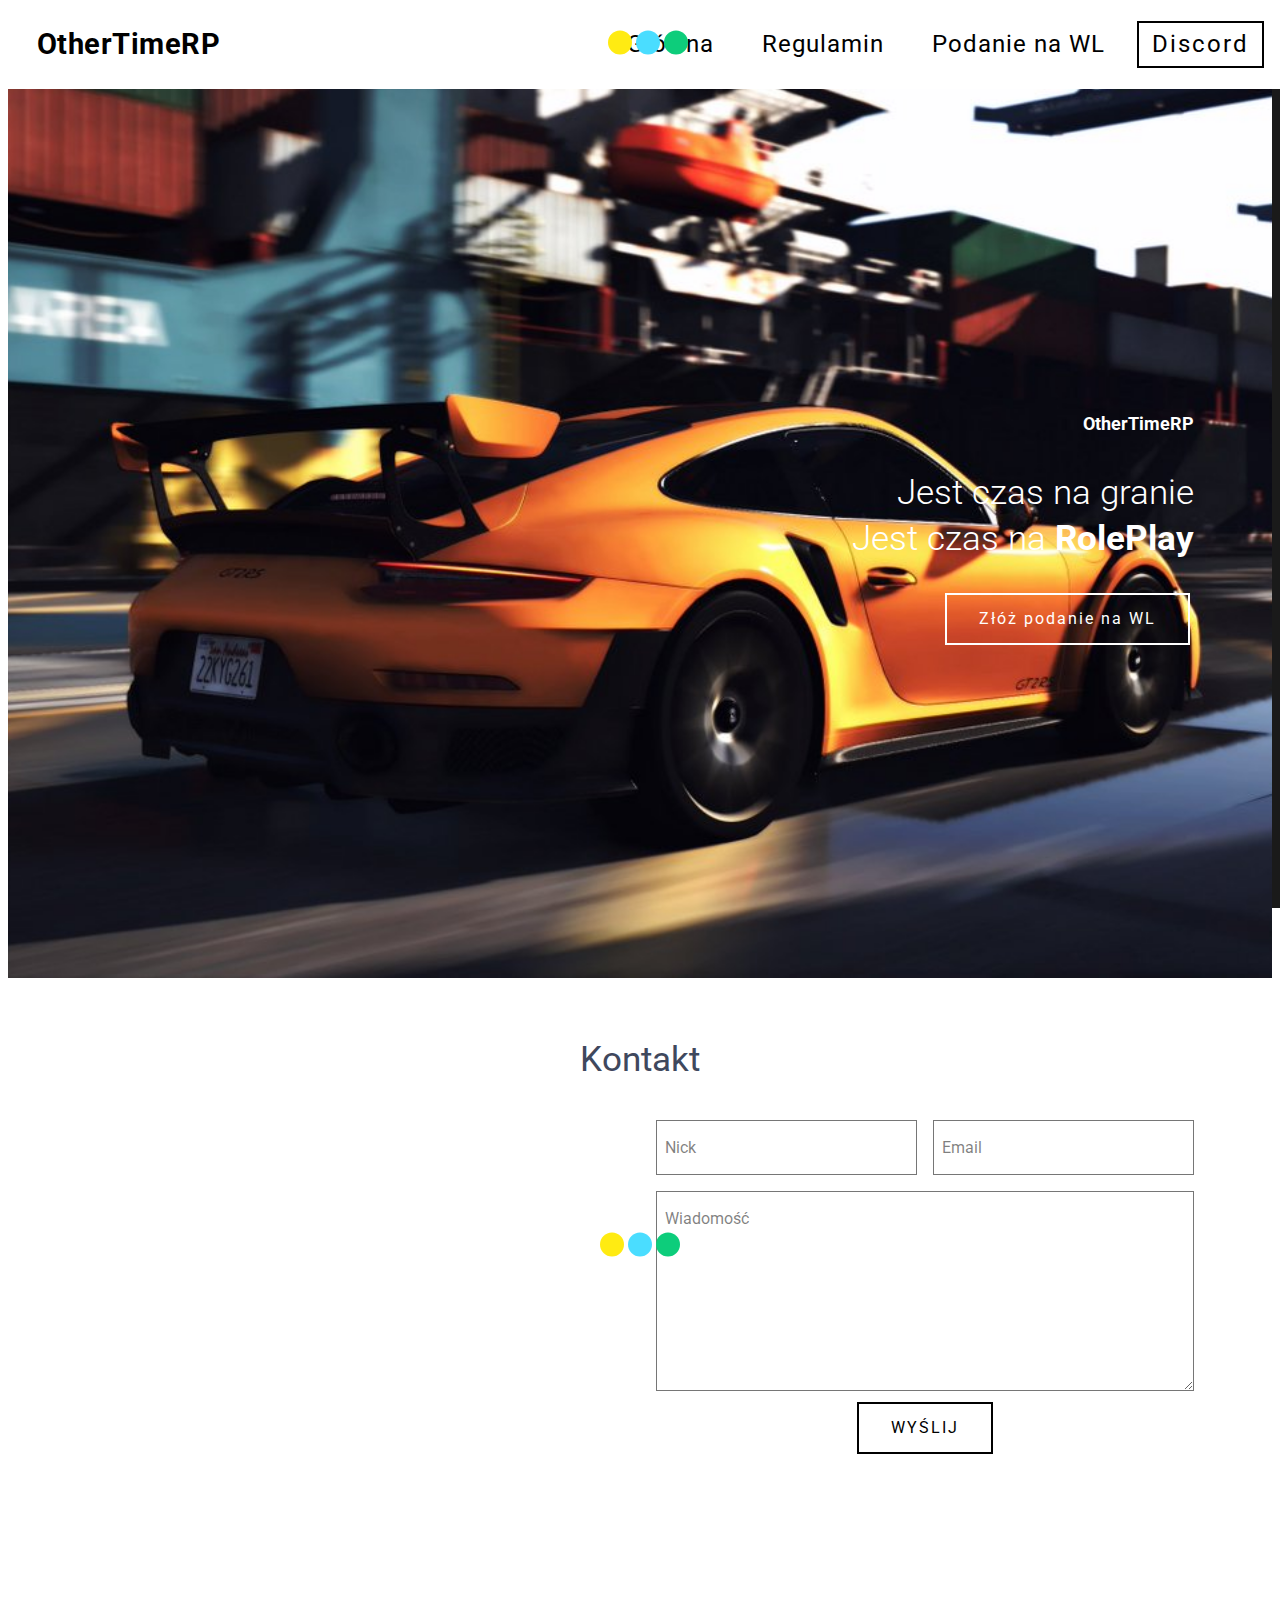
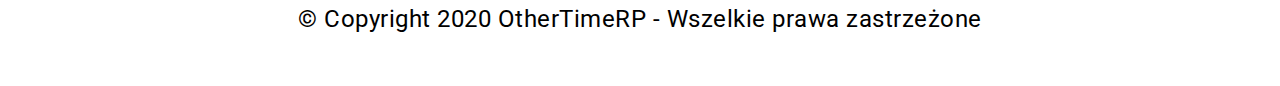
<file: index.html>
<!DOCTYPE html>
<html amp >
<head>
	<!-- Special -->
	<meta name="viewport" content="width=device-width, initial-scale=1.0">
	<link rel="stylesheet" href="style.css">
    <script src="https://cdnjs.cloudflare.com/ajax/libs/jquery/3.5.0/jquery.min.js"></script>
	<!-- End of Special -->
	
	

  <!-- Site made with Mobirise Website Builder v5.0.16, https://mobirise.com -->
  <meta charset="UTF-8">
  <meta http-equiv="X-UA-Compatible" content="IE=edge">
  <meta name="generator" content="Mobirise v5.0.16, mobirise.com">
  <meta name="viewport" content="width=device-width, initial-scale=1, minimum-scale=1">
  <link rel="shortcut icon" href="assets/images/ot-4-90x90.png" type="image/x-icon">
  <meta name="description" content="">
  <meta name="amp-script-src" content="">
  
  <title>Home</title>
  
<link rel="canonical" href="./">
 <style amp-boilerplate>body{-webkit-animation:-amp-start 8s steps(1,end) 0s 1 normal both;-moz-animation:-amp-start 8s steps(1,end) 0s 1 normal both;-ms-animation:-amp-start 8s steps(1,end) 0s 1 normal both;animation:-amp-start 8s steps(1,end) 0s 1 normal both}@-webkit-keyframes -amp-start{from{visibility:hidden}to{visibility:visible}}@-moz-keyframes -amp-start{from{visibility:hidden}to{visibility:visible}}@-ms-keyframes -amp-start{from{visibility:hidden}to{visibility:visible}}@-o-keyframes -amp-start{from{visibility:hidden}to{visibility:visible}}@keyframes -amp-start{from{visibility:hidden}to{visibility:visible}}</style>
<noscript><style amp-boilerplate>body{-webkit-animation:none;-moz-animation:none;-ms-animation:none;animation:none}</style></noscript>
<link href="https://fonts.googleapis.com/css?family=Roboto:100,100i,300,300i,400,400i,500,500i,700,700i,900,900i&display=swap" rel="stylesheet">
 
 <style amp-custom> 
div,span,h1,h2,h3,h4,h5,h6,p,blockquote,a,ol,ul,li,figcaption,textarea,input{font: inherit;}*{-webkit-box-sizing: border-box;box-sizing: border-box;outline: none;}*:focus{outline: none;}body{position: relative;font-style: normal;line-height: 1;color: #3f485d;}section{background-color: #eeeeee;background-position: 50% 50%;background-repeat: no-repeat;background-size: cover;overflow: hidden;padding: 30px 0;}h1,h2,h3,h4,h5,h6{margin: 0;padding: 0;}p,li,blockquote{letter-spacing: 0.5px;line-height: 1.7;}ul,ol,blockquote,p{margin-bottom: 0;margin-top: 0;}a{cursor: pointer;}a,a:hover{text-decoration: none;}a.mbr-iconfont:hover{text-decoration: none;}h1,h2,h3,h4,h5,h6,.display-1,.display-2,.display-4,.display-5,.display-7{word-break: break-word;word-wrap: break-word;}b,strong{font-weight: bold;}blockquote{padding: 10px 0 10px 20px;position: relative;border-left: 3px solid;}input:-webkit-autofill,input:-webkit-autofill:hover,input:-webkit-autofill:focus,input:-webkit-autofill:active{-webkit-transition-delay: 9999s;transition-delay: 9999s;-webkit-transition-property: background-color,color;-o-transition-property: background-color,color;transition-property: background-color,color;}html,body{height: auto;min-height: 100vh;}.mbr-section-title{margin: 0;padding: 0;font-style: normal;line-height: 1.2;width: 100%;}.mbr-section-subtitle{line-height: 1.3;width: 100%;}.mbr-text{font-style: normal;line-height: 1.6;width: 100%;}.mbr-white{color: #ffffff;}.mbr-black{color: #000000;}.align-left{text-align: left;}.align-left .list-item{justify-content: flex-start;}.align-center{text-align: center;}.align-center .list-item{justify-content: center;}.align-right{text-align: right;}.align-right .list-item{justify-content: flex-end;}@media (max-width: 767px){.align-left,.align-center,.align-right{text-align: center;}.align-left .list-item,.align-center .list-item,.align-right .list-item{justify-content: center;}}.mbr-light{font-weight: 300;}.mbr-regular{font-weight: 400;}.mbr-semibold{font-weight: 500;}.mbr-bold{font-weight: 700;}.icons-list a{margin: 0 1rem 0 0;}.icons-list a:last-child{margin: 0;}.mbr-figure{align-self: center;}.hidden{visibility: hidden;}.super-hide{display: none;}.inactive{-webkit-user-select: none;-moz-user-select: none;-ms-user-select: none;user-select: none;pointer-events: none;-webkit-user-drag: none;user-drag: none;}.mbr-overlay{position: absolute;bottom: 0;left: 0;right: 0;top: 0;z-index: 0;}.map-placeholder{display: none;}.google-map,.google-map iframe{position: relative;width: 100%;height: 400px;}amp-img{width: 100%;}amp-img img{max-height: 100%;max-width: 100%;}img.mbr-temp{width: 100%;}.rounded{border-radius: 50%;}.is-builder .nodisplay + img[async],.is-builder .nodisplay + img[decoding="async"],.is-builder amp-img > a + img[async],.is-builder amp-img > a + img[decoding="async"]{display: none;}html:not(.is-builder) amp-img > a{position: absolute;top: 0;bottom: 0;left: 0;right: 0;z-index: 1;}.is-builder .temp-amp-sizer{position: absolute;}.is-builder amp-youtube .temp-amp-sizer,.is-builder amp-vimeo .temp-amp-sizer{position: static;}.mobirise-spinner{position: absolute;top: 50%;left: 40%;margin-left: 10%;-webkit-transform: translate3d(-50%,-50%,0);z-index: 4;}.mobirise-spinner em{width: 24px;height: 24px;background: #3ac;border-radius: 100%;display: inline-block;-webkit-animation: slide 1s infinite;}.mobirise-spinner em:nth-child(1){-webkit-animation-delay: 0.1s;}.mobirise-spinner em:nth-child(2){-webkit-animation-delay: 0.2s;}.mobirise-spinner em:nth-child(3){-webkit-animation-delay: 0.3s;}@-moz-keyframes slide{0%{-webkit-transform: scale(1);}50%{opacity: 0.3;-webkit-transform: scale(2);}100%{-webkit-transform: scale(1);}}@-webkit-keyframes slide{0%{-webkit-transform: scale(1);}50%{opacity: 0.3;-webkit-transform: scale(2);}100%{-webkit-transform: scale(1);}}@-o-keyframes slide{0%{-webkit-transform: scale(1);}50%{opacity: 0.3;-webkit-transform: scale(2);}100%{-webkit-transform: scale(1);}}@keyframes slide{0%{-webkit-transform: scale(1);}50%{opacity: 0.3;-webkit-transform: scale(2);}100%{-webkit-transform: scale(1);}}.mobirise-loader .amp-active > div{display: none;}.iconfont-wrapper{display: inline-block;}.mbr-flex{display: flex;}.flex-wrap{flex-wrap: wrap;}.mbr-jc-s{justify-content: flex-start;}.mbr-jc-c{justify-content: center;}.mbr-jc-e{justify-content: flex-end;}.mbr-row-reverse{flex-direction: row-reverse;}.mbr-column{flex-direction: column;}amp-img,img{height: 100%;width: 100%;}.hidden-slide{display: none;}.visible-slide{display: flex;}section,.container,.container-fluid{position: relative;word-wrap: break-word;}.mbr-fullscreen .mbr-overlay{min-height: 100vh;}.mbr-fullscreen{display: flex;align-items: center;height: 100vh;min-height: 100vh;padding: 3rem 0;}.container{padding: 0 1rem;width: 100%;margin-right: auto;margin-left: auto;}@media (max-width: 767px){.container{max-width: 540px;}} @media (min-width: 768px){.container{max-width: 720px;}} @media (min-width: 992px){.container{max-width: 960px;}} @media (min-width: 1200px){.container{max-width: 1140px;}}.container-fluid{width: 100%;padding: 0 1rem;}.btn{position: relative;font-weight: 400;margin: 0.4rem 0.5rem;border: 2px solid;font-style: normal;white-space: normal;transition: all 0.3s ease-in-out,box-shadow 2s ease-in-out,-webkit-box-shadow 2s ease-in-out;display: inline-flex;align-items: center;justify-content: center;word-break: break-word;line-height: 1;letter-spacing: 2px;}.btn-form{padding: 1rem 2rem;}.btn-form:hover{cursor: pointer;}.btn{padding: 1rem 2rem;border-radius: 0px;}.btn-sm{padding: 0.6rem 0.8rem;border-radius: 0px;}.btn-md{padding: 1rem 2rem;border-radius: 0px;}.btn-lg{padding: 1.2rem 3.2rem;border-radius: 0px;}form .btn,form .mbr-section-btn{margin: 0;}.note-popover .btn:after{display: none;}.mbr-section-btn{margin: 0 -0.25rem;font-size: 0;}nav .mbr-section-btn{margin-left: 0rem;margin-right: 0rem;}.btn .mbr-iconfont,.btn.btn-md .mbr-iconfont{cursor: pointer;margin: 0 0.8rem 0 0;}.btn-sm .mbr-iconfont{margin: 0 0.5rem 0 0;}[type="submit"]{-webkit-appearance: none;}section.menu{min-height: 70px;overflow: visible;padding: 0;}.menu-container{display: flex;-webkit-box-pack: justify;-ms-flex-pack: justify;justify-content: space-between;align-items: center;min-height: 70px;}@media (max-width: 991px){.menu-container{max-width: 100%;padding: 0.5rem 1rem;}} @media (max-width: 767px){.menu-container{padding: 0.5rem 1rem;}}.navbar{z-index: 100;width: 100%;position: absolute;}.navbar-fixed-top{position: fixed;top: 0;}.navbar-brand{display: flex;align-items: center;word-break: break-word;z-index: 1;}.navbar-logo{margin: 0 0.8rem 0 0;}@media (max-width: 767px){.navbar-logo amp-img{max-height: 35px;max-width: 35px;}}.navbar-caption-wrap{display: flex;}.navbar .navbar-collapse{display: flex;-ms-flex-preferred-size: auto;flex-basis: auto;align-items: center;justify-content: flex-end;}@media (max-width: 991px){.navbar .navbar-collapse{display: none;position: absolute;top: 0;right: 0;height: 100vh;overflow-y: auto;padding: 70px 2rem 1rem;z-index: 1;}}@media (max-width: 991px){.navbar.opened .navbar-collapse.show,.navbar.opened .navbar-collapse.collapsing{display: block;}.is-builder .navbar-collapse{position: fixed;}}.navbar-nav{list-style-type: none;display: flex;flex-wrap: wrap;padding-left: 0;min-width: 10rem;}@media (max-width: 991px){.navbar-nav{flex-direction: column;}} .navbar-nav .mbr-iconfont{margin: 0 0.2rem 0 0;}.nav-item{word-break: break-all;}.nav-link{display: flex;align-items: center;justify-content: center;}.nav-link,.navbar-caption{transition: all 0.2s;letter-spacing: 1px;}.nav-dropdown .dropdown-menu{min-width: 10rem;position: absolute;left: 0;padding: 1.25rem 0;}.nav-dropdown .dropdown-menu .dropdown-item{line-height: 2;display: flex;justify-content: center;align-items: center;padding: 0.25rem 1.5rem;white-space: nowrap;}.nav-dropdown .dropdown-menu .dropdown{position: relative;}.dropdown-menu .dropdown:hover > .dropdown-menu{opacity: 1;pointer-events: all;}.nav-dropdown .dropdown-submenu{top: 0;left: 100%;margin: 0;}.nav-item.dropdown{position: relative;}.nav-item.dropdown .dropdown-menu{opacity: 0;pointer-events: none;}.nav-item.dropdown:hover > .dropdown-menu{opacity: 1;pointer-events: all;}.link.dropdown-toggle:after{content: "";margin-left: 0.25rem;border-top: 0.35em solid;border-right: 0.35em solid transparent;border-left: 0.35em solid transparent;border-bottom: 0;}.navbar .dropdown.open > .dropdown-menu{display: block;}@media (max-width: 991px){.is-builder .nav-dropdown .dropdown-menu{position: relative;}.nav-dropdown .dropdown-submenu{left: 0;}.nav-dropdown .dropdown-menu .dropdown-item{padding: 0.25rem 1.5rem;margin: 0;justify-content: center;}.nav-dropdown .dropdown-menu .dropdown-item:after{right: auto;}.navbar.opened .dropdown-menu{top: 0;}.dropdown-toggle[data-toggle="dropdown-submenu"]:after{content: "";margin-left: 0.25rem;border-top: 0.35em solid;border-right: 0.35em solid transparent;border-left: 0.35em solid transparent;border-bottom: 0;top: 55%;}}.navbar-buttons{display: flex;flex-wrap: wrap;align-items: center;justify-content: center;}@media (max-width: 991px){.navbar-buttons{flex-direction: column;}}.menu-social-list{display: flex;align-items: center;justify-content: center;flex-wrap: wrap;}.menu-social-list a{margin: 0 0.5rem;}.menu-social-list a span{font-size: 1.5rem;}button.navbar-toggler{position: absolute;right: 20px;top: 25px;width: 31px;height: 20px;cursor: pointer;transition: all .2s;-ms-flex-item-align: center;-ms-grid-row-align: center;align-self: center;}.hamburger span{position: absolute;right: 0;width: 30px;height: 2px;border-right: 5px;}.hamburger span:nth-child(1){top: 0;transition: all .2s;}.hamburger span:nth-child(2){top: 8px;transition: all .15s;}.hamburger span:nth-child(3){top: 8px;transition: all .15s;}.hamburger span:nth-child(4){top: 16px;transition: all .2s;}nav.opened .navbar-toggler:not(.hide) .hamburger span:nth-child(4),nav.opened .navbar-toggler:not(.hide) .hamburger span:nth-child(1){top: 8px;width: 0;opacity: 0;right: 50%;transition: all .2s;}nav.opened .navbar-toggler:not(.hide) .hamburger span:nth-child(2){transform: rotate(-45deg);transition: all .25s;}nav.opened .navbar-toggler:not(.hide) .hamburger span:nth-child(3){transform: rotate(45deg);transition: all .25s;}.ampstart-btn.hamburger{position: absolute;top: 25px;right: 20px;margin-left: auto;height: 20px;width: 30px;background: none;border: none;cursor: pointer;z-index: 1000;}@media (min-width: 992px){.ampstart-btn,amp-sidebar{display: none;}.dropdown-menu .dropdown-toggle:after{content: "";border-bottom: 0.35em solid transparent;border-left: 0.35em solid;border-right: 0;border-top: 0.35em solid transparent;margin-left: 0.3rem;margin-top: -0.3077em;position: absolute;right: 1.1538em;top: 50%;}}.close-sidebar{width: 30px;height: 30px;position: relative;cursor: pointer;background-color: transparent;border: none;}.close-sidebar span{position: absolute;left: 0;width: 30px;height: 2px;border-right: 5px;top: 14px;}.close-sidebar span:nth-child(1){transform: rotate(-45deg);}.close-sidebar span:nth-child(2){transform: rotate(45deg);}.builder-sidebar{position: relative;height: 100vh;overflow-y: auto;min-width: 10rem;z-index: 1030;padding: 1rem 2rem;max-width: 20rem;}.builder-sidebar .dropdown:hover > .dropdown-menu{position: relative;text-align: center;}section.sidebar-open:before{content: '';position: fixed;top: 0;bottom: 0;right: 0;left: 0;background-color: rgba(0,0,0,0.2);z-index: 1040;}.is-builder section.horizontal-menu .ampstart-btn{display: none;}.is-builder section.horizontal-menu .dropdown-menu{z-index: auto;opacity: 1;pointer-events: auto;}.is-builder .menu{overflow: visible;}#sidebar{background-color: transparent;}.card-title{margin: 0;}.card{position: relative;background-color: transparent;border: none;border-radius: 0;width: 100%;padding: 0 1rem;}@media (max-width: 767px){.card:not(.last-child){padding-bottom: 30px;}} .card .card-img{width: auto;border-radius: 0;}.card .card-wrapper{height: 100%;}@media (max-width: 767px){.card .card-wrapper{flex-direction: column;}} .card img{height: 100%;-o-object-fit: cover;object-fit: cover;-o-object-position: center;object-position: center;}.card-inner,.items-list{display: flex;flex-direction: column;}.items-list{list-style-type: none;padding: 0;}.items-list .list-item{padding: 1rem 2rem;}.card-head{padding: 1.5rem 2rem;}.card-price-wrap{padding: 1rem 2rem;}.card-button{padding: 1rem;margin: 0;}.timeline-wrap{position: relative;}.timeline-wrap .iconBackground{position: absolute;left: 50%;width: 20px;height: 20px;line-height: 30px;text-align: center;border-radius: 50%;font-size: 30px;display: inline-block;background-color: #000000;top: 20px;margin: 0 0 0 -10px;}@media (max-width: 767px){.timeline-wrap .iconBackground{left: 0;}}.separline{position: relative;}@media (max-width: 767px){.separline:not(.last-child){padding-bottom: 2rem;}} .separline:before{position: absolute;content: "";width: 2px;background-color: #000000;left: calc(50% - 1px);height: calc(100% - 20px);top: 40px;}@media (max-width: 767px){.separline:before{left: 0;}}.gallery-img-wrap{position: relative;height: 100%;}.gallery-img-wrap:hover{cursor: pointer;}.gallery-img-wrap:hover .icon-wrap,.gallery-img-wrap:hover .caption-on-hover{opacity: 1;}.gallery-img-wrap:hover:after{opacity: .5;}.gallery-img-wrap amp-img{height: 100%;}.gallery-img-wrap:after{content: "";position: absolute;top: 0;bottom: 0;left: 0;right: 0;background: #000;opacity: 0;transition: opacity 0.2s;pointer-events: none;}.gallery-img-wrap .icon-wrap,.gallery-img-wrap .img-caption{z-index: 3;pointer-events: none;position: absolute;}.gallery-img-wrap .icon-wrap,.gallery-img-wrap .caption-on-hover{opacity: 0;transition: opacity 0.2s;}.gallery-img-wrap .icon-wrap{left: 50%;top: 50%;transform: translate(-50%,-50%);background-color: #fff;padding: .5rem;border-radius: 50%;}.gallery-img-wrap .amp-iconfont{color: #000;font-size: 1rem;width: 1rem;display: block;}.gallery-img-wrap .img-caption{left: 0;right: 0;}.gallery-img-wrap .img-caption.caption-top{top: 0;}.gallery-img-wrap .img-caption.caption-bottom{bottom: 0;}.gallery-img-wrap .img-caption:not(.caption-on-hover):after{content: "";position: absolute;top: 0;left: 0;right: 0;height: 100%;transition: opacity 0.2s;z-index: -1;pointer-events: none;}@media (max-width: 767px){.gallery-img-wrap:after,.gallery-img-wrap:hover:after,.gallery-img-wrap .icon-wrap{display: none;}.gallery-img-wrap .caption-on-hover{opacity: 1;}}.is-builder .gallery-img-wrap .icon-wrap,.is-builder .gallery-img-wrap .img-caption > *{pointer-events: all;}.amp-carousel-button,.dots-wrapper .dots span{transition: all 0.4s;cursor: pointer;outline: none;}.amp-carousel-button{width: 50px;height: 50px;border-radius: 50%;}.dots-wrapper .dots{display: inline-block;margin: 4px 8px;}.dots-wrapper .dots span{display: block;border-radius: 12px;height: 24px;width: 24px;background-color: #ffffff;border: 10px solid #cccccc;opacity: 0.5;}.dots-wrapper .dots span.current{width: 40px;}.dots-wrapper .dots span:hover,.dots-wrapper .dots span.current{opacity: 1;}.amp-carousel-button-next:after{right: 1rem;}.amp-carousel-button-prev:after{left: 1rem;}button.btn-img{cursor: pointer;}.is-builder .preview button.btn-img{opacity: 0.5;position: relative;pointer-events: none;}amp-image-lightbox,.lightbox{background: rgba(0,0,0,0.8);display: flex;flex-wrap: wrap;align-items: center;justify-content: center;width: 100%;height: 100%;overflow: auto;}amp-image-lightbox a.control,.lightbox a.control{position: absolute;cursor: default;top: 0;right: 0;}amp-image-lightbox .close,.lightbox .close{background: none;border: none;position: absolute;top: 16px;right: 16px;height: 32px;width: 32px;cursor: pointer;z-index: 1000;}amp-image-lightbox .close:before,amp-image-lightbox .close:after,.lightbox .close:before,.lightbox .close:after{position: absolute;top: 0;right: 16px;content: ' ';height: 32px;width: 2px;background-color: #fff;}amp-image-lightbox .close:before,.lightbox .close:before{transform: rotate(45deg);}amp-image-lightbox .close:after,.lightbox .close:after{transform: rotate(-45deg);}amp-image-lightbox .video-block,.lightbox .video-block{width: 100%;}div[submit-success] > *,div[submit-error] > *{padding: 15px;margin-bottom: 1rem;}.form-block{z-index: 1;background-color: transparent;padding: 30px;position: relative;overflow: hidden;}.form-block .mbr-overlay{z-index: -1;}@media (max-width: 991px){.form-block{padding: 15px;}}form input,form textarea,form select{padding: 15px 0.5rem;line-height: 1.45;width: 100%;background: #ffffff;border-width: 1px;border-style: solid;border-color: #767676;border-radius: 0;color: #000000;}form input[type="checkbox"],form input[type="radio"]{border: none;background: none;width: auto;}form .field{padding-bottom: 0.5rem;padding-top: 0.5rem;}form textarea.field-input{height: 200px;}form .fieldset{display: flex;justify-content: center;flex-wrap: wrap;align-items: center;}textarea[type="hidden"]{display: none;}.form-check{margin-bottom: 0;}.form-check-label{padding-left: 0;}.form-check-input{position: relative;margin: 4px;}.form-check-inline{display: inline-flex;align-items: center;padding-left: 0;margin-right: .75rem;}.mbr-row,.mbr-form-row{display: -webkit-box;display: -ms-flexbox;display: flex;-ms-flex-wrap: wrap;flex-wrap: wrap;margin-left: -1rem;margin-right: -1rem;}.mbr-form-row{margin-left: -0.5rem;margin-right: -0.5rem;}.mbr-form-row > [class*="mbr-col"]{padding-left: 0.5rem;padding-right: 0.5rem;}@media (max-width: 767px){.mbr-col,.mbr-col-auto{padding-right: 1rem;padding-left: 1rem;}.mbr-col-sm-12{-ms-flex: 0 0 100%;-webkit-box-flex: 0;flex: 0 0 100%;max-width: 100%;padding-right: 1rem;padding-left: 1rem;}}@media (min-width: 768px){.mbr-col,.mbr-col-auto{padding-right: 1rem;padding-left: 1rem;}.mbr-col-md-2{-ms-flex: 0 0 16.6666666667%;-webkit-box-flex: 0;flex: 0 0 16.6666666667%;max-width: 16.6666666667%;padding-right: 1rem;padding-left: 1rem;}.mbr-col-md-3{-ms-flex: 0 0 25%;-webkit-box-flex: 0;flex: 0 0 25%;max-width: 25%;padding-right: 1rem;padding-left: 1rem;}.mbr-col-md-4{-ms-flex: 0 0 33.3333333333%;-webkit-box-flex: 0;flex: 0 0 33.3333333333%;max-width: 33.3333333333%;padding-right: 1rem;padding-left: 1rem;}.mbr-col-md-5{-ms-flex: 0 0 41.6666666667%;-webkit-box-flex: 0;flex: 0 0 41.6666666667%;max-width: 41.6666666667%;padding-right: 1rem;padding-left: 1rem;}.mbr-col-md-6{-ms-flex: 0 0 50%;-webkit-box-flex: 0;flex: 0 0 50%;max-width: 50%;padding-right: 1rem;padding-left: 1rem;}.mbr-col-md-7{-ms-flex: 0 0 58.3333333333%;-webkit-box-flex: 0;flex: 0 0 58.3333333333%;max-width: 58.3333333333%;padding-right: 1rem;padding-left: 1rem;}.mbr-col-md-8{-ms-flex: 0 0 66.6666666667%;-webkit-box-flex: 0;flex: 0 0 66.6666666667%;max-width: 66.6666666667%;padding-right: 1rem;padding-left: 1rem;}.mbr-col-md-10{-ms-flex: 0 0 83.3333333333%;-webkit-box-flex: 0;flex: 0 0 83.3333333333%;max-width: 83.3333333333%;padding-right: 1rem;padding-left: 1rem;}.mbr-col-md-12{-ms-flex: 0 0 100%;-webkit-box-flex: 0;flex: 0 0 100%;max-width: 100%;padding-right: 1rem;padding-left: 1rem;}}.mbr-col{-ms-flex: 1 1 auto;-webkit-box-flex: 1;flex: 1 1 auto;max-width: 100%;}.mbr-col-auto{-ms-flex: 0 0 auto;flex: 0 0 auto;width: auto;}@media (min-width: 992px){.mbr-col,.mbr-col-auto{padding-right: 1rem;padding-left: 1rem;}.mbr-col-lg-2{-ms-flex: 0 0 16.6666666667%;-webkit-box-flex: 0;flex: 0 0 16.6666666667%;max-width: 16.6666666667%;padding-right: 1rem;padding-left: 1rem;}.mbr-col-lg-3{-ms-flex: 0 0 25%;-webkit-box-flex: 0;flex: 0 0 25%;max-width: 25%;padding-right: 1rem;padding-left: 1rem;}.mbr-col-lg-4{-ms-flex: 0 0 33.3333333333%;-webkit-box-flex: 0;flex: 0 0 33.3333333333%;max-width: 33.3333333333%;padding-right: 1rem;padding-left: 1rem;}.mbr-col-lg-5{-ms-flex: 0 0 41.6666666667%;-webkit-box-flex: 0;flex: 0 0 41.6666666667%;max-width: 41.6666666667%;padding-right: 1rem;padding-left: 1rem;}.mbr-col-lg-6{-ms-flex: 0 0 50%;-webkit-box-flex: 0;flex: 0 0 50%;max-width: 50%;padding-right: 1rem;padding-left: 1rem;}.mbr-col-lg-7{-ms-flex: 0 0 58.3333333333%;-webkit-box-flex: 0;flex: 0 0 58.3333333333%;max-width: 58.3333333333%;padding-right: 1rem;padding-left: 1rem;}.mbr-col-lg-8{-ms-flex: 0 0 66.6666666667%;-webkit-box-flex: 0;flex: 0 0 66.6666666667%;max-width: 66.6666666667%;padding-right: 1rem;padding-left: 1rem;}.mbr-col-lg-9{-ms-flex: 0 0 75%;-webkit-box-flex: 0;flex: 0 0 75%;max-width: 75%;padding-right: 1rem;padding-left: 1rem;}.mbr-col-lg-10{-ms-flex: 0 0 83.3333333333%;-webkit-box-flex: 0;flex: 0 0 83.3333333333%;max-width: 83.3333333333%;padding-right: 1rem;padding-left: 1rem;}.mbr-col-lg-12{-ms-flex: 0 0 100%;-webkit-box-flex: 0;flex: 0 0 100%;max-width: 100%;padding-right: 1rem;padding-left: 1rem;}}@media (min-width: 992px){.lg-pb{padding-bottom: 3rem;}}@media (max-width: 991px){.md-pb{padding-bottom: 3rem;}}.mbr-pt-1,.mbr-py-1{padding-top: 10px;}.mbr-pb-1,.mbr-py-1{padding-bottom: 10px;}.mbr-px-1{padding-left: 10px;padding-right: 10px;}.mbr-p-1{padding: 10px;}.mbr-pt-2,.mbr-py-2{padding-top: 1rem;}.mbr-pb-2,.mbr-py-2{padding-bottom: 1rem;}.mbr-px-2{padding-left: 1rem;padding-right: 1rem;}.mbr-p-2{padding: 1rem;}.mbr-pt-3,.mbr-py-3{padding-top: 25px;}.mbr-pb-3,.mbr-py-3{padding-bottom: 25px;}.mbr-px-3{padding-left: 25px;padding-right: 25px;}.mbr-p-3{padding: 25px;}.mbr-pt-4,.mbr-py-4{padding-top: 2rem;}.mbr-pb-4,.mbr-py-4{padding-bottom: 2rem;}.mbr-px-4{padding-left: 2rem;padding-right: 2rem;}.mbr-p-4{padding: 2rem;}.mbr-pt-5,.mbr-py-5{padding-top: 3rem;}.mbr-pb-5,.mbr-py-5{padding-bottom: 3rem;}.mbr-px-5{padding-left: 3rem;padding-right: 3rem;}.mbr-p-5{padding: 3rem;}@media (max-width: 991px){.mbr-py-4,.mbr-py-5{padding-top: 1rem;padding-bottom: 1rem;}.mbr-px-4,.mbr-px-5{padding-left: 1rem;padding-right: 1rem;}.mbr-p-3,.mbr-p-4,.mbr-p-5{padding: 1rem;}}.mbr-ml-auto{margin-left: auto;}.mbr-mr-auto{margin-right: auto;}.mbr-m-auto{margin: auto;}#scrollToTopMarker{position: absolute;width: 0px;height: 0px;top: 300px;}#scrollToTopButton{position: fixed;bottom: 25px;right: 25px;opacity: .4;z-index: 5000;font-size: 32px;height: 60px;width: 60px;border: none;border-radius: 3px;cursor: pointer;}#scrollToTopButton:focus{outline: none;}#scrollToTopButton a:before{content: '';position: absolute;height: 40%;top: 36%;width: 2px;left: calc(50% - 1px);}#scrollToTopButton a:after{content: '';position: absolute;border-top: 2px solid;border-right: 2px solid;width: 40%;height: 40%;left: calc(30% - 1px);bottom: 30%;transform: rotate(-45deg);}.is-builder #scrollToTopButton a:after{left: 30%;}a{font-style: normal;font-weight: 400;}@media (max-width: 767px){.mbr-section-btn,.mbr-section-title{text-align: center;}}
body{font-family: Roboto;}blockquote{border-color: #ffeb12;}div[submit-success] > *{background: #0dcd7b;color: #000000;}div[submit-error] > *{background: #a0a0a0;color: #ffffff;}.display-1{font-family: 'Roboto',sans-serif;font-size: 1.1rem;}.display-2{font-family: 'Roboto',sans-serif;font-size: 2.2rem;}.display-4{font-family: 'Roboto',sans-serif;font-size: 1rem;}.display-5{font-family: 'Roboto',sans-serif;font-size: 1.8rem;}.display-7{font-family: 'Roboto',sans-serif;font-size: 1.5rem;}.display-1 .mbr-iconfont-btn{font-size: 1.1rem;width: 1.1rem;}.display-2 .mbr-iconfont-btn{font-size: 2.2rem;width: 2.2rem;}.display-4 .mbr-iconfont-btn{font-size: 1rem;width: 1rem;}.display-5 .mbr-iconfont-btn{font-size: 1.8rem;width: 1.8rem;}.display-7 .mbr-iconfont-btn{font-size: 1.5rem;width: 1.5rem;}@media (max-width: 768px){.display-1{font-size: 0.88rem;font-size: calc( 1.0350000000000001rem + (1.1 - 1.0350000000000001) * ((100vw - 20rem) / (48 - 20)));line-height: calc( 1.4 * (1.0350000000000001rem + (1.1 - 1.0350000000000001) * ((100vw - 20rem) / (48 - 20))));}.display-2{font-size: 1.76rem;font-size: calc( 1.42rem + (2.2 - 1.42) * ((100vw - 20rem) / (48 - 20)));line-height: calc( 1.4 * (1.42rem + (2.2 - 1.42) * ((100vw - 20rem) / (48 - 20))));}.display-4{font-size: 0.8rem;font-size: calc( 1rem + (1 - 1) * ((100vw - 20rem) / (48 - 20)));line-height: calc( 1.4 * (1rem + (1 - 1) * ((100vw - 20rem) / (48 - 20))));}.display-5{font-size: 1.44rem;font-size: calc( 1.28rem + (1.8 - 1.28) * ((100vw - 20rem) / (48 - 20)));line-height: calc( 1.4 * (1.28rem + (1.8 - 1.28) * ((100vw - 20rem) / (48 - 20))));}}.bg-primary{background-color: #ffeb12;}.bg-success{background-color: #0dcd7b;}.bg-info{background-color: #8282e7;}.bg-warning{background-color: #767676;}.bg-danger{background-color: #a0a0a0;}.btn-primary,.btn-primary:active,.btn-primary.active{background-color: #ffeb12;border-color: #ffeb12;color: #121000;}.btn-primary:hover,.btn-primary:focus,.btn-primary.focus{color: #121000;background-color: #c4b400;border-color: #c4b400;}.btn-primary.disabled,.btn-primary:disabled{color: #121000;background-color: #c4b400;border-color: #c4b400;}.btn-secondary,.btn-secondary:active,.btn-secondary.active{background-color: #4addff;border-color: #4addff;color: #003c4a;}.btn-secondary:hover,.btn-secondary:focus,.btn-secondary.focus{color: #003c4a;background-color: #00cdfd;border-color: #00cdfd;}.btn-secondary.disabled,.btn-secondary:disabled{color: #003c4a;background-color: #00cdfd;border-color: #00cdfd;}.btn-info,.btn-info:active,.btn-info.active{background-color: #8282e7;border-color: #8282e7;color: #ffffff;}.btn-info:hover,.btn-info:focus,.btn-info.focus{color: #ffffff;background-color: #4242db;border-color: #4242db;}.btn-info.disabled,.btn-info:disabled{color: #ffffff;background-color: #4242db;border-color: #4242db;}.btn-success,.btn-success:active,.btn-success.active{background-color: #0dcd7b;border-color: #0dcd7b;color: #ffffff;}.btn-success:hover,.btn-success:focus,.btn-success.focus{color: #ffffff;background-color: #088550;border-color: #088550;}.btn-success.disabled,.btn-success:disabled{color: #ffffff;background-color: #088550;border-color: #088550;}.btn-warning,.btn-warning:active,.btn-warning.active{background-color: #767676;border-color: #767676;color: #ffffff;}.btn-warning:hover,.btn-warning:focus,.btn-warning.focus{color: #ffffff;background-color: #505050;border-color: #505050;}.btn-warning.disabled,.btn-warning:disabled{color: #ffffff;background-color: #505050;border-color: #505050;}.btn-danger,.btn-danger:active,.btn-danger.active{background-color: #a0a0a0;border-color: #a0a0a0;color: #ffffff;}.btn-danger:hover,.btn-danger:focus,.btn-danger.focus{color: #ffffff;background-color: #7a7a7a;border-color: #7a7a7a;}.btn-danger.disabled,.btn-danger:disabled{color: #ffffff;background-color: #7a7a7a;border-color: #7a7a7a;}.btn-black,.btn-black:active,.btn-black.active{background-color: #333333;border-color: #333333;color: #ffffff;}.btn-black:hover,.btn-black:focus,.btn-black.focus{color: #ffffff;background-color: #0d0d0d;border-color: #0d0d0d;}.btn-black.disabled,.btn-black:disabled{color: #ffffff;background-color: #0d0d0d;border-color: #0d0d0d;}.btn-white,.btn-white:active,.btn-white.active{background-color: #ffffff;border-color: #ffffff;color: #808080;}.btn-white:hover,.btn-white:focus,.btn-white.focus{color: #808080;background-color: #d9d9d9;border-color: #d9d9d9;}.btn-white.disabled,.btn-white:disabled{color: #808080;background-color: #d9d9d9;border-color: #d9d9d9;}.btn-white,.btn-white:active,.btn-white.active{color: #333333;}.btn-white:hover,.btn-white:focus,.btn-white.focus{color: #333333;}.btn-white.disabled,.btn-white:disabled{color: #333333;}.btn-primary-outline,.btn-primary-outline:active,.btn-primary-outline.active{background: none;border-color: #ab9d00;color: #ab9d00;}.btn-primary-outline:hover,.btn-primary-outline:focus,.btn-primary-outline.focus{color: #121000;background-color: #ffeb12;border-color: #ffeb12;}.btn-primary-outline.disabled,.btn-primary-outline:disabled{color: #121000;background-color: #ffeb12;border-color: #ffeb12;}.btn-secondary-outline,.btn-secondary-outline:active,.btn-secondary-outline.active{background: none;border-color: #00b8e3;color: #00b8e3;}.btn-secondary-outline:hover,.btn-secondary-outline:focus,.btn-secondary-outline.focus{color: #003c4a;background-color: #4addff;border-color: #4addff;}.btn-secondary-outline.disabled,.btn-secondary-outline:disabled{color: #003c4a;background-color: #4addff;border-color: #4addff;}.btn-info-outline,.btn-info-outline:active,.btn-info-outline.active{background: none;border-color: #2c2cd7;color: #2c2cd7;}.btn-info-outline:hover,.btn-info-outline:focus,.btn-info-outline.focus{color: #ffffff;background-color: #8282e7;border-color: #8282e7;}.btn-info-outline.disabled,.btn-info-outline:disabled{color: #ffffff;background-color: #8282e7;border-color: #8282e7;}.btn-success-outline,.btn-success-outline:active,.btn-success-outline.active{background: none;border-color: #076d41;color: #076d41;}.btn-success-outline:hover,.btn-success-outline:focus,.btn-success-outline.focus{color: #ffffff;background-color: #0dcd7b;border-color: #0dcd7b;}.btn-success-outline.disabled,.btn-success-outline:disabled{color: #ffffff;background-color: #0dcd7b;border-color: #0dcd7b;}.btn-warning-outline,.btn-warning-outline:active,.btn-warning-outline.active{background: none;border-color: #434343;color: #434343;}.btn-warning-outline:hover,.btn-warning-outline:focus,.btn-warning-outline.focus{color: #ffffff;background-color: #767676;border-color: #767676;}.btn-warning-outline.disabled,.btn-warning-outline:disabled{color: #ffffff;background-color: #767676;border-color: #767676;}.btn-danger-outline,.btn-danger-outline:active,.btn-danger-outline.active{background: none;border-color: #6d6d6d;color: #6d6d6d;}.btn-danger-outline:hover,.btn-danger-outline:focus,.btn-danger-outline.focus{color: #ffffff;background-color: #a0a0a0;border-color: #a0a0a0;}.btn-danger-outline.disabled,.btn-danger-outline:disabled{color: #ffffff;background-color: #a0a0a0;border-color: #a0a0a0;}.btn-black-outline,.btn-black-outline:active,.btn-black-outline.active{background: none;border-color: #000000;color: #000000;}.btn-black-outline:hover,.btn-black-outline:focus,.btn-black-outline.focus{color: #ffffff;background-color: #333333;border-color: #333333;}.btn-black-outline.disabled,.btn-black-outline:disabled{color: #ffffff;background-color: #333333;border-color: #333333;}.btn-white-outline,.btn-white-outline:active,.btn-white-outline.active{background: none;border-color: #ffffff;color: #ffffff;}.btn-white-outline:hover,.btn-white-outline:focus,.btn-white-outline.focus{color: #333333;background-color: #ffffff;border-color: #ffffff;}.text-primary{color: #ffeb12;}.text-secondary{color: #4addff;}.text-success{color: #0dcd7b;}.text-info{color: #8282e7;}.text-warning{color: #767676;}.text-danger{color: #a0a0a0;}.text-white{color: #ffffff;}.text-black{color: #000000;}a.text-primary:hover,a.text-primary:focus{color: #ab9d00;}a.text-secondary:hover,a.text-secondary:focus{color: #00b8e3;}a.text-success:hover,a.text-success:focus{color: #076d41;}a.text-info:hover,a.text-info:focus{color: #2c2cd7;}a.text-warning:hover,a.text-warning:focus{color: #434343;}a.text-danger:hover,a.text-danger:focus{color: #6d6d6d;}a.text-white:hover,a.text-white:focus{color: #b3b3b3;}a.text-black:hover,a.text-black:focus{color: #4d4d4d;}.alert-success{background-color: #0dcd7b;}.alert-info{background-color: #8282e7;}.alert-warning{background-color: #767676;}.alert-danger{background-color: #a0a0a0;}a,a:hover{color: #ffeb12;}.mbr-plan-header.bg-primary .mbr-plan-subtitle,.mbr-plan-header.bg-primary .mbr-plan-price-desc{color: #fffcde;}.mbr-plan-header.bg-success .mbr-plan-subtitle,.mbr-plan-header.bg-success .mbr-plan-price-desc{color: #acfad9;}.mbr-plan-header.bg-info .mbr-plan-subtitle,.mbr-plan-header.bg-info .mbr-plan-price-desc{color: #ffffff;}.mbr-plan-header.bg-warning .mbr-plan-subtitle,.mbr-plan-header.bg-warning .mbr-plan-price-desc{color: #b6b6b6;}.mbr-plan-header.bg-danger .mbr-plan-subtitle,.mbr-plan-header.bg-danger .mbr-plan-price-desc{color: #e0e0e0;}.mobirise-spinner em:nth-child(1){background: #ffeb12;}.mobirise-spinner em:nth-child(2){background: #4addff;}.mobirise-spinner em:nth-child(3){background: #0dcd7b;}#scrollToTopMarker{display: none;}#scrollToTopButton{background-color: #4ea2e3;}#scrollToTopButton a:before{background: #ffffff;}#scrollToTopButton a:after{border-top-color: #ffffff;border-right-color: #ffffff;}.cid-s7lEGZhoEI{min-height: 80px;}.cid-s7lEGZhoEI .brand-name{color: #000000;margin: 0;}.cid-s7lEGZhoEI .hamburger span,.cid-s7lEGZhoEI .close-sidebar span{background: #4ea2e3;}.cid-s7lEGZhoEI .nav-dropdown .dropdown-menu .dropdown-item{font-weight: 400;width: 100%;text-align: inherit;}.cid-s7lEGZhoEI .navbar{min-height: 80px;background: #ffffff;}@media (max-width: 991px){.cid-s7lEGZhoEI .navbar .navbar-brand{flex-shrink: initial;}}.cid-s7lEGZhoEI .navbar-brand{flex-shrink: 0;margin-right: 0;padding: 0;}@media (min-width: 992px){.cid-s7lEGZhoEI .navbar-expand-lg .navbar-nav .nav-link{padding: 0;}.cid-s7lEGZhoEI .navbar-nav .nav-link{margin: .667em 1em;}}.cid-s7lEGZhoEI .navbar-dropdown{padding: .5rem 0;}.cid-s7lEGZhoEI .builder-sidebar,.cid-s7lEGZhoEI .collapse,.cid-s7lEGZhoEI .navbar.navbar-expand-lg .dropdown .dropdown-menu{background-color: #ffffff;}@media (max-width: 991px){.cid-s7lEGZhoEI .navbar-nav a{padding: 0.5rem 0;margin: 0 0 10px;}}.cid-s7lEGZhoEI .close-sidebar:focus{outline: 2px auto #ffeb12;}.cid-s7lEGZhoEI amp-img{height: 45px;width: 45px;}.cid-s7lEGZhoEI amp-img img{object-fit: contain;}.cid-s7lEQ4jhpL{background-image: url("assets/images/daljwsvwkaec-t7.jpg");}.cid-s7m0G2lowX{padding-top: 60px;padding-bottom: 60px;background-color: #ffffff;}.cid-s7m0G2lowX img{object-fit: cover;}.cid-s7m0G2lowX input,.cid-s7m0G2lowX textarea,.cid-s7m0G2lowX select{color: #000000;border-color: #767676;background: #ffffff;}.cid-s7m0G2lowX input:hover,.cid-s7m0G2lowX textarea:hover,.cid-s7m0G2lowX select:hover,.cid-s7m0G2lowX input:focus,.cid-s7m0G2lowX textarea:focus,.cid-s7m0G2lowX select:focus{border-color: #ffeb12;}.cid-s7m0G2lowX input::-webkit-input-placeholder{color: rgba(0,0,0,0.5);}.cid-s7m0G2lowX input::-moz-placeholder{color: rgba(0,0,0,0.5);}.cid-s7m0G2lowX textarea::-webkit-input-placeholder{color: rgba(0,0,0,0.5);}.cid-s7m0G2lowX textarea::-moz-placeholder{color: rgba(0,0,0,0.5);}.cid-s9bhviNedy{padding-top: 0px;padding-bottom: 0px;background-color: #ffffff;}.cid-s9bhviNedy .mbr-text{color: #ffffff;}.cid-s7m0IT89oG{padding-top: 30px;padding-bottom: 30px;background-color: #ffffff;}.cid-s7m0IT89oG .mbr-text{color: #000000;}
.engine{position: absolute;text-indent: -2400px;text-align: center;padding: 0;top: 0;left: -2400px;}[class*="-iconfont"]{display: inline-flex;}</style>
 
  <script async  src="https://cdn.ampproject.org/v0.js"></script>
  <script async custom-element="amp-analytics" src="https://cdn.ampproject.org/v0/amp-analytics-0.1.js"></script>
  <script async custom-element="amp-sidebar" src="https://cdn.ampproject.org/v0/amp-sidebar-0.1.js"></script>
  <script async custom-element="amp-form" src="https://cdn.ampproject.org/v0/amp-form-0.1.js"></script>
  <script async custom-template="amp-mustache" src="https://cdn.ampproject.org/v0/amp-mustache-0.2.js"></script>
  <script async custom-element="amp-bind" src="https://cdn.ampproject.org/v0/amp-bind-0.1.js"></script>
  
  
  
</head>
<body>
	<div class="loader-container">
        <div class="loader"></div>
    </div>
	
	<script>
        $(window).on("load",function(){
            $(".loader-container").fadeOut(6000);
        });
    </script>
	
		<amp-sidebar id="sidebar" class="cid-s7lEGZhoEI" layout="nodisplay" side="right">
        <div class="builder-sidebar" id="builder-sidebar">
            <button on="tap:sidebar.close" class="close-sidebar">
                <span></span>
                <span></span>
            </button>
        
            
            <ul class="navbar-nav nav-dropdown" data-app-modern-menu="true"><li class="nav-item"><a class="nav-link link text-black display-7" href="index.html">Główna</a></li><li class="nav-item"><a class="nav-link link text-black display-7" href="regulamin.html">Regulamin</a></li><li class="nav-item"><a class="nav-link link text-black display-7" href="podania_wl.html">Podanie na WL</a></li></ul>
            
            <div class="navbar-buttons mbr-section-btn align-center"><a class="btn btn-sm btn-black-outline display-7" href="https://discord.gg/5ZhrSXu" target="_blank">Discord</a></div>
      </div>
    </amp-sidebar>
  
  <section class="menu horizontal-menu cid-s7lEGZhoEI" id="menu2-1">

    
    

    <nav class="navbar navbar-dropdown navbar-expand-lg navbar-fixed-top">
       <div class="menu-container container-fluid"> 
      <div class="navbar-brand">
          <span class="navbar-logo">
              <amp-img src="assets/images/ot-4-90x90.png" layout="responsive" width="45" height="45" alt="Mobirise" class="mobirise-loader">
                  <div placeholder="" class="placeholder">
                                <div class="mobirise-spinner">
                                    <em></em>
                                    <em></em>
                                    <em></em>
                                </div></div>
                  
              </amp-img>
          </span>
          <p class="brand-name mbr-fonts-style mbr-bold display-5">OtherTimeRP</p>
      </div>
      <div class="collapse navbar-collapse" id="navbarSupportedContent">
            
            <ul class="navbar-nav nav-dropdown" data-app-modern-menu="true"><li class="nav-item"><a class="nav-link link text-black display-7" href="index.html">Główna</a></li><li class="nav-item"><a class="nav-link link text-black display-7" href="regulamin.html">Regulamin</a></li><li class="nav-item"><a class="nav-link link text-black display-7" href="podania_wl.html">Podanie na WL</a></li></ul>
            
            <div class="navbar-buttons mbr-section-btn align-center"><a class="btn btn-sm btn-black-outline display-7" href="https://discord.gg/5ZhrSXu" target="_blank">Discord</a></div>
      </div>
      
      <button on="tap:sidebar.toggle" class="ampstart-btn hamburger sticky-but">
        <span></span>
        <span></span>
        <span></span>
        <span></span>
    </button>
        </div>
    </nav>

  <!-- AMP plug -->
    

</section>

<section class="engine"><a href="https://mobirise.info/y">html site templates</a></section><section class="header1 cid-s7lEQ4jhpL mbr-fullscreen" id="header1-2">

    

    <div class="container">
        <h1 class="mbr-section-title mbr-fonts-style align-right mbr-bold mbr-white mbr-pt-1 mbr-pb-3 display-1">OtherTimeRP</h1>
        <h3 class="mbr-section-subtitle mbr-fonts-style align-right mbr-white mbr-light mbr-pt-1 mbr-pb-3 display-2">Jest czas na granie<br>Jest czas na <strong>RolePlay</strong></h3>
        
        <div class="mbr-section-btn align-right"><a class="btn btn-md btn-white-outline display-4" href="https://mobiri.se">Złóż podanie na WL</a></div>
    </div>

</section>

<section class="contacts6 cid-s7m0G2lowX" id="contacts6-i">

    

    <div class="container">
        <h2 class="align-center mbr-fonts-style mbr-section-title display-2">
            Kontakt</h2>
        

        <div class="mbr-row mbr-jc-c main-row mbr-pt-4">
            <div class="mbr-col-md-12 mbr-col-sm-12 mbr-col-lg-6 img-content md-pb">
                <amp-img src="assets/images/maxresdefault-1.jpeg" alt="Mobirise" width="756.6222222222223" height="425.6" layout="responsive" class="mobirise-loader">
                    <div placeholder="" class="placeholder">
                                <div class="mobirise-spinner">
                                    <em></em>
                                    <em></em>
                                    <em></em>
                                </div></div>
                    
                </amp-img>
            </div>


            <div class="mbr-col-md-12 mbr-col-sm-12 form-content mbr-col-lg-6">
                <div class="form-wrap" data-form-type="formoid">
                  <form class="mbr-form" method="post" target="_top" action-xhr="https://formoid.net/api/amp-form/push" data-form-title="Mobirise Form" id="myFormcontacts6i" on="submit:myFormcontacts6i.clear;submit-success:AMP.setState({myStatecontacts6i:{formdata11contacts6i:{stateformdata11contacts6i: '', valueformdata11contacts6i: ''}, formdata01contacts6i:{stateformdata01contacts6i: '', valueformdata01contacts6i: ''}, formdata31contacts6i:{stateformdata31contacts6i: '', valueformdata31contacts6i: ''}}});submit-error:AMP.setState({myStatecontacts6i:{formdata11contacts6i:{stateformdata11contacts6i: myStatecontacts6i.formdata11contacts6i.valueformdata11contacts6i}, formdata01contacts6i:{stateformdata01contacts6i: myStatecontacts6i.formdata01contacts6i.valueformdata01contacts6i}, formdata31contacts6i:{stateformdata31contacts6i: myStatecontacts6i.formdata31contacts6i.valueformdata31contacts6i}}})"><amp-state id="myStatecontacts6i"><script type="application/json"> {"formdata11contacts6i":{ "stateformdata11contacts6i": "", "valueformdata11contacts6i": ""},"formdata01contacts6i":{ "stateformdata01contacts6i": "", "valueformdata01contacts6i": ""},"formdata31contacts6i":{ "stateformdata31contacts6i": "", "valueformdata31contacts6i": ""}}</script></amp-state><input type="hidden" name="email" data-form-email="true" value="sux5RcNi9s3q+DmAPeXKMAfovMRf8tt1pswp+ecvQh71w3xaUHmkyNAshmjWC9a4ZRuSnHyE27u+zrSs2bymmRu99rBvFZ6hyd9qrblbhn8SHwL8x9SV+yJHmUILLLuL">
                      <div class="mbr-form-row">
                        <div submit-success="" class="mbr-col-sm-12 mbr-col-md-12">
                            <template data-form-alert="" type="amp-mustache">Wysłano!</template>
                        </div>
                        <div submit-error="" class="mbr-col-sm-12 mbr-col-md-12">
                            <template data-form-alert="" type="amp-mustache">Failed! {{error}}</template>
                        </div>
                      </div>
                      <div class="mbr-form-row" data-for="form[data][1][1]">
                          <div class="field mbr-col-sm-12 mbr-col" data-for="form[data][1][1]">
                              <input type="hidden" name="form[data][0][0]" value="Name" id="form[data][1][0]-contacts6-i" data-form-field="">
                              <input [value]="myStatecontacts6i.formdata11contacts6i.stateformdata11contacts6i" on="change:AMP.setState({myStatecontacts6i:{formdata11contacts6i:{valueformdata11contacts6i: event.value}}})" class="field-input display-4" type="text" name="form[data][0][1]" data-form-field="Name" placeholder="Nick" required="" id="form[data][1][1]-contacts6-i">
                          </div>
                          
                          <div class="field mbr-col-sm-12 mbr-col" data-for="form[data][0][1]">
                              <input type="hidden" name="form[data][1][0]" value="Email" id="form[data][0][0]-contacts6-i" data-form-field="">
                              <input [value]="myStatecontacts6i.formdata01contacts6i.stateformdata01contacts6i" on="change:AMP.setState({myStatecontacts6i:{formdata01contacts6i:{valueformdata01contacts6i: event.value}}})" class="field-input display-4" type="email" name="form[data][1][1]" data-form-field="Email" placeholder="Email" required="" id="form[data][0][1]-contacts6-i">
                          </div>
                          <div class="area field mbr-col-sm-12 mbr-col-md-12 mbr-col-lg-12" data-for="form[data][3][1]">
                              <input type="hidden" name="form[data][2][0]" value="Message" id="form[data][3][0]-contacts6-i" data-form-field="">
                              <textarea on="change:AMP.setState({myStatecontacts6i:{formdata31contacts6i:{valueformdata31contacts6i: event.value}}})" [defaulttext]="myStatecontacts6i.formdata31contacts6i.stateformdata31contacts6i" class="field-input display-4" name="form[data][2][1]" rows="7" data-form-field="Message" placeholder="Wiadomość" id="form[data][3][1]-contacts6-i"></textarea>
                          </div>
                          <div class="mbr-section-btn mbr-col-sm-12 mbr-col-md-12 mbr-col-lg-12 align-center"><button type="submit" class="btn btn-form btn-black-outline display-4">WYŚLIJ</button></div>
                      </div>
                  </form>
            </div>
            </div>
        </div>
    </div>
</section>

<section class="content2 mbr-section article cid-s9bhviNedy" id="content2-10">
    
     

    <div class="container">
        <div class="mbr-row mbr-jc-c">
            <div class="mbr-col-sm-12 mbr-col-md-10 mbr-col-lg-8">
                
                <p class="mbr-text mbr-fonts-style mbr-py-1 display-4">I tak tego nie przeczytam, ale fajnie wygląda</p>
            </div>
        </div>
    </div>
</section>

<section class="footer1 cid-s7m0IT89oG" id="footer1-k">

    

    <div class="container">
        <div class="align-center mbr-white mbr-p-1">
            <p class="mbr-text mbr-fonts-style display-7">
                © Copyright 2020 OtherTimeRP - Wszelkie prawa zastrzeżone</p>
        </div>
    </div>
</section>


  
  
  
</body>
</html>
</file>
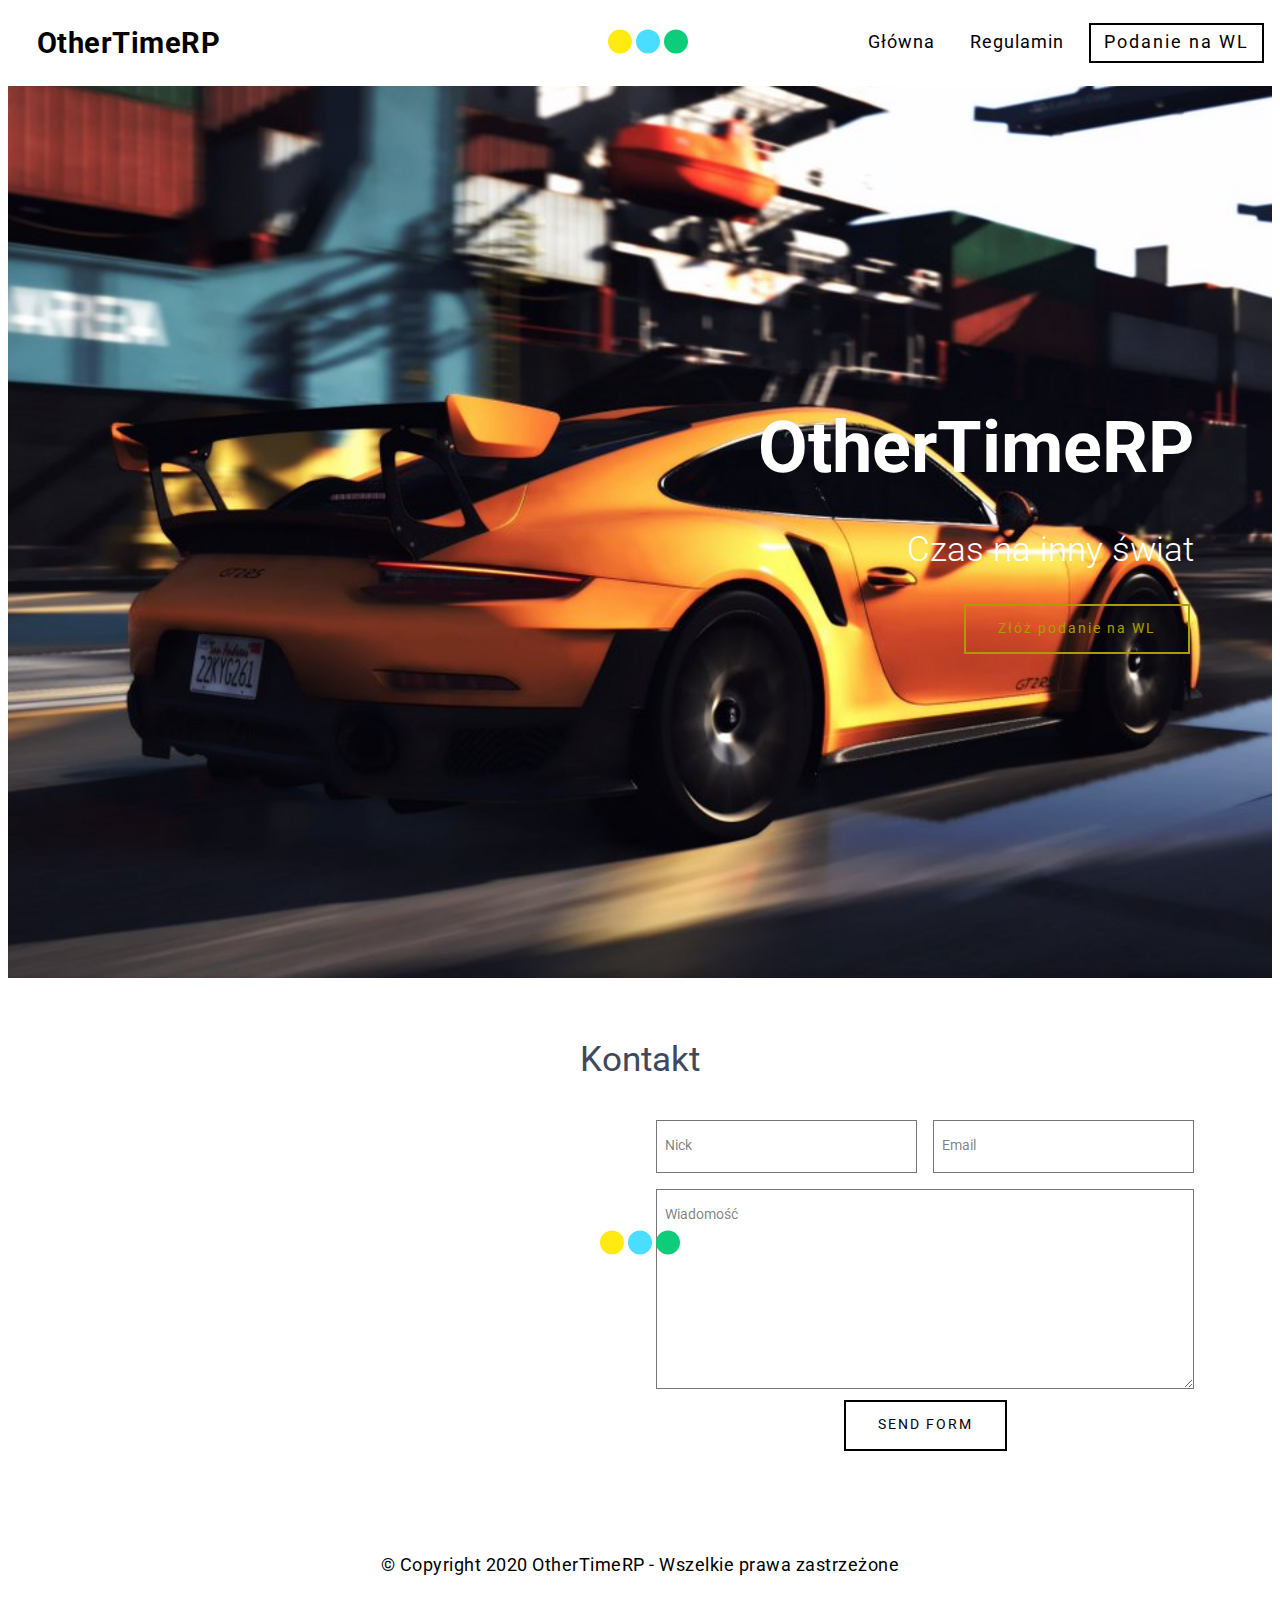
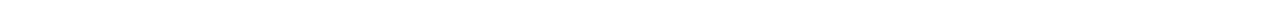
<file: html/index.html>
<!DOCTYPE html>
<html amp >
<head>
  <!-- Site made with Mobirise Website Builder v5.0.16, https://mobirise.com -->
  <meta charset="UTF-8">
  <meta http-equiv="X-UA-Compatible" content="IE=edge">
  <meta name="generator" content="Mobirise v5.0.16, mobirise.com">
  <meta name="viewport" content="width=device-width, initial-scale=1, minimum-scale=1">
  <link rel="shortcut icon" href="assets/images/othertimerp.png" type="image/x-icon">
  <meta name="description" content="">
  <meta name="amp-script-src" content="">
  
  <title>Home</title>
  
<link rel="canonical" href="./">
 <style amp-boilerplate>body{-webkit-animation:-amp-start 8s steps(1,end) 0s 1 normal both;-moz-animation:-amp-start 8s steps(1,end) 0s 1 normal both;-ms-animation:-amp-start 8s steps(1,end) 0s 1 normal both;animation:-amp-start 8s steps(1,end) 0s 1 normal both}@-webkit-keyframes -amp-start{from{visibility:hidden}to{visibility:visible}}@-moz-keyframes -amp-start{from{visibility:hidden}to{visibility:visible}}@-ms-keyframes -amp-start{from{visibility:hidden}to{visibility:visible}}@-o-keyframes -amp-start{from{visibility:hidden}to{visibility:visible}}@keyframes -amp-start{from{visibility:hidden}to{visibility:visible}}</style>
<noscript><style amp-boilerplate>body{-webkit-animation:none;-moz-animation:none;-ms-animation:none;animation:none}</style></noscript>
<link href="https://fonts.googleapis.com/css?family=Roboto:100,100i,300,300i,400,400i,500,500i,700,700i,900,900i&subset=cyrillic&display=swap" rel="stylesheet">
 
 <style amp-custom> 
div,span,h1,h2,h3,h4,h5,h6,p,blockquote,a,ol,ul,li,figcaption,textarea,input{font: inherit;}*{-webkit-box-sizing: border-box;box-sizing: border-box;outline: none;}*:focus{outline: none;}body{position: relative;font-style: normal;line-height: 1;color: #3f485d;}section{background-color: #eeeeee;background-position: 50% 50%;background-repeat: no-repeat;background-size: cover;overflow: hidden;padding: 30px 0;}h1,h2,h3,h4,h5,h6{margin: 0;padding: 0;}p,li,blockquote{letter-spacing: 0.5px;line-height: 1.7;}ul,ol,blockquote,p{margin-bottom: 0;margin-top: 0;}a{cursor: pointer;}a,a:hover{text-decoration: none;}a.mbr-iconfont:hover{text-decoration: none;}h1,h2,h3,h4,h5,h6,.display-1,.display-2,.display-4,.display-5,.display-7{word-break: break-word;word-wrap: break-word;}b,strong{font-weight: bold;}blockquote{padding: 10px 0 10px 20px;position: relative;border-left: 3px solid;}input:-webkit-autofill,input:-webkit-autofill:hover,input:-webkit-autofill:focus,input:-webkit-autofill:active{-webkit-transition-delay: 9999s;transition-delay: 9999s;-webkit-transition-property: background-color,color;-o-transition-property: background-color,color;transition-property: background-color,color;}html,body{height: auto;min-height: 100vh;}.mbr-section-title{margin: 0;padding: 0;font-style: normal;line-height: 1.2;width: 100%;}.mbr-section-subtitle{line-height: 1.3;width: 100%;}.mbr-text{font-style: normal;line-height: 1.6;width: 100%;}.mbr-white{color: #ffffff;}.mbr-black{color: #000000;}.align-left{text-align: left;}.align-left .list-item{justify-content: flex-start;}.align-center{text-align: center;}.align-center .list-item{justify-content: center;}.align-right{text-align: right;}.align-right .list-item{justify-content: flex-end;}@media (max-width: 767px){.align-left,.align-center,.align-right{text-align: center;}.align-left .list-item,.align-center .list-item,.align-right .list-item{justify-content: center;}}.mbr-light{font-weight: 300;}.mbr-regular{font-weight: 400;}.mbr-semibold{font-weight: 500;}.mbr-bold{font-weight: 700;}.icons-list a{margin: 0 1rem 0 0;}.icons-list a:last-child{margin: 0;}.mbr-figure{align-self: center;}.hidden{visibility: hidden;}.super-hide{display: none;}.inactive{-webkit-user-select: none;-moz-user-select: none;-ms-user-select: none;user-select: none;pointer-events: none;-webkit-user-drag: none;user-drag: none;}.mbr-overlay{position: absolute;bottom: 0;left: 0;right: 0;top: 0;z-index: 0;}.map-placeholder{display: none;}.google-map,.google-map iframe{position: relative;width: 100%;height: 400px;}amp-img{width: 100%;}amp-img img{max-height: 100%;max-width: 100%;}img.mbr-temp{width: 100%;}.rounded{border-radius: 50%;}.is-builder .nodisplay + img[async],.is-builder .nodisplay + img[decoding="async"],.is-builder amp-img > a + img[async],.is-builder amp-img > a + img[decoding="async"]{display: none;}html:not(.is-builder) amp-img > a{position: absolute;top: 0;bottom: 0;left: 0;right: 0;z-index: 1;}.is-builder .temp-amp-sizer{position: absolute;}.is-builder amp-youtube .temp-amp-sizer,.is-builder amp-vimeo .temp-amp-sizer{position: static;}.mobirise-spinner{position: absolute;top: 50%;left: 40%;margin-left: 10%;-webkit-transform: translate3d(-50%,-50%,0);z-index: 4;}.mobirise-spinner em{width: 24px;height: 24px;background: #3ac;border-radius: 100%;display: inline-block;-webkit-animation: slide 1s infinite;}.mobirise-spinner em:nth-child(1){-webkit-animation-delay: 0.1s;}.mobirise-spinner em:nth-child(2){-webkit-animation-delay: 0.2s;}.mobirise-spinner em:nth-child(3){-webkit-animation-delay: 0.3s;}@-moz-keyframes slide{0%{-webkit-transform: scale(1);}50%{opacity: 0.3;-webkit-transform: scale(2);}100%{-webkit-transform: scale(1);}}@-webkit-keyframes slide{0%{-webkit-transform: scale(1);}50%{opacity: 0.3;-webkit-transform: scale(2);}100%{-webkit-transform: scale(1);}}@-o-keyframes slide{0%{-webkit-transform: scale(1);}50%{opacity: 0.3;-webkit-transform: scale(2);}100%{-webkit-transform: scale(1);}}@keyframes slide{0%{-webkit-transform: scale(1);}50%{opacity: 0.3;-webkit-transform: scale(2);}100%{-webkit-transform: scale(1);}}.mobirise-loader .amp-active > div{display: none;}.iconfont-wrapper{display: inline-block;}.mbr-flex{display: flex;}.flex-wrap{flex-wrap: wrap;}.mbr-jc-s{justify-content: flex-start;}.mbr-jc-c{justify-content: center;}.mbr-jc-e{justify-content: flex-end;}.mbr-row-reverse{flex-direction: row-reverse;}.mbr-column{flex-direction: column;}amp-img,img{height: 100%;width: 100%;}.hidden-slide{display: none;}.visible-slide{display: flex;}section,.container,.container-fluid{position: relative;word-wrap: break-word;}.mbr-fullscreen .mbr-overlay{min-height: 100vh;}.mbr-fullscreen{display: flex;align-items: center;height: 100vh;min-height: 100vh;padding: 3rem 0;}.container{padding: 0 1rem;width: 100%;margin-right: auto;margin-left: auto;}@media (max-width: 767px){.container{max-width: 540px;}} @media (min-width: 768px){.container{max-width: 720px;}} @media (min-width: 992px){.container{max-width: 960px;}} @media (min-width: 1200px){.container{max-width: 1140px;}}.container-fluid{width: 100%;padding: 0 1rem;}.btn{position: relative;font-weight: 400;margin: 0.4rem 0.5rem;border: 2px solid;font-style: normal;white-space: normal;transition: all 0.3s ease-in-out,box-shadow 2s ease-in-out,-webkit-box-shadow 2s ease-in-out;display: inline-flex;align-items: center;justify-content: center;word-break: break-word;line-height: 1;letter-spacing: 2px;}.btn-form{padding: 1rem 2rem;}.btn-form:hover{cursor: pointer;}.btn{padding: 1rem 2rem;border-radius: 0px;}.btn-sm{padding: 0.6rem 0.8rem;border-radius: 0px;}.btn-md{padding: 1rem 2rem;border-radius: 0px;}.btn-lg{padding: 1.2rem 3.2rem;border-radius: 0px;}form .btn,form .mbr-section-btn{margin: 0;}.note-popover .btn:after{display: none;}.mbr-section-btn{margin: 0 -0.25rem;font-size: 0;}nav .mbr-section-btn{margin-left: 0rem;margin-right: 0rem;}.btn .mbr-iconfont,.btn.btn-md .mbr-iconfont{cursor: pointer;margin: 0 0.8rem 0 0;}.btn-sm .mbr-iconfont{margin: 0 0.5rem 0 0;}[type="submit"]{-webkit-appearance: none;}section.menu{min-height: 70px;overflow: visible;padding: 0;}.menu-container{display: flex;-webkit-box-pack: justify;-ms-flex-pack: justify;justify-content: space-between;align-items: center;min-height: 70px;}@media (max-width: 991px){.menu-container{max-width: 100%;padding: 0.5rem 1rem;}} @media (max-width: 767px){.menu-container{padding: 0.5rem 1rem;}}.navbar{z-index: 100;width: 100%;position: absolute;}.navbar-fixed-top{position: fixed;top: 0;}.navbar-brand{display: flex;align-items: center;word-break: break-word;z-index: 1;}.navbar-logo{margin: 0 0.8rem 0 0;}@media (max-width: 767px){.navbar-logo amp-img{max-height: 35px;max-width: 35px;}}.navbar-caption-wrap{display: flex;}.navbar .navbar-collapse{display: flex;-ms-flex-preferred-size: auto;flex-basis: auto;align-items: center;justify-content: flex-end;}@media (max-width: 991px){.navbar .navbar-collapse{display: none;position: absolute;top: 0;right: 0;height: 100vh;overflow-y: auto;padding: 70px 2rem 1rem;z-index: 1;}}@media (max-width: 991px){.navbar.opened .navbar-collapse.show,.navbar.opened .navbar-collapse.collapsing{display: block;}.is-builder .navbar-collapse{position: fixed;}}.navbar-nav{list-style-type: none;display: flex;flex-wrap: wrap;padding-left: 0;min-width: 10rem;}@media (max-width: 991px){.navbar-nav{flex-direction: column;}} .navbar-nav .mbr-iconfont{margin: 0 0.2rem 0 0;}.nav-item{word-break: break-all;}.nav-link{display: flex;align-items: center;justify-content: center;}.nav-link,.navbar-caption{transition: all 0.2s;letter-spacing: 1px;}.nav-dropdown .dropdown-menu{min-width: 10rem;position: absolute;left: 0;padding: 1.25rem 0;}.nav-dropdown .dropdown-menu .dropdown-item{line-height: 2;display: flex;justify-content: center;align-items: center;padding: 0.25rem 1.5rem;white-space: nowrap;}.nav-dropdown .dropdown-menu .dropdown{position: relative;}.dropdown-menu .dropdown:hover > .dropdown-menu{opacity: 1;pointer-events: all;}.nav-dropdown .dropdown-submenu{top: 0;left: 100%;margin: 0;}.nav-item.dropdown{position: relative;}.nav-item.dropdown .dropdown-menu{opacity: 0;pointer-events: none;}.nav-item.dropdown:hover > .dropdown-menu{opacity: 1;pointer-events: all;}.link.dropdown-toggle:after{content: "";margin-left: 0.25rem;border-top: 0.35em solid;border-right: 0.35em solid transparent;border-left: 0.35em solid transparent;border-bottom: 0;}.navbar .dropdown.open > .dropdown-menu{display: block;}@media (max-width: 991px){.is-builder .nav-dropdown .dropdown-menu{position: relative;}.nav-dropdown .dropdown-submenu{left: 0;}.nav-dropdown .dropdown-menu .dropdown-item{padding: 0.25rem 1.5rem;margin: 0;justify-content: center;}.nav-dropdown .dropdown-menu .dropdown-item:after{right: auto;}.navbar.opened .dropdown-menu{top: 0;}.dropdown-toggle[data-toggle="dropdown-submenu"]:after{content: "";margin-left: 0.25rem;border-top: 0.35em solid;border-right: 0.35em solid transparent;border-left: 0.35em solid transparent;border-bottom: 0;top: 55%;}}.navbar-buttons{display: flex;flex-wrap: wrap;align-items: center;justify-content: center;}@media (max-width: 991px){.navbar-buttons{flex-direction: column;}}.menu-social-list{display: flex;align-items: center;justify-content: center;flex-wrap: wrap;}.menu-social-list a{margin: 0 0.5rem;}.menu-social-list a span{font-size: 1.5rem;}button.navbar-toggler{position: absolute;right: 20px;top: 25px;width: 31px;height: 20px;cursor: pointer;transition: all .2s;-ms-flex-item-align: center;-ms-grid-row-align: center;align-self: center;}.hamburger span{position: absolute;right: 0;width: 30px;height: 2px;border-right: 5px;}.hamburger span:nth-child(1){top: 0;transition: all .2s;}.hamburger span:nth-child(2){top: 8px;transition: all .15s;}.hamburger span:nth-child(3){top: 8px;transition: all .15s;}.hamburger span:nth-child(4){top: 16px;transition: all .2s;}nav.opened .navbar-toggler:not(.hide) .hamburger span:nth-child(4),nav.opened .navbar-toggler:not(.hide) .hamburger span:nth-child(1){top: 8px;width: 0;opacity: 0;right: 50%;transition: all .2s;}nav.opened .navbar-toggler:not(.hide) .hamburger span:nth-child(2){transform: rotate(-45deg);transition: all .25s;}nav.opened .navbar-toggler:not(.hide) .hamburger span:nth-child(3){transform: rotate(45deg);transition: all .25s;}.ampstart-btn.hamburger{position: absolute;top: 25px;right: 20px;margin-left: auto;height: 20px;width: 30px;background: none;border: none;cursor: pointer;z-index: 1000;}@media (min-width: 992px){.ampstart-btn,amp-sidebar{display: none;}.dropdown-menu .dropdown-toggle:after{content: "";border-bottom: 0.35em solid transparent;border-left: 0.35em solid;border-right: 0;border-top: 0.35em solid transparent;margin-left: 0.3rem;margin-top: -0.3077em;position: absolute;right: 1.1538em;top: 50%;}}.close-sidebar{width: 30px;height: 30px;position: relative;cursor: pointer;background-color: transparent;border: none;}.close-sidebar span{position: absolute;left: 0;width: 30px;height: 2px;border-right: 5px;top: 14px;}.close-sidebar span:nth-child(1){transform: rotate(-45deg);}.close-sidebar span:nth-child(2){transform: rotate(45deg);}.builder-sidebar{position: relative;height: 100vh;overflow-y: auto;min-width: 10rem;z-index: 1030;padding: 1rem 2rem;max-width: 20rem;}.builder-sidebar .dropdown:hover > .dropdown-menu{position: relative;text-align: center;}section.sidebar-open:before{content: '';position: fixed;top: 0;bottom: 0;right: 0;left: 0;background-color: rgba(0,0,0,0.2);z-index: 1040;}.is-builder section.horizontal-menu .ampstart-btn{display: none;}.is-builder section.horizontal-menu .dropdown-menu{z-index: auto;opacity: 1;pointer-events: auto;}.is-builder .menu{overflow: visible;}#sidebar{background-color: transparent;}.card-title{margin: 0;}.card{position: relative;background-color: transparent;border: none;border-radius: 0;width: 100%;padding: 0 1rem;}@media (max-width: 767px){.card:not(.last-child){padding-bottom: 30px;}} .card .card-img{width: auto;border-radius: 0;}.card .card-wrapper{height: 100%;}@media (max-width: 767px){.card .card-wrapper{flex-direction: column;}} .card img{height: 100%;-o-object-fit: cover;object-fit: cover;-o-object-position: center;object-position: center;}.card-inner,.items-list{display: flex;flex-direction: column;}.items-list{list-style-type: none;padding: 0;}.items-list .list-item{padding: 1rem 2rem;}.card-head{padding: 1.5rem 2rem;}.card-price-wrap{padding: 1rem 2rem;}.card-button{padding: 1rem;margin: 0;}.timeline-wrap{position: relative;}.timeline-wrap .iconBackground{position: absolute;left: 50%;width: 20px;height: 20px;line-height: 30px;text-align: center;border-radius: 50%;font-size: 30px;display: inline-block;background-color: #000000;top: 20px;margin: 0 0 0 -10px;}@media (max-width: 767px){.timeline-wrap .iconBackground{left: 0;}}.separline{position: relative;}@media (max-width: 767px){.separline:not(.last-child){padding-bottom: 2rem;}} .separline:before{position: absolute;content: "";width: 2px;background-color: #000000;left: calc(50% - 1px);height: calc(100% - 20px);top: 40px;}@media (max-width: 767px){.separline:before{left: 0;}}.gallery-img-wrap{position: relative;height: 100%;}.gallery-img-wrap:hover{cursor: pointer;}.gallery-img-wrap:hover .icon-wrap,.gallery-img-wrap:hover .caption-on-hover{opacity: 1;}.gallery-img-wrap:hover:after{opacity: .5;}.gallery-img-wrap amp-img{height: 100%;}.gallery-img-wrap:after{content: "";position: absolute;top: 0;bottom: 0;left: 0;right: 0;background: #000;opacity: 0;transition: opacity 0.2s;pointer-events: none;}.gallery-img-wrap .icon-wrap,.gallery-img-wrap .img-caption{z-index: 3;pointer-events: none;position: absolute;}.gallery-img-wrap .icon-wrap,.gallery-img-wrap .caption-on-hover{opacity: 0;transition: opacity 0.2s;}.gallery-img-wrap .icon-wrap{left: 50%;top: 50%;transform: translate(-50%,-50%);background-color: #fff;padding: .5rem;border-radius: 50%;}.gallery-img-wrap .amp-iconfont{color: #000;font-size: 1rem;width: 1rem;display: block;}.gallery-img-wrap .img-caption{left: 0;right: 0;}.gallery-img-wrap .img-caption.caption-top{top: 0;}.gallery-img-wrap .img-caption.caption-bottom{bottom: 0;}.gallery-img-wrap .img-caption:not(.caption-on-hover):after{content: "";position: absolute;top: 0;left: 0;right: 0;height: 100%;transition: opacity 0.2s;z-index: -1;pointer-events: none;}@media (max-width: 767px){.gallery-img-wrap:after,.gallery-img-wrap:hover:after,.gallery-img-wrap .icon-wrap{display: none;}.gallery-img-wrap .caption-on-hover{opacity: 1;}}.is-builder .gallery-img-wrap .icon-wrap,.is-builder .gallery-img-wrap .img-caption > *{pointer-events: all;}.amp-carousel-button,.dots-wrapper .dots span{transition: all 0.4s;cursor: pointer;outline: none;}.amp-carousel-button{width: 50px;height: 50px;border-radius: 50%;}.dots-wrapper .dots{display: inline-block;margin: 4px 8px;}.dots-wrapper .dots span{display: block;border-radius: 12px;height: 24px;width: 24px;background-color: #ffffff;border: 10px solid #cccccc;opacity: 0.5;}.dots-wrapper .dots span.current{width: 40px;}.dots-wrapper .dots span:hover,.dots-wrapper .dots span.current{opacity: 1;}.amp-carousel-button-next:after{right: 1rem;}.amp-carousel-button-prev:after{left: 1rem;}button.btn-img{cursor: pointer;}.is-builder .preview button.btn-img{opacity: 0.5;position: relative;pointer-events: none;}amp-image-lightbox,.lightbox{background: rgba(0,0,0,0.8);display: flex;flex-wrap: wrap;align-items: center;justify-content: center;width: 100%;height: 100%;overflow: auto;}amp-image-lightbox a.control,.lightbox a.control{position: absolute;cursor: default;top: 0;right: 0;}amp-image-lightbox .close,.lightbox .close{background: none;border: none;position: absolute;top: 16px;right: 16px;height: 32px;width: 32px;cursor: pointer;z-index: 1000;}amp-image-lightbox .close:before,amp-image-lightbox .close:after,.lightbox .close:before,.lightbox .close:after{position: absolute;top: 0;right: 16px;content: ' ';height: 32px;width: 2px;background-color: #fff;}amp-image-lightbox .close:before,.lightbox .close:before{transform: rotate(45deg);}amp-image-lightbox .close:after,.lightbox .close:after{transform: rotate(-45deg);}amp-image-lightbox .video-block,.lightbox .video-block{width: 100%;}div[submit-success] > *,div[submit-error] > *{padding: 15px;margin-bottom: 1rem;}.form-block{z-index: 1;background-color: transparent;padding: 30px;position: relative;overflow: hidden;}.form-block .mbr-overlay{z-index: -1;}@media (max-width: 991px){.form-block{padding: 15px;}}form input,form textarea,form select{padding: 15px 0.5rem;line-height: 1.45;width: 100%;background: #ffffff;border-width: 1px;border-style: solid;border-color: #767676;border-radius: 0;color: #000000;}form input[type="checkbox"],form input[type="radio"]{border: none;background: none;width: auto;}form .field{padding-bottom: 0.5rem;padding-top: 0.5rem;}form textarea.field-input{height: 200px;}form .fieldset{display: flex;justify-content: center;flex-wrap: wrap;align-items: center;}textarea[type="hidden"]{display: none;}.form-check{margin-bottom: 0;}.form-check-label{padding-left: 0;}.form-check-input{position: relative;margin: 4px;}.form-check-inline{display: inline-flex;align-items: center;padding-left: 0;margin-right: .75rem;}.mbr-row,.mbr-form-row{display: -webkit-box;display: -ms-flexbox;display: flex;-ms-flex-wrap: wrap;flex-wrap: wrap;margin-left: -1rem;margin-right: -1rem;}.mbr-form-row{margin-left: -0.5rem;margin-right: -0.5rem;}.mbr-form-row > [class*="mbr-col"]{padding-left: 0.5rem;padding-right: 0.5rem;}@media (max-width: 767px){.mbr-col,.mbr-col-auto{padding-right: 1rem;padding-left: 1rem;}.mbr-col-sm-12{-ms-flex: 0 0 100%;-webkit-box-flex: 0;flex: 0 0 100%;max-width: 100%;padding-right: 1rem;padding-left: 1rem;}}@media (min-width: 768px){.mbr-col,.mbr-col-auto{padding-right: 1rem;padding-left: 1rem;}.mbr-col-md-2{-ms-flex: 0 0 16.6666666667%;-webkit-box-flex: 0;flex: 0 0 16.6666666667%;max-width: 16.6666666667%;padding-right: 1rem;padding-left: 1rem;}.mbr-col-md-3{-ms-flex: 0 0 25%;-webkit-box-flex: 0;flex: 0 0 25%;max-width: 25%;padding-right: 1rem;padding-left: 1rem;}.mbr-col-md-4{-ms-flex: 0 0 33.3333333333%;-webkit-box-flex: 0;flex: 0 0 33.3333333333%;max-width: 33.3333333333%;padding-right: 1rem;padding-left: 1rem;}.mbr-col-md-5{-ms-flex: 0 0 41.6666666667%;-webkit-box-flex: 0;flex: 0 0 41.6666666667%;max-width: 41.6666666667%;padding-right: 1rem;padding-left: 1rem;}.mbr-col-md-6{-ms-flex: 0 0 50%;-webkit-box-flex: 0;flex: 0 0 50%;max-width: 50%;padding-right: 1rem;padding-left: 1rem;}.mbr-col-md-7{-ms-flex: 0 0 58.3333333333%;-webkit-box-flex: 0;flex: 0 0 58.3333333333%;max-width: 58.3333333333%;padding-right: 1rem;padding-left: 1rem;}.mbr-col-md-8{-ms-flex: 0 0 66.6666666667%;-webkit-box-flex: 0;flex: 0 0 66.6666666667%;max-width: 66.6666666667%;padding-right: 1rem;padding-left: 1rem;}.mbr-col-md-10{-ms-flex: 0 0 83.3333333333%;-webkit-box-flex: 0;flex: 0 0 83.3333333333%;max-width: 83.3333333333%;padding-right: 1rem;padding-left: 1rem;}.mbr-col-md-12{-ms-flex: 0 0 100%;-webkit-box-flex: 0;flex: 0 0 100%;max-width: 100%;padding-right: 1rem;padding-left: 1rem;}}.mbr-col{-ms-flex: 1 1 auto;-webkit-box-flex: 1;flex: 1 1 auto;max-width: 100%;}.mbr-col-auto{-ms-flex: 0 0 auto;flex: 0 0 auto;width: auto;}@media (min-width: 992px){.mbr-col,.mbr-col-auto{padding-right: 1rem;padding-left: 1rem;}.mbr-col-lg-2{-ms-flex: 0 0 16.6666666667%;-webkit-box-flex: 0;flex: 0 0 16.6666666667%;max-width: 16.6666666667%;padding-right: 1rem;padding-left: 1rem;}.mbr-col-lg-3{-ms-flex: 0 0 25%;-webkit-box-flex: 0;flex: 0 0 25%;max-width: 25%;padding-right: 1rem;padding-left: 1rem;}.mbr-col-lg-4{-ms-flex: 0 0 33.3333333333%;-webkit-box-flex: 0;flex: 0 0 33.3333333333%;max-width: 33.3333333333%;padding-right: 1rem;padding-left: 1rem;}.mbr-col-lg-5{-ms-flex: 0 0 41.6666666667%;-webkit-box-flex: 0;flex: 0 0 41.6666666667%;max-width: 41.6666666667%;padding-right: 1rem;padding-left: 1rem;}.mbr-col-lg-6{-ms-flex: 0 0 50%;-webkit-box-flex: 0;flex: 0 0 50%;max-width: 50%;padding-right: 1rem;padding-left: 1rem;}.mbr-col-lg-7{-ms-flex: 0 0 58.3333333333%;-webkit-box-flex: 0;flex: 0 0 58.3333333333%;max-width: 58.3333333333%;padding-right: 1rem;padding-left: 1rem;}.mbr-col-lg-8{-ms-flex: 0 0 66.6666666667%;-webkit-box-flex: 0;flex: 0 0 66.6666666667%;max-width: 66.6666666667%;padding-right: 1rem;padding-left: 1rem;}.mbr-col-lg-9{-ms-flex: 0 0 75%;-webkit-box-flex: 0;flex: 0 0 75%;max-width: 75%;padding-right: 1rem;padding-left: 1rem;}.mbr-col-lg-10{-ms-flex: 0 0 83.3333333333%;-webkit-box-flex: 0;flex: 0 0 83.3333333333%;max-width: 83.3333333333%;padding-right: 1rem;padding-left: 1rem;}.mbr-col-lg-12{-ms-flex: 0 0 100%;-webkit-box-flex: 0;flex: 0 0 100%;max-width: 100%;padding-right: 1rem;padding-left: 1rem;}}@media (min-width: 992px){.lg-pb{padding-bottom: 3rem;}}@media (max-width: 991px){.md-pb{padding-bottom: 3rem;}}.mbr-pt-1,.mbr-py-1{padding-top: 10px;}.mbr-pb-1,.mbr-py-1{padding-bottom: 10px;}.mbr-px-1{padding-left: 10px;padding-right: 10px;}.mbr-p-1{padding: 10px;}.mbr-pt-2,.mbr-py-2{padding-top: 1rem;}.mbr-pb-2,.mbr-py-2{padding-bottom: 1rem;}.mbr-px-2{padding-left: 1rem;padding-right: 1rem;}.mbr-p-2{padding: 1rem;}.mbr-pt-3,.mbr-py-3{padding-top: 25px;}.mbr-pb-3,.mbr-py-3{padding-bottom: 25px;}.mbr-px-3{padding-left: 25px;padding-right: 25px;}.mbr-p-3{padding: 25px;}.mbr-pt-4,.mbr-py-4{padding-top: 2rem;}.mbr-pb-4,.mbr-py-4{padding-bottom: 2rem;}.mbr-px-4{padding-left: 2rem;padding-right: 2rem;}.mbr-p-4{padding: 2rem;}.mbr-pt-5,.mbr-py-5{padding-top: 3rem;}.mbr-pb-5,.mbr-py-5{padding-bottom: 3rem;}.mbr-px-5{padding-left: 3rem;padding-right: 3rem;}.mbr-p-5{padding: 3rem;}@media (max-width: 991px){.mbr-py-4,.mbr-py-5{padding-top: 1rem;padding-bottom: 1rem;}.mbr-px-4,.mbr-px-5{padding-left: 1rem;padding-right: 1rem;}.mbr-p-3,.mbr-p-4,.mbr-p-5{padding: 1rem;}}.mbr-ml-auto{margin-left: auto;}.mbr-mr-auto{margin-right: auto;}.mbr-m-auto{margin: auto;}#scrollToTopMarker{position: absolute;width: 0px;height: 0px;top: 300px;}#scrollToTopButton{position: fixed;bottom: 25px;right: 25px;opacity: .4;z-index: 5000;font-size: 32px;height: 60px;width: 60px;border: none;border-radius: 3px;cursor: pointer;}#scrollToTopButton:focus{outline: none;}#scrollToTopButton a:before{content: '';position: absolute;height: 40%;top: 36%;width: 2px;left: calc(50% - 1px);}#scrollToTopButton a:after{content: '';position: absolute;border-top: 2px solid;border-right: 2px solid;width: 40%;height: 40%;left: calc(30% - 1px);bottom: 30%;transform: rotate(-45deg);}.is-builder #scrollToTopButton a:after{left: 30%;}a{font-style: normal;font-weight: 400;}@media (max-width: 767px){.mbr-section-btn,.mbr-section-title{text-align: center;}}
body{font-family: Roboto;}blockquote{border-color: #ffeb12;}div[submit-success] > *{background: #0dcd7b;color: #000000;}div[submit-error] > *{background: #a0a0a0;color: #ffffff;}.display-1{font-family: 'Roboto',sans-serif;font-size: 4.5rem;}.display-2{font-family: 'Roboto',sans-serif;font-size: 2.2rem;}.display-4{font-family: 'Roboto',sans-serif;font-size: 0.9rem;}.display-5{font-family: 'Roboto',sans-serif;font-size: 1.8rem;}.display-7{font-family: 'Roboto',sans-serif;font-size: 1.1rem;}.display-1 .mbr-iconfont-btn{font-size: 4.5rem;width: 4.5rem;}.display-2 .mbr-iconfont-btn{font-size: 2.2rem;width: 2.2rem;}.display-4 .mbr-iconfont-btn{font-size: 0.9rem;width: 0.9rem;}.display-5 .mbr-iconfont-btn{font-size: 1.8rem;width: 1.8rem;}.display-7 .mbr-iconfont-btn{font-size: 1.1rem;width: 1.1rem;}@media (max-width: 768px){.display-1{font-size: 3.6rem;font-size: calc( 2.225rem + (4.5 - 2.225) * ((100vw - 20rem) / (48 - 20)));line-height: calc( 1.4 * (2.225rem + (4.5 - 2.225) * ((100vw - 20rem) / (48 - 20))));}.display-2{font-size: 1.76rem;font-size: calc( 1.42rem + (2.2 - 1.42) * ((100vw - 20rem) / (48 - 20)));line-height: calc( 1.4 * (1.42rem + (2.2 - 1.42) * ((100vw - 20rem) / (48 - 20))));}.display-4{font-size: 0.72rem;font-size: calc( 0.965rem + (0.9 - 0.965) * ((100vw - 20rem) / (48 - 20)));line-height: calc( 1.4 * (0.965rem + (0.9 - 0.965) * ((100vw - 20rem) / (48 - 20))));}.display-5{font-size: 1.44rem;font-size: calc( 1.28rem + (1.8 - 1.28) * ((100vw - 20rem) / (48 - 20)));line-height: calc( 1.4 * (1.28rem + (1.8 - 1.28) * ((100vw - 20rem) / (48 - 20))));}}.bg-primary{background-color: #ffeb12;}.bg-success{background-color: #0dcd7b;}.bg-info{background-color: #8282e7;}.bg-warning{background-color: #767676;}.bg-danger{background-color: #a0a0a0;}.btn-primary,.btn-primary:active,.btn-primary.active{background-color: #ffeb12;border-color: #ffeb12;color: #121000;}.btn-primary:hover,.btn-primary:focus,.btn-primary.focus{color: #121000;background-color: #c4b400;border-color: #c4b400;}.btn-primary.disabled,.btn-primary:disabled{color: #121000;background-color: #c4b400;border-color: #c4b400;}.btn-secondary,.btn-secondary:active,.btn-secondary.active{background-color: #4addff;border-color: #4addff;color: #003c4a;}.btn-secondary:hover,.btn-secondary:focus,.btn-secondary.focus{color: #003c4a;background-color: #00cdfd;border-color: #00cdfd;}.btn-secondary.disabled,.btn-secondary:disabled{color: #003c4a;background-color: #00cdfd;border-color: #00cdfd;}.btn-info,.btn-info:active,.btn-info.active{background-color: #8282e7;border-color: #8282e7;color: #ffffff;}.btn-info:hover,.btn-info:focus,.btn-info.focus{color: #ffffff;background-color: #4242db;border-color: #4242db;}.btn-info.disabled,.btn-info:disabled{color: #ffffff;background-color: #4242db;border-color: #4242db;}.btn-success,.btn-success:active,.btn-success.active{background-color: #0dcd7b;border-color: #0dcd7b;color: #ffffff;}.btn-success:hover,.btn-success:focus,.btn-success.focus{color: #ffffff;background-color: #088550;border-color: #088550;}.btn-success.disabled,.btn-success:disabled{color: #ffffff;background-color: #088550;border-color: #088550;}.btn-warning,.btn-warning:active,.btn-warning.active{background-color: #767676;border-color: #767676;color: #ffffff;}.btn-warning:hover,.btn-warning:focus,.btn-warning.focus{color: #ffffff;background-color: #505050;border-color: #505050;}.btn-warning.disabled,.btn-warning:disabled{color: #ffffff;background-color: #505050;border-color: #505050;}.btn-danger,.btn-danger:active,.btn-danger.active{background-color: #a0a0a0;border-color: #a0a0a0;color: #ffffff;}.btn-danger:hover,.btn-danger:focus,.btn-danger.focus{color: #ffffff;background-color: #7a7a7a;border-color: #7a7a7a;}.btn-danger.disabled,.btn-danger:disabled{color: #ffffff;background-color: #7a7a7a;border-color: #7a7a7a;}.btn-black,.btn-black:active,.btn-black.active{background-color: #333333;border-color: #333333;color: #ffffff;}.btn-black:hover,.btn-black:focus,.btn-black.focus{color: #ffffff;background-color: #0d0d0d;border-color: #0d0d0d;}.btn-black.disabled,.btn-black:disabled{color: #ffffff;background-color: #0d0d0d;border-color: #0d0d0d;}.btn-white,.btn-white:active,.btn-white.active{background-color: #ffffff;border-color: #ffffff;color: #808080;}.btn-white:hover,.btn-white:focus,.btn-white.focus{color: #808080;background-color: #d9d9d9;border-color: #d9d9d9;}.btn-white.disabled,.btn-white:disabled{color: #808080;background-color: #d9d9d9;border-color: #d9d9d9;}.btn-white,.btn-white:active,.btn-white.active{color: #333333;}.btn-white:hover,.btn-white:focus,.btn-white.focus{color: #333333;}.btn-white.disabled,.btn-white:disabled{color: #333333;}.btn-primary-outline,.btn-primary-outline:active,.btn-primary-outline.active{background: none;border-color: #ab9d00;color: #ab9d00;}.btn-primary-outline:hover,.btn-primary-outline:focus,.btn-primary-outline.focus{color: #121000;background-color: #ffeb12;border-color: #ffeb12;}.btn-primary-outline.disabled,.btn-primary-outline:disabled{color: #121000;background-color: #ffeb12;border-color: #ffeb12;}.btn-secondary-outline,.btn-secondary-outline:active,.btn-secondary-outline.active{background: none;border-color: #00b8e3;color: #00b8e3;}.btn-secondary-outline:hover,.btn-secondary-outline:focus,.btn-secondary-outline.focus{color: #003c4a;background-color: #4addff;border-color: #4addff;}.btn-secondary-outline.disabled,.btn-secondary-outline:disabled{color: #003c4a;background-color: #4addff;border-color: #4addff;}.btn-info-outline,.btn-info-outline:active,.btn-info-outline.active{background: none;border-color: #2c2cd7;color: #2c2cd7;}.btn-info-outline:hover,.btn-info-outline:focus,.btn-info-outline.focus{color: #ffffff;background-color: #8282e7;border-color: #8282e7;}.btn-info-outline.disabled,.btn-info-outline:disabled{color: #ffffff;background-color: #8282e7;border-color: #8282e7;}.btn-success-outline,.btn-success-outline:active,.btn-success-outline.active{background: none;border-color: #076d41;color: #076d41;}.btn-success-outline:hover,.btn-success-outline:focus,.btn-success-outline.focus{color: #ffffff;background-color: #0dcd7b;border-color: #0dcd7b;}.btn-success-outline.disabled,.btn-success-outline:disabled{color: #ffffff;background-color: #0dcd7b;border-color: #0dcd7b;}.btn-warning-outline,.btn-warning-outline:active,.btn-warning-outline.active{background: none;border-color: #434343;color: #434343;}.btn-warning-outline:hover,.btn-warning-outline:focus,.btn-warning-outline.focus{color: #ffffff;background-color: #767676;border-color: #767676;}.btn-warning-outline.disabled,.btn-warning-outline:disabled{color: #ffffff;background-color: #767676;border-color: #767676;}.btn-danger-outline,.btn-danger-outline:active,.btn-danger-outline.active{background: none;border-color: #6d6d6d;color: #6d6d6d;}.btn-danger-outline:hover,.btn-danger-outline:focus,.btn-danger-outline.focus{color: #ffffff;background-color: #a0a0a0;border-color: #a0a0a0;}.btn-danger-outline.disabled,.btn-danger-outline:disabled{color: #ffffff;background-color: #a0a0a0;border-color: #a0a0a0;}.btn-black-outline,.btn-black-outline:active,.btn-black-outline.active{background: none;border-color: #000000;color: #000000;}.btn-black-outline:hover,.btn-black-outline:focus,.btn-black-outline.focus{color: #ffffff;background-color: #333333;border-color: #333333;}.btn-black-outline.disabled,.btn-black-outline:disabled{color: #ffffff;background-color: #333333;border-color: #333333;}.btn-white-outline,.btn-white-outline:active,.btn-white-outline.active{background: none;border-color: #ffffff;color: #ffffff;}.btn-white-outline:hover,.btn-white-outline:focus,.btn-white-outline.focus{color: #333333;background-color: #ffffff;border-color: #ffffff;}.text-primary{color: #ffeb12;}.text-secondary{color: #4addff;}.text-success{color: #0dcd7b;}.text-info{color: #8282e7;}.text-warning{color: #767676;}.text-danger{color: #a0a0a0;}.text-white{color: #ffffff;}.text-black{color: #000000;}a.text-primary:hover,a.text-primary:focus{color: #ab9d00;}a.text-secondary:hover,a.text-secondary:focus{color: #00b8e3;}a.text-success:hover,a.text-success:focus{color: #076d41;}a.text-info:hover,a.text-info:focus{color: #2c2cd7;}a.text-warning:hover,a.text-warning:focus{color: #434343;}a.text-danger:hover,a.text-danger:focus{color: #6d6d6d;}a.text-white:hover,a.text-white:focus{color: #b3b3b3;}a.text-black:hover,a.text-black:focus{color: #4d4d4d;}.alert-success{background-color: #0dcd7b;}.alert-info{background-color: #8282e7;}.alert-warning{background-color: #767676;}.alert-danger{background-color: #a0a0a0;}a,a:hover{color: #ffeb12;}.mbr-plan-header.bg-primary .mbr-plan-subtitle,.mbr-plan-header.bg-primary .mbr-plan-price-desc{color: #fffcde;}.mbr-plan-header.bg-success .mbr-plan-subtitle,.mbr-plan-header.bg-success .mbr-plan-price-desc{color: #acfad9;}.mbr-plan-header.bg-info .mbr-plan-subtitle,.mbr-plan-header.bg-info .mbr-plan-price-desc{color: #ffffff;}.mbr-plan-header.bg-warning .mbr-plan-subtitle,.mbr-plan-header.bg-warning .mbr-plan-price-desc{color: #b6b6b6;}.mbr-plan-header.bg-danger .mbr-plan-subtitle,.mbr-plan-header.bg-danger .mbr-plan-price-desc{color: #e0e0e0;}.mobirise-spinner em:nth-child(1){background: #ffeb12;}.mobirise-spinner em:nth-child(2){background: #4addff;}.mobirise-spinner em:nth-child(3){background: #0dcd7b;}#scrollToTopMarker{display: none;}#scrollToTopButton{background-color: #4ea2e3;}#scrollToTopButton a:before{background: #ffffff;}#scrollToTopButton a:after{border-top-color: #ffffff;border-right-color: #ffffff;}.cid-s7lEGZhoEI{min-height: 80px;}.cid-s7lEGZhoEI .brand-name{color: #000000;margin: 0;}.cid-s7lEGZhoEI .hamburger span,.cid-s7lEGZhoEI .close-sidebar span{background: #4ea2e3;}.cid-s7lEGZhoEI .nav-dropdown .dropdown-menu .dropdown-item{font-weight: 400;width: 100%;text-align: inherit;}.cid-s7lEGZhoEI .navbar{min-height: 80px;background: #ffffff;}@media (max-width: 991px){.cid-s7lEGZhoEI .navbar .navbar-brand{flex-shrink: initial;}}.cid-s7lEGZhoEI .navbar-brand{flex-shrink: 0;margin-right: 0;padding: 0;}@media (min-width: 992px){.cid-s7lEGZhoEI .navbar-expand-lg .navbar-nav .nav-link{padding: 0;}.cid-s7lEGZhoEI .navbar-nav .nav-link{margin: .667em 1em;}}.cid-s7lEGZhoEI .navbar-dropdown{padding: .5rem 0;}.cid-s7lEGZhoEI .builder-sidebar,.cid-s7lEGZhoEI .collapse,.cid-s7lEGZhoEI .navbar.navbar-expand-lg .dropdown .dropdown-menu{background-color: #ffffff;}@media (max-width: 991px){.cid-s7lEGZhoEI .navbar-nav a{padding: 0.5rem 0;margin: 0 0 10px;}}.cid-s7lEGZhoEI .close-sidebar:focus{outline: 2px auto #ffeb12;}.cid-s7lEGZhoEI amp-img{height: 45px;width: 45px;}.cid-s7lEGZhoEI amp-img img{object-fit: contain;}.cid-s7lEQ4jhpL{background-image: url("assets/images/daljwsvwkaec-t7.jpg");}.cid-s7m0G2lowX{padding-top: 60px;padding-bottom: 60px;background-color: #ffffff;}.cid-s7m0G2lowX img{object-fit: cover;}.cid-s7m0G2lowX input,.cid-s7m0G2lowX textarea,.cid-s7m0G2lowX select{color: #000000;border-color: #767676;background: #ffffff;}.cid-s7m0G2lowX input:hover,.cid-s7m0G2lowX textarea:hover,.cid-s7m0G2lowX select:hover,.cid-s7m0G2lowX input:focus,.cid-s7m0G2lowX textarea:focus,.cid-s7m0G2lowX select:focus{border-color: #ffeb12;}.cid-s7m0G2lowX input::-webkit-input-placeholder{color: rgba(0,0,0,0.5);}.cid-s7m0G2lowX input::-moz-placeholder{color: rgba(0,0,0,0.5);}.cid-s7m0G2lowX textarea::-webkit-input-placeholder{color: rgba(0,0,0,0.5);}.cid-s7m0G2lowX textarea::-moz-placeholder{color: rgba(0,0,0,0.5);}.cid-s7m0IT89oG{padding-top: 30px;padding-bottom: 30px;background-color: #ffffff;}.cid-s7m0IT89oG .mbr-text{color: #000000;}
.engine{position: absolute;text-indent: -2400px;text-align: center;padding: 0;top: 0;left: -2400px;}[class*="-iconfont"]{display: inline-flex;}</style>
 
  <script async  src="https://cdn.ampproject.org/v0.js"></script>
  <script async custom-element="amp-analytics" src="https://cdn.ampproject.org/v0/amp-analytics-0.1.js"></script>
  <script async custom-element="amp-sidebar" src="https://cdn.ampproject.org/v0/amp-sidebar-0.1.js"></script>
  <script async custom-element="amp-form" src="https://cdn.ampproject.org/v0/amp-form-0.1.js"></script>
  <script async custom-template="amp-mustache" src="https://cdn.ampproject.org/v0/amp-mustache-0.2.js"></script>
  <script async custom-element="amp-bind" src="https://cdn.ampproject.org/v0/amp-bind-0.1.js"></script>
  
  
  
</head>
<body><amp-sidebar id="sidebar" class="cid-s7lEGZhoEI" layout="nodisplay" side="right">
        <div class="builder-sidebar" id="builder-sidebar">
            <button on="tap:sidebar.close" class="close-sidebar">
                <span></span>
                <span></span>
            </button>
        
            
            <ul class="navbar-nav nav-dropdown" data-app-modern-menu="true"><li class="nav-item"><a class="nav-link link text-black display-7" href="index.html">Główna</a></li><li class="nav-item"><a class="nav-link link text-black display-7" href="regulamin.html">Regulamin</a></li></ul>
            
            <div class="navbar-buttons mbr-section-btn align-center"><a class="btn btn-sm btn-black-outline display-7" href="podania_wl.html">Podanie na WL</a></div>
      </div>
    </amp-sidebar>
  
  <section class="menu horizontal-menu cid-s7lEGZhoEI" id="menu2-1">

    
    

    <nav class="navbar navbar-dropdown navbar-expand-lg navbar-fixed-top">
       <div class="menu-container container-fluid"> 
      <div class="navbar-brand">
          <span class="navbar-logo">
              <amp-img src="assets/images/othertimerp.png" layout="responsive" width="44.92320819112628" height="45" alt="Mobirise" class="mobirise-loader">
                  <div placeholder="" class="placeholder">
                                <div class="mobirise-spinner">
                                    <em></em>
                                    <em></em>
                                    <em></em>
                                </div></div>
                  
              </amp-img>
          </span>
          <p class="brand-name mbr-fonts-style mbr-bold display-5">OtherTimeRP</p>
      </div>
      <div class="collapse navbar-collapse" id="navbarSupportedContent">
            
            <ul class="navbar-nav nav-dropdown" data-app-modern-menu="true"><li class="nav-item"><a class="nav-link link text-black display-7" href="index.html">Główna</a></li><li class="nav-item"><a class="nav-link link text-black display-7" href="regulamin.html">Regulamin</a></li></ul>
            
            <div class="navbar-buttons mbr-section-btn align-center"><a class="btn btn-sm btn-black-outline display-7" href="podania_wl.html">Podanie na WL</a></div>
      </div>
      
      <button on="tap:sidebar.toggle" class="ampstart-btn hamburger sticky-but">
        <span></span>
        <span></span>
        <span></span>
        <span></span>
    </button>
        </div>
    </nav>

  <!-- AMP plug -->
    

</section>

<section class="engine"><a href="https://mobirise.info/j">website templates</a></section><section class="header1 cid-s7lEQ4jhpL mbr-fullscreen" id="header1-2">

    

    <div class="container">
        <h1 class="mbr-section-title mbr-fonts-style align-right mbr-bold mbr-white mbr-pt-1 mbr-pb-3 display-1">OtherTimeRP</h1>
        <h3 class="mbr-section-subtitle mbr-fonts-style align-right mbr-white mbr-light mbr-pt-1 mbr-pb-3 display-2">
            Czas na inny świat</h3>
        
        <div class="mbr-section-btn align-right"><a class="btn btn-md btn-primary-outline display-4" href="https://mobiri.se">Złóż podanie na WL</a></div>
    </div>

</section>

<section class="contacts6 cid-s7m0G2lowX" id="contacts6-i">

    

    <div class="container">
        <h2 class="align-center mbr-fonts-style mbr-section-title display-2">
            Kontakt</h2>
        

        <div class="mbr-row mbr-jc-c main-row mbr-pt-4">
            <div class="mbr-col-md-12 mbr-col-sm-12 mbr-col-lg-6 img-content md-pb">
                <amp-img src="assets/images/maxresdefault-1.jpeg" alt="Mobirise" width="593.0666666666667" height="333.6" layout="responsive" class="mobirise-loader">
                    <div placeholder="" class="placeholder">
                                <div class="mobirise-spinner">
                                    <em></em>
                                    <em></em>
                                    <em></em>
                                </div></div>
                    
                </amp-img>
            </div>


            <div class="mbr-col-md-12 mbr-col-sm-12 form-content mbr-col-lg-6">
                <div class="form-wrap" data-form-type="formoid">
                  <form class="mbr-form" method="post" target="_top" action-xhr="https://formoid.net/api/amp-form/push" data-form-title="Mobirise Form" id="myFormcontacts6i" on="submit:myFormcontacts6i.clear;submit-success:AMP.setState({myStatecontacts6i:{formdata11contacts6i:{stateformdata11contacts6i: '', valueformdata11contacts6i: ''}, formdata01contacts6i:{stateformdata01contacts6i: '', valueformdata01contacts6i: ''}, formdata31contacts6i:{stateformdata31contacts6i: '', valueformdata31contacts6i: ''}}});submit-error:AMP.setState({myStatecontacts6i:{formdata11contacts6i:{stateformdata11contacts6i: myStatecontacts6i.formdata11contacts6i.valueformdata11contacts6i}, formdata01contacts6i:{stateformdata01contacts6i: myStatecontacts6i.formdata01contacts6i.valueformdata01contacts6i}, formdata31contacts6i:{stateformdata31contacts6i: myStatecontacts6i.formdata31contacts6i.valueformdata31contacts6i}}})"><amp-state id="myStatecontacts6i"><script type="application/json"> {"formdata11contacts6i":{ "stateformdata11contacts6i": "", "valueformdata11contacts6i": ""},"formdata01contacts6i":{ "stateformdata01contacts6i": "", "valueformdata01contacts6i": ""},"formdata31contacts6i":{ "stateformdata31contacts6i": "", "valueformdata31contacts6i": ""}}</script></amp-state><input type="hidden" name="email" data-form-email="true" value="ulWe8uTOnBUramzNDnasHsTa5cxUqhRzFOtOWwOo2ZHnFKBgGM+QXCRgWGfLsYR60ppSbpL7PM3YwSCN+HR0q17exwazeazgvDQfE2ndTt1PXrUL+65znIAkkkKoN0Mj">
                      <div class="mbr-form-row">
                        <div submit-success="" class="mbr-col-sm-12 mbr-col-md-12">
                            <template data-form-alert="" type="amp-mustache">Wysłano!</template>
                        </div>
                        <div submit-error="" class="mbr-col-sm-12 mbr-col-md-12">
                            <template data-form-alert="" type="amp-mustache">Failed! {{error}}</template>
                        </div>
                      </div>
                      <div class="mbr-form-row" data-for="form[data][1][1]">
                          <div class="field mbr-col-sm-12 mbr-col" data-for="form[data][1][1]">
                              <input type="hidden" name="form[data][0][0]" value="Name" id="form[data][1][0]-contacts6-i" data-form-field="">
                              <input [value]="myStatecontacts6i.formdata11contacts6i.stateformdata11contacts6i" on="change:AMP.setState({myStatecontacts6i:{formdata11contacts6i:{valueformdata11contacts6i: event.value}}})" class="field-input display-4" type="text" name="form[data][0][1]" data-form-field="Name" placeholder="Nick" required="" id="form[data][1][1]-contacts6-i">
                          </div>
                          
                          <div class="field mbr-col-sm-12 mbr-col" data-for="form[data][0][1]">
                              <input type="hidden" name="form[data][1][0]" value="Email" id="form[data][0][0]-contacts6-i" data-form-field="">
                              <input [value]="myStatecontacts6i.formdata01contacts6i.stateformdata01contacts6i" on="change:AMP.setState({myStatecontacts6i:{formdata01contacts6i:{valueformdata01contacts6i: event.value}}})" class="field-input display-4" type="email" name="form[data][1][1]" data-form-field="Email" placeholder="Email" required="" id="form[data][0][1]-contacts6-i">
                          </div>
                          <div class="area field mbr-col-sm-12 mbr-col-md-12 mbr-col-lg-12" data-for="form[data][3][1]">
                              <input type="hidden" name="form[data][2][0]" value="Message" id="form[data][3][0]-contacts6-i" data-form-field="">
                              <textarea on="change:AMP.setState({myStatecontacts6i:{formdata31contacts6i:{valueformdata31contacts6i: event.value}}})" [defaulttext]="myStatecontacts6i.formdata31contacts6i.stateformdata31contacts6i" class="field-input display-4" name="form[data][2][1]" rows="7" data-form-field="Message" placeholder="Wiadomość" id="form[data][3][1]-contacts6-i"></textarea>
                          </div>
                          <div class="mbr-section-btn mbr-col-sm-12 mbr-col-md-12 mbr-col-lg-12 align-center"><button type="submit" class="btn btn-form btn-black-outline display-4">SEND FORM</button></div>
                      </div>
                  </form>
            </div>
            </div>
        </div>
    </div>
</section>

<section class="footer1 cid-s7m0IT89oG" id="footer1-k">

    

    <div class="container">
        <div class="align-center mbr-white mbr-p-1">
            <p class="mbr-text mbr-fonts-style display-7">
                © Copyright 2020 OtherTimeRP - Wszelkie prawa zastrzeżone</p>
        </div>
    </div>
</section>


  
  
  
</body>
</html>
</file>
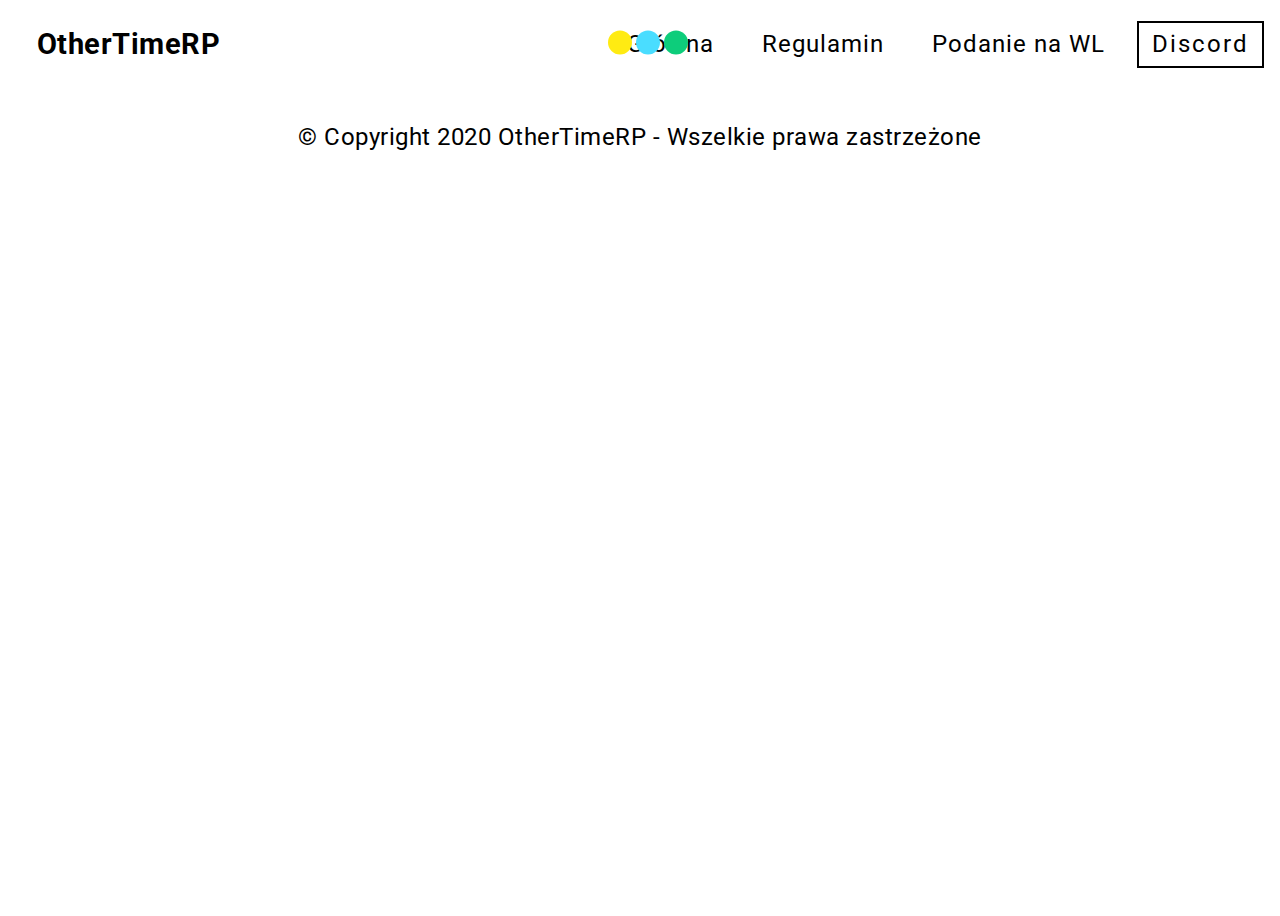
<file: event.html>
<!DOCTYPE html>
<html amp >
<head>
  <!-- Site made with Mobirise Website Builder v5.0.16, https://mobirise.com -->
  <meta charset="UTF-8">
  <meta http-equiv="X-UA-Compatible" content="IE=edge">
  <meta name="generator" content="Mobirise v5.0.16, mobirise.com">
  <meta name="viewport" content="width=device-width, initial-scale=1, minimum-scale=1">
  <link rel="shortcut icon" href="assets/images/ot-4-90x90.png" type="image/x-icon">
  <meta name="description" content="">
  <meta name="amp-script-src" content="">
  
  <title>Eventy</title>
  
<link rel="canonical" href="event.html">
 <style amp-boilerplate>body{-webkit-animation:-amp-start 8s steps(1,end) 0s 1 normal both;-moz-animation:-amp-start 8s steps(1,end) 0s 1 normal both;-ms-animation:-amp-start 8s steps(1,end) 0s 1 normal both;animation:-amp-start 8s steps(1,end) 0s 1 normal both}@-webkit-keyframes -amp-start{from{visibility:hidden}to{visibility:visible}}@-moz-keyframes -amp-start{from{visibility:hidden}to{visibility:visible}}@-ms-keyframes -amp-start{from{visibility:hidden}to{visibility:visible}}@-o-keyframes -amp-start{from{visibility:hidden}to{visibility:visible}}@keyframes -amp-start{from{visibility:hidden}to{visibility:visible}}</style>
<noscript><style amp-boilerplate>body{-webkit-animation:none;-moz-animation:none;-ms-animation:none;animation:none}</style></noscript>
<link href="https://fonts.googleapis.com/css?family=Roboto:100,100i,300,300i,400,400i,500,500i,700,700i,900,900i&display=swap" rel="stylesheet">
 
 <style amp-custom> 
div,span,h1,h2,h3,h4,h5,h6,p,blockquote,a,ol,ul,li,figcaption,textarea,input{font: inherit;}*{-webkit-box-sizing: border-box;box-sizing: border-box;outline: none;}*:focus{outline: none;}body{position: relative;font-style: normal;line-height: 1;color: #3f485d;}section{background-color: #eeeeee;background-position: 50% 50%;background-repeat: no-repeat;background-size: cover;overflow: hidden;padding: 30px 0;}h1,h2,h3,h4,h5,h6{margin: 0;padding: 0;}p,li,blockquote{letter-spacing: 0.5px;line-height: 1.7;}ul,ol,blockquote,p{margin-bottom: 0;margin-top: 0;}a{cursor: pointer;}a,a:hover{text-decoration: none;}a.mbr-iconfont:hover{text-decoration: none;}h1,h2,h3,h4,h5,h6,.display-1,.display-2,.display-4,.display-5,.display-7{word-break: break-word;word-wrap: break-word;}b,strong{font-weight: bold;}blockquote{padding: 10px 0 10px 20px;position: relative;border-left: 3px solid;}input:-webkit-autofill,input:-webkit-autofill:hover,input:-webkit-autofill:focus,input:-webkit-autofill:active{-webkit-transition-delay: 9999s;transition-delay: 9999s;-webkit-transition-property: background-color,color;-o-transition-property: background-color,color;transition-property: background-color,color;}html,body{height: auto;min-height: 100vh;}.mbr-section-title{margin: 0;padding: 0;font-style: normal;line-height: 1.2;width: 100%;}.mbr-section-subtitle{line-height: 1.3;width: 100%;}.mbr-text{font-style: normal;line-height: 1.6;width: 100%;}.mbr-white{color: #ffffff;}.mbr-black{color: #000000;}.align-left{text-align: left;}.align-left .list-item{justify-content: flex-start;}.align-center{text-align: center;}.align-center .list-item{justify-content: center;}.align-right{text-align: right;}.align-right .list-item{justify-content: flex-end;}@media (max-width: 767px){.align-left,.align-center,.align-right{text-align: center;}.align-left .list-item,.align-center .list-item,.align-right .list-item{justify-content: center;}}.mbr-light{font-weight: 300;}.mbr-regular{font-weight: 400;}.mbr-semibold{font-weight: 500;}.mbr-bold{font-weight: 700;}.icons-list a{margin: 0 1rem 0 0;}.icons-list a:last-child{margin: 0;}.mbr-figure{align-self: center;}.hidden{visibility: hidden;}.super-hide{display: none;}.inactive{-webkit-user-select: none;-moz-user-select: none;-ms-user-select: none;user-select: none;pointer-events: none;-webkit-user-drag: none;user-drag: none;}.mbr-overlay{position: absolute;bottom: 0;left: 0;right: 0;top: 0;z-index: 0;}.map-placeholder{display: none;}.google-map,.google-map iframe{position: relative;width: 100%;height: 400px;}amp-img{width: 100%;}amp-img img{max-height: 100%;max-width: 100%;}img.mbr-temp{width: 100%;}.rounded{border-radius: 50%;}.is-builder .nodisplay + img[async],.is-builder .nodisplay + img[decoding="async"],.is-builder amp-img > a + img[async],.is-builder amp-img > a + img[decoding="async"]{display: none;}html:not(.is-builder) amp-img > a{position: absolute;top: 0;bottom: 0;left: 0;right: 0;z-index: 1;}.is-builder .temp-amp-sizer{position: absolute;}.is-builder amp-youtube .temp-amp-sizer,.is-builder amp-vimeo .temp-amp-sizer{position: static;}.mobirise-spinner{position: absolute;top: 50%;left: 40%;margin-left: 10%;-webkit-transform: translate3d(-50%,-50%,0);z-index: 4;}.mobirise-spinner em{width: 24px;height: 24px;background: #3ac;border-radius: 100%;display: inline-block;-webkit-animation: slide 1s infinite;}.mobirise-spinner em:nth-child(1){-webkit-animation-delay: 0.1s;}.mobirise-spinner em:nth-child(2){-webkit-animation-delay: 0.2s;}.mobirise-spinner em:nth-child(3){-webkit-animation-delay: 0.3s;}@-moz-keyframes slide{0%{-webkit-transform: scale(1);}50%{opacity: 0.3;-webkit-transform: scale(2);}100%{-webkit-transform: scale(1);}}@-webkit-keyframes slide{0%{-webkit-transform: scale(1);}50%{opacity: 0.3;-webkit-transform: scale(2);}100%{-webkit-transform: scale(1);}}@-o-keyframes slide{0%{-webkit-transform: scale(1);}50%{opacity: 0.3;-webkit-transform: scale(2);}100%{-webkit-transform: scale(1);}}@keyframes slide{0%{-webkit-transform: scale(1);}50%{opacity: 0.3;-webkit-transform: scale(2);}100%{-webkit-transform: scale(1);}}.mobirise-loader .amp-active > div{display: none;}.iconfont-wrapper{display: inline-block;}.mbr-flex{display: flex;}.flex-wrap{flex-wrap: wrap;}.mbr-jc-s{justify-content: flex-start;}.mbr-jc-c{justify-content: center;}.mbr-jc-e{justify-content: flex-end;}.mbr-row-reverse{flex-direction: row-reverse;}.mbr-column{flex-direction: column;}amp-img,img{height: 100%;width: 100%;}.hidden-slide{display: none;}.visible-slide{display: flex;}section,.container,.container-fluid{position: relative;word-wrap: break-word;}.mbr-fullscreen .mbr-overlay{min-height: 100vh;}.mbr-fullscreen{display: flex;align-items: center;height: 100vh;min-height: 100vh;padding: 3rem 0;}.container{padding: 0 1rem;width: 100%;margin-right: auto;margin-left: auto;}@media (max-width: 767px){.container{max-width: 540px;}} @media (min-width: 768px){.container{max-width: 720px;}} @media (min-width: 992px){.container{max-width: 960px;}} @media (min-width: 1200px){.container{max-width: 1140px;}}.container-fluid{width: 100%;padding: 0 1rem;}.btn{position: relative;font-weight: 400;margin: 0.4rem 0.5rem;border: 2px solid;font-style: normal;white-space: normal;transition: all 0.3s ease-in-out,box-shadow 2s ease-in-out,-webkit-box-shadow 2s ease-in-out;display: inline-flex;align-items: center;justify-content: center;word-break: break-word;line-height: 1;letter-spacing: 2px;}.btn-form{padding: 1rem 2rem;}.btn-form:hover{cursor: pointer;}.btn{padding: 1rem 2rem;border-radius: 0px;}.btn-sm{padding: 0.6rem 0.8rem;border-radius: 0px;}.btn-md{padding: 1rem 2rem;border-radius: 0px;}.btn-lg{padding: 1.2rem 3.2rem;border-radius: 0px;}form .btn,form .mbr-section-btn{margin: 0;}.note-popover .btn:after{display: none;}.mbr-section-btn{margin: 0 -0.25rem;font-size: 0;}nav .mbr-section-btn{margin-left: 0rem;margin-right: 0rem;}.btn .mbr-iconfont,.btn.btn-md .mbr-iconfont{cursor: pointer;margin: 0 0.8rem 0 0;}.btn-sm .mbr-iconfont{margin: 0 0.5rem 0 0;}[type="submit"]{-webkit-appearance: none;}section.menu{min-height: 70px;overflow: visible;padding: 0;}.menu-container{display: flex;-webkit-box-pack: justify;-ms-flex-pack: justify;justify-content: space-between;align-items: center;min-height: 70px;}@media (max-width: 991px){.menu-container{max-width: 100%;padding: 0.5rem 1rem;}} @media (max-width: 767px){.menu-container{padding: 0.5rem 1rem;}}.navbar{z-index: 100;width: 100%;position: absolute;}.navbar-fixed-top{position: fixed;top: 0;}.navbar-brand{display: flex;align-items: center;word-break: break-word;z-index: 1;}.navbar-logo{margin: 0 0.8rem 0 0;}@media (max-width: 767px){.navbar-logo amp-img{max-height: 35px;max-width: 35px;}}.navbar-caption-wrap{display: flex;}.navbar .navbar-collapse{display: flex;-ms-flex-preferred-size: auto;flex-basis: auto;align-items: center;justify-content: flex-end;}@media (max-width: 991px){.navbar .navbar-collapse{display: none;position: absolute;top: 0;right: 0;height: 100vh;overflow-y: auto;padding: 70px 2rem 1rem;z-index: 1;}}@media (max-width: 991px){.navbar.opened .navbar-collapse.show,.navbar.opened .navbar-collapse.collapsing{display: block;}.is-builder .navbar-collapse{position: fixed;}}.navbar-nav{list-style-type: none;display: flex;flex-wrap: wrap;padding-left: 0;min-width: 10rem;}@media (max-width: 991px){.navbar-nav{flex-direction: column;}} .navbar-nav .mbr-iconfont{margin: 0 0.2rem 0 0;}.nav-item{word-break: break-all;}.nav-link{display: flex;align-items: center;justify-content: center;}.nav-link,.navbar-caption{transition: all 0.2s;letter-spacing: 1px;}.nav-dropdown .dropdown-menu{min-width: 10rem;position: absolute;left: 0;padding: 1.25rem 0;}.nav-dropdown .dropdown-menu .dropdown-item{line-height: 2;display: flex;justify-content: center;align-items: center;padding: 0.25rem 1.5rem;white-space: nowrap;}.nav-dropdown .dropdown-menu .dropdown{position: relative;}.dropdown-menu .dropdown:hover > .dropdown-menu{opacity: 1;pointer-events: all;}.nav-dropdown .dropdown-submenu{top: 0;left: 100%;margin: 0;}.nav-item.dropdown{position: relative;}.nav-item.dropdown .dropdown-menu{opacity: 0;pointer-events: none;}.nav-item.dropdown:hover > .dropdown-menu{opacity: 1;pointer-events: all;}.link.dropdown-toggle:after{content: "";margin-left: 0.25rem;border-top: 0.35em solid;border-right: 0.35em solid transparent;border-left: 0.35em solid transparent;border-bottom: 0;}.navbar .dropdown.open > .dropdown-menu{display: block;}@media (max-width: 991px){.is-builder .nav-dropdown .dropdown-menu{position: relative;}.nav-dropdown .dropdown-submenu{left: 0;}.nav-dropdown .dropdown-menu .dropdown-item{padding: 0.25rem 1.5rem;margin: 0;justify-content: center;}.nav-dropdown .dropdown-menu .dropdown-item:after{right: auto;}.navbar.opened .dropdown-menu{top: 0;}.dropdown-toggle[data-toggle="dropdown-submenu"]:after{content: "";margin-left: 0.25rem;border-top: 0.35em solid;border-right: 0.35em solid transparent;border-left: 0.35em solid transparent;border-bottom: 0;top: 55%;}}.navbar-buttons{display: flex;flex-wrap: wrap;align-items: center;justify-content: center;}@media (max-width: 991px){.navbar-buttons{flex-direction: column;}}.menu-social-list{display: flex;align-items: center;justify-content: center;flex-wrap: wrap;}.menu-social-list a{margin: 0 0.5rem;}.menu-social-list a span{font-size: 1.5rem;}button.navbar-toggler{position: absolute;right: 20px;top: 25px;width: 31px;height: 20px;cursor: pointer;transition: all .2s;-ms-flex-item-align: center;-ms-grid-row-align: center;align-self: center;}.hamburger span{position: absolute;right: 0;width: 30px;height: 2px;border-right: 5px;}.hamburger span:nth-child(1){top: 0;transition: all .2s;}.hamburger span:nth-child(2){top: 8px;transition: all .15s;}.hamburger span:nth-child(3){top: 8px;transition: all .15s;}.hamburger span:nth-child(4){top: 16px;transition: all .2s;}nav.opened .navbar-toggler:not(.hide) .hamburger span:nth-child(4),nav.opened .navbar-toggler:not(.hide) .hamburger span:nth-child(1){top: 8px;width: 0;opacity: 0;right: 50%;transition: all .2s;}nav.opened .navbar-toggler:not(.hide) .hamburger span:nth-child(2){transform: rotate(-45deg);transition: all .25s;}nav.opened .navbar-toggler:not(.hide) .hamburger span:nth-child(3){transform: rotate(45deg);transition: all .25s;}.ampstart-btn.hamburger{position: absolute;top: 25px;right: 20px;margin-left: auto;height: 20px;width: 30px;background: none;border: none;cursor: pointer;z-index: 1000;}@media (min-width: 992px){.ampstart-btn,amp-sidebar{display: none;}.dropdown-menu .dropdown-toggle:after{content: "";border-bottom: 0.35em solid transparent;border-left: 0.35em solid;border-right: 0;border-top: 0.35em solid transparent;margin-left: 0.3rem;margin-top: -0.3077em;position: absolute;right: 1.1538em;top: 50%;}}.close-sidebar{width: 30px;height: 30px;position: relative;cursor: pointer;background-color: transparent;border: none;}.close-sidebar span{position: absolute;left: 0;width: 30px;height: 2px;border-right: 5px;top: 14px;}.close-sidebar span:nth-child(1){transform: rotate(-45deg);}.close-sidebar span:nth-child(2){transform: rotate(45deg);}.builder-sidebar{position: relative;height: 100vh;overflow-y: auto;min-width: 10rem;z-index: 1030;padding: 1rem 2rem;max-width: 20rem;}.builder-sidebar .dropdown:hover > .dropdown-menu{position: relative;text-align: center;}section.sidebar-open:before{content: '';position: fixed;top: 0;bottom: 0;right: 0;left: 0;background-color: rgba(0,0,0,0.2);z-index: 1040;}.is-builder section.horizontal-menu .ampstart-btn{display: none;}.is-builder section.horizontal-menu .dropdown-menu{z-index: auto;opacity: 1;pointer-events: auto;}.is-builder .menu{overflow: visible;}#sidebar{background-color: transparent;}.card-title{margin: 0;}.card{position: relative;background-color: transparent;border: none;border-radius: 0;width: 100%;padding: 0 1rem;}@media (max-width: 767px){.card:not(.last-child){padding-bottom: 30px;}} .card .card-img{width: auto;border-radius: 0;}.card .card-wrapper{height: 100%;}@media (max-width: 767px){.card .card-wrapper{flex-direction: column;}} .card img{height: 100%;-o-object-fit: cover;object-fit: cover;-o-object-position: center;object-position: center;}.card-inner,.items-list{display: flex;flex-direction: column;}.items-list{list-style-type: none;padding: 0;}.items-list .list-item{padding: 1rem 2rem;}.card-head{padding: 1.5rem 2rem;}.card-price-wrap{padding: 1rem 2rem;}.card-button{padding: 1rem;margin: 0;}.timeline-wrap{position: relative;}.timeline-wrap .iconBackground{position: absolute;left: 50%;width: 20px;height: 20px;line-height: 30px;text-align: center;border-radius: 50%;font-size: 30px;display: inline-block;background-color: #000000;top: 20px;margin: 0 0 0 -10px;}@media (max-width: 767px){.timeline-wrap .iconBackground{left: 0;}}.separline{position: relative;}@media (max-width: 767px){.separline:not(.last-child){padding-bottom: 2rem;}} .separline:before{position: absolute;content: "";width: 2px;background-color: #000000;left: calc(50% - 1px);height: calc(100% - 20px);top: 40px;}@media (max-width: 767px){.separline:before{left: 0;}}.gallery-img-wrap{position: relative;height: 100%;}.gallery-img-wrap:hover{cursor: pointer;}.gallery-img-wrap:hover .icon-wrap,.gallery-img-wrap:hover .caption-on-hover{opacity: 1;}.gallery-img-wrap:hover:after{opacity: .5;}.gallery-img-wrap amp-img{height: 100%;}.gallery-img-wrap:after{content: "";position: absolute;top: 0;bottom: 0;left: 0;right: 0;background: #000;opacity: 0;transition: opacity 0.2s;pointer-events: none;}.gallery-img-wrap .icon-wrap,.gallery-img-wrap .img-caption{z-index: 3;pointer-events: none;position: absolute;}.gallery-img-wrap .icon-wrap,.gallery-img-wrap .caption-on-hover{opacity: 0;transition: opacity 0.2s;}.gallery-img-wrap .icon-wrap{left: 50%;top: 50%;transform: translate(-50%,-50%);background-color: #fff;padding: .5rem;border-radius: 50%;}.gallery-img-wrap .amp-iconfont{color: #000;font-size: 1rem;width: 1rem;display: block;}.gallery-img-wrap .img-caption{left: 0;right: 0;}.gallery-img-wrap .img-caption.caption-top{top: 0;}.gallery-img-wrap .img-caption.caption-bottom{bottom: 0;}.gallery-img-wrap .img-caption:not(.caption-on-hover):after{content: "";position: absolute;top: 0;left: 0;right: 0;height: 100%;transition: opacity 0.2s;z-index: -1;pointer-events: none;}@media (max-width: 767px){.gallery-img-wrap:after,.gallery-img-wrap:hover:after,.gallery-img-wrap .icon-wrap{display: none;}.gallery-img-wrap .caption-on-hover{opacity: 1;}}.is-builder .gallery-img-wrap .icon-wrap,.is-builder .gallery-img-wrap .img-caption > *{pointer-events: all;}.amp-carousel-button,.dots-wrapper .dots span{transition: all 0.4s;cursor: pointer;outline: none;}.amp-carousel-button{width: 50px;height: 50px;border-radius: 50%;}.dots-wrapper .dots{display: inline-block;margin: 4px 8px;}.dots-wrapper .dots span{display: block;border-radius: 12px;height: 24px;width: 24px;background-color: #ffffff;border: 10px solid #cccccc;opacity: 0.5;}.dots-wrapper .dots span.current{width: 40px;}.dots-wrapper .dots span:hover,.dots-wrapper .dots span.current{opacity: 1;}.amp-carousel-button-next:after{right: 1rem;}.amp-carousel-button-prev:after{left: 1rem;}button.btn-img{cursor: pointer;}.is-builder .preview button.btn-img{opacity: 0.5;position: relative;pointer-events: none;}amp-image-lightbox,.lightbox{background: rgba(0,0,0,0.8);display: flex;flex-wrap: wrap;align-items: center;justify-content: center;width: 100%;height: 100%;overflow: auto;}amp-image-lightbox a.control,.lightbox a.control{position: absolute;cursor: default;top: 0;right: 0;}amp-image-lightbox .close,.lightbox .close{background: none;border: none;position: absolute;top: 16px;right: 16px;height: 32px;width: 32px;cursor: pointer;z-index: 1000;}amp-image-lightbox .close:before,amp-image-lightbox .close:after,.lightbox .close:before,.lightbox .close:after{position: absolute;top: 0;right: 16px;content: ' ';height: 32px;width: 2px;background-color: #fff;}amp-image-lightbox .close:before,.lightbox .close:before{transform: rotate(45deg);}amp-image-lightbox .close:after,.lightbox .close:after{transform: rotate(-45deg);}amp-image-lightbox .video-block,.lightbox .video-block{width: 100%;}div[submit-success] > *,div[submit-error] > *{padding: 15px;margin-bottom: 1rem;}.form-block{z-index: 1;background-color: transparent;padding: 30px;position: relative;overflow: hidden;}.form-block .mbr-overlay{z-index: -1;}@media (max-width: 991px){.form-block{padding: 15px;}}form input,form textarea,form select{padding: 15px 0.5rem;line-height: 1.45;width: 100%;background: #ffffff;border-width: 1px;border-style: solid;border-color: #767676;border-radius: 0;color: #000000;}form input[type="checkbox"],form input[type="radio"]{border: none;background: none;width: auto;}form .field{padding-bottom: 0.5rem;padding-top: 0.5rem;}form textarea.field-input{height: 200px;}form .fieldset{display: flex;justify-content: center;flex-wrap: wrap;align-items: center;}textarea[type="hidden"]{display: none;}.form-check{margin-bottom: 0;}.form-check-label{padding-left: 0;}.form-check-input{position: relative;margin: 4px;}.form-check-inline{display: inline-flex;align-items: center;padding-left: 0;margin-right: .75rem;}.mbr-row,.mbr-form-row{display: -webkit-box;display: -ms-flexbox;display: flex;-ms-flex-wrap: wrap;flex-wrap: wrap;margin-left: -1rem;margin-right: -1rem;}.mbr-form-row{margin-left: -0.5rem;margin-right: -0.5rem;}.mbr-form-row > [class*="mbr-col"]{padding-left: 0.5rem;padding-right: 0.5rem;}@media (max-width: 767px){.mbr-col,.mbr-col-auto{padding-right: 1rem;padding-left: 1rem;}.mbr-col-sm-12{-ms-flex: 0 0 100%;-webkit-box-flex: 0;flex: 0 0 100%;max-width: 100%;padding-right: 1rem;padding-left: 1rem;}}@media (min-width: 768px){.mbr-col,.mbr-col-auto{padding-right: 1rem;padding-left: 1rem;}.mbr-col-md-2{-ms-flex: 0 0 16.6666666667%;-webkit-box-flex: 0;flex: 0 0 16.6666666667%;max-width: 16.6666666667%;padding-right: 1rem;padding-left: 1rem;}.mbr-col-md-3{-ms-flex: 0 0 25%;-webkit-box-flex: 0;flex: 0 0 25%;max-width: 25%;padding-right: 1rem;padding-left: 1rem;}.mbr-col-md-4{-ms-flex: 0 0 33.3333333333%;-webkit-box-flex: 0;flex: 0 0 33.3333333333%;max-width: 33.3333333333%;padding-right: 1rem;padding-left: 1rem;}.mbr-col-md-5{-ms-flex: 0 0 41.6666666667%;-webkit-box-flex: 0;flex: 0 0 41.6666666667%;max-width: 41.6666666667%;padding-right: 1rem;padding-left: 1rem;}.mbr-col-md-6{-ms-flex: 0 0 50%;-webkit-box-flex: 0;flex: 0 0 50%;max-width: 50%;padding-right: 1rem;padding-left: 1rem;}.mbr-col-md-7{-ms-flex: 0 0 58.3333333333%;-webkit-box-flex: 0;flex: 0 0 58.3333333333%;max-width: 58.3333333333%;padding-right: 1rem;padding-left: 1rem;}.mbr-col-md-8{-ms-flex: 0 0 66.6666666667%;-webkit-box-flex: 0;flex: 0 0 66.6666666667%;max-width: 66.6666666667%;padding-right: 1rem;padding-left: 1rem;}.mbr-col-md-10{-ms-flex: 0 0 83.3333333333%;-webkit-box-flex: 0;flex: 0 0 83.3333333333%;max-width: 83.3333333333%;padding-right: 1rem;padding-left: 1rem;}.mbr-col-md-12{-ms-flex: 0 0 100%;-webkit-box-flex: 0;flex: 0 0 100%;max-width: 100%;padding-right: 1rem;padding-left: 1rem;}}.mbr-col{-ms-flex: 1 1 auto;-webkit-box-flex: 1;flex: 1 1 auto;max-width: 100%;}.mbr-col-auto{-ms-flex: 0 0 auto;flex: 0 0 auto;width: auto;}@media (min-width: 992px){.mbr-col,.mbr-col-auto{padding-right: 1rem;padding-left: 1rem;}.mbr-col-lg-2{-ms-flex: 0 0 16.6666666667%;-webkit-box-flex: 0;flex: 0 0 16.6666666667%;max-width: 16.6666666667%;padding-right: 1rem;padding-left: 1rem;}.mbr-col-lg-3{-ms-flex: 0 0 25%;-webkit-box-flex: 0;flex: 0 0 25%;max-width: 25%;padding-right: 1rem;padding-left: 1rem;}.mbr-col-lg-4{-ms-flex: 0 0 33.3333333333%;-webkit-box-flex: 0;flex: 0 0 33.3333333333%;max-width: 33.3333333333%;padding-right: 1rem;padding-left: 1rem;}.mbr-col-lg-5{-ms-flex: 0 0 41.6666666667%;-webkit-box-flex: 0;flex: 0 0 41.6666666667%;max-width: 41.6666666667%;padding-right: 1rem;padding-left: 1rem;}.mbr-col-lg-6{-ms-flex: 0 0 50%;-webkit-box-flex: 0;flex: 0 0 50%;max-width: 50%;padding-right: 1rem;padding-left: 1rem;}.mbr-col-lg-7{-ms-flex: 0 0 58.3333333333%;-webkit-box-flex: 0;flex: 0 0 58.3333333333%;max-width: 58.3333333333%;padding-right: 1rem;padding-left: 1rem;}.mbr-col-lg-8{-ms-flex: 0 0 66.6666666667%;-webkit-box-flex: 0;flex: 0 0 66.6666666667%;max-width: 66.6666666667%;padding-right: 1rem;padding-left: 1rem;}.mbr-col-lg-9{-ms-flex: 0 0 75%;-webkit-box-flex: 0;flex: 0 0 75%;max-width: 75%;padding-right: 1rem;padding-left: 1rem;}.mbr-col-lg-10{-ms-flex: 0 0 83.3333333333%;-webkit-box-flex: 0;flex: 0 0 83.3333333333%;max-width: 83.3333333333%;padding-right: 1rem;padding-left: 1rem;}.mbr-col-lg-12{-ms-flex: 0 0 100%;-webkit-box-flex: 0;flex: 0 0 100%;max-width: 100%;padding-right: 1rem;padding-left: 1rem;}}@media (min-width: 992px){.lg-pb{padding-bottom: 3rem;}}@media (max-width: 991px){.md-pb{padding-bottom: 3rem;}}.mbr-pt-1,.mbr-py-1{padding-top: 10px;}.mbr-pb-1,.mbr-py-1{padding-bottom: 10px;}.mbr-px-1{padding-left: 10px;padding-right: 10px;}.mbr-p-1{padding: 10px;}.mbr-pt-2,.mbr-py-2{padding-top: 1rem;}.mbr-pb-2,.mbr-py-2{padding-bottom: 1rem;}.mbr-px-2{padding-left: 1rem;padding-right: 1rem;}.mbr-p-2{padding: 1rem;}.mbr-pt-3,.mbr-py-3{padding-top: 25px;}.mbr-pb-3,.mbr-py-3{padding-bottom: 25px;}.mbr-px-3{padding-left: 25px;padding-right: 25px;}.mbr-p-3{padding: 25px;}.mbr-pt-4,.mbr-py-4{padding-top: 2rem;}.mbr-pb-4,.mbr-py-4{padding-bottom: 2rem;}.mbr-px-4{padding-left: 2rem;padding-right: 2rem;}.mbr-p-4{padding: 2rem;}.mbr-pt-5,.mbr-py-5{padding-top: 3rem;}.mbr-pb-5,.mbr-py-5{padding-bottom: 3rem;}.mbr-px-5{padding-left: 3rem;padding-right: 3rem;}.mbr-p-5{padding: 3rem;}@media (max-width: 991px){.mbr-py-4,.mbr-py-5{padding-top: 1rem;padding-bottom: 1rem;}.mbr-px-4,.mbr-px-5{padding-left: 1rem;padding-right: 1rem;}.mbr-p-3,.mbr-p-4,.mbr-p-5{padding: 1rem;}}.mbr-ml-auto{margin-left: auto;}.mbr-mr-auto{margin-right: auto;}.mbr-m-auto{margin: auto;}#scrollToTopMarker{position: absolute;width: 0px;height: 0px;top: 300px;}#scrollToTopButton{position: fixed;bottom: 25px;right: 25px;opacity: .4;z-index: 5000;font-size: 32px;height: 60px;width: 60px;border: none;border-radius: 3px;cursor: pointer;}#scrollToTopButton:focus{outline: none;}#scrollToTopButton a:before{content: '';position: absolute;height: 40%;top: 36%;width: 2px;left: calc(50% - 1px);}#scrollToTopButton a:after{content: '';position: absolute;border-top: 2px solid;border-right: 2px solid;width: 40%;height: 40%;left: calc(30% - 1px);bottom: 30%;transform: rotate(-45deg);}.is-builder #scrollToTopButton a:after{left: 30%;}a{font-style: normal;font-weight: 400;}@media (max-width: 767px){.mbr-section-btn,.mbr-section-title{text-align: center;}}
body{font-family: Roboto;}blockquote{border-color: #ffeb12;}div[submit-success] > *{background: #0dcd7b;color: #000000;}div[submit-error] > *{background: #a0a0a0;color: #ffffff;}.display-1{font-family: 'Roboto',sans-serif;font-size: 1.1rem;}.display-2{font-family: 'Roboto',sans-serif;font-size: 2.2rem;}.display-4{font-family: 'Roboto',sans-serif;font-size: 1rem;}.display-5{font-family: 'Roboto',sans-serif;font-size: 1.8rem;}.display-7{font-family: 'Roboto',sans-serif;font-size: 1.5rem;}.display-1 .mbr-iconfont-btn{font-size: 1.1rem;width: 1.1rem;}.display-2 .mbr-iconfont-btn{font-size: 2.2rem;width: 2.2rem;}.display-4 .mbr-iconfont-btn{font-size: 1rem;width: 1rem;}.display-5 .mbr-iconfont-btn{font-size: 1.8rem;width: 1.8rem;}.display-7 .mbr-iconfont-btn{font-size: 1.5rem;width: 1.5rem;}@media (max-width: 768px){.display-1{font-size: 0.88rem;font-size: calc( 1.0350000000000001rem + (1.1 - 1.0350000000000001) * ((100vw - 20rem) / (48 - 20)));line-height: calc( 1.4 * (1.0350000000000001rem + (1.1 - 1.0350000000000001) * ((100vw - 20rem) / (48 - 20))));}.display-2{font-size: 1.76rem;font-size: calc( 1.42rem + (2.2 - 1.42) * ((100vw - 20rem) / (48 - 20)));line-height: calc( 1.4 * (1.42rem + (2.2 - 1.42) * ((100vw - 20rem) / (48 - 20))));}.display-4{font-size: 0.8rem;font-size: calc( 1rem + (1 - 1) * ((100vw - 20rem) / (48 - 20)));line-height: calc( 1.4 * (1rem + (1 - 1) * ((100vw - 20rem) / (48 - 20))));}.display-5{font-size: 1.44rem;font-size: calc( 1.28rem + (1.8 - 1.28) * ((100vw - 20rem) / (48 - 20)));line-height: calc( 1.4 * (1.28rem + (1.8 - 1.28) * ((100vw - 20rem) / (48 - 20))));}}.bg-primary{background-color: #ffeb12;}.bg-success{background-color: #0dcd7b;}.bg-info{background-color: #8282e7;}.bg-warning{background-color: #767676;}.bg-danger{background-color: #a0a0a0;}.btn-primary,.btn-primary:active,.btn-primary.active{background-color: #ffeb12;border-color: #ffeb12;color: #121000;}.btn-primary:hover,.btn-primary:focus,.btn-primary.focus{color: #121000;background-color: #c4b400;border-color: #c4b400;}.btn-primary.disabled,.btn-primary:disabled{color: #121000;background-color: #c4b400;border-color: #c4b400;}.btn-secondary,.btn-secondary:active,.btn-secondary.active{background-color: #4addff;border-color: #4addff;color: #003c4a;}.btn-secondary:hover,.btn-secondary:focus,.btn-secondary.focus{color: #003c4a;background-color: #00cdfd;border-color: #00cdfd;}.btn-secondary.disabled,.btn-secondary:disabled{color: #003c4a;background-color: #00cdfd;border-color: #00cdfd;}.btn-info,.btn-info:active,.btn-info.active{background-color: #8282e7;border-color: #8282e7;color: #ffffff;}.btn-info:hover,.btn-info:focus,.btn-info.focus{color: #ffffff;background-color: #4242db;border-color: #4242db;}.btn-info.disabled,.btn-info:disabled{color: #ffffff;background-color: #4242db;border-color: #4242db;}.btn-success,.btn-success:active,.btn-success.active{background-color: #0dcd7b;border-color: #0dcd7b;color: #ffffff;}.btn-success:hover,.btn-success:focus,.btn-success.focus{color: #ffffff;background-color: #088550;border-color: #088550;}.btn-success.disabled,.btn-success:disabled{color: #ffffff;background-color: #088550;border-color: #088550;}.btn-warning,.btn-warning:active,.btn-warning.active{background-color: #767676;border-color: #767676;color: #ffffff;}.btn-warning:hover,.btn-warning:focus,.btn-warning.focus{color: #ffffff;background-color: #505050;border-color: #505050;}.btn-warning.disabled,.btn-warning:disabled{color: #ffffff;background-color: #505050;border-color: #505050;}.btn-danger,.btn-danger:active,.btn-danger.active{background-color: #a0a0a0;border-color: #a0a0a0;color: #ffffff;}.btn-danger:hover,.btn-danger:focus,.btn-danger.focus{color: #ffffff;background-color: #7a7a7a;border-color: #7a7a7a;}.btn-danger.disabled,.btn-danger:disabled{color: #ffffff;background-color: #7a7a7a;border-color: #7a7a7a;}.btn-black,.btn-black:active,.btn-black.active{background-color: #333333;border-color: #333333;color: #ffffff;}.btn-black:hover,.btn-black:focus,.btn-black.focus{color: #ffffff;background-color: #0d0d0d;border-color: #0d0d0d;}.btn-black.disabled,.btn-black:disabled{color: #ffffff;background-color: #0d0d0d;border-color: #0d0d0d;}.btn-white,.btn-white:active,.btn-white.active{background-color: #ffffff;border-color: #ffffff;color: #808080;}.btn-white:hover,.btn-white:focus,.btn-white.focus{color: #808080;background-color: #d9d9d9;border-color: #d9d9d9;}.btn-white.disabled,.btn-white:disabled{color: #808080;background-color: #d9d9d9;border-color: #d9d9d9;}.btn-white,.btn-white:active,.btn-white.active{color: #333333;}.btn-white:hover,.btn-white:focus,.btn-white.focus{color: #333333;}.btn-white.disabled,.btn-white:disabled{color: #333333;}.btn-primary-outline,.btn-primary-outline:active,.btn-primary-outline.active{background: none;border-color: #ab9d00;color: #ab9d00;}.btn-primary-outline:hover,.btn-primary-outline:focus,.btn-primary-outline.focus{color: #121000;background-color: #ffeb12;border-color: #ffeb12;}.btn-primary-outline.disabled,.btn-primary-outline:disabled{color: #121000;background-color: #ffeb12;border-color: #ffeb12;}.btn-secondary-outline,.btn-secondary-outline:active,.btn-secondary-outline.active{background: none;border-color: #00b8e3;color: #00b8e3;}.btn-secondary-outline:hover,.btn-secondary-outline:focus,.btn-secondary-outline.focus{color: #003c4a;background-color: #4addff;border-color: #4addff;}.btn-secondary-outline.disabled,.btn-secondary-outline:disabled{color: #003c4a;background-color: #4addff;border-color: #4addff;}.btn-info-outline,.btn-info-outline:active,.btn-info-outline.active{background: none;border-color: #2c2cd7;color: #2c2cd7;}.btn-info-outline:hover,.btn-info-outline:focus,.btn-info-outline.focus{color: #ffffff;background-color: #8282e7;border-color: #8282e7;}.btn-info-outline.disabled,.btn-info-outline:disabled{color: #ffffff;background-color: #8282e7;border-color: #8282e7;}.btn-success-outline,.btn-success-outline:active,.btn-success-outline.active{background: none;border-color: #076d41;color: #076d41;}.btn-success-outline:hover,.btn-success-outline:focus,.btn-success-outline.focus{color: #ffffff;background-color: #0dcd7b;border-color: #0dcd7b;}.btn-success-outline.disabled,.btn-success-outline:disabled{color: #ffffff;background-color: #0dcd7b;border-color: #0dcd7b;}.btn-warning-outline,.btn-warning-outline:active,.btn-warning-outline.active{background: none;border-color: #434343;color: #434343;}.btn-warning-outline:hover,.btn-warning-outline:focus,.btn-warning-outline.focus{color: #ffffff;background-color: #767676;border-color: #767676;}.btn-warning-outline.disabled,.btn-warning-outline:disabled{color: #ffffff;background-color: #767676;border-color: #767676;}.btn-danger-outline,.btn-danger-outline:active,.btn-danger-outline.active{background: none;border-color: #6d6d6d;color: #6d6d6d;}.btn-danger-outline:hover,.btn-danger-outline:focus,.btn-danger-outline.focus{color: #ffffff;background-color: #a0a0a0;border-color: #a0a0a0;}.btn-danger-outline.disabled,.btn-danger-outline:disabled{color: #ffffff;background-color: #a0a0a0;border-color: #a0a0a0;}.btn-black-outline,.btn-black-outline:active,.btn-black-outline.active{background: none;border-color: #000000;color: #000000;}.btn-black-outline:hover,.btn-black-outline:focus,.btn-black-outline.focus{color: #ffffff;background-color: #333333;border-color: #333333;}.btn-black-outline.disabled,.btn-black-outline:disabled{color: #ffffff;background-color: #333333;border-color: #333333;}.btn-white-outline,.btn-white-outline:active,.btn-white-outline.active{background: none;border-color: #ffffff;color: #ffffff;}.btn-white-outline:hover,.btn-white-outline:focus,.btn-white-outline.focus{color: #333333;background-color: #ffffff;border-color: #ffffff;}.text-primary{color: #ffeb12;}.text-secondary{color: #4addff;}.text-success{color: #0dcd7b;}.text-info{color: #8282e7;}.text-warning{color: #767676;}.text-danger{color: #a0a0a0;}.text-white{color: #ffffff;}.text-black{color: #000000;}a.text-primary:hover,a.text-primary:focus{color: #ab9d00;}a.text-secondary:hover,a.text-secondary:focus{color: #00b8e3;}a.text-success:hover,a.text-success:focus{color: #076d41;}a.text-info:hover,a.text-info:focus{color: #2c2cd7;}a.text-warning:hover,a.text-warning:focus{color: #434343;}a.text-danger:hover,a.text-danger:focus{color: #6d6d6d;}a.text-white:hover,a.text-white:focus{color: #b3b3b3;}a.text-black:hover,a.text-black:focus{color: #4d4d4d;}.alert-success{background-color: #0dcd7b;}.alert-info{background-color: #8282e7;}.alert-warning{background-color: #767676;}.alert-danger{background-color: #a0a0a0;}a,a:hover{color: #ffeb12;}.mbr-plan-header.bg-primary .mbr-plan-subtitle,.mbr-plan-header.bg-primary .mbr-plan-price-desc{color: #fffcde;}.mbr-plan-header.bg-success .mbr-plan-subtitle,.mbr-plan-header.bg-success .mbr-plan-price-desc{color: #acfad9;}.mbr-plan-header.bg-info .mbr-plan-subtitle,.mbr-plan-header.bg-info .mbr-plan-price-desc{color: #ffffff;}.mbr-plan-header.bg-warning .mbr-plan-subtitle,.mbr-plan-header.bg-warning .mbr-plan-price-desc{color: #b6b6b6;}.mbr-plan-header.bg-danger .mbr-plan-subtitle,.mbr-plan-header.bg-danger .mbr-plan-price-desc{color: #e0e0e0;}.mobirise-spinner em:nth-child(1){background: #ffeb12;}.mobirise-spinner em:nth-child(2){background: #4addff;}.mobirise-spinner em:nth-child(3){background: #0dcd7b;}#scrollToTopMarker{display: none;}#scrollToTopButton{background-color: #4ea2e3;}#scrollToTopButton a:before{background: #ffffff;}#scrollToTopButton a:after{border-top-color: #ffffff;border-right-color: #ffffff;}.cid-s7lEGZhoEI{min-height: 80px;}.cid-s7lEGZhoEI .brand-name{color: #000000;margin: 0;}.cid-s7lEGZhoEI .hamburger span,.cid-s7lEGZhoEI .close-sidebar span{background: #4ea2e3;}.cid-s7lEGZhoEI .nav-dropdown .dropdown-menu .dropdown-item{font-weight: 400;width: 100%;text-align: inherit;}.cid-s7lEGZhoEI .navbar{min-height: 80px;background: #ffffff;}@media (max-width: 991px){.cid-s7lEGZhoEI .navbar .navbar-brand{flex-shrink: initial;}}.cid-s7lEGZhoEI .navbar-brand{flex-shrink: 0;margin-right: 0;padding: 0;}@media (min-width: 992px){.cid-s7lEGZhoEI .navbar-expand-lg .navbar-nav .nav-link{padding: 0;}.cid-s7lEGZhoEI .navbar-nav .nav-link{margin: .667em 1em;}}.cid-s7lEGZhoEI .navbar-dropdown{padding: .5rem 0;}.cid-s7lEGZhoEI .builder-sidebar,.cid-s7lEGZhoEI .collapse,.cid-s7lEGZhoEI .navbar.navbar-expand-lg .dropdown .dropdown-menu{background-color: #ffffff;}@media (max-width: 991px){.cid-s7lEGZhoEI .navbar-nav a{padding: 0.5rem 0;margin: 0 0 10px;}}.cid-s7lEGZhoEI .close-sidebar:focus{outline: 2px auto #ffeb12;}.cid-s7lEGZhoEI amp-img{height: 45px;width: 45px;}.cid-s7lEGZhoEI amp-img img{object-fit: contain;}.cid-s7m0IT89oG{padding-top: 30px;padding-bottom: 30px;background-color: #ffffff;}.cid-s7m0IT89oG .mbr-text{color: #000000;}
.engine{position: absolute;text-indent: -2400px;text-align: center;padding: 0;top: 0;left: -2400px;}[class*="-iconfont"]{display: inline-flex;}</style>
 
  <script async  src="https://cdn.ampproject.org/v0.js"></script>
  <script async custom-element="amp-analytics" src="https://cdn.ampproject.org/v0/amp-analytics-0.1.js"></script>
  <script async custom-element="amp-sidebar" src="https://cdn.ampproject.org/v0/amp-sidebar-0.1.js"></script>
  
  
  
</head>
<body><amp-sidebar id="sidebar" class="cid-s7lEGZhoEI" layout="nodisplay" side="right">
        <div class="builder-sidebar" id="builder-sidebar">
            <button on="tap:sidebar.close" class="close-sidebar">
                <span></span>
                <span></span>
            </button>
        
            
            <ul class="navbar-nav nav-dropdown" data-app-modern-menu="true"><li class="nav-item"><a class="nav-link link text-black display-7" href="index.html">Główna</a></li><li class="nav-item"><a class="nav-link link text-black display-7" href="regulamin.html">Regulamin</a></li><li class="nav-item"><a class="nav-link link text-black display-7" href="podania_wl.html">Podanie na WL</a></li></ul>
            
            <div class="navbar-buttons mbr-section-btn align-center"><a class="btn btn-sm btn-black-outline display-7" href="https://discord.gg/5ZhrSXu" target="_blank">Discord</a></div>
      </div>
    </amp-sidebar>
  
  <section class="menu horizontal-menu cid-s7lEGZhoEI" id="menu2-g">

    
    

    <nav class="navbar navbar-dropdown navbar-expand-lg navbar-fixed-top">
       <div class="menu-container container-fluid"> 
      <div class="navbar-brand">
          <span class="navbar-logo">
              <amp-img src="assets/images/ot-4-90x90.png" layout="responsive" width="44.92320819112628" height="45" alt="Mobirise" class="mobirise-loader">
                  <div placeholder="" class="placeholder">
                                <div class="mobirise-spinner">
                                    <em></em>
                                    <em></em>
                                    <em></em>
                                </div></div>
                  
              </amp-img>
          </span>
          <p class="brand-name mbr-fonts-style mbr-bold display-5">OtherTimeRP</p>
      </div>
      <div class="collapse navbar-collapse" id="navbarSupportedContent">
            
            <ul class="navbar-nav nav-dropdown" data-app-modern-menu="true"><li class="nav-item"><a class="nav-link link text-black display-7" href="index.html">Główna</a></li><li class="nav-item"><a class="nav-link link text-black display-7" href="regulamin.html">Regulamin</a></li><li class="nav-item"><a class="nav-link link text-black display-7" href="podania_wl.html">Podanie na WL</a></li></ul>
            
            <div class="navbar-buttons mbr-section-btn align-center"><a class="btn btn-sm btn-black-outline display-7" href="https://discord.gg/5ZhrSXu" target="_blank">Discord</a></div>
      </div>
      
      <button on="tap:sidebar.toggle" class="ampstart-btn hamburger sticky-but">
        <span></span>
        <span></span>
        <span></span>
        <span></span>
    </button>
        </div>
    </nav>

  <!-- AMP plug -->
    

</section>

<section class="engine"><a href="https://mobirise.info/z">best free website templates</a></section><section class="footer1 cid-s7m0IT89oG" id="footer1-k">

    

    <div class="container">
        <div class="align-center mbr-white mbr-p-1">
            <p class="mbr-text mbr-fonts-style display-7">
                © Copyright 2020 OtherTimeRP - Wszelkie prawa zastrzeżone</p>
        </div>
    </div>
</section>


  
  
  
</body>
</html>
</file>
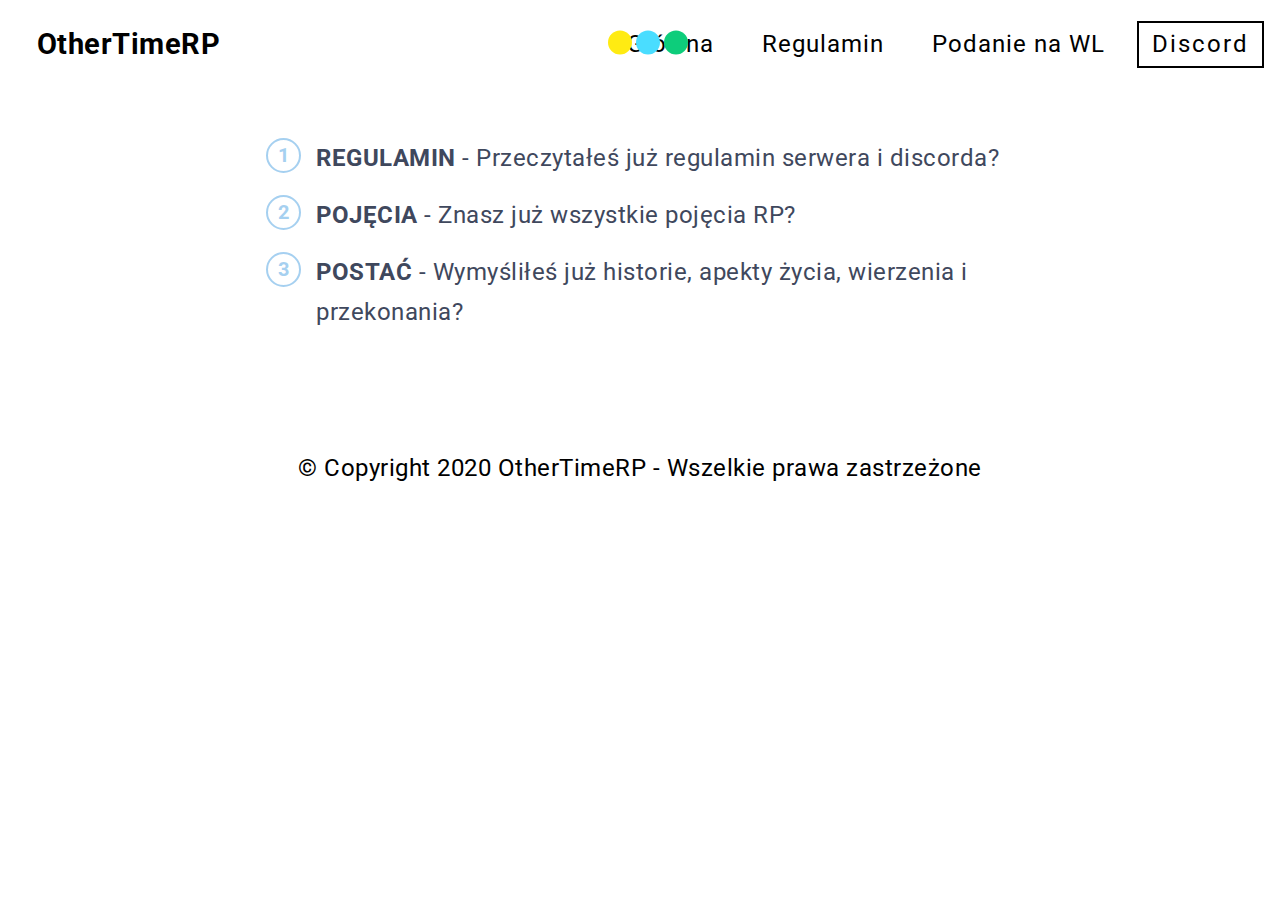
<file: podania_wl.html>
<!DOCTYPE html>
<html amp >
<head>
  <!-- Site made with Mobirise Website Builder v5.0.16, https://mobirise.com -->
  <meta charset="UTF-8">
  <meta http-equiv="X-UA-Compatible" content="IE=edge">
  <meta name="generator" content="Mobirise v5.0.16, mobirise.com">
  <meta name="viewport" content="width=device-width, initial-scale=1, minimum-scale=1">
  <link rel="shortcut icon" href="assets/images/ot-4-90x90.png" type="image/x-icon">
  <meta name="description" content="">
  <meta name="amp-script-src" content="">
  
  <title>Podania WL</title>
  
<link rel="canonical" href="podania_wl.html">
 <style amp-boilerplate>body{-webkit-animation:-amp-start 8s steps(1,end) 0s 1 normal both;-moz-animation:-amp-start 8s steps(1,end) 0s 1 normal both;-ms-animation:-amp-start 8s steps(1,end) 0s 1 normal both;animation:-amp-start 8s steps(1,end) 0s 1 normal both}@-webkit-keyframes -amp-start{from{visibility:hidden}to{visibility:visible}}@-moz-keyframes -amp-start{from{visibility:hidden}to{visibility:visible}}@-ms-keyframes -amp-start{from{visibility:hidden}to{visibility:visible}}@-o-keyframes -amp-start{from{visibility:hidden}to{visibility:visible}}@keyframes -amp-start{from{visibility:hidden}to{visibility:visible}}</style>
<noscript><style amp-boilerplate>body{-webkit-animation:none;-moz-animation:none;-ms-animation:none;animation:none}</style></noscript>
<link href="https://fonts.googleapis.com/css?family=Roboto:100,100i,300,300i,400,400i,500,500i,700,700i,900,900i&display=swap" rel="stylesheet">
 
 <style amp-custom> 
div,span,h1,h2,h3,h4,h5,h6,p,blockquote,a,ol,ul,li,figcaption,textarea,input{font: inherit;}*{-webkit-box-sizing: border-box;box-sizing: border-box;outline: none;}*:focus{outline: none;}body{position: relative;font-style: normal;line-height: 1;color: #3f485d;}section{background-color: #eeeeee;background-position: 50% 50%;background-repeat: no-repeat;background-size: cover;overflow: hidden;padding: 30px 0;}h1,h2,h3,h4,h5,h6{margin: 0;padding: 0;}p,li,blockquote{letter-spacing: 0.5px;line-height: 1.7;}ul,ol,blockquote,p{margin-bottom: 0;margin-top: 0;}a{cursor: pointer;}a,a:hover{text-decoration: none;}a.mbr-iconfont:hover{text-decoration: none;}h1,h2,h3,h4,h5,h6,.display-1,.display-2,.display-4,.display-5,.display-7{word-break: break-word;word-wrap: break-word;}b,strong{font-weight: bold;}blockquote{padding: 10px 0 10px 20px;position: relative;border-left: 3px solid;}input:-webkit-autofill,input:-webkit-autofill:hover,input:-webkit-autofill:focus,input:-webkit-autofill:active{-webkit-transition-delay: 9999s;transition-delay: 9999s;-webkit-transition-property: background-color,color;-o-transition-property: background-color,color;transition-property: background-color,color;}html,body{height: auto;min-height: 100vh;}.mbr-section-title{margin: 0;padding: 0;font-style: normal;line-height: 1.2;width: 100%;}.mbr-section-subtitle{line-height: 1.3;width: 100%;}.mbr-text{font-style: normal;line-height: 1.6;width: 100%;}.mbr-white{color: #ffffff;}.mbr-black{color: #000000;}.align-left{text-align: left;}.align-left .list-item{justify-content: flex-start;}.align-center{text-align: center;}.align-center .list-item{justify-content: center;}.align-right{text-align: right;}.align-right .list-item{justify-content: flex-end;}@media (max-width: 767px){.align-left,.align-center,.align-right{text-align: center;}.align-left .list-item,.align-center .list-item,.align-right .list-item{justify-content: center;}}.mbr-light{font-weight: 300;}.mbr-regular{font-weight: 400;}.mbr-semibold{font-weight: 500;}.mbr-bold{font-weight: 700;}.icons-list a{margin: 0 1rem 0 0;}.icons-list a:last-child{margin: 0;}.mbr-figure{align-self: center;}.hidden{visibility: hidden;}.super-hide{display: none;}.inactive{-webkit-user-select: none;-moz-user-select: none;-ms-user-select: none;user-select: none;pointer-events: none;-webkit-user-drag: none;user-drag: none;}.mbr-overlay{position: absolute;bottom: 0;left: 0;right: 0;top: 0;z-index: 0;}.map-placeholder{display: none;}.google-map,.google-map iframe{position: relative;width: 100%;height: 400px;}amp-img{width: 100%;}amp-img img{max-height: 100%;max-width: 100%;}img.mbr-temp{width: 100%;}.rounded{border-radius: 50%;}.is-builder .nodisplay + img[async],.is-builder .nodisplay + img[decoding="async"],.is-builder amp-img > a + img[async],.is-builder amp-img > a + img[decoding="async"]{display: none;}html:not(.is-builder) amp-img > a{position: absolute;top: 0;bottom: 0;left: 0;right: 0;z-index: 1;}.is-builder .temp-amp-sizer{position: absolute;}.is-builder amp-youtube .temp-amp-sizer,.is-builder amp-vimeo .temp-amp-sizer{position: static;}.mobirise-spinner{position: absolute;top: 50%;left: 40%;margin-left: 10%;-webkit-transform: translate3d(-50%,-50%,0);z-index: 4;}.mobirise-spinner em{width: 24px;height: 24px;background: #3ac;border-radius: 100%;display: inline-block;-webkit-animation: slide 1s infinite;}.mobirise-spinner em:nth-child(1){-webkit-animation-delay: 0.1s;}.mobirise-spinner em:nth-child(2){-webkit-animation-delay: 0.2s;}.mobirise-spinner em:nth-child(3){-webkit-animation-delay: 0.3s;}@-moz-keyframes slide{0%{-webkit-transform: scale(1);}50%{opacity: 0.3;-webkit-transform: scale(2);}100%{-webkit-transform: scale(1);}}@-webkit-keyframes slide{0%{-webkit-transform: scale(1);}50%{opacity: 0.3;-webkit-transform: scale(2);}100%{-webkit-transform: scale(1);}}@-o-keyframes slide{0%{-webkit-transform: scale(1);}50%{opacity: 0.3;-webkit-transform: scale(2);}100%{-webkit-transform: scale(1);}}@keyframes slide{0%{-webkit-transform: scale(1);}50%{opacity: 0.3;-webkit-transform: scale(2);}100%{-webkit-transform: scale(1);}}.mobirise-loader .amp-active > div{display: none;}.iconfont-wrapper{display: inline-block;}.mbr-flex{display: flex;}.flex-wrap{flex-wrap: wrap;}.mbr-jc-s{justify-content: flex-start;}.mbr-jc-c{justify-content: center;}.mbr-jc-e{justify-content: flex-end;}.mbr-row-reverse{flex-direction: row-reverse;}.mbr-column{flex-direction: column;}amp-img,img{height: 100%;width: 100%;}.hidden-slide{display: none;}.visible-slide{display: flex;}section,.container,.container-fluid{position: relative;word-wrap: break-word;}.mbr-fullscreen .mbr-overlay{min-height: 100vh;}.mbr-fullscreen{display: flex;align-items: center;height: 100vh;min-height: 100vh;padding: 3rem 0;}.container{padding: 0 1rem;width: 100%;margin-right: auto;margin-left: auto;}@media (max-width: 767px){.container{max-width: 540px;}} @media (min-width: 768px){.container{max-width: 720px;}} @media (min-width: 992px){.container{max-width: 960px;}} @media (min-width: 1200px){.container{max-width: 1140px;}}.container-fluid{width: 100%;padding: 0 1rem;}.btn{position: relative;font-weight: 400;margin: 0.4rem 0.5rem;border: 2px solid;font-style: normal;white-space: normal;transition: all 0.3s ease-in-out,box-shadow 2s ease-in-out,-webkit-box-shadow 2s ease-in-out;display: inline-flex;align-items: center;justify-content: center;word-break: break-word;line-height: 1;letter-spacing: 2px;}.btn-form{padding: 1rem 2rem;}.btn-form:hover{cursor: pointer;}.btn{padding: 1rem 2rem;border-radius: 0px;}.btn-sm{padding: 0.6rem 0.8rem;border-radius: 0px;}.btn-md{padding: 1rem 2rem;border-radius: 0px;}.btn-lg{padding: 1.2rem 3.2rem;border-radius: 0px;}form .btn,form .mbr-section-btn{margin: 0;}.note-popover .btn:after{display: none;}.mbr-section-btn{margin: 0 -0.25rem;font-size: 0;}nav .mbr-section-btn{margin-left: 0rem;margin-right: 0rem;}.btn .mbr-iconfont,.btn.btn-md .mbr-iconfont{cursor: pointer;margin: 0 0.8rem 0 0;}.btn-sm .mbr-iconfont{margin: 0 0.5rem 0 0;}[type="submit"]{-webkit-appearance: none;}section.menu{min-height: 70px;overflow: visible;padding: 0;}.menu-container{display: flex;-webkit-box-pack: justify;-ms-flex-pack: justify;justify-content: space-between;align-items: center;min-height: 70px;}@media (max-width: 991px){.menu-container{max-width: 100%;padding: 0.5rem 1rem;}} @media (max-width: 767px){.menu-container{padding: 0.5rem 1rem;}}.navbar{z-index: 100;width: 100%;position: absolute;}.navbar-fixed-top{position: fixed;top: 0;}.navbar-brand{display: flex;align-items: center;word-break: break-word;z-index: 1;}.navbar-logo{margin: 0 0.8rem 0 0;}@media (max-width: 767px){.navbar-logo amp-img{max-height: 35px;max-width: 35px;}}.navbar-caption-wrap{display: flex;}.navbar .navbar-collapse{display: flex;-ms-flex-preferred-size: auto;flex-basis: auto;align-items: center;justify-content: flex-end;}@media (max-width: 991px){.navbar .navbar-collapse{display: none;position: absolute;top: 0;right: 0;height: 100vh;overflow-y: auto;padding: 70px 2rem 1rem;z-index: 1;}}@media (max-width: 991px){.navbar.opened .navbar-collapse.show,.navbar.opened .navbar-collapse.collapsing{display: block;}.is-builder .navbar-collapse{position: fixed;}}.navbar-nav{list-style-type: none;display: flex;flex-wrap: wrap;padding-left: 0;min-width: 10rem;}@media (max-width: 991px){.navbar-nav{flex-direction: column;}} .navbar-nav .mbr-iconfont{margin: 0 0.2rem 0 0;}.nav-item{word-break: break-all;}.nav-link{display: flex;align-items: center;justify-content: center;}.nav-link,.navbar-caption{transition: all 0.2s;letter-spacing: 1px;}.nav-dropdown .dropdown-menu{min-width: 10rem;position: absolute;left: 0;padding: 1.25rem 0;}.nav-dropdown .dropdown-menu .dropdown-item{line-height: 2;display: flex;justify-content: center;align-items: center;padding: 0.25rem 1.5rem;white-space: nowrap;}.nav-dropdown .dropdown-menu .dropdown{position: relative;}.dropdown-menu .dropdown:hover > .dropdown-menu{opacity: 1;pointer-events: all;}.nav-dropdown .dropdown-submenu{top: 0;left: 100%;margin: 0;}.nav-item.dropdown{position: relative;}.nav-item.dropdown .dropdown-menu{opacity: 0;pointer-events: none;}.nav-item.dropdown:hover > .dropdown-menu{opacity: 1;pointer-events: all;}.link.dropdown-toggle:after{content: "";margin-left: 0.25rem;border-top: 0.35em solid;border-right: 0.35em solid transparent;border-left: 0.35em solid transparent;border-bottom: 0;}.navbar .dropdown.open > .dropdown-menu{display: block;}@media (max-width: 991px){.is-builder .nav-dropdown .dropdown-menu{position: relative;}.nav-dropdown .dropdown-submenu{left: 0;}.nav-dropdown .dropdown-menu .dropdown-item{padding: 0.25rem 1.5rem;margin: 0;justify-content: center;}.nav-dropdown .dropdown-menu .dropdown-item:after{right: auto;}.navbar.opened .dropdown-menu{top: 0;}.dropdown-toggle[data-toggle="dropdown-submenu"]:after{content: "";margin-left: 0.25rem;border-top: 0.35em solid;border-right: 0.35em solid transparent;border-left: 0.35em solid transparent;border-bottom: 0;top: 55%;}}.navbar-buttons{display: flex;flex-wrap: wrap;align-items: center;justify-content: center;}@media (max-width: 991px){.navbar-buttons{flex-direction: column;}}.menu-social-list{display: flex;align-items: center;justify-content: center;flex-wrap: wrap;}.menu-social-list a{margin: 0 0.5rem;}.menu-social-list a span{font-size: 1.5rem;}button.navbar-toggler{position: absolute;right: 20px;top: 25px;width: 31px;height: 20px;cursor: pointer;transition: all .2s;-ms-flex-item-align: center;-ms-grid-row-align: center;align-self: center;}.hamburger span{position: absolute;right: 0;width: 30px;height: 2px;border-right: 5px;}.hamburger span:nth-child(1){top: 0;transition: all .2s;}.hamburger span:nth-child(2){top: 8px;transition: all .15s;}.hamburger span:nth-child(3){top: 8px;transition: all .15s;}.hamburger span:nth-child(4){top: 16px;transition: all .2s;}nav.opened .navbar-toggler:not(.hide) .hamburger span:nth-child(4),nav.opened .navbar-toggler:not(.hide) .hamburger span:nth-child(1){top: 8px;width: 0;opacity: 0;right: 50%;transition: all .2s;}nav.opened .navbar-toggler:not(.hide) .hamburger span:nth-child(2){transform: rotate(-45deg);transition: all .25s;}nav.opened .navbar-toggler:not(.hide) .hamburger span:nth-child(3){transform: rotate(45deg);transition: all .25s;}.ampstart-btn.hamburger{position: absolute;top: 25px;right: 20px;margin-left: auto;height: 20px;width: 30px;background: none;border: none;cursor: pointer;z-index: 1000;}@media (min-width: 992px){.ampstart-btn,amp-sidebar{display: none;}.dropdown-menu .dropdown-toggle:after{content: "";border-bottom: 0.35em solid transparent;border-left: 0.35em solid;border-right: 0;border-top: 0.35em solid transparent;margin-left: 0.3rem;margin-top: -0.3077em;position: absolute;right: 1.1538em;top: 50%;}}.close-sidebar{width: 30px;height: 30px;position: relative;cursor: pointer;background-color: transparent;border: none;}.close-sidebar span{position: absolute;left: 0;width: 30px;height: 2px;border-right: 5px;top: 14px;}.close-sidebar span:nth-child(1){transform: rotate(-45deg);}.close-sidebar span:nth-child(2){transform: rotate(45deg);}.builder-sidebar{position: relative;height: 100vh;overflow-y: auto;min-width: 10rem;z-index: 1030;padding: 1rem 2rem;max-width: 20rem;}.builder-sidebar .dropdown:hover > .dropdown-menu{position: relative;text-align: center;}section.sidebar-open:before{content: '';position: fixed;top: 0;bottom: 0;right: 0;left: 0;background-color: rgba(0,0,0,0.2);z-index: 1040;}.is-builder section.horizontal-menu .ampstart-btn{display: none;}.is-builder section.horizontal-menu .dropdown-menu{z-index: auto;opacity: 1;pointer-events: auto;}.is-builder .menu{overflow: visible;}#sidebar{background-color: transparent;}.card-title{margin: 0;}.card{position: relative;background-color: transparent;border: none;border-radius: 0;width: 100%;padding: 0 1rem;}@media (max-width: 767px){.card:not(.last-child){padding-bottom: 30px;}} .card .card-img{width: auto;border-radius: 0;}.card .card-wrapper{height: 100%;}@media (max-width: 767px){.card .card-wrapper{flex-direction: column;}} .card img{height: 100%;-o-object-fit: cover;object-fit: cover;-o-object-position: center;object-position: center;}.card-inner,.items-list{display: flex;flex-direction: column;}.items-list{list-style-type: none;padding: 0;}.items-list .list-item{padding: 1rem 2rem;}.card-head{padding: 1.5rem 2rem;}.card-price-wrap{padding: 1rem 2rem;}.card-button{padding: 1rem;margin: 0;}.timeline-wrap{position: relative;}.timeline-wrap .iconBackground{position: absolute;left: 50%;width: 20px;height: 20px;line-height: 30px;text-align: center;border-radius: 50%;font-size: 30px;display: inline-block;background-color: #000000;top: 20px;margin: 0 0 0 -10px;}@media (max-width: 767px){.timeline-wrap .iconBackground{left: 0;}}.separline{position: relative;}@media (max-width: 767px){.separline:not(.last-child){padding-bottom: 2rem;}} .separline:before{position: absolute;content: "";width: 2px;background-color: #000000;left: calc(50% - 1px);height: calc(100% - 20px);top: 40px;}@media (max-width: 767px){.separline:before{left: 0;}}.gallery-img-wrap{position: relative;height: 100%;}.gallery-img-wrap:hover{cursor: pointer;}.gallery-img-wrap:hover .icon-wrap,.gallery-img-wrap:hover .caption-on-hover{opacity: 1;}.gallery-img-wrap:hover:after{opacity: .5;}.gallery-img-wrap amp-img{height: 100%;}.gallery-img-wrap:after{content: "";position: absolute;top: 0;bottom: 0;left: 0;right: 0;background: #000;opacity: 0;transition: opacity 0.2s;pointer-events: none;}.gallery-img-wrap .icon-wrap,.gallery-img-wrap .img-caption{z-index: 3;pointer-events: none;position: absolute;}.gallery-img-wrap .icon-wrap,.gallery-img-wrap .caption-on-hover{opacity: 0;transition: opacity 0.2s;}.gallery-img-wrap .icon-wrap{left: 50%;top: 50%;transform: translate(-50%,-50%);background-color: #fff;padding: .5rem;border-radius: 50%;}.gallery-img-wrap .amp-iconfont{color: #000;font-size: 1rem;width: 1rem;display: block;}.gallery-img-wrap .img-caption{left: 0;right: 0;}.gallery-img-wrap .img-caption.caption-top{top: 0;}.gallery-img-wrap .img-caption.caption-bottom{bottom: 0;}.gallery-img-wrap .img-caption:not(.caption-on-hover):after{content: "";position: absolute;top: 0;left: 0;right: 0;height: 100%;transition: opacity 0.2s;z-index: -1;pointer-events: none;}@media (max-width: 767px){.gallery-img-wrap:after,.gallery-img-wrap:hover:after,.gallery-img-wrap .icon-wrap{display: none;}.gallery-img-wrap .caption-on-hover{opacity: 1;}}.is-builder .gallery-img-wrap .icon-wrap,.is-builder .gallery-img-wrap .img-caption > *{pointer-events: all;}.amp-carousel-button,.dots-wrapper .dots span{transition: all 0.4s;cursor: pointer;outline: none;}.amp-carousel-button{width: 50px;height: 50px;border-radius: 50%;}.dots-wrapper .dots{display: inline-block;margin: 4px 8px;}.dots-wrapper .dots span{display: block;border-radius: 12px;height: 24px;width: 24px;background-color: #ffffff;border: 10px solid #cccccc;opacity: 0.5;}.dots-wrapper .dots span.current{width: 40px;}.dots-wrapper .dots span:hover,.dots-wrapper .dots span.current{opacity: 1;}.amp-carousel-button-next:after{right: 1rem;}.amp-carousel-button-prev:after{left: 1rem;}button.btn-img{cursor: pointer;}.is-builder .preview button.btn-img{opacity: 0.5;position: relative;pointer-events: none;}amp-image-lightbox,.lightbox{background: rgba(0,0,0,0.8);display: flex;flex-wrap: wrap;align-items: center;justify-content: center;width: 100%;height: 100%;overflow: auto;}amp-image-lightbox a.control,.lightbox a.control{position: absolute;cursor: default;top: 0;right: 0;}amp-image-lightbox .close,.lightbox .close{background: none;border: none;position: absolute;top: 16px;right: 16px;height: 32px;width: 32px;cursor: pointer;z-index: 1000;}amp-image-lightbox .close:before,amp-image-lightbox .close:after,.lightbox .close:before,.lightbox .close:after{position: absolute;top: 0;right: 16px;content: ' ';height: 32px;width: 2px;background-color: #fff;}amp-image-lightbox .close:before,.lightbox .close:before{transform: rotate(45deg);}amp-image-lightbox .close:after,.lightbox .close:after{transform: rotate(-45deg);}amp-image-lightbox .video-block,.lightbox .video-block{width: 100%;}div[submit-success] > *,div[submit-error] > *{padding: 15px;margin-bottom: 1rem;}.form-block{z-index: 1;background-color: transparent;padding: 30px;position: relative;overflow: hidden;}.form-block .mbr-overlay{z-index: -1;}@media (max-width: 991px){.form-block{padding: 15px;}}form input,form textarea,form select{padding: 15px 0.5rem;line-height: 1.45;width: 100%;background: #ffffff;border-width: 1px;border-style: solid;border-color: #767676;border-radius: 0;color: #000000;}form input[type="checkbox"],form input[type="radio"]{border: none;background: none;width: auto;}form .field{padding-bottom: 0.5rem;padding-top: 0.5rem;}form textarea.field-input{height: 200px;}form .fieldset{display: flex;justify-content: center;flex-wrap: wrap;align-items: center;}textarea[type="hidden"]{display: none;}.form-check{margin-bottom: 0;}.form-check-label{padding-left: 0;}.form-check-input{position: relative;margin: 4px;}.form-check-inline{display: inline-flex;align-items: center;padding-left: 0;margin-right: .75rem;}.mbr-row,.mbr-form-row{display: -webkit-box;display: -ms-flexbox;display: flex;-ms-flex-wrap: wrap;flex-wrap: wrap;margin-left: -1rem;margin-right: -1rem;}.mbr-form-row{margin-left: -0.5rem;margin-right: -0.5rem;}.mbr-form-row > [class*="mbr-col"]{padding-left: 0.5rem;padding-right: 0.5rem;}@media (max-width: 767px){.mbr-col,.mbr-col-auto{padding-right: 1rem;padding-left: 1rem;}.mbr-col-sm-12{-ms-flex: 0 0 100%;-webkit-box-flex: 0;flex: 0 0 100%;max-width: 100%;padding-right: 1rem;padding-left: 1rem;}}@media (min-width: 768px){.mbr-col,.mbr-col-auto{padding-right: 1rem;padding-left: 1rem;}.mbr-col-md-2{-ms-flex: 0 0 16.6666666667%;-webkit-box-flex: 0;flex: 0 0 16.6666666667%;max-width: 16.6666666667%;padding-right: 1rem;padding-left: 1rem;}.mbr-col-md-3{-ms-flex: 0 0 25%;-webkit-box-flex: 0;flex: 0 0 25%;max-width: 25%;padding-right: 1rem;padding-left: 1rem;}.mbr-col-md-4{-ms-flex: 0 0 33.3333333333%;-webkit-box-flex: 0;flex: 0 0 33.3333333333%;max-width: 33.3333333333%;padding-right: 1rem;padding-left: 1rem;}.mbr-col-md-5{-ms-flex: 0 0 41.6666666667%;-webkit-box-flex: 0;flex: 0 0 41.6666666667%;max-width: 41.6666666667%;padding-right: 1rem;padding-left: 1rem;}.mbr-col-md-6{-ms-flex: 0 0 50%;-webkit-box-flex: 0;flex: 0 0 50%;max-width: 50%;padding-right: 1rem;padding-left: 1rem;}.mbr-col-md-7{-ms-flex: 0 0 58.3333333333%;-webkit-box-flex: 0;flex: 0 0 58.3333333333%;max-width: 58.3333333333%;padding-right: 1rem;padding-left: 1rem;}.mbr-col-md-8{-ms-flex: 0 0 66.6666666667%;-webkit-box-flex: 0;flex: 0 0 66.6666666667%;max-width: 66.6666666667%;padding-right: 1rem;padding-left: 1rem;}.mbr-col-md-10{-ms-flex: 0 0 83.3333333333%;-webkit-box-flex: 0;flex: 0 0 83.3333333333%;max-width: 83.3333333333%;padding-right: 1rem;padding-left: 1rem;}.mbr-col-md-12{-ms-flex: 0 0 100%;-webkit-box-flex: 0;flex: 0 0 100%;max-width: 100%;padding-right: 1rem;padding-left: 1rem;}}.mbr-col{-ms-flex: 1 1 auto;-webkit-box-flex: 1;flex: 1 1 auto;max-width: 100%;}.mbr-col-auto{-ms-flex: 0 0 auto;flex: 0 0 auto;width: auto;}@media (min-width: 992px){.mbr-col,.mbr-col-auto{padding-right: 1rem;padding-left: 1rem;}.mbr-col-lg-2{-ms-flex: 0 0 16.6666666667%;-webkit-box-flex: 0;flex: 0 0 16.6666666667%;max-width: 16.6666666667%;padding-right: 1rem;padding-left: 1rem;}.mbr-col-lg-3{-ms-flex: 0 0 25%;-webkit-box-flex: 0;flex: 0 0 25%;max-width: 25%;padding-right: 1rem;padding-left: 1rem;}.mbr-col-lg-4{-ms-flex: 0 0 33.3333333333%;-webkit-box-flex: 0;flex: 0 0 33.3333333333%;max-width: 33.3333333333%;padding-right: 1rem;padding-left: 1rem;}.mbr-col-lg-5{-ms-flex: 0 0 41.6666666667%;-webkit-box-flex: 0;flex: 0 0 41.6666666667%;max-width: 41.6666666667%;padding-right: 1rem;padding-left: 1rem;}.mbr-col-lg-6{-ms-flex: 0 0 50%;-webkit-box-flex: 0;flex: 0 0 50%;max-width: 50%;padding-right: 1rem;padding-left: 1rem;}.mbr-col-lg-7{-ms-flex: 0 0 58.3333333333%;-webkit-box-flex: 0;flex: 0 0 58.3333333333%;max-width: 58.3333333333%;padding-right: 1rem;padding-left: 1rem;}.mbr-col-lg-8{-ms-flex: 0 0 66.6666666667%;-webkit-box-flex: 0;flex: 0 0 66.6666666667%;max-width: 66.6666666667%;padding-right: 1rem;padding-left: 1rem;}.mbr-col-lg-9{-ms-flex: 0 0 75%;-webkit-box-flex: 0;flex: 0 0 75%;max-width: 75%;padding-right: 1rem;padding-left: 1rem;}.mbr-col-lg-10{-ms-flex: 0 0 83.3333333333%;-webkit-box-flex: 0;flex: 0 0 83.3333333333%;max-width: 83.3333333333%;padding-right: 1rem;padding-left: 1rem;}.mbr-col-lg-12{-ms-flex: 0 0 100%;-webkit-box-flex: 0;flex: 0 0 100%;max-width: 100%;padding-right: 1rem;padding-left: 1rem;}}@media (min-width: 992px){.lg-pb{padding-bottom: 3rem;}}@media (max-width: 991px){.md-pb{padding-bottom: 3rem;}}.mbr-pt-1,.mbr-py-1{padding-top: 10px;}.mbr-pb-1,.mbr-py-1{padding-bottom: 10px;}.mbr-px-1{padding-left: 10px;padding-right: 10px;}.mbr-p-1{padding: 10px;}.mbr-pt-2,.mbr-py-2{padding-top: 1rem;}.mbr-pb-2,.mbr-py-2{padding-bottom: 1rem;}.mbr-px-2{padding-left: 1rem;padding-right: 1rem;}.mbr-p-2{padding: 1rem;}.mbr-pt-3,.mbr-py-3{padding-top: 25px;}.mbr-pb-3,.mbr-py-3{padding-bottom: 25px;}.mbr-px-3{padding-left: 25px;padding-right: 25px;}.mbr-p-3{padding: 25px;}.mbr-pt-4,.mbr-py-4{padding-top: 2rem;}.mbr-pb-4,.mbr-py-4{padding-bottom: 2rem;}.mbr-px-4{padding-left: 2rem;padding-right: 2rem;}.mbr-p-4{padding: 2rem;}.mbr-pt-5,.mbr-py-5{padding-top: 3rem;}.mbr-pb-5,.mbr-py-5{padding-bottom: 3rem;}.mbr-px-5{padding-left: 3rem;padding-right: 3rem;}.mbr-p-5{padding: 3rem;}@media (max-width: 991px){.mbr-py-4,.mbr-py-5{padding-top: 1rem;padding-bottom: 1rem;}.mbr-px-4,.mbr-px-5{padding-left: 1rem;padding-right: 1rem;}.mbr-p-3,.mbr-p-4,.mbr-p-5{padding: 1rem;}}.mbr-ml-auto{margin-left: auto;}.mbr-mr-auto{margin-right: auto;}.mbr-m-auto{margin: auto;}#scrollToTopMarker{position: absolute;width: 0px;height: 0px;top: 300px;}#scrollToTopButton{position: fixed;bottom: 25px;right: 25px;opacity: .4;z-index: 5000;font-size: 32px;height: 60px;width: 60px;border: none;border-radius: 3px;cursor: pointer;}#scrollToTopButton:focus{outline: none;}#scrollToTopButton a:before{content: '';position: absolute;height: 40%;top: 36%;width: 2px;left: calc(50% - 1px);}#scrollToTopButton a:after{content: '';position: absolute;border-top: 2px solid;border-right: 2px solid;width: 40%;height: 40%;left: calc(30% - 1px);bottom: 30%;transform: rotate(-45deg);}.is-builder #scrollToTopButton a:after{left: 30%;}a{font-style: normal;font-weight: 400;}@media (max-width: 767px){.mbr-section-btn,.mbr-section-title{text-align: center;}}
body{font-family: Roboto;}blockquote{border-color: #ffeb12;}div[submit-success] > *{background: #0dcd7b;color: #000000;}div[submit-error] > *{background: #a0a0a0;color: #ffffff;}.display-1{font-family: 'Roboto',sans-serif;font-size: 1.1rem;}.display-2{font-family: 'Roboto',sans-serif;font-size: 2.2rem;}.display-4{font-family: 'Roboto',sans-serif;font-size: 1rem;}.display-5{font-family: 'Roboto',sans-serif;font-size: 1.8rem;}.display-7{font-family: 'Roboto',sans-serif;font-size: 1.5rem;}.display-1 .mbr-iconfont-btn{font-size: 1.1rem;width: 1.1rem;}.display-2 .mbr-iconfont-btn{font-size: 2.2rem;width: 2.2rem;}.display-4 .mbr-iconfont-btn{font-size: 1rem;width: 1rem;}.display-5 .mbr-iconfont-btn{font-size: 1.8rem;width: 1.8rem;}.display-7 .mbr-iconfont-btn{font-size: 1.5rem;width: 1.5rem;}@media (max-width: 768px){.display-1{font-size: 0.88rem;font-size: calc( 1.0350000000000001rem + (1.1 - 1.0350000000000001) * ((100vw - 20rem) / (48 - 20)));line-height: calc( 1.4 * (1.0350000000000001rem + (1.1 - 1.0350000000000001) * ((100vw - 20rem) / (48 - 20))));}.display-2{font-size: 1.76rem;font-size: calc( 1.42rem + (2.2 - 1.42) * ((100vw - 20rem) / (48 - 20)));line-height: calc( 1.4 * (1.42rem + (2.2 - 1.42) * ((100vw - 20rem) / (48 - 20))));}.display-4{font-size: 0.8rem;font-size: calc( 1rem + (1 - 1) * ((100vw - 20rem) / (48 - 20)));line-height: calc( 1.4 * (1rem + (1 - 1) * ((100vw - 20rem) / (48 - 20))));}.display-5{font-size: 1.44rem;font-size: calc( 1.28rem + (1.8 - 1.28) * ((100vw - 20rem) / (48 - 20)));line-height: calc( 1.4 * (1.28rem + (1.8 - 1.28) * ((100vw - 20rem) / (48 - 20))));}}.bg-primary{background-color: #ffeb12;}.bg-success{background-color: #0dcd7b;}.bg-info{background-color: #8282e7;}.bg-warning{background-color: #767676;}.bg-danger{background-color: #a0a0a0;}.btn-primary,.btn-primary:active,.btn-primary.active{background-color: #ffeb12;border-color: #ffeb12;color: #121000;}.btn-primary:hover,.btn-primary:focus,.btn-primary.focus{color: #121000;background-color: #c4b400;border-color: #c4b400;}.btn-primary.disabled,.btn-primary:disabled{color: #121000;background-color: #c4b400;border-color: #c4b400;}.btn-secondary,.btn-secondary:active,.btn-secondary.active{background-color: #4addff;border-color: #4addff;color: #003c4a;}.btn-secondary:hover,.btn-secondary:focus,.btn-secondary.focus{color: #003c4a;background-color: #00cdfd;border-color: #00cdfd;}.btn-secondary.disabled,.btn-secondary:disabled{color: #003c4a;background-color: #00cdfd;border-color: #00cdfd;}.btn-info,.btn-info:active,.btn-info.active{background-color: #8282e7;border-color: #8282e7;color: #ffffff;}.btn-info:hover,.btn-info:focus,.btn-info.focus{color: #ffffff;background-color: #4242db;border-color: #4242db;}.btn-info.disabled,.btn-info:disabled{color: #ffffff;background-color: #4242db;border-color: #4242db;}.btn-success,.btn-success:active,.btn-success.active{background-color: #0dcd7b;border-color: #0dcd7b;color: #ffffff;}.btn-success:hover,.btn-success:focus,.btn-success.focus{color: #ffffff;background-color: #088550;border-color: #088550;}.btn-success.disabled,.btn-success:disabled{color: #ffffff;background-color: #088550;border-color: #088550;}.btn-warning,.btn-warning:active,.btn-warning.active{background-color: #767676;border-color: #767676;color: #ffffff;}.btn-warning:hover,.btn-warning:focus,.btn-warning.focus{color: #ffffff;background-color: #505050;border-color: #505050;}.btn-warning.disabled,.btn-warning:disabled{color: #ffffff;background-color: #505050;border-color: #505050;}.btn-danger,.btn-danger:active,.btn-danger.active{background-color: #a0a0a0;border-color: #a0a0a0;color: #ffffff;}.btn-danger:hover,.btn-danger:focus,.btn-danger.focus{color: #ffffff;background-color: #7a7a7a;border-color: #7a7a7a;}.btn-danger.disabled,.btn-danger:disabled{color: #ffffff;background-color: #7a7a7a;border-color: #7a7a7a;}.btn-black,.btn-black:active,.btn-black.active{background-color: #333333;border-color: #333333;color: #ffffff;}.btn-black:hover,.btn-black:focus,.btn-black.focus{color: #ffffff;background-color: #0d0d0d;border-color: #0d0d0d;}.btn-black.disabled,.btn-black:disabled{color: #ffffff;background-color: #0d0d0d;border-color: #0d0d0d;}.btn-white,.btn-white:active,.btn-white.active{background-color: #ffffff;border-color: #ffffff;color: #808080;}.btn-white:hover,.btn-white:focus,.btn-white.focus{color: #808080;background-color: #d9d9d9;border-color: #d9d9d9;}.btn-white.disabled,.btn-white:disabled{color: #808080;background-color: #d9d9d9;border-color: #d9d9d9;}.btn-white,.btn-white:active,.btn-white.active{color: #333333;}.btn-white:hover,.btn-white:focus,.btn-white.focus{color: #333333;}.btn-white.disabled,.btn-white:disabled{color: #333333;}.btn-primary-outline,.btn-primary-outline:active,.btn-primary-outline.active{background: none;border-color: #ab9d00;color: #ab9d00;}.btn-primary-outline:hover,.btn-primary-outline:focus,.btn-primary-outline.focus{color: #121000;background-color: #ffeb12;border-color: #ffeb12;}.btn-primary-outline.disabled,.btn-primary-outline:disabled{color: #121000;background-color: #ffeb12;border-color: #ffeb12;}.btn-secondary-outline,.btn-secondary-outline:active,.btn-secondary-outline.active{background: none;border-color: #00b8e3;color: #00b8e3;}.btn-secondary-outline:hover,.btn-secondary-outline:focus,.btn-secondary-outline.focus{color: #003c4a;background-color: #4addff;border-color: #4addff;}.btn-secondary-outline.disabled,.btn-secondary-outline:disabled{color: #003c4a;background-color: #4addff;border-color: #4addff;}.btn-info-outline,.btn-info-outline:active,.btn-info-outline.active{background: none;border-color: #2c2cd7;color: #2c2cd7;}.btn-info-outline:hover,.btn-info-outline:focus,.btn-info-outline.focus{color: #ffffff;background-color: #8282e7;border-color: #8282e7;}.btn-info-outline.disabled,.btn-info-outline:disabled{color: #ffffff;background-color: #8282e7;border-color: #8282e7;}.btn-success-outline,.btn-success-outline:active,.btn-success-outline.active{background: none;border-color: #076d41;color: #076d41;}.btn-success-outline:hover,.btn-success-outline:focus,.btn-success-outline.focus{color: #ffffff;background-color: #0dcd7b;border-color: #0dcd7b;}.btn-success-outline.disabled,.btn-success-outline:disabled{color: #ffffff;background-color: #0dcd7b;border-color: #0dcd7b;}.btn-warning-outline,.btn-warning-outline:active,.btn-warning-outline.active{background: none;border-color: #434343;color: #434343;}.btn-warning-outline:hover,.btn-warning-outline:focus,.btn-warning-outline.focus{color: #ffffff;background-color: #767676;border-color: #767676;}.btn-warning-outline.disabled,.btn-warning-outline:disabled{color: #ffffff;background-color: #767676;border-color: #767676;}.btn-danger-outline,.btn-danger-outline:active,.btn-danger-outline.active{background: none;border-color: #6d6d6d;color: #6d6d6d;}.btn-danger-outline:hover,.btn-danger-outline:focus,.btn-danger-outline.focus{color: #ffffff;background-color: #a0a0a0;border-color: #a0a0a0;}.btn-danger-outline.disabled,.btn-danger-outline:disabled{color: #ffffff;background-color: #a0a0a0;border-color: #a0a0a0;}.btn-black-outline,.btn-black-outline:active,.btn-black-outline.active{background: none;border-color: #000000;color: #000000;}.btn-black-outline:hover,.btn-black-outline:focus,.btn-black-outline.focus{color: #ffffff;background-color: #333333;border-color: #333333;}.btn-black-outline.disabled,.btn-black-outline:disabled{color: #ffffff;background-color: #333333;border-color: #333333;}.btn-white-outline,.btn-white-outline:active,.btn-white-outline.active{background: none;border-color: #ffffff;color: #ffffff;}.btn-white-outline:hover,.btn-white-outline:focus,.btn-white-outline.focus{color: #333333;background-color: #ffffff;border-color: #ffffff;}.text-primary{color: #ffeb12;}.text-secondary{color: #4addff;}.text-success{color: #0dcd7b;}.text-info{color: #8282e7;}.text-warning{color: #767676;}.text-danger{color: #a0a0a0;}.text-white{color: #ffffff;}.text-black{color: #000000;}a.text-primary:hover,a.text-primary:focus{color: #ab9d00;}a.text-secondary:hover,a.text-secondary:focus{color: #00b8e3;}a.text-success:hover,a.text-success:focus{color: #076d41;}a.text-info:hover,a.text-info:focus{color: #2c2cd7;}a.text-warning:hover,a.text-warning:focus{color: #434343;}a.text-danger:hover,a.text-danger:focus{color: #6d6d6d;}a.text-white:hover,a.text-white:focus{color: #b3b3b3;}a.text-black:hover,a.text-black:focus{color: #4d4d4d;}.alert-success{background-color: #0dcd7b;}.alert-info{background-color: #8282e7;}.alert-warning{background-color: #767676;}.alert-danger{background-color: #a0a0a0;}a,a:hover{color: #ffeb12;}.mbr-plan-header.bg-primary .mbr-plan-subtitle,.mbr-plan-header.bg-primary .mbr-plan-price-desc{color: #fffcde;}.mbr-plan-header.bg-success .mbr-plan-subtitle,.mbr-plan-header.bg-success .mbr-plan-price-desc{color: #acfad9;}.mbr-plan-header.bg-info .mbr-plan-subtitle,.mbr-plan-header.bg-info .mbr-plan-price-desc{color: #ffffff;}.mbr-plan-header.bg-warning .mbr-plan-subtitle,.mbr-plan-header.bg-warning .mbr-plan-price-desc{color: #b6b6b6;}.mbr-plan-header.bg-danger .mbr-plan-subtitle,.mbr-plan-header.bg-danger .mbr-plan-price-desc{color: #e0e0e0;}.mobirise-spinner em:nth-child(1){background: #ffeb12;}.mobirise-spinner em:nth-child(2){background: #4addff;}.mobirise-spinner em:nth-child(3){background: #0dcd7b;}#scrollToTopMarker{display: none;}#scrollToTopButton{background-color: #4ea2e3;}#scrollToTopButton a:before{background: #ffffff;}#scrollToTopButton a:after{border-top-color: #ffffff;border-right-color: #ffffff;}.cid-s7lEGZhoEI{min-height: 80px;}.cid-s7lEGZhoEI .brand-name{color: #000000;margin: 0;}.cid-s7lEGZhoEI .hamburger span,.cid-s7lEGZhoEI .close-sidebar span{background: #4ea2e3;}.cid-s7lEGZhoEI .nav-dropdown .dropdown-menu .dropdown-item{font-weight: 400;width: 100%;text-align: inherit;}.cid-s7lEGZhoEI .navbar{min-height: 80px;background: #ffffff;}@media (max-width: 991px){.cid-s7lEGZhoEI .navbar .navbar-brand{flex-shrink: initial;}}.cid-s7lEGZhoEI .navbar-brand{flex-shrink: 0;margin-right: 0;padding: 0;}@media (min-width: 992px){.cid-s7lEGZhoEI .navbar-expand-lg .navbar-nav .nav-link{padding: 0;}.cid-s7lEGZhoEI .navbar-nav .nav-link{margin: .667em 1em;}}.cid-s7lEGZhoEI .navbar-dropdown{padding: .5rem 0;}.cid-s7lEGZhoEI .builder-sidebar,.cid-s7lEGZhoEI .collapse,.cid-s7lEGZhoEI .navbar.navbar-expand-lg .dropdown .dropdown-menu{background-color: #ffffff;}@media (max-width: 991px){.cid-s7lEGZhoEI .navbar-nav a{padding: 0.5rem 0;margin: 0 0 10px;}}.cid-s7lEGZhoEI .close-sidebar:focus{outline: 2px auto #ffeb12;}.cid-s7lEGZhoEI amp-img{height: 45px;width: 45px;}.cid-s7lEGZhoEI amp-img img{object-fit: contain;}.cid-s7lGqOy46E{padding-top: 60px;padding-bottom: 60px;background-color: #ffffff;}.cid-s7lGqOy46E .counter-container ol{list-style: none;counter-reset: myCounter;}.cid-s7lGqOy46E .counter-container ol li{position: relative;}.cid-s7lGqOy46E .counter-container ol li:before{box-sizing: border-box;position: absolute;left: -60px;counter-increment: myCounter;content: counter(myCounter);text-align: center;margin: 0 10px;width: 35px;height: 35px;color: #4ea2e3;font: bold 20px / 30px 'Roboto',sans-serif;border-radius: 50%;border: 2px solid #4ea2e3;opacity: 0.5;}.cid-s7m0IT89oG{padding-top: 30px;padding-bottom: 30px;background-color: #ffffff;}.cid-s7m0IT89oG .mbr-text{color: #000000;}
.engine{position: absolute;text-indent: -2400px;text-align: center;padding: 0;top: 0;left: -2400px;}[class*="-iconfont"]{display: inline-flex;}</style>
 
  <script async  src="https://cdn.ampproject.org/v0.js"></script>
  <script async custom-element="amp-analytics" src="https://cdn.ampproject.org/v0/amp-analytics-0.1.js"></script>
  <script async custom-element="amp-sidebar" src="https://cdn.ampproject.org/v0/amp-sidebar-0.1.js"></script>
  
  
  
</head>
<body><amp-sidebar id="sidebar" class="cid-s7lEGZhoEI" layout="nodisplay" side="right">
        <div class="builder-sidebar" id="builder-sidebar">
            <button on="tap:sidebar.close" class="close-sidebar">
                <span></span>
                <span></span>
            </button>
        
            
            <ul class="navbar-nav nav-dropdown" data-app-modern-menu="true"><li class="nav-item"><a class="nav-link link text-black display-7" href="index.html">Główna</a></li><li class="nav-item"><a class="nav-link link text-black display-7" href="regulamin.html">Regulamin</a></li><li class="nav-item"><a class="nav-link link text-black display-7" href="podania_wl.html">Podanie na WL</a></li></ul>
            
            <div class="navbar-buttons mbr-section-btn align-center"><a class="btn btn-sm btn-black-outline display-7" href="https://discord.gg/5ZhrSXu" target="_blank">Discord</a></div>
      </div>
    </amp-sidebar>
  
  <section class="menu horizontal-menu cid-s7lEGZhoEI" id="menu2-4">

    
    

    <nav class="navbar navbar-dropdown navbar-expand-lg navbar-fixed-top">
       <div class="menu-container container-fluid"> 
      <div class="navbar-brand">
          <span class="navbar-logo">
              <amp-img src="assets/images/ot-4-90x90.png" layout="responsive" width="44.92320819112628" height="45" alt="Mobirise" class="mobirise-loader">
                  <div placeholder="" class="placeholder">
                                <div class="mobirise-spinner">
                                    <em></em>
                                    <em></em>
                                    <em></em>
                                </div></div>
                  
              </amp-img>
          </span>
          <p class="brand-name mbr-fonts-style mbr-bold display-5">OtherTimeRP</p>
      </div>
      <div class="collapse navbar-collapse" id="navbarSupportedContent">
            
            <ul class="navbar-nav nav-dropdown" data-app-modern-menu="true"><li class="nav-item"><a class="nav-link link text-black display-7" href="index.html">Główna</a></li><li class="nav-item"><a class="nav-link link text-black display-7" href="regulamin.html">Regulamin</a></li><li class="nav-item"><a class="nav-link link text-black display-7" href="podania_wl.html">Podanie na WL</a></li></ul>
            
            <div class="navbar-buttons mbr-section-btn align-center"><a class="btn btn-sm btn-black-outline display-7" href="https://discord.gg/5ZhrSXu" target="_blank">Discord</a></div>
      </div>
      
      <button on="tap:sidebar.toggle" class="ampstart-btn hamburger sticky-but">
        <span></span>
        <span></span>
        <span></span>
        <span></span>
    </button>
        </div>
    </nav>

  <!-- AMP plug -->
    

</section>

<section class="engine"><a href="https://mobirise.info/q">free responsive web templates</a></section><section class="mbr-section content9 cid-s7lGqOy46E" id="content9-5">
     

    <div class="container">
        <div class="mbr-row mbr-jc-c">
            <div class="mbr-text counter-container mbr-fonts-style mbr-col-lg-8 mbr-col-md-12 mbr-col-sm-12 display-7">
                <ol>
                    <li class="mbr-pb-2"><strong>REGULAMIN</strong> - Przeczytałeś już regulamin serwera i discorda?</li>
                    <li class="mbr-pb-2"><strong>POJĘCIA</strong> - Znasz już wszystkie pojęcia RP?</li>
                    <li class="mbr-pb-2"><strong>POSTAĆ</strong> - Wymyśliłeś już historie, apekty życia, wierzenia i przekonania?</li>
                </ol>
            </div>
        </div>
    </div>
</section>

<section class="footer1 cid-s7m0IT89oG" id="footer1-k">

    

    <div class="container">
        <div class="align-center mbr-white mbr-p-1">
            <p class="mbr-text mbr-fonts-style display-7">
                © Copyright 2020 OtherTimeRP - Wszelkie prawa zastrzeżone</p>
        </div>
    </div>
</section>


  
  
  
</body>
</html>
</file>
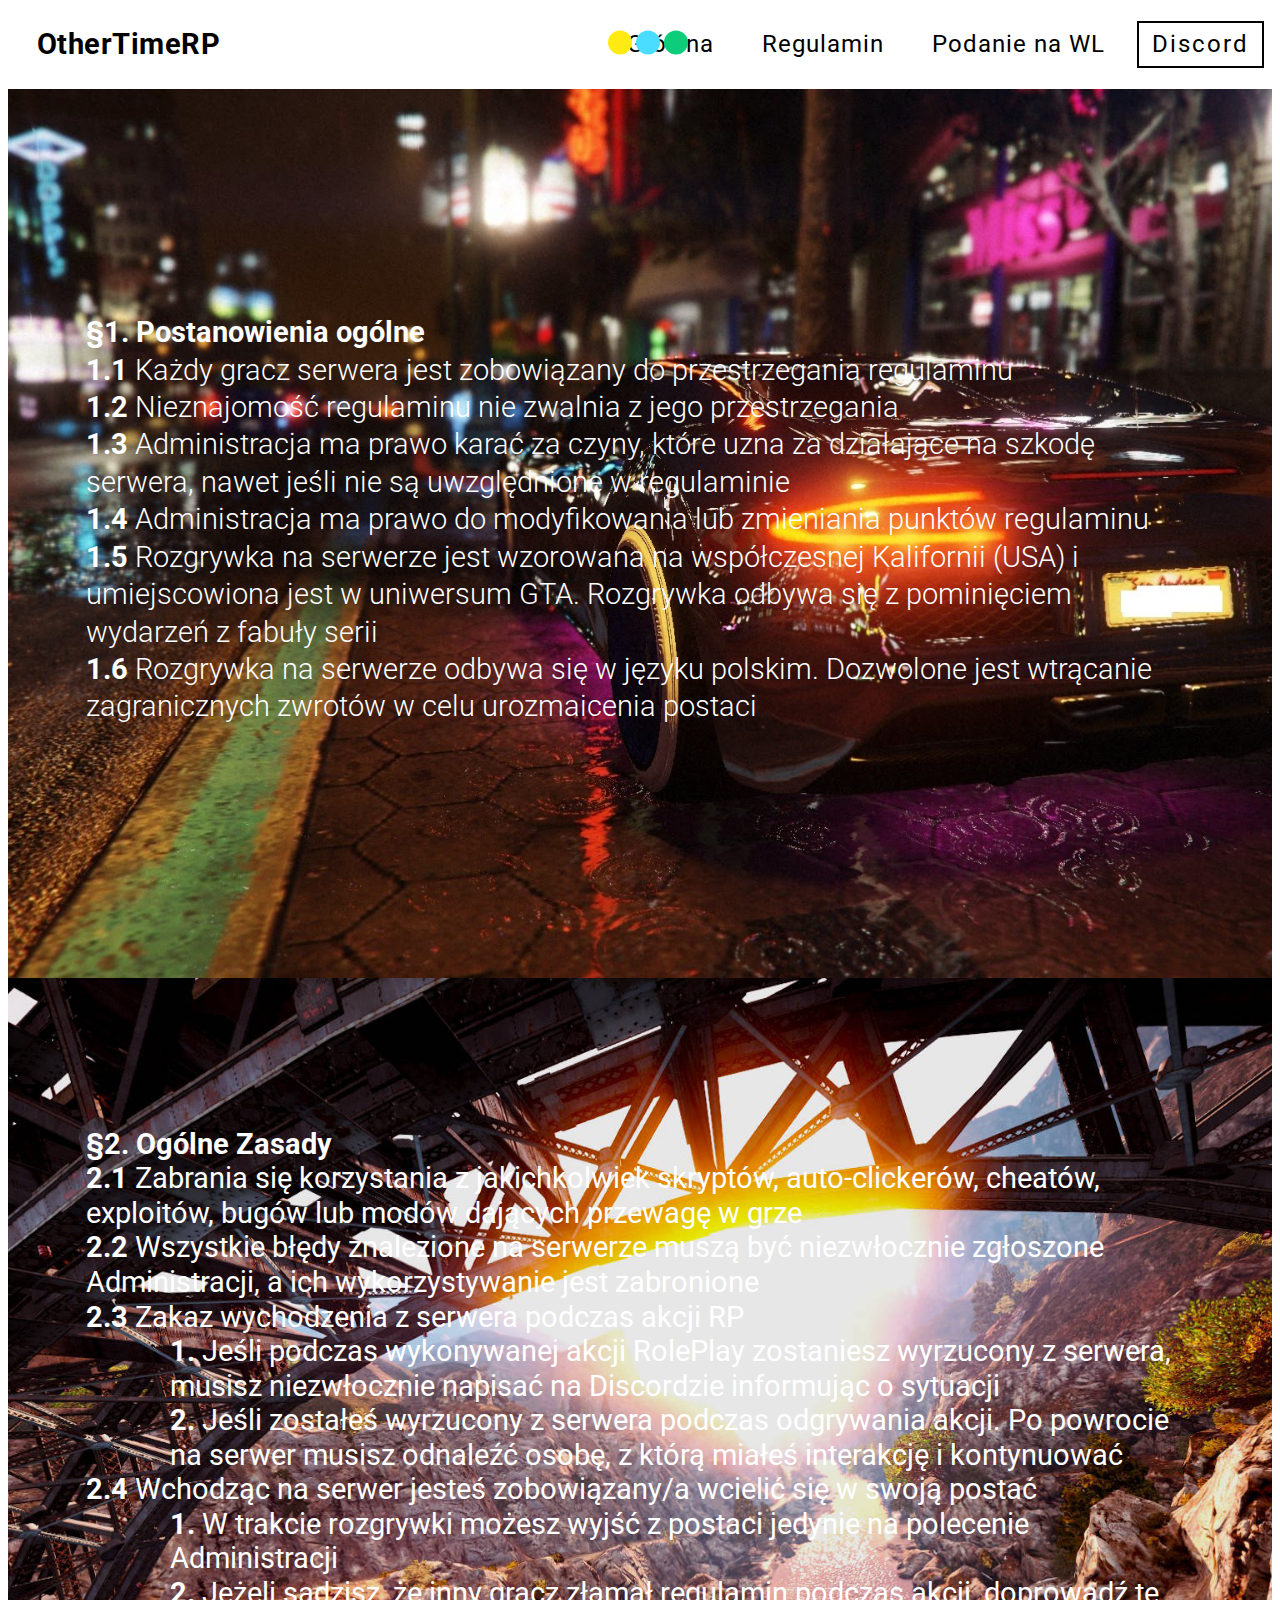
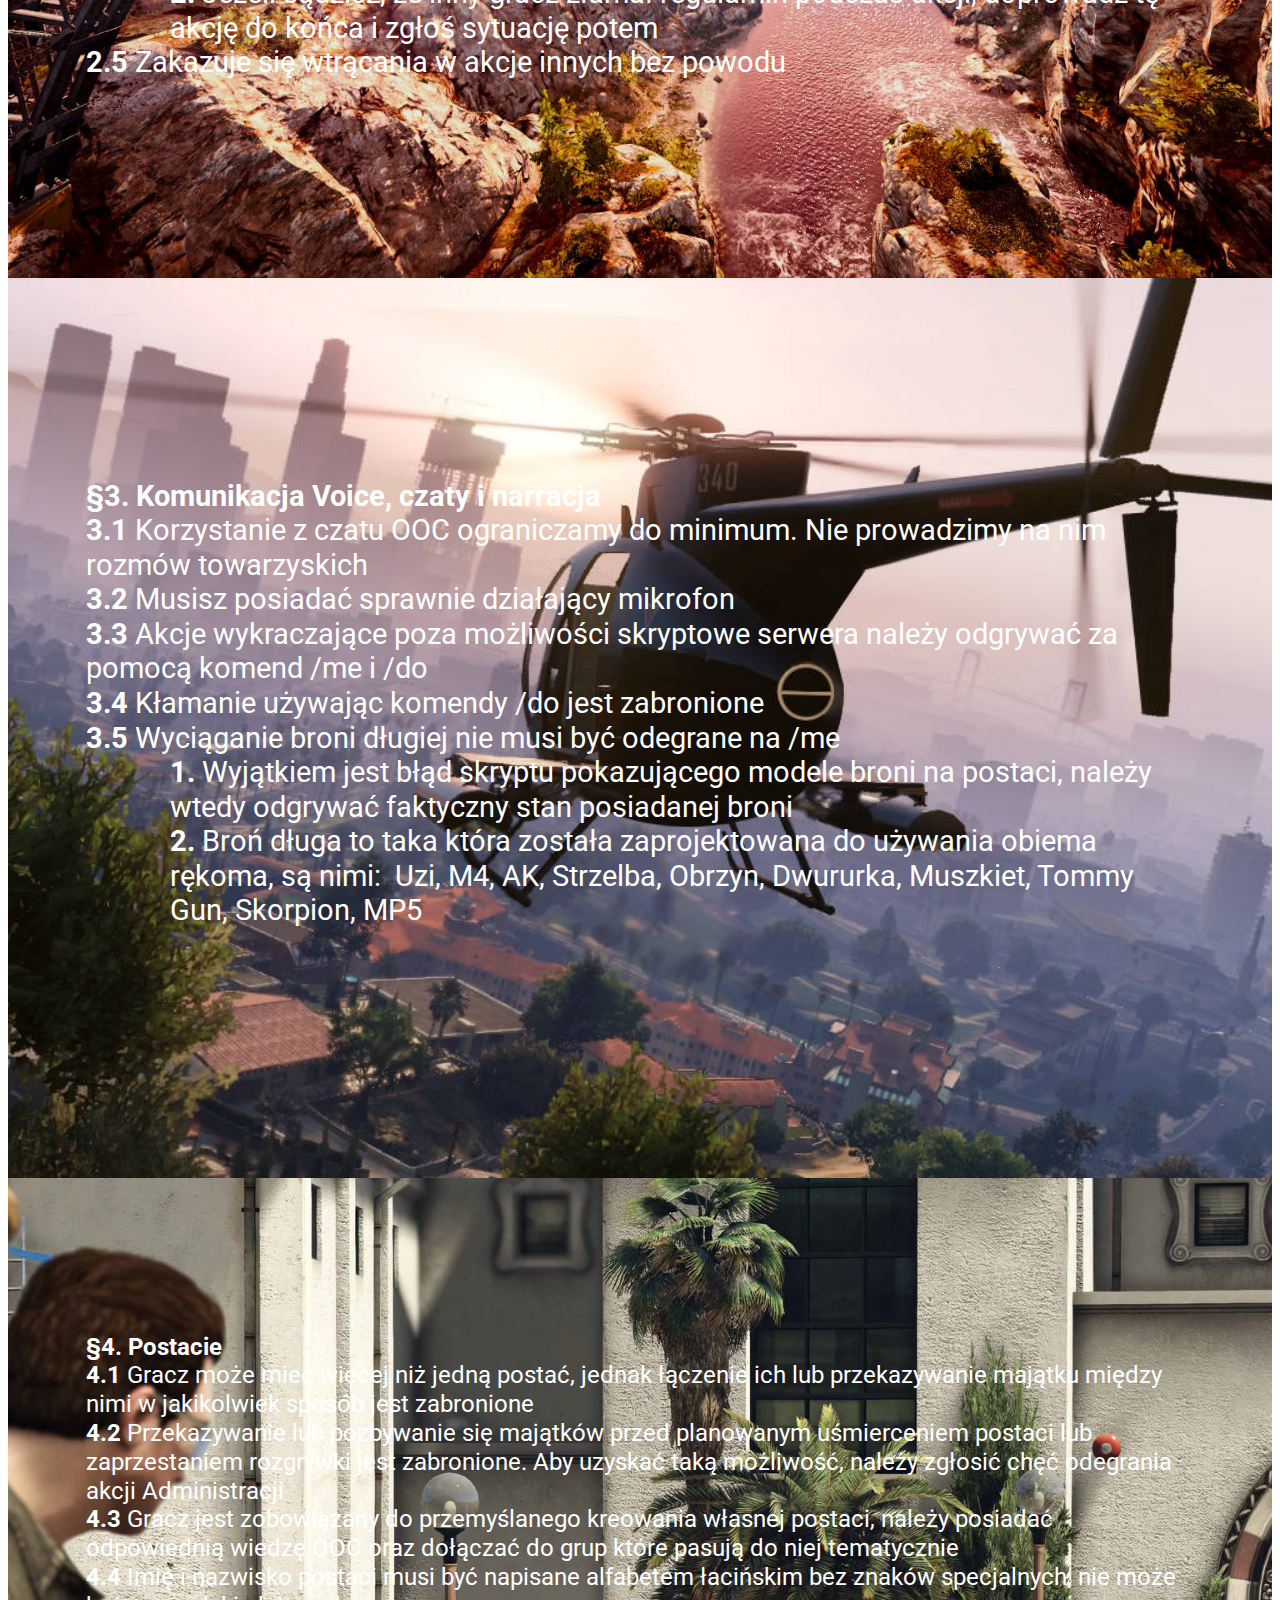
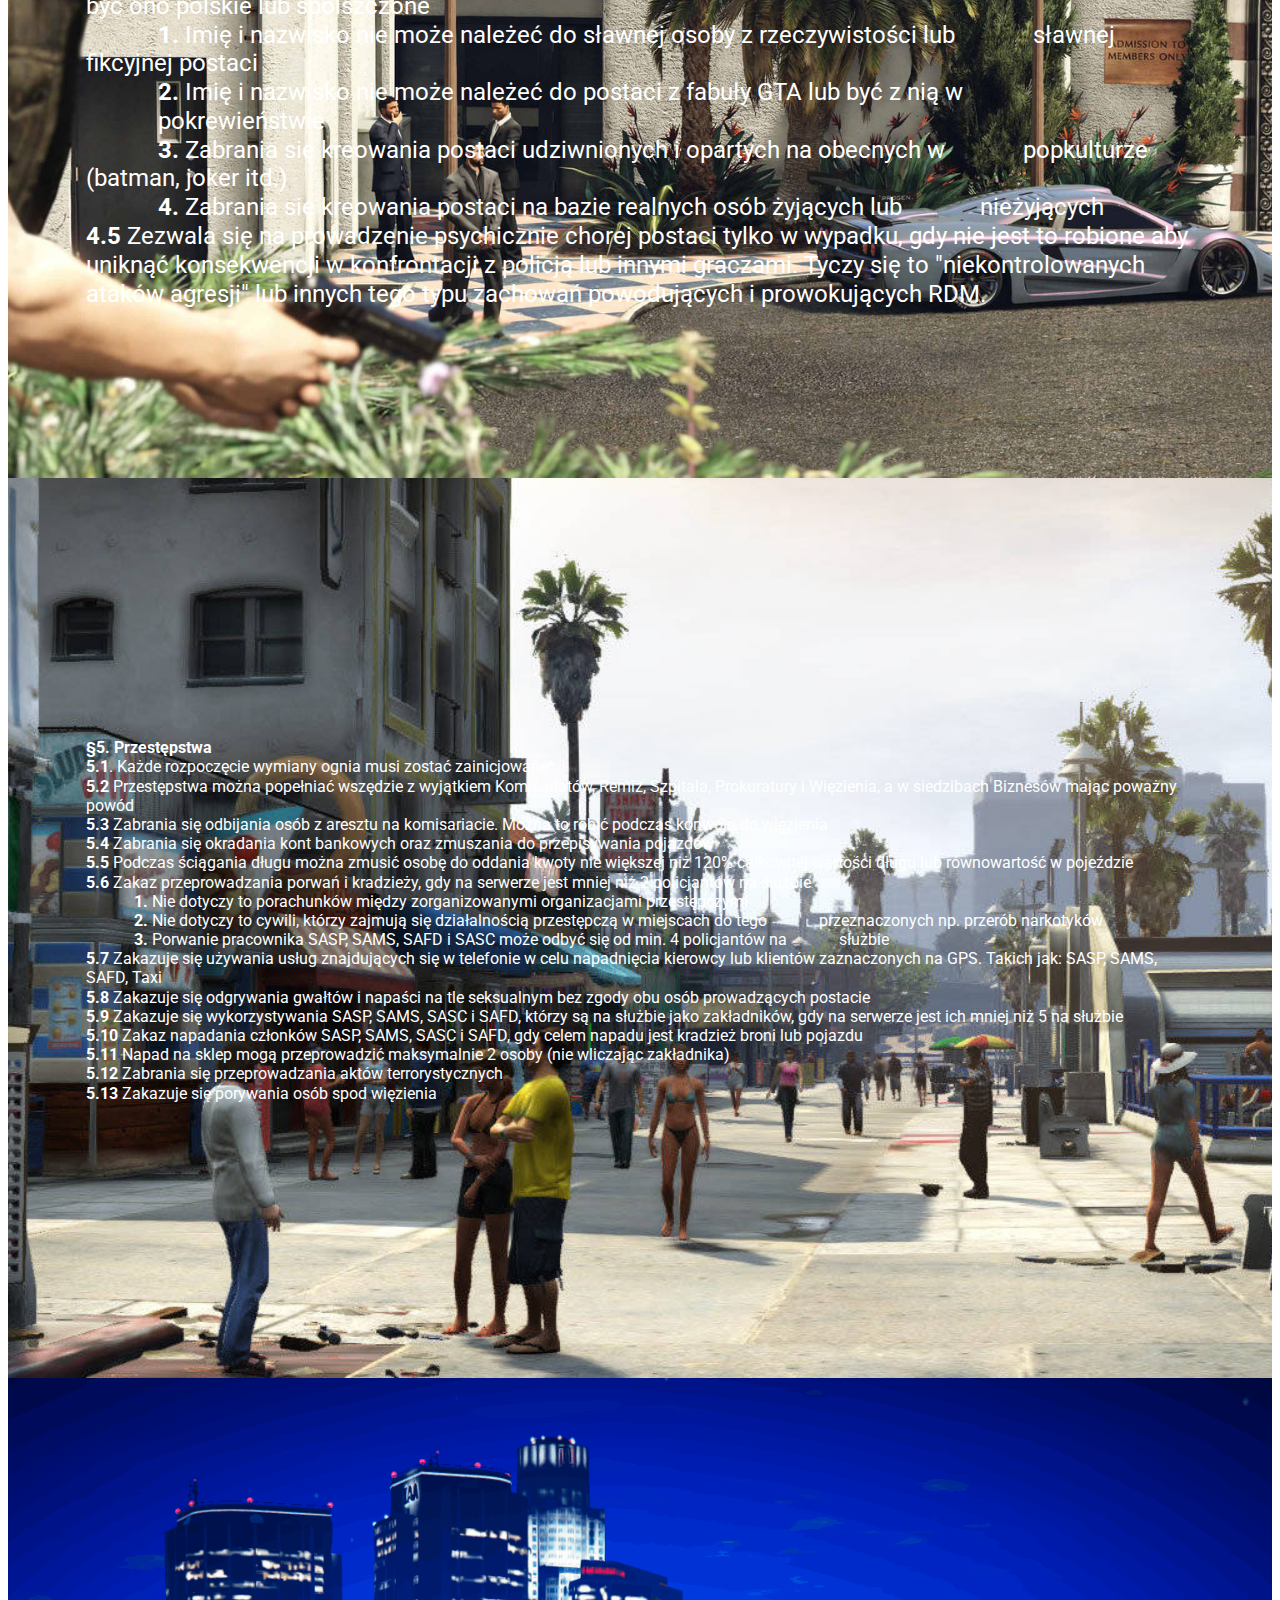
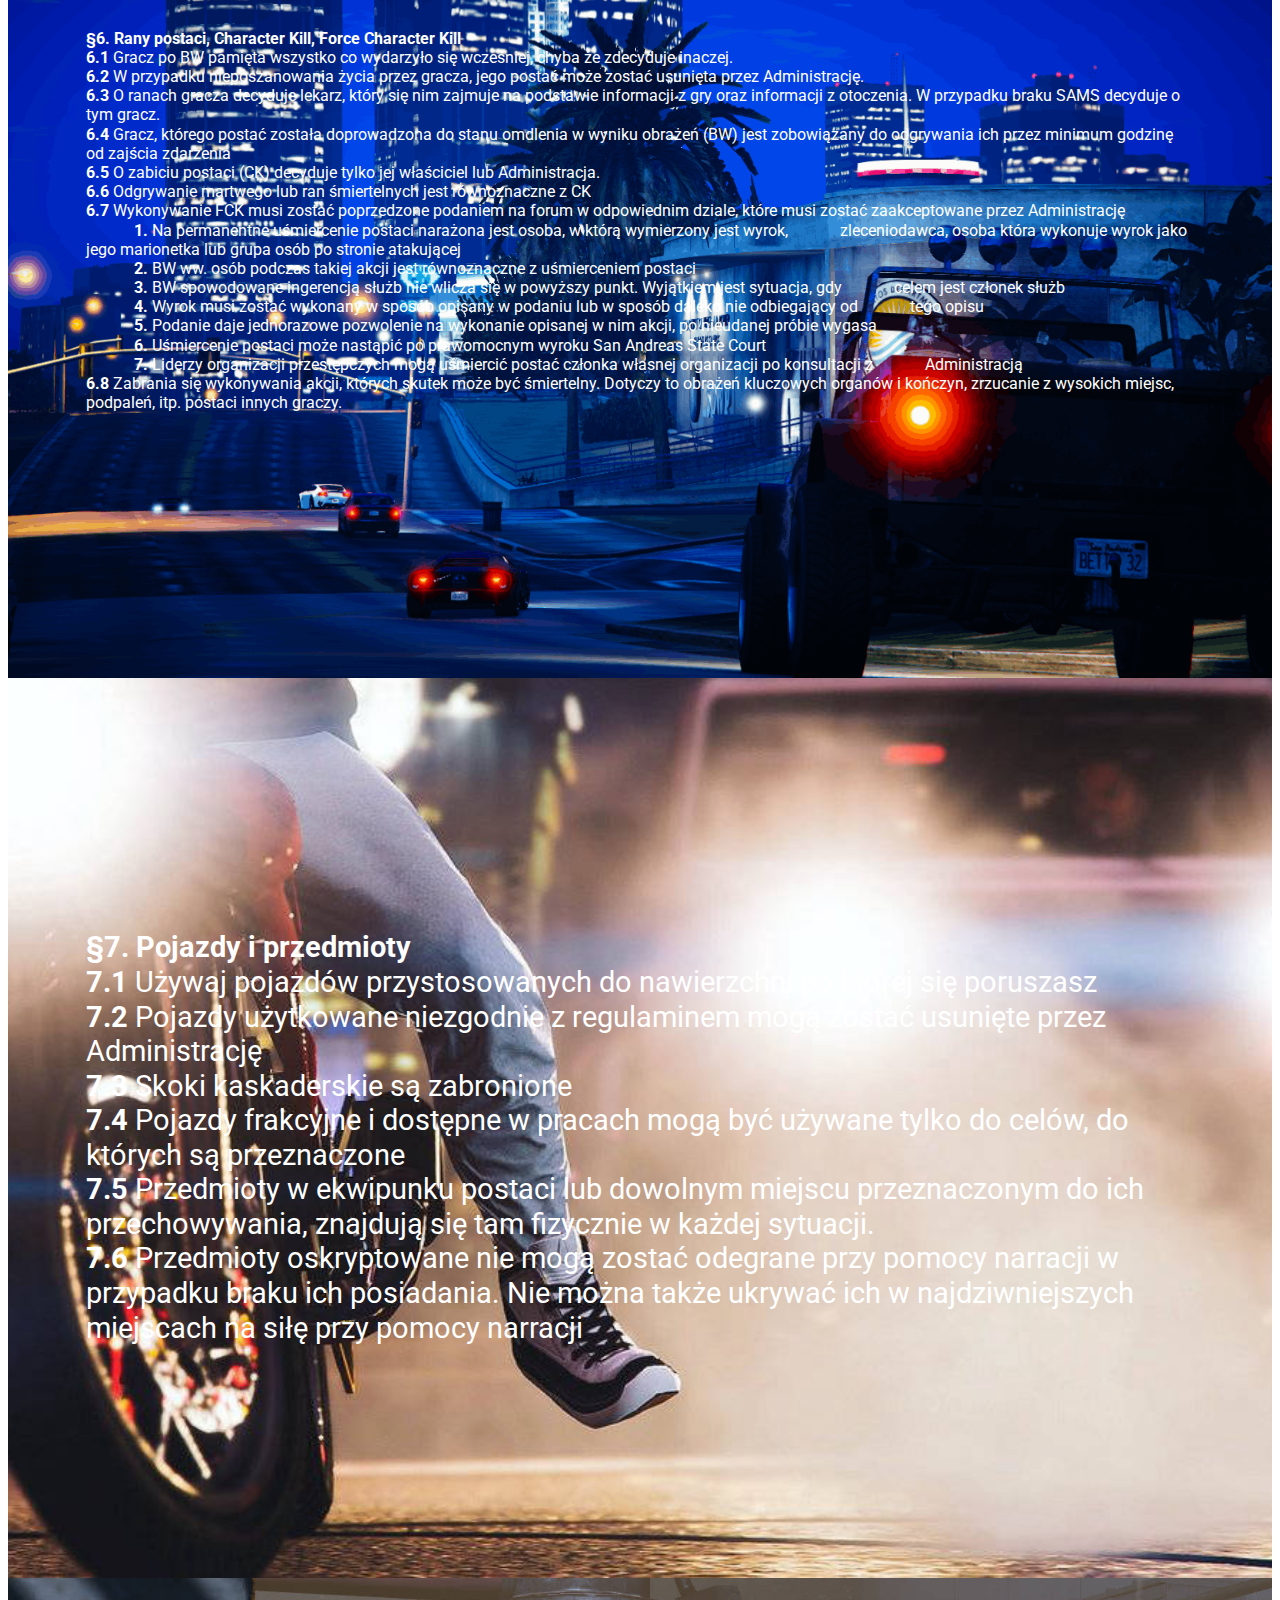
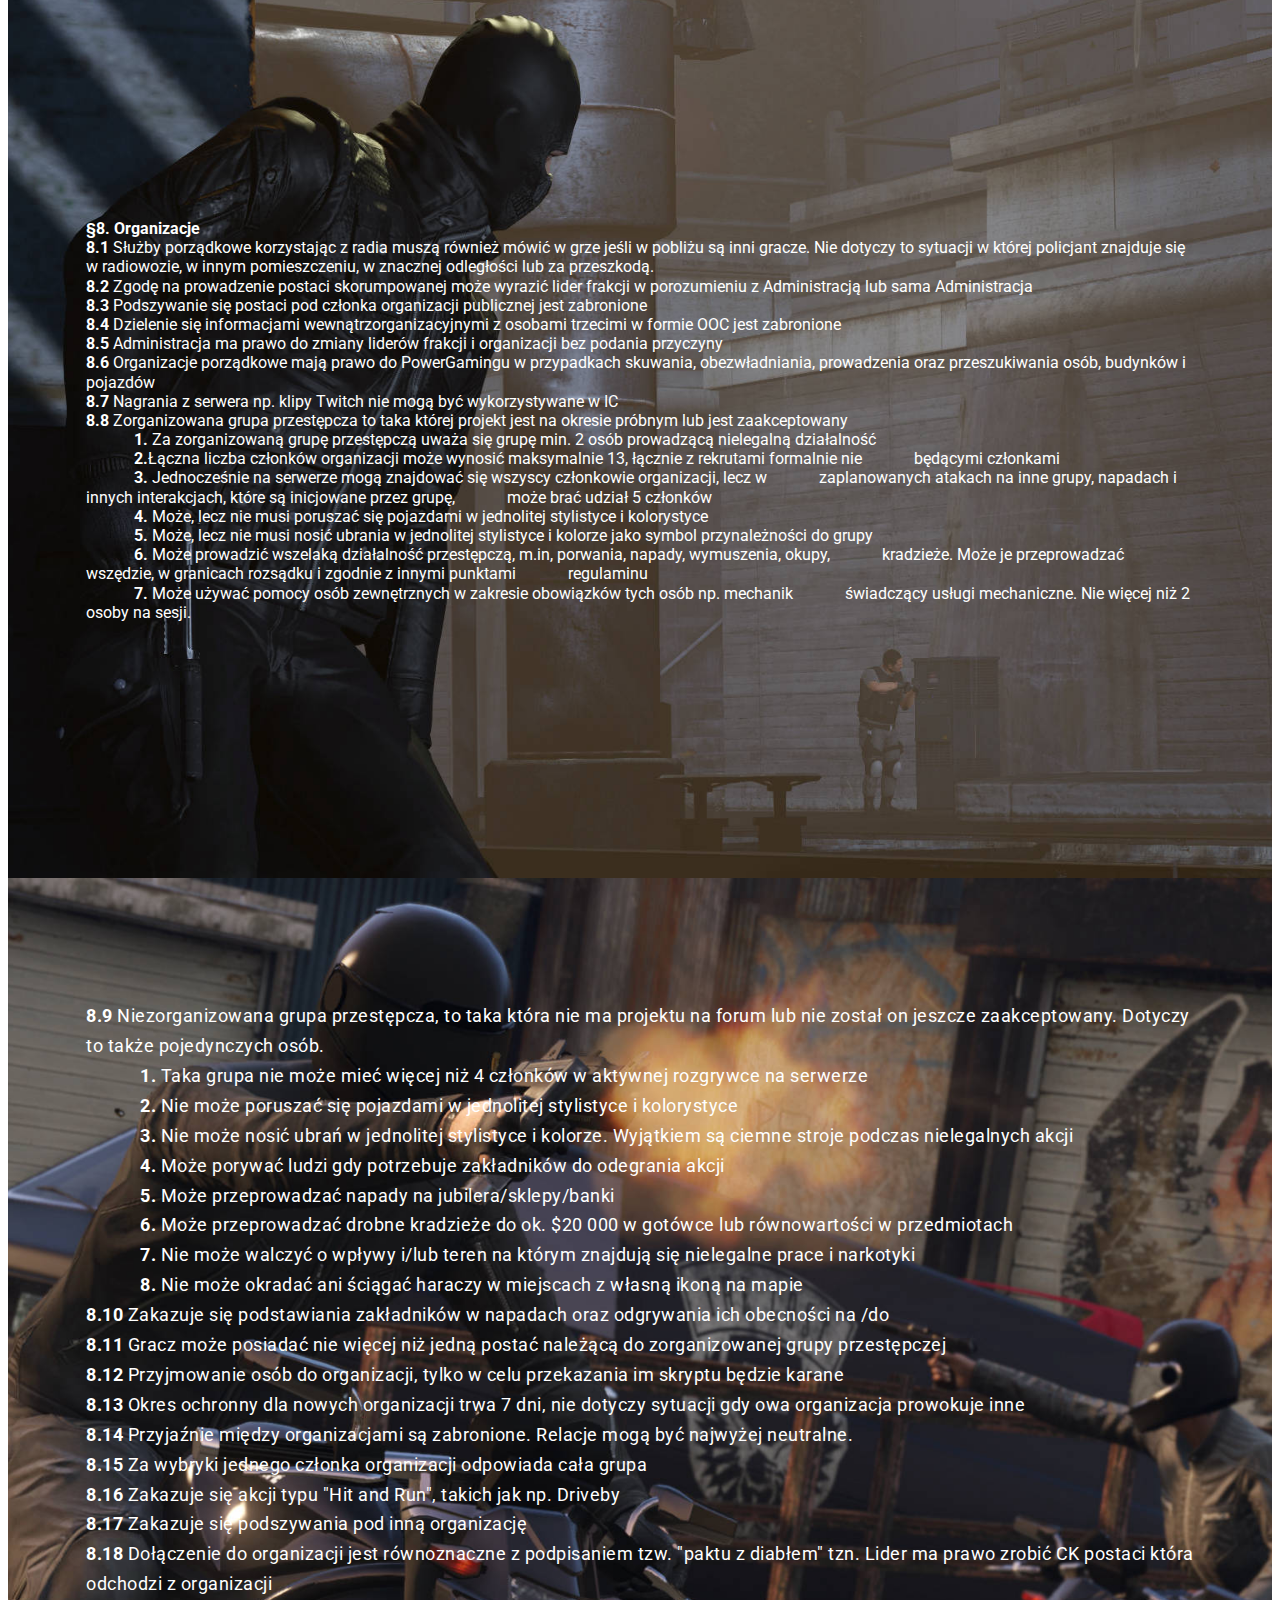
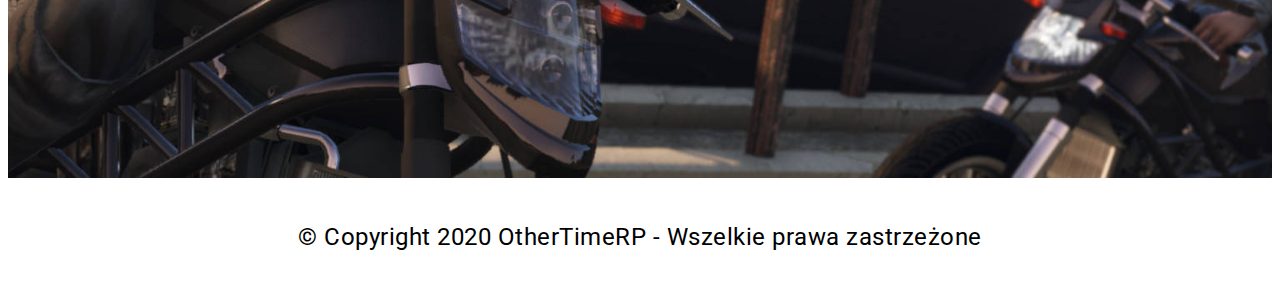
<file: regulamin.html>
<!DOCTYPE html>
<html amp >
<head>
  <!-- Site made with Mobirise Website Builder v5.0.16, https://mobirise.com -->
  <meta charset="UTF-8">
  <meta http-equiv="X-UA-Compatible" content="IE=edge">
  <meta name="generator" content="Mobirise v5.0.16, mobirise.com">
  <meta name="viewport" content="width=device-width, initial-scale=1, minimum-scale=1">
  <link rel="shortcut icon" href="assets/images/ot-4-90x90.png" type="image/x-icon">
  <meta name="description" content="">
  <meta name="amp-script-src" content="">
  
  <title>Regulamin</title>
  
<link rel="canonical" href="regulamin.html">
 <style amp-boilerplate>body{-webkit-animation:-amp-start 8s steps(1,end) 0s 1 normal both;-moz-animation:-amp-start 8s steps(1,end) 0s 1 normal both;-ms-animation:-amp-start 8s steps(1,end) 0s 1 normal both;animation:-amp-start 8s steps(1,end) 0s 1 normal both}@-webkit-keyframes -amp-start{from{visibility:hidden}to{visibility:visible}}@-moz-keyframes -amp-start{from{visibility:hidden}to{visibility:visible}}@-ms-keyframes -amp-start{from{visibility:hidden}to{visibility:visible}}@-o-keyframes -amp-start{from{visibility:hidden}to{visibility:visible}}@keyframes -amp-start{from{visibility:hidden}to{visibility:visible}}</style>
<noscript><style amp-boilerplate>body{-webkit-animation:none;-moz-animation:none;-ms-animation:none;animation:none}</style></noscript>
<link href="https://fonts.googleapis.com/css?family=Roboto:100,100i,300,300i,400,400i,500,500i,700,700i,900,900i&display=swap" rel="stylesheet">
 
 <style amp-custom> 
div,span,h1,h2,h3,h4,h5,h6,p,blockquote,a,ol,ul,li,figcaption,textarea,input{font: inherit;}*{-webkit-box-sizing: border-box;box-sizing: border-box;outline: none;}*:focus{outline: none;}body{position: relative;font-style: normal;line-height: 1;color: #3f485d;}section{background-color: #eeeeee;background-position: 50% 50%;background-repeat: no-repeat;background-size: cover;overflow: hidden;padding: 30px 0;}h1,h2,h3,h4,h5,h6{margin: 0;padding: 0;}p,li,blockquote{letter-spacing: 0.5px;line-height: 1.7;}ul,ol,blockquote,p{margin-bottom: 0;margin-top: 0;}a{cursor: pointer;}a,a:hover{text-decoration: none;}a.mbr-iconfont:hover{text-decoration: none;}h1,h2,h3,h4,h5,h6,.display-1,.display-2,.display-4,.display-5,.display-7{word-break: break-word;word-wrap: break-word;}b,strong{font-weight: bold;}blockquote{padding: 10px 0 10px 20px;position: relative;border-left: 3px solid;}input:-webkit-autofill,input:-webkit-autofill:hover,input:-webkit-autofill:focus,input:-webkit-autofill:active{-webkit-transition-delay: 9999s;transition-delay: 9999s;-webkit-transition-property: background-color,color;-o-transition-property: background-color,color;transition-property: background-color,color;}html,body{height: auto;min-height: 100vh;}.mbr-section-title{margin: 0;padding: 0;font-style: normal;line-height: 1.2;width: 100%;}.mbr-section-subtitle{line-height: 1.3;width: 100%;}.mbr-text{font-style: normal;line-height: 1.6;width: 100%;}.mbr-white{color: #ffffff;}.mbr-black{color: #000000;}.align-left{text-align: left;}.align-left .list-item{justify-content: flex-start;}.align-center{text-align: center;}.align-center .list-item{justify-content: center;}.align-right{text-align: right;}.align-right .list-item{justify-content: flex-end;}@media (max-width: 767px){.align-left,.align-center,.align-right{text-align: center;}.align-left .list-item,.align-center .list-item,.align-right .list-item{justify-content: center;}}.mbr-light{font-weight: 300;}.mbr-regular{font-weight: 400;}.mbr-semibold{font-weight: 500;}.mbr-bold{font-weight: 700;}.icons-list a{margin: 0 1rem 0 0;}.icons-list a:last-child{margin: 0;}.mbr-figure{align-self: center;}.hidden{visibility: hidden;}.super-hide{display: none;}.inactive{-webkit-user-select: none;-moz-user-select: none;-ms-user-select: none;user-select: none;pointer-events: none;-webkit-user-drag: none;user-drag: none;}.mbr-overlay{position: absolute;bottom: 0;left: 0;right: 0;top: 0;z-index: 0;}.map-placeholder{display: none;}.google-map,.google-map iframe{position: relative;width: 100%;height: 400px;}amp-img{width: 100%;}amp-img img{max-height: 100%;max-width: 100%;}img.mbr-temp{width: 100%;}.rounded{border-radius: 50%;}.is-builder .nodisplay + img[async],.is-builder .nodisplay + img[decoding="async"],.is-builder amp-img > a + img[async],.is-builder amp-img > a + img[decoding="async"]{display: none;}html:not(.is-builder) amp-img > a{position: absolute;top: 0;bottom: 0;left: 0;right: 0;z-index: 1;}.is-builder .temp-amp-sizer{position: absolute;}.is-builder amp-youtube .temp-amp-sizer,.is-builder amp-vimeo .temp-amp-sizer{position: static;}.mobirise-spinner{position: absolute;top: 50%;left: 40%;margin-left: 10%;-webkit-transform: translate3d(-50%,-50%,0);z-index: 4;}.mobirise-spinner em{width: 24px;height: 24px;background: #3ac;border-radius: 100%;display: inline-block;-webkit-animation: slide 1s infinite;}.mobirise-spinner em:nth-child(1){-webkit-animation-delay: 0.1s;}.mobirise-spinner em:nth-child(2){-webkit-animation-delay: 0.2s;}.mobirise-spinner em:nth-child(3){-webkit-animation-delay: 0.3s;}@-moz-keyframes slide{0%{-webkit-transform: scale(1);}50%{opacity: 0.3;-webkit-transform: scale(2);}100%{-webkit-transform: scale(1);}}@-webkit-keyframes slide{0%{-webkit-transform: scale(1);}50%{opacity: 0.3;-webkit-transform: scale(2);}100%{-webkit-transform: scale(1);}}@-o-keyframes slide{0%{-webkit-transform: scale(1);}50%{opacity: 0.3;-webkit-transform: scale(2);}100%{-webkit-transform: scale(1);}}@keyframes slide{0%{-webkit-transform: scale(1);}50%{opacity: 0.3;-webkit-transform: scale(2);}100%{-webkit-transform: scale(1);}}.mobirise-loader .amp-active > div{display: none;}.iconfont-wrapper{display: inline-block;}.mbr-flex{display: flex;}.flex-wrap{flex-wrap: wrap;}.mbr-jc-s{justify-content: flex-start;}.mbr-jc-c{justify-content: center;}.mbr-jc-e{justify-content: flex-end;}.mbr-row-reverse{flex-direction: row-reverse;}.mbr-column{flex-direction: column;}amp-img,img{height: 100%;width: 100%;}.hidden-slide{display: none;}.visible-slide{display: flex;}section,.container,.container-fluid{position: relative;word-wrap: break-word;}.mbr-fullscreen .mbr-overlay{min-height: 100vh;}.mbr-fullscreen{display: flex;align-items: center;height: 100vh;min-height: 100vh;padding: 3rem 0;}.container{padding: 0 1rem;width: 100%;margin-right: auto;margin-left: auto;}@media (max-width: 767px){.container{max-width: 540px;}} @media (min-width: 768px){.container{max-width: 720px;}} @media (min-width: 992px){.container{max-width: 960px;}} @media (min-width: 1200px){.container{max-width: 1140px;}}.container-fluid{width: 100%;padding: 0 1rem;}.btn{position: relative;font-weight: 400;margin: 0.4rem 0.5rem;border: 2px solid;font-style: normal;white-space: normal;transition: all 0.3s ease-in-out,box-shadow 2s ease-in-out,-webkit-box-shadow 2s ease-in-out;display: inline-flex;align-items: center;justify-content: center;word-break: break-word;line-height: 1;letter-spacing: 2px;}.btn-form{padding: 1rem 2rem;}.btn-form:hover{cursor: pointer;}.btn{padding: 1rem 2rem;border-radius: 0px;}.btn-sm{padding: 0.6rem 0.8rem;border-radius: 0px;}.btn-md{padding: 1rem 2rem;border-radius: 0px;}.btn-lg{padding: 1.2rem 3.2rem;border-radius: 0px;}form .btn,form .mbr-section-btn{margin: 0;}.note-popover .btn:after{display: none;}.mbr-section-btn{margin: 0 -0.25rem;font-size: 0;}nav .mbr-section-btn{margin-left: 0rem;margin-right: 0rem;}.btn .mbr-iconfont,.btn.btn-md .mbr-iconfont{cursor: pointer;margin: 0 0.8rem 0 0;}.btn-sm .mbr-iconfont{margin: 0 0.5rem 0 0;}[type="submit"]{-webkit-appearance: none;}section.menu{min-height: 70px;overflow: visible;padding: 0;}.menu-container{display: flex;-webkit-box-pack: justify;-ms-flex-pack: justify;justify-content: space-between;align-items: center;min-height: 70px;}@media (max-width: 991px){.menu-container{max-width: 100%;padding: 0.5rem 1rem;}} @media (max-width: 767px){.menu-container{padding: 0.5rem 1rem;}}.navbar{z-index: 100;width: 100%;position: absolute;}.navbar-fixed-top{position: fixed;top: 0;}.navbar-brand{display: flex;align-items: center;word-break: break-word;z-index: 1;}.navbar-logo{margin: 0 0.8rem 0 0;}@media (max-width: 767px){.navbar-logo amp-img{max-height: 35px;max-width: 35px;}}.navbar-caption-wrap{display: flex;}.navbar .navbar-collapse{display: flex;-ms-flex-preferred-size: auto;flex-basis: auto;align-items: center;justify-content: flex-end;}@media (max-width: 991px){.navbar .navbar-collapse{display: none;position: absolute;top: 0;right: 0;height: 100vh;overflow-y: auto;padding: 70px 2rem 1rem;z-index: 1;}}@media (max-width: 991px){.navbar.opened .navbar-collapse.show,.navbar.opened .navbar-collapse.collapsing{display: block;}.is-builder .navbar-collapse{position: fixed;}}.navbar-nav{list-style-type: none;display: flex;flex-wrap: wrap;padding-left: 0;min-width: 10rem;}@media (max-width: 991px){.navbar-nav{flex-direction: column;}} .navbar-nav .mbr-iconfont{margin: 0 0.2rem 0 0;}.nav-item{word-break: break-all;}.nav-link{display: flex;align-items: center;justify-content: center;}.nav-link,.navbar-caption{transition: all 0.2s;letter-spacing: 1px;}.nav-dropdown .dropdown-menu{min-width: 10rem;position: absolute;left: 0;padding: 1.25rem 0;}.nav-dropdown .dropdown-menu .dropdown-item{line-height: 2;display: flex;justify-content: center;align-items: center;padding: 0.25rem 1.5rem;white-space: nowrap;}.nav-dropdown .dropdown-menu .dropdown{position: relative;}.dropdown-menu .dropdown:hover > .dropdown-menu{opacity: 1;pointer-events: all;}.nav-dropdown .dropdown-submenu{top: 0;left: 100%;margin: 0;}.nav-item.dropdown{position: relative;}.nav-item.dropdown .dropdown-menu{opacity: 0;pointer-events: none;}.nav-item.dropdown:hover > .dropdown-menu{opacity: 1;pointer-events: all;}.link.dropdown-toggle:after{content: "";margin-left: 0.25rem;border-top: 0.35em solid;border-right: 0.35em solid transparent;border-left: 0.35em solid transparent;border-bottom: 0;}.navbar .dropdown.open > .dropdown-menu{display: block;}@media (max-width: 991px){.is-builder .nav-dropdown .dropdown-menu{position: relative;}.nav-dropdown .dropdown-submenu{left: 0;}.nav-dropdown .dropdown-menu .dropdown-item{padding: 0.25rem 1.5rem;margin: 0;justify-content: center;}.nav-dropdown .dropdown-menu .dropdown-item:after{right: auto;}.navbar.opened .dropdown-menu{top: 0;}.dropdown-toggle[data-toggle="dropdown-submenu"]:after{content: "";margin-left: 0.25rem;border-top: 0.35em solid;border-right: 0.35em solid transparent;border-left: 0.35em solid transparent;border-bottom: 0;top: 55%;}}.navbar-buttons{display: flex;flex-wrap: wrap;align-items: center;justify-content: center;}@media (max-width: 991px){.navbar-buttons{flex-direction: column;}}.menu-social-list{display: flex;align-items: center;justify-content: center;flex-wrap: wrap;}.menu-social-list a{margin: 0 0.5rem;}.menu-social-list a span{font-size: 1.5rem;}button.navbar-toggler{position: absolute;right: 20px;top: 25px;width: 31px;height: 20px;cursor: pointer;transition: all .2s;-ms-flex-item-align: center;-ms-grid-row-align: center;align-self: center;}.hamburger span{position: absolute;right: 0;width: 30px;height: 2px;border-right: 5px;}.hamburger span:nth-child(1){top: 0;transition: all .2s;}.hamburger span:nth-child(2){top: 8px;transition: all .15s;}.hamburger span:nth-child(3){top: 8px;transition: all .15s;}.hamburger span:nth-child(4){top: 16px;transition: all .2s;}nav.opened .navbar-toggler:not(.hide) .hamburger span:nth-child(4),nav.opened .navbar-toggler:not(.hide) .hamburger span:nth-child(1){top: 8px;width: 0;opacity: 0;right: 50%;transition: all .2s;}nav.opened .navbar-toggler:not(.hide) .hamburger span:nth-child(2){transform: rotate(-45deg);transition: all .25s;}nav.opened .navbar-toggler:not(.hide) .hamburger span:nth-child(3){transform: rotate(45deg);transition: all .25s;}.ampstart-btn.hamburger{position: absolute;top: 25px;right: 20px;margin-left: auto;height: 20px;width: 30px;background: none;border: none;cursor: pointer;z-index: 1000;}@media (min-width: 992px){.ampstart-btn,amp-sidebar{display: none;}.dropdown-menu .dropdown-toggle:after{content: "";border-bottom: 0.35em solid transparent;border-left: 0.35em solid;border-right: 0;border-top: 0.35em solid transparent;margin-left: 0.3rem;margin-top: -0.3077em;position: absolute;right: 1.1538em;top: 50%;}}.close-sidebar{width: 30px;height: 30px;position: relative;cursor: pointer;background-color: transparent;border: none;}.close-sidebar span{position: absolute;left: 0;width: 30px;height: 2px;border-right: 5px;top: 14px;}.close-sidebar span:nth-child(1){transform: rotate(-45deg);}.close-sidebar span:nth-child(2){transform: rotate(45deg);}.builder-sidebar{position: relative;height: 100vh;overflow-y: auto;min-width: 10rem;z-index: 1030;padding: 1rem 2rem;max-width: 20rem;}.builder-sidebar .dropdown:hover > .dropdown-menu{position: relative;text-align: center;}section.sidebar-open:before{content: '';position: fixed;top: 0;bottom: 0;right: 0;left: 0;background-color: rgba(0,0,0,0.2);z-index: 1040;}.is-builder section.horizontal-menu .ampstart-btn{display: none;}.is-builder section.horizontal-menu .dropdown-menu{z-index: auto;opacity: 1;pointer-events: auto;}.is-builder .menu{overflow: visible;}#sidebar{background-color: transparent;}.card-title{margin: 0;}.card{position: relative;background-color: transparent;border: none;border-radius: 0;width: 100%;padding: 0 1rem;}@media (max-width: 767px){.card:not(.last-child){padding-bottom: 30px;}} .card .card-img{width: auto;border-radius: 0;}.card .card-wrapper{height: 100%;}@media (max-width: 767px){.card .card-wrapper{flex-direction: column;}} .card img{height: 100%;-o-object-fit: cover;object-fit: cover;-o-object-position: center;object-position: center;}.card-inner,.items-list{display: flex;flex-direction: column;}.items-list{list-style-type: none;padding: 0;}.items-list .list-item{padding: 1rem 2rem;}.card-head{padding: 1.5rem 2rem;}.card-price-wrap{padding: 1rem 2rem;}.card-button{padding: 1rem;margin: 0;}.timeline-wrap{position: relative;}.timeline-wrap .iconBackground{position: absolute;left: 50%;width: 20px;height: 20px;line-height: 30px;text-align: center;border-radius: 50%;font-size: 30px;display: inline-block;background-color: #000000;top: 20px;margin: 0 0 0 -10px;}@media (max-width: 767px){.timeline-wrap .iconBackground{left: 0;}}.separline{position: relative;}@media (max-width: 767px){.separline:not(.last-child){padding-bottom: 2rem;}} .separline:before{position: absolute;content: "";width: 2px;background-color: #000000;left: calc(50% - 1px);height: calc(100% - 20px);top: 40px;}@media (max-width: 767px){.separline:before{left: 0;}}.gallery-img-wrap{position: relative;height: 100%;}.gallery-img-wrap:hover{cursor: pointer;}.gallery-img-wrap:hover .icon-wrap,.gallery-img-wrap:hover .caption-on-hover{opacity: 1;}.gallery-img-wrap:hover:after{opacity: .5;}.gallery-img-wrap amp-img{height: 100%;}.gallery-img-wrap:after{content: "";position: absolute;top: 0;bottom: 0;left: 0;right: 0;background: #000;opacity: 0;transition: opacity 0.2s;pointer-events: none;}.gallery-img-wrap .icon-wrap,.gallery-img-wrap .img-caption{z-index: 3;pointer-events: none;position: absolute;}.gallery-img-wrap .icon-wrap,.gallery-img-wrap .caption-on-hover{opacity: 0;transition: opacity 0.2s;}.gallery-img-wrap .icon-wrap{left: 50%;top: 50%;transform: translate(-50%,-50%);background-color: #fff;padding: .5rem;border-radius: 50%;}.gallery-img-wrap .amp-iconfont{color: #000;font-size: 1rem;width: 1rem;display: block;}.gallery-img-wrap .img-caption{left: 0;right: 0;}.gallery-img-wrap .img-caption.caption-top{top: 0;}.gallery-img-wrap .img-caption.caption-bottom{bottom: 0;}.gallery-img-wrap .img-caption:not(.caption-on-hover):after{content: "";position: absolute;top: 0;left: 0;right: 0;height: 100%;transition: opacity 0.2s;z-index: -1;pointer-events: none;}@media (max-width: 767px){.gallery-img-wrap:after,.gallery-img-wrap:hover:after,.gallery-img-wrap .icon-wrap{display: none;}.gallery-img-wrap .caption-on-hover{opacity: 1;}}.is-builder .gallery-img-wrap .icon-wrap,.is-builder .gallery-img-wrap .img-caption > *{pointer-events: all;}.amp-carousel-button,.dots-wrapper .dots span{transition: all 0.4s;cursor: pointer;outline: none;}.amp-carousel-button{width: 50px;height: 50px;border-radius: 50%;}.dots-wrapper .dots{display: inline-block;margin: 4px 8px;}.dots-wrapper .dots span{display: block;border-radius: 12px;height: 24px;width: 24px;background-color: #ffffff;border: 10px solid #cccccc;opacity: 0.5;}.dots-wrapper .dots span.current{width: 40px;}.dots-wrapper .dots span:hover,.dots-wrapper .dots span.current{opacity: 1;}.amp-carousel-button-next:after{right: 1rem;}.amp-carousel-button-prev:after{left: 1rem;}button.btn-img{cursor: pointer;}.is-builder .preview button.btn-img{opacity: 0.5;position: relative;pointer-events: none;}amp-image-lightbox,.lightbox{background: rgba(0,0,0,0.8);display: flex;flex-wrap: wrap;align-items: center;justify-content: center;width: 100%;height: 100%;overflow: auto;}amp-image-lightbox a.control,.lightbox a.control{position: absolute;cursor: default;top: 0;right: 0;}amp-image-lightbox .close,.lightbox .close{background: none;border: none;position: absolute;top: 16px;right: 16px;height: 32px;width: 32px;cursor: pointer;z-index: 1000;}amp-image-lightbox .close:before,amp-image-lightbox .close:after,.lightbox .close:before,.lightbox .close:after{position: absolute;top: 0;right: 16px;content: ' ';height: 32px;width: 2px;background-color: #fff;}amp-image-lightbox .close:before,.lightbox .close:before{transform: rotate(45deg);}amp-image-lightbox .close:after,.lightbox .close:after{transform: rotate(-45deg);}amp-image-lightbox .video-block,.lightbox .video-block{width: 100%;}div[submit-success] > *,div[submit-error] > *{padding: 15px;margin-bottom: 1rem;}.form-block{z-index: 1;background-color: transparent;padding: 30px;position: relative;overflow: hidden;}.form-block .mbr-overlay{z-index: -1;}@media (max-width: 991px){.form-block{padding: 15px;}}form input,form textarea,form select{padding: 15px 0.5rem;line-height: 1.45;width: 100%;background: #ffffff;border-width: 1px;border-style: solid;border-color: #767676;border-radius: 0;color: #000000;}form input[type="checkbox"],form input[type="radio"]{border: none;background: none;width: auto;}form .field{padding-bottom: 0.5rem;padding-top: 0.5rem;}form textarea.field-input{height: 200px;}form .fieldset{display: flex;justify-content: center;flex-wrap: wrap;align-items: center;}textarea[type="hidden"]{display: none;}.form-check{margin-bottom: 0;}.form-check-label{padding-left: 0;}.form-check-input{position: relative;margin: 4px;}.form-check-inline{display: inline-flex;align-items: center;padding-left: 0;margin-right: .75rem;}.mbr-row,.mbr-form-row{display: -webkit-box;display: -ms-flexbox;display: flex;-ms-flex-wrap: wrap;flex-wrap: wrap;margin-left: -1rem;margin-right: -1rem;}.mbr-form-row{margin-left: -0.5rem;margin-right: -0.5rem;}.mbr-form-row > [class*="mbr-col"]{padding-left: 0.5rem;padding-right: 0.5rem;}@media (max-width: 767px){.mbr-col,.mbr-col-auto{padding-right: 1rem;padding-left: 1rem;}.mbr-col-sm-12{-ms-flex: 0 0 100%;-webkit-box-flex: 0;flex: 0 0 100%;max-width: 100%;padding-right: 1rem;padding-left: 1rem;}}@media (min-width: 768px){.mbr-col,.mbr-col-auto{padding-right: 1rem;padding-left: 1rem;}.mbr-col-md-2{-ms-flex: 0 0 16.6666666667%;-webkit-box-flex: 0;flex: 0 0 16.6666666667%;max-width: 16.6666666667%;padding-right: 1rem;padding-left: 1rem;}.mbr-col-md-3{-ms-flex: 0 0 25%;-webkit-box-flex: 0;flex: 0 0 25%;max-width: 25%;padding-right: 1rem;padding-left: 1rem;}.mbr-col-md-4{-ms-flex: 0 0 33.3333333333%;-webkit-box-flex: 0;flex: 0 0 33.3333333333%;max-width: 33.3333333333%;padding-right: 1rem;padding-left: 1rem;}.mbr-col-md-5{-ms-flex: 0 0 41.6666666667%;-webkit-box-flex: 0;flex: 0 0 41.6666666667%;max-width: 41.6666666667%;padding-right: 1rem;padding-left: 1rem;}.mbr-col-md-6{-ms-flex: 0 0 50%;-webkit-box-flex: 0;flex: 0 0 50%;max-width: 50%;padding-right: 1rem;padding-left: 1rem;}.mbr-col-md-7{-ms-flex: 0 0 58.3333333333%;-webkit-box-flex: 0;flex: 0 0 58.3333333333%;max-width: 58.3333333333%;padding-right: 1rem;padding-left: 1rem;}.mbr-col-md-8{-ms-flex: 0 0 66.6666666667%;-webkit-box-flex: 0;flex: 0 0 66.6666666667%;max-width: 66.6666666667%;padding-right: 1rem;padding-left: 1rem;}.mbr-col-md-10{-ms-flex: 0 0 83.3333333333%;-webkit-box-flex: 0;flex: 0 0 83.3333333333%;max-width: 83.3333333333%;padding-right: 1rem;padding-left: 1rem;}.mbr-col-md-12{-ms-flex: 0 0 100%;-webkit-box-flex: 0;flex: 0 0 100%;max-width: 100%;padding-right: 1rem;padding-left: 1rem;}}.mbr-col{-ms-flex: 1 1 auto;-webkit-box-flex: 1;flex: 1 1 auto;max-width: 100%;}.mbr-col-auto{-ms-flex: 0 0 auto;flex: 0 0 auto;width: auto;}@media (min-width: 992px){.mbr-col,.mbr-col-auto{padding-right: 1rem;padding-left: 1rem;}.mbr-col-lg-2{-ms-flex: 0 0 16.6666666667%;-webkit-box-flex: 0;flex: 0 0 16.6666666667%;max-width: 16.6666666667%;padding-right: 1rem;padding-left: 1rem;}.mbr-col-lg-3{-ms-flex: 0 0 25%;-webkit-box-flex: 0;flex: 0 0 25%;max-width: 25%;padding-right: 1rem;padding-left: 1rem;}.mbr-col-lg-4{-ms-flex: 0 0 33.3333333333%;-webkit-box-flex: 0;flex: 0 0 33.3333333333%;max-width: 33.3333333333%;padding-right: 1rem;padding-left: 1rem;}.mbr-col-lg-5{-ms-flex: 0 0 41.6666666667%;-webkit-box-flex: 0;flex: 0 0 41.6666666667%;max-width: 41.6666666667%;padding-right: 1rem;padding-left: 1rem;}.mbr-col-lg-6{-ms-flex: 0 0 50%;-webkit-box-flex: 0;flex: 0 0 50%;max-width: 50%;padding-right: 1rem;padding-left: 1rem;}.mbr-col-lg-7{-ms-flex: 0 0 58.3333333333%;-webkit-box-flex: 0;flex: 0 0 58.3333333333%;max-width: 58.3333333333%;padding-right: 1rem;padding-left: 1rem;}.mbr-col-lg-8{-ms-flex: 0 0 66.6666666667%;-webkit-box-flex: 0;flex: 0 0 66.6666666667%;max-width: 66.6666666667%;padding-right: 1rem;padding-left: 1rem;}.mbr-col-lg-9{-ms-flex: 0 0 75%;-webkit-box-flex: 0;flex: 0 0 75%;max-width: 75%;padding-right: 1rem;padding-left: 1rem;}.mbr-col-lg-10{-ms-flex: 0 0 83.3333333333%;-webkit-box-flex: 0;flex: 0 0 83.3333333333%;max-width: 83.3333333333%;padding-right: 1rem;padding-left: 1rem;}.mbr-col-lg-12{-ms-flex: 0 0 100%;-webkit-box-flex: 0;flex: 0 0 100%;max-width: 100%;padding-right: 1rem;padding-left: 1rem;}}@media (min-width: 992px){.lg-pb{padding-bottom: 3rem;}}@media (max-width: 991px){.md-pb{padding-bottom: 3rem;}}.mbr-pt-1,.mbr-py-1{padding-top: 10px;}.mbr-pb-1,.mbr-py-1{padding-bottom: 10px;}.mbr-px-1{padding-left: 10px;padding-right: 10px;}.mbr-p-1{padding: 10px;}.mbr-pt-2,.mbr-py-2{padding-top: 1rem;}.mbr-pb-2,.mbr-py-2{padding-bottom: 1rem;}.mbr-px-2{padding-left: 1rem;padding-right: 1rem;}.mbr-p-2{padding: 1rem;}.mbr-pt-3,.mbr-py-3{padding-top: 25px;}.mbr-pb-3,.mbr-py-3{padding-bottom: 25px;}.mbr-px-3{padding-left: 25px;padding-right: 25px;}.mbr-p-3{padding: 25px;}.mbr-pt-4,.mbr-py-4{padding-top: 2rem;}.mbr-pb-4,.mbr-py-4{padding-bottom: 2rem;}.mbr-px-4{padding-left: 2rem;padding-right: 2rem;}.mbr-p-4{padding: 2rem;}.mbr-pt-5,.mbr-py-5{padding-top: 3rem;}.mbr-pb-5,.mbr-py-5{padding-bottom: 3rem;}.mbr-px-5{padding-left: 3rem;padding-right: 3rem;}.mbr-p-5{padding: 3rem;}@media (max-width: 991px){.mbr-py-4,.mbr-py-5{padding-top: 1rem;padding-bottom: 1rem;}.mbr-px-4,.mbr-px-5{padding-left: 1rem;padding-right: 1rem;}.mbr-p-3,.mbr-p-4,.mbr-p-5{padding: 1rem;}}.mbr-ml-auto{margin-left: auto;}.mbr-mr-auto{margin-right: auto;}.mbr-m-auto{margin: auto;}#scrollToTopMarker{position: absolute;width: 0px;height: 0px;top: 300px;}#scrollToTopButton{position: fixed;bottom: 25px;right: 25px;opacity: .4;z-index: 5000;font-size: 32px;height: 60px;width: 60px;border: none;border-radius: 3px;cursor: pointer;}#scrollToTopButton:focus{outline: none;}#scrollToTopButton a:before{content: '';position: absolute;height: 40%;top: 36%;width: 2px;left: calc(50% - 1px);}#scrollToTopButton a:after{content: '';position: absolute;border-top: 2px solid;border-right: 2px solid;width: 40%;height: 40%;left: calc(30% - 1px);bottom: 30%;transform: rotate(-45deg);}.is-builder #scrollToTopButton a:after{left: 30%;}a{font-style: normal;font-weight: 400;}@media (max-width: 767px){.mbr-section-btn,.mbr-section-title{text-align: center;}}
body{font-family: Roboto;}blockquote{border-color: #ffeb12;}div[submit-success] > *{background: #0dcd7b;color: #000000;}div[submit-error] > *{background: #a0a0a0;color: #ffffff;}.display-1{font-family: 'Roboto',sans-serif;font-size: 1.1rem;}.display-2{font-family: 'Roboto',sans-serif;font-size: 2.2rem;}.display-4{font-family: 'Roboto',sans-serif;font-size: 1rem;}.display-5{font-family: 'Roboto',sans-serif;font-size: 1.8rem;}.display-7{font-family: 'Roboto',sans-serif;font-size: 1.5rem;}.display-1 .mbr-iconfont-btn{font-size: 1.1rem;width: 1.1rem;}.display-2 .mbr-iconfont-btn{font-size: 2.2rem;width: 2.2rem;}.display-4 .mbr-iconfont-btn{font-size: 1rem;width: 1rem;}.display-5 .mbr-iconfont-btn{font-size: 1.8rem;width: 1.8rem;}.display-7 .mbr-iconfont-btn{font-size: 1.5rem;width: 1.5rem;}@media (max-width: 768px){.display-1{font-size: 0.88rem;font-size: calc( 1.0350000000000001rem + (1.1 - 1.0350000000000001) * ((100vw - 20rem) / (48 - 20)));line-height: calc( 1.4 * (1.0350000000000001rem + (1.1 - 1.0350000000000001) * ((100vw - 20rem) / (48 - 20))));}.display-2{font-size: 1.76rem;font-size: calc( 1.42rem + (2.2 - 1.42) * ((100vw - 20rem) / (48 - 20)));line-height: calc( 1.4 * (1.42rem + (2.2 - 1.42) * ((100vw - 20rem) / (48 - 20))));}.display-4{font-size: 0.8rem;font-size: calc( 1rem + (1 - 1) * ((100vw - 20rem) / (48 - 20)));line-height: calc( 1.4 * (1rem + (1 - 1) * ((100vw - 20rem) / (48 - 20))));}.display-5{font-size: 1.44rem;font-size: calc( 1.28rem + (1.8 - 1.28) * ((100vw - 20rem) / (48 - 20)));line-height: calc( 1.4 * (1.28rem + (1.8 - 1.28) * ((100vw - 20rem) / (48 - 20))));}}.bg-primary{background-color: #ffeb12;}.bg-success{background-color: #0dcd7b;}.bg-info{background-color: #8282e7;}.bg-warning{background-color: #767676;}.bg-danger{background-color: #a0a0a0;}.btn-primary,.btn-primary:active,.btn-primary.active{background-color: #ffeb12;border-color: #ffeb12;color: #121000;}.btn-primary:hover,.btn-primary:focus,.btn-primary.focus{color: #121000;background-color: #c4b400;border-color: #c4b400;}.btn-primary.disabled,.btn-primary:disabled{color: #121000;background-color: #c4b400;border-color: #c4b400;}.btn-secondary,.btn-secondary:active,.btn-secondary.active{background-color: #4addff;border-color: #4addff;color: #003c4a;}.btn-secondary:hover,.btn-secondary:focus,.btn-secondary.focus{color: #003c4a;background-color: #00cdfd;border-color: #00cdfd;}.btn-secondary.disabled,.btn-secondary:disabled{color: #003c4a;background-color: #00cdfd;border-color: #00cdfd;}.btn-info,.btn-info:active,.btn-info.active{background-color: #8282e7;border-color: #8282e7;color: #ffffff;}.btn-info:hover,.btn-info:focus,.btn-info.focus{color: #ffffff;background-color: #4242db;border-color: #4242db;}.btn-info.disabled,.btn-info:disabled{color: #ffffff;background-color: #4242db;border-color: #4242db;}.btn-success,.btn-success:active,.btn-success.active{background-color: #0dcd7b;border-color: #0dcd7b;color: #ffffff;}.btn-success:hover,.btn-success:focus,.btn-success.focus{color: #ffffff;background-color: #088550;border-color: #088550;}.btn-success.disabled,.btn-success:disabled{color: #ffffff;background-color: #088550;border-color: #088550;}.btn-warning,.btn-warning:active,.btn-warning.active{background-color: #767676;border-color: #767676;color: #ffffff;}.btn-warning:hover,.btn-warning:focus,.btn-warning.focus{color: #ffffff;background-color: #505050;border-color: #505050;}.btn-warning.disabled,.btn-warning:disabled{color: #ffffff;background-color: #505050;border-color: #505050;}.btn-danger,.btn-danger:active,.btn-danger.active{background-color: #a0a0a0;border-color: #a0a0a0;color: #ffffff;}.btn-danger:hover,.btn-danger:focus,.btn-danger.focus{color: #ffffff;background-color: #7a7a7a;border-color: #7a7a7a;}.btn-danger.disabled,.btn-danger:disabled{color: #ffffff;background-color: #7a7a7a;border-color: #7a7a7a;}.btn-black,.btn-black:active,.btn-black.active{background-color: #333333;border-color: #333333;color: #ffffff;}.btn-black:hover,.btn-black:focus,.btn-black.focus{color: #ffffff;background-color: #0d0d0d;border-color: #0d0d0d;}.btn-black.disabled,.btn-black:disabled{color: #ffffff;background-color: #0d0d0d;border-color: #0d0d0d;}.btn-white,.btn-white:active,.btn-white.active{background-color: #ffffff;border-color: #ffffff;color: #808080;}.btn-white:hover,.btn-white:focus,.btn-white.focus{color: #808080;background-color: #d9d9d9;border-color: #d9d9d9;}.btn-white.disabled,.btn-white:disabled{color: #808080;background-color: #d9d9d9;border-color: #d9d9d9;}.btn-white,.btn-white:active,.btn-white.active{color: #333333;}.btn-white:hover,.btn-white:focus,.btn-white.focus{color: #333333;}.btn-white.disabled,.btn-white:disabled{color: #333333;}.btn-primary-outline,.btn-primary-outline:active,.btn-primary-outline.active{background: none;border-color: #ab9d00;color: #ab9d00;}.btn-primary-outline:hover,.btn-primary-outline:focus,.btn-primary-outline.focus{color: #121000;background-color: #ffeb12;border-color: #ffeb12;}.btn-primary-outline.disabled,.btn-primary-outline:disabled{color: #121000;background-color: #ffeb12;border-color: #ffeb12;}.btn-secondary-outline,.btn-secondary-outline:active,.btn-secondary-outline.active{background: none;border-color: #00b8e3;color: #00b8e3;}.btn-secondary-outline:hover,.btn-secondary-outline:focus,.btn-secondary-outline.focus{color: #003c4a;background-color: #4addff;border-color: #4addff;}.btn-secondary-outline.disabled,.btn-secondary-outline:disabled{color: #003c4a;background-color: #4addff;border-color: #4addff;}.btn-info-outline,.btn-info-outline:active,.btn-info-outline.active{background: none;border-color: #2c2cd7;color: #2c2cd7;}.btn-info-outline:hover,.btn-info-outline:focus,.btn-info-outline.focus{color: #ffffff;background-color: #8282e7;border-color: #8282e7;}.btn-info-outline.disabled,.btn-info-outline:disabled{color: #ffffff;background-color: #8282e7;border-color: #8282e7;}.btn-success-outline,.btn-success-outline:active,.btn-success-outline.active{background: none;border-color: #076d41;color: #076d41;}.btn-success-outline:hover,.btn-success-outline:focus,.btn-success-outline.focus{color: #ffffff;background-color: #0dcd7b;border-color: #0dcd7b;}.btn-success-outline.disabled,.btn-success-outline:disabled{color: #ffffff;background-color: #0dcd7b;border-color: #0dcd7b;}.btn-warning-outline,.btn-warning-outline:active,.btn-warning-outline.active{background: none;border-color: #434343;color: #434343;}.btn-warning-outline:hover,.btn-warning-outline:focus,.btn-warning-outline.focus{color: #ffffff;background-color: #767676;border-color: #767676;}.btn-warning-outline.disabled,.btn-warning-outline:disabled{color: #ffffff;background-color: #767676;border-color: #767676;}.btn-danger-outline,.btn-danger-outline:active,.btn-danger-outline.active{background: none;border-color: #6d6d6d;color: #6d6d6d;}.btn-danger-outline:hover,.btn-danger-outline:focus,.btn-danger-outline.focus{color: #ffffff;background-color: #a0a0a0;border-color: #a0a0a0;}.btn-danger-outline.disabled,.btn-danger-outline:disabled{color: #ffffff;background-color: #a0a0a0;border-color: #a0a0a0;}.btn-black-outline,.btn-black-outline:active,.btn-black-outline.active{background: none;border-color: #000000;color: #000000;}.btn-black-outline:hover,.btn-black-outline:focus,.btn-black-outline.focus{color: #ffffff;background-color: #333333;border-color: #333333;}.btn-black-outline.disabled,.btn-black-outline:disabled{color: #ffffff;background-color: #333333;border-color: #333333;}.btn-white-outline,.btn-white-outline:active,.btn-white-outline.active{background: none;border-color: #ffffff;color: #ffffff;}.btn-white-outline:hover,.btn-white-outline:focus,.btn-white-outline.focus{color: #333333;background-color: #ffffff;border-color: #ffffff;}.text-primary{color: #ffeb12;}.text-secondary{color: #4addff;}.text-success{color: #0dcd7b;}.text-info{color: #8282e7;}.text-warning{color: #767676;}.text-danger{color: #a0a0a0;}.text-white{color: #ffffff;}.text-black{color: #000000;}a.text-primary:hover,a.text-primary:focus{color: #ab9d00;}a.text-secondary:hover,a.text-secondary:focus{color: #00b8e3;}a.text-success:hover,a.text-success:focus{color: #076d41;}a.text-info:hover,a.text-info:focus{color: #2c2cd7;}a.text-warning:hover,a.text-warning:focus{color: #434343;}a.text-danger:hover,a.text-danger:focus{color: #6d6d6d;}a.text-white:hover,a.text-white:focus{color: #b3b3b3;}a.text-black:hover,a.text-black:focus{color: #4d4d4d;}.alert-success{background-color: #0dcd7b;}.alert-info{background-color: #8282e7;}.alert-warning{background-color: #767676;}.alert-danger{background-color: #a0a0a0;}a,a:hover{color: #ffeb12;}.mbr-plan-header.bg-primary .mbr-plan-subtitle,.mbr-plan-header.bg-primary .mbr-plan-price-desc{color: #fffcde;}.mbr-plan-header.bg-success .mbr-plan-subtitle,.mbr-plan-header.bg-success .mbr-plan-price-desc{color: #acfad9;}.mbr-plan-header.bg-info .mbr-plan-subtitle,.mbr-plan-header.bg-info .mbr-plan-price-desc{color: #ffffff;}.mbr-plan-header.bg-warning .mbr-plan-subtitle,.mbr-plan-header.bg-warning .mbr-plan-price-desc{color: #b6b6b6;}.mbr-plan-header.bg-danger .mbr-plan-subtitle,.mbr-plan-header.bg-danger .mbr-plan-price-desc{color: #e0e0e0;}.mobirise-spinner em:nth-child(1){background: #ffeb12;}.mobirise-spinner em:nth-child(2){background: #4addff;}.mobirise-spinner em:nth-child(3){background: #0dcd7b;}#scrollToTopMarker{display: none;}#scrollToTopButton{background-color: #4ea2e3;}#scrollToTopButton a:before{background: #ffffff;}#scrollToTopButton a:after{border-top-color: #ffffff;border-right-color: #ffffff;}.cid-s7lEGZhoEI{min-height: 80px;}.cid-s7lEGZhoEI .brand-name{color: #000000;margin: 0;}.cid-s7lEGZhoEI .hamburger span,.cid-s7lEGZhoEI .close-sidebar span{background: #4ea2e3;}.cid-s7lEGZhoEI .nav-dropdown .dropdown-menu .dropdown-item{font-weight: 400;width: 100%;text-align: inherit;}.cid-s7lEGZhoEI .navbar{min-height: 80px;background: #ffffff;}@media (max-width: 991px){.cid-s7lEGZhoEI .navbar .navbar-brand{flex-shrink: initial;}}.cid-s7lEGZhoEI .navbar-brand{flex-shrink: 0;margin-right: 0;padding: 0;}@media (min-width: 992px){.cid-s7lEGZhoEI .navbar-expand-lg .navbar-nav .nav-link{padding: 0;}.cid-s7lEGZhoEI .navbar-nav .nav-link{margin: .667em 1em;}}.cid-s7lEGZhoEI .navbar-dropdown{padding: .5rem 0;}.cid-s7lEGZhoEI .builder-sidebar,.cid-s7lEGZhoEI .collapse,.cid-s7lEGZhoEI .navbar.navbar-expand-lg .dropdown .dropdown-menu{background-color: #ffffff;}@media (max-width: 991px){.cid-s7lEGZhoEI .navbar-nav a{padding: 0.5rem 0;margin: 0 0 10px;}}.cid-s7lEGZhoEI .close-sidebar:focus{outline: 2px auto #ffeb12;}.cid-s7lEGZhoEI amp-img{height: 45px;width: 45px;}.cid-s7lEGZhoEI amp-img img{object-fit: contain;}.cid-s7lOyEIaGq{background-image: url("assets/images/gta-5.jpg");}.cid-s7lOyEIaGq .mbr-section-title{color: #ffffff;}.cid-s7lOyEIaGq .mbr-section-subtitle,.cid-s7lOyEIaGq .mbr-section-btn{color: #ffffff;}.cid-s7nWF3A66s{background-image: url("assets/images/425705716-preview-2015-12-14-12-1920x1080.jpg");}.cid-s7nWF3A66s .mbr-section-title{color: #ffffff;}.cid-s7nWF3A66s .mbr-section-subtitle,.cid-s7nWF3A66s .mbr-section-btn{color: #ffffff;}.cid-s7nYUgv1qE{background-image: url("assets/images/1378229681-6-1280x720.jpg");}.cid-s7nYUgv1qE .mbr-section-title{color: #ffffff;}.cid-s7nZQyGkI7{background-image: url("assets/images/gta-5-cinematic-shot-1920x1080.jpg");}.cid-s7nZQyGkI7 .mbr-section-title{color: #ffffff;}.cid-s7o0ZhWlNL{background-image: url("assets/images/grand-theft-auto-v-screen-14-ps3-us-22apr14-1280x720.jpg");}.cid-s7o0ZhWlNL .mbr-section-title{color: #ffffff;}.cid-s7o1RwdKl8{background-image: url("assets/images/d8rkyot-38adab00-2584-4d0a-91fa-9b8da4b000a2-1920x1080.png");}.cid-s7o1RwdKl8 .mbr-section-title{color: #ffffff;}.cid-s7o2L0Qt6f{background-image: url("assets/images/dob0ycbxkaakqgv-1200x628.jpg");}.cid-s7o2L0Qt6f .mbr-section-title{color: #ffffff;}.cid-s7o37RFjmD{background-image: url("assets/images/2823729-gtav-ps4-heists-57-1920x1080.jpg");}.cid-s7o37RFjmD .mbr-section-title{color: #ffffff;}.cid-s7o4miXko5{background-image: url("assets/images/16520640257-efcb2e8896-o-1920x1080.jpg");}.cid-s7o4miXko5 .mbr-section-title{color: #ffffff;}.cid-s7m0IT89oG{padding-top: 30px;padding-bottom: 30px;background-color: #ffffff;}.cid-s7m0IT89oG .mbr-text{color: #000000;}
.engine{position: absolute;text-indent: -2400px;text-align: center;padding: 0;top: 0;left: -2400px;}[class*="-iconfont"]{display: inline-flex;}</style>
 
  <script async  src="https://cdn.ampproject.org/v0.js"></script>
  <script async custom-element="amp-analytics" src="https://cdn.ampproject.org/v0/amp-analytics-0.1.js"></script>
  <script async custom-element="amp-sidebar" src="https://cdn.ampproject.org/v0/amp-sidebar-0.1.js"></script>
  
  
  
</head>
<body><amp-sidebar id="sidebar" class="cid-s7lEGZhoEI" layout="nodisplay" side="right">
        <div class="builder-sidebar" id="builder-sidebar">
            <button on="tap:sidebar.close" class="close-sidebar">
                <span></span>
                <span></span>
            </button>
        
            
            <ul class="navbar-nav nav-dropdown" data-app-modern-menu="true"><li class="nav-item"><a class="nav-link link text-black display-7" href="index.html">Główna</a></li><li class="nav-item"><a class="nav-link link text-black display-7" href="regulamin.html">Regulamin</a></li><li class="nav-item"><a class="nav-link link text-black display-7" href="podania_wl.html">Podanie na WL</a></li></ul>
            
            <div class="navbar-buttons mbr-section-btn align-center"><a class="btn btn-sm btn-black-outline display-7" href="https://discord.gg/5ZhrSXu" target="_blank">Discord</a></div>
      </div>
    </amp-sidebar>
  
  <section class="menu horizontal-menu cid-s7lEGZhoEI" id="menu2-a">

    
    

    <nav class="navbar navbar-dropdown navbar-expand-lg navbar-fixed-top">
       <div class="menu-container container-fluid"> 
      <div class="navbar-brand">
          <span class="navbar-logo">
              <amp-img src="assets/images/ot-4-90x90.png" layout="responsive" width="44.92320819112628" height="45" alt="Mobirise" class="mobirise-loader">
                  <div placeholder="" class="placeholder">
                                <div class="mobirise-spinner">
                                    <em></em>
                                    <em></em>
                                    <em></em>
                                </div></div>
                  
              </amp-img>
          </span>
          <p class="brand-name mbr-fonts-style mbr-bold display-5">OtherTimeRP</p>
      </div>
      <div class="collapse navbar-collapse" id="navbarSupportedContent">
            
            <ul class="navbar-nav nav-dropdown" data-app-modern-menu="true"><li class="nav-item"><a class="nav-link link text-black display-7" href="index.html">Główna</a></li><li class="nav-item"><a class="nav-link link text-black display-7" href="regulamin.html">Regulamin</a></li><li class="nav-item"><a class="nav-link link text-black display-7" href="podania_wl.html">Podanie na WL</a></li></ul>
            
            <div class="navbar-buttons mbr-section-btn align-center"><a class="btn btn-sm btn-black-outline display-7" href="https://discord.gg/5ZhrSXu" target="_blank">Discord</a></div>
      </div>
      
      <button on="tap:sidebar.toggle" class="ampstart-btn hamburger sticky-but">
        <span></span>
        <span></span>
        <span></span>
        <span></span>
    </button>
        </div>
    </nav>

  <!-- AMP plug -->
    

</section>

<section class="engine"><a href="https://mobirise.info/r">bootstrap template</a></section><section class="header4 cid-s7lOyEIaGq mbr-fullscreen" id="header4-e">

    

    <div class="container">
        
        <h2 class="mbr-fonts-style mbr-section-subtitle align-left mbr-black mbr-light mbr-pb-2 display-5"><strong>§1. Postanowienia ogólne
</strong><div><strong>1.1</strong> Każdy gracz serwera jest zobowiązany do przestrzegania regulaminu
</div><div><strong>1.2</strong> Nieznajomość regulaminu nie zwalnia z jego przestrzegania
</div><div><strong>1.3</strong> Administracja ma prawo karać za czyny, które uzna za działające na szkodę serwera, nawet jeśli nie są uwzględnione w regulaminie
</div><div><strong>1.4</strong> Administracja ma prawo do modyfikowania lub zmieniania punktów regulaminu
</div><div><strong>1.5</strong> Rozgrywka na serwerze jest wzorowana na współczesnej Kalifornii (USA) i umiejscowiona jest w uniwersum GTA. Rozgrywka odbywa się z pominięciem wydarzeń z fabuły serii
</div><div><strong>1.6</strong> Rozgrywka na serwerze odbywa się w języku polskim. Dozwolone jest wtrącanie zagranicznych zwrotów w celu urozmaicenia postaci</div></h2>
        
    </div>
</section>

<section class="header4 cid-s7nWF3A66s mbr-fullscreen" id="header4-q">

    

    <div class="container">
        <h1 class="mbr-fonts-style mbr-section-title align-left mbr-black mbr-bold mbr-pt-1 mbr-pb-3 display-5">§2. Ogólne Zasady<span style="font-weight: 400;">
</span><div>2.1<span style="font-weight: 400;"> Zabrania się korzystania z jakichkolwiek skryptów, auto-clickerów, cheatów, exploitów, bugów lub modów dających przewagę w grze
</span></div><div>2.2<span style="font-weight: 400;"> Wszystkie błędy znalezione na serwerze muszą być niezwłocznie zgłoszone Administracji, a ich wykorzystywanie jest zabronione
</span></div><div>2.3<span style="font-weight: 400;"> Zakaz wychodzenia z serwera podczas akcji RP</span></div><div>&nbsp;&nbsp;&nbsp;&nbsp;&nbsp;&nbsp;&nbsp;&nbsp;&nbsp; &nbsp; 1.&nbsp;<span style="font-weight: normal;">Jeśli podczas wykonywanej akcji RolePlay zostaniesz wyrzucony z serwera, </span>&nbsp;&nbsp;&nbsp;&nbsp;&nbsp;&nbsp;&nbsp;&nbsp;&nbsp;&nbsp;&nbsp;&nbsp;<span style="font-weight: normal;">musisz niezwłocznie napisać na Discordzie informując o sytuacji&nbsp;</span></div><div>&nbsp;&nbsp;&nbsp;&nbsp;&nbsp;&nbsp;&nbsp;&nbsp;&nbsp; &nbsp; 2. <span style="font-weight: normal;">Jeśli zostałeś wyrzucony z serwera podczas odgrywania akcji. Po powrocie </span>&nbsp;&nbsp;&nbsp;&nbsp;&nbsp;&nbsp;&nbsp;&nbsp;&nbsp;&nbsp;&nbsp;&nbsp;<span style="font-weight: normal;">na serwer musisz odnaleźć osobę, z którą miałeś interakcję i kontynuować</span></div><div>2.4<span style="font-weight: normal;"> Wchodząc na serwer jesteś zobowiązany/a wcielić się w swoją postać</span></div><div>&nbsp;&nbsp;&nbsp;&nbsp;&nbsp;&nbsp;&nbsp;&nbsp;&nbsp; &nbsp; 1. <span style="font-weight: normal;">W trakcie rozgrywki możesz wyjść z postaci jedynie na polecenie </span>&nbsp;&nbsp;&nbsp;&nbsp;&nbsp;&nbsp;&nbsp;&nbsp;&nbsp;&nbsp;&nbsp;&nbsp;<span style="font-weight: normal;">Administracji</span></div><div>&nbsp;&nbsp;&nbsp;&nbsp;&nbsp;&nbsp;&nbsp;&nbsp;&nbsp; &nbsp; 2. <span style="font-weight: normal;">Jeżeli sądzisz, że inny gracz złamał regulamin podczas akcji, doprowadź tę </span>&nbsp;&nbsp;&nbsp;&nbsp;&nbsp;&nbsp;&nbsp;&nbsp;&nbsp;&nbsp;&nbsp;&nbsp;<span style="font-weight: normal;">akcję do końca i zgłoś sytuację potem</span></div><div>2.5<span style="font-weight: normal;"> Zakazuje się wtrącania w akcje innych bez powodu<br></span><span style="font-weight: 400;"><br></span></div></h1>
        
        
    </div>
</section>

<section class="header4 cid-s7nYUgv1qE mbr-fullscreen" id="header4-r">

    

    <div class="container">
        <h1 class="mbr-fonts-style mbr-section-title align-left mbr-black mbr-bold mbr-pt-1 mbr-pb-3 display-5">§3. Komunikacja Voice, czaty i narracja<span style="font-weight: 400;">
</span><div>3.1<span style="font-weight: 400;"> Korzystanie z czatu OOC ograniczamy do minimum. Nie prowadzimy na nim rozmów towarzyskich
</span></div><div>3.2<span style="font-weight: 400;"> Musisz posiadać sprawnie działający mikrofon
</span></div><div>3.3<span style="font-weight: 400;"> Akcje wykraczające poza możliwości skryptowe serwera należy odgrywać za pomocą komend /me i /do
</span></div><div>3.4<span style="font-weight: 400;"> Kłamanie używając komendy /do jest zabronione
</span></div><div>3.5<span style="font-weight: 400;"> Wyciąganie broni długiej nie musi być odegrane na /me</span></div><div>&nbsp;&nbsp;&nbsp;&nbsp;&nbsp;&nbsp;&nbsp;&nbsp;&nbsp; &nbsp; 1. <span style="font-weight: normal;">Wyjątkiem jest błąd skryptu pokazującego modele broni na postaci, należy </span>&nbsp;&nbsp;&nbsp;&nbsp;&nbsp;&nbsp;&nbsp;&nbsp;&nbsp;&nbsp;&nbsp;&nbsp;<span style="font-weight: normal;">wtedy odgrywać faktyczny stan posiadanej broni</span></div><div>&nbsp;&nbsp;&nbsp;&nbsp;&nbsp;&nbsp;&nbsp;&nbsp;&nbsp; &nbsp; 2. <span style="font-weight: normal;">Broń długa to taka która została zaprojektowana do używania obiema </span>&nbsp;&nbsp;&nbsp;&nbsp;&nbsp;&nbsp;&nbsp;&nbsp;&nbsp;&nbsp;&nbsp;&nbsp;<span style="font-weight: normal;">rękoma, są nimi:
</span>&nbsp;<span style="font-weight: normal;">Uzi, M4, AK, Strzelba, Obrzyn, Dwururka, Muszkiet, Tommy </span>&nbsp;&nbsp;&nbsp;&nbsp;&nbsp;&nbsp;&nbsp;&nbsp;&nbsp;&nbsp;&nbsp;&nbsp;<span style="font-weight: normal;">Gun, </span><span style="font-weight: normal;">Skorpion, MP5</span></div><div><span style="font-weight: 400;"><br></span></div></h1>
        
        
    </div>
</section>

<section class="header4 cid-s7nZQyGkI7 mbr-fullscreen" id="header4-s">

    

    <div class="container">
        <h1 class="mbr-fonts-style mbr-section-title align-left mbr-black mbr-bold mbr-pt-1 mbr-pb-3 display-7">§4. Postacie
<div>4.1<span style="font-weight: normal;"> Gracz może mieć więcej niż jedną postać, jednak łączenie ich lub przekazywanie majątku między nimi w jakikolwiek sposób jest zabronione
</span></div><div>4.2 <span style="font-weight: normal;">Przekazywanie lub pozbywanie się majątków przed planowanym uśmierceniem postaci lub zaprzestaniem rozgrywki jest zabronione. Aby uzyskać taką możliwość, należy zgłosić chęć odegrania akcji Administracji
</span></div><div>4.3<span style="font-weight: normal;"> Gracz jest zobowiązany do przemyślanego kreowania własnej postaci, należy posiadać odpowiednią wiedzę OOC oraz dołączać do grup które pasują do niej tematycznie
</span></div><div>4.4<span style="font-weight: normal;"> Imię i nazwisko postaci musi być napisane alfabetem łacińskim bez znaków specjalnych, nie może być ono polskie lub spolszczone</span></div><div>&nbsp;&nbsp;&nbsp;&nbsp;&nbsp;&nbsp;&nbsp;&nbsp;&nbsp; &nbsp; 1. <span style="font-weight: normal;">Imię i nazwisko nie może należeć do sławnej osoby z rzeczywistości lub &nbsp;&nbsp;&nbsp;&nbsp;&nbsp;&nbsp;&nbsp;&nbsp;&nbsp;&nbsp;&nbsp;&nbsp;sławnej fikcyjnej postaci
<br></span></div><div>&nbsp;&nbsp;&nbsp;&nbsp;&nbsp;&nbsp;&nbsp;&nbsp;&nbsp; &nbsp; 2. <span style="font-weight: normal;">Imię i nazwisko nie może należeć do postaci z fabuły GTA lub być z nią w &nbsp;&nbsp;&nbsp;&nbsp;&nbsp;&nbsp;&nbsp;&nbsp;&nbsp;&nbsp;&nbsp;&nbsp;pokrewieństwie
</span></div><div>&nbsp;&nbsp;&nbsp;&nbsp;&nbsp;&nbsp;&nbsp;&nbsp;&nbsp; &nbsp; 3. <span style="font-weight: normal;">Zabrania się kreowania postaci udziwnionych i opartych na obecnych w &nbsp;&nbsp;&nbsp;&nbsp;&nbsp;&nbsp;&nbsp;&nbsp;&nbsp;&nbsp;&nbsp;&nbsp;popkulturze (batman, joker itd.)
</span></div><div>&nbsp;&nbsp;&nbsp;&nbsp;&nbsp;&nbsp;&nbsp;&nbsp;&nbsp; &nbsp; 4. <span style="font-weight: normal;">Zabrania się kreowania postaci na bazie realnych osób żyjących lub &nbsp;&nbsp;&nbsp;&nbsp;&nbsp;&nbsp;&nbsp;&nbsp;&nbsp;&nbsp;&nbsp;&nbsp;nieżyjących</span></div><div>4.5<span style="font-weight: normal;"> Zezwala się na prowadzenie psychicznie chorej postaci tylko w wypadku, gdy nie jest to robione aby uniknąć konsekwencji w konfrontacji z policją lub innymi graczami. Tyczy się to "niekontrolowanych ataków agresji" lub innych tego typu zachowań powodujących i prowokujących RDM.</span></div></h1>
        
        
    </div>
</section>

<section class="header4 cid-s7o0ZhWlNL mbr-fullscreen" id="header4-t">

    

    <div class="container">
        <h1 class="mbr-fonts-style mbr-section-title align-left mbr-black mbr-bold mbr-pt-1 mbr-pb-3 display-4">§5. Przestępstwa
<div>5.1<span style="font-weight: 400;">. Każde rozpoczęcie wymiany ognia musi zostać zainicjowane*
</span></div><div>5.2<span style="font-weight: 400;"> Przestępstwa można popełniać wszędzie z wyjątkiem Komisariatów, Remiz, Szpitala, Prokuratury i Więzienia, a w siedzibach Biznesów mając poważny powód
</span></div><div>5.3<span style="font-weight: 400;"> Zabrania się odbijania osób z aresztu na komisariacie. Można to robić podczas konwoju do więzienia
</span></div><div>5.4<span style="font-weight: 400;"> Zabrania się okradania kont bankowych oraz zmuszania do przepisywania pojazdów
</span></div><div>5.5<span style="font-weight: 400;"> Podczas ściągania długu można zmusić osobę do oddania kwoty nie większej niż 120% całkowitej wartości długu lub równowartość w pojeździe
</span></div><div>5.6<span style="font-weight: 400;"> Zakaz przeprowadzania porwań i kradzieży, gdy na serwerze jest mniej niż 2 policjantów na służbie</span></div><div>&nbsp;&nbsp;&nbsp;&nbsp;&nbsp;&nbsp;&nbsp;&nbsp;&nbsp; &nbsp; 1. <span style="font-weight: normal;">Nie dotyczy to porachunków między zorganizowanymi organizacjami przestępczymi
</span><span style="font-weight: 400;"><br></span></div><div>&nbsp;&nbsp;&nbsp;&nbsp;&nbsp;&nbsp;&nbsp;&nbsp;&nbsp; &nbsp; 2. <span style="font-weight: normal;">Nie dotyczy to cywili, którzy zajmują się działalnością przestępczą w miejscach do tego </span>&nbsp;&nbsp;&nbsp;&nbsp;&nbsp;&nbsp;&nbsp;&nbsp;&nbsp;&nbsp;&nbsp;&nbsp;<span style="font-weight: normal;">przeznaczonych np. przerób narkotyków
</span></div><div>&nbsp;&nbsp;&nbsp;&nbsp;&nbsp;&nbsp;&nbsp;&nbsp;&nbsp; &nbsp; 3. <span style="font-weight: normal;">Porwanie pracownika SASP, SAMS, SAFD i SASC może odbyć się od min. 4 policjantów na </span>&nbsp;&nbsp;&nbsp;&nbsp;&nbsp;&nbsp;&nbsp;&nbsp;&nbsp;&nbsp;&nbsp;&nbsp;<span style="font-weight: normal;">służbie</span></div><div>5.7<span style="font-weight: normal;"> Zakazuje się używania usług znajdujących się w telefonie w celu napadnięcia kierowcy lub klientów zaznaczonych na GPS. Takich jak: SASP, SAMS, SAFD, Taxi
</span></div><div>5.8<span style="font-weight: normal;"> Zakazuje się odgrywania gwałtów i napaści na tle seksualnym bez zgody obu osób prowadzących postacie
</span></div><div>5.9<span style="font-weight: normal;"> Zakazuje się wykorzystywania SASP, SAMS, SASC i SAFD, którzy są na służbie jako zakładników, gdy na serwerze jest ich mniej niż 5 na służbie
</span></div><div>5.10<span style="font-weight: normal;"> Zakaz napadania członków SASP, SAMS, SASC i SAFD, gdy celem napadu jest kradzież broni lub pojazdu
</span></div><div>5.11<span style="font-weight: normal;"> Napad na sklep mogą przeprowadzić maksymalnie 2 osoby (nie wliczając zakładnika)
</span></div><div>5.12<span style="font-weight: normal;"> Zabrania się przeprowadzania aktów terrorystycznych
</span></div><div>5.13<span style="font-weight: normal;"> Zakazuje się porywania osób spod więzienia</span></div></h1>
        
        
    </div>
</section>

<section class="header4 cid-s7o1RwdKl8 mbr-fullscreen" id="header4-u">

    

    <div class="container">
        <h1 class="mbr-fonts-style mbr-section-title align-left mbr-black mbr-bold mbr-pt-1 mbr-pb-3 display-4">§6. Rany postaci, Character Kill, Force Character Kill
<div>6.1<span style="font-weight: 400;"> Gracz po BW pamięta wszystko co wydarzyło się wcześniej, chyba że zdecyduje inaczej.
</span></div><div>6.2<span style="font-weight: 400;"> W przypadku nieposzanowania życia przez gracza, jego postać może zostać usunięta przez Administrację.
</span></div><div>6.3<span style="font-weight: 400;"> O ranach gracza decyduje lekarz, który się nim zajmuje na podstawie informacji z gry oraz informacji z otoczenia. W przypadku braku SAMS decyduje o tym gracz.
</span></div><div>6.4<span style="font-weight: 400;"> Gracz, którego postać została doprowadzona do stanu omdlenia w wyniku obrażeń (BW) jest zobowiązany do odgrywania ich przez minimum godzinę od zajścia zdarzenia
</span></div><div>6.5<span style="font-weight: 400;"> O zabiciu postaci (CK) decyduje tylko jej właściciel lub Administracja.
</span></div><div>6.6<span style="font-weight: 400;"> Odgrywanie martwego lub ran śmiertelnych jest równoznaczne z CK
</span></div><div>6.7<span style="font-weight: 400;"> Wykonywanie FCK musi zostać poprzedzone podaniem na forum w odpowiednim dziale, które musi zostać zaakceptowane przez Administrację</span></div><div>&nbsp;&nbsp;&nbsp;&nbsp;&nbsp;&nbsp;&nbsp;&nbsp;&nbsp; &nbsp; 1. <span style="font-weight: normal;">Na permanentne uśmiercenie postaci narażona jest osoba, w którą wymierzony jest wyrok, </span>&nbsp;&nbsp;&nbsp;&nbsp;&nbsp;&nbsp;&nbsp;&nbsp;&nbsp;&nbsp;&nbsp;&nbsp;<span style="font-weight: normal;">zleceniodawca, osoba która wykonuje wyrok jako jego marionetka lub grupa osób po stronie atakującej
</span><span style="font-weight: 400;"><br></span></div><div>&nbsp;&nbsp;&nbsp;&nbsp;&nbsp;&nbsp;&nbsp;&nbsp;&nbsp;&nbsp;&nbsp;&nbsp;2. <span style="font-weight: normal;">BW ww. osób podczas takiej akcji jest równoznaczne z uśmierceniem postaci
</span></div><div>&nbsp;&nbsp;&nbsp;&nbsp;&nbsp;&nbsp;&nbsp;&nbsp;&nbsp;&nbsp;&nbsp;&nbsp;3. <span style="font-weight: normal;">BW spowodowane ingerencją służb nie wlicza się w powyższy punkt. Wyjątkiem jest sytuacja, gdy </span>&nbsp;&nbsp;&nbsp;&nbsp;&nbsp;&nbsp;&nbsp;&nbsp;&nbsp;&nbsp;&nbsp;&nbsp;<span style="font-weight: normal;">celem jest członek służb
</span></div><div>&nbsp;&nbsp;&nbsp;&nbsp;&nbsp;&nbsp;&nbsp;&nbsp;&nbsp;&nbsp;&nbsp;&nbsp;4. <span style="font-weight: normal;">Wyrok musi zostać wykonany w sposób opisany w podaniu lub w sposób daleko nie odbiegający od </span>&nbsp;&nbsp;&nbsp;&nbsp;&nbsp;&nbsp;&nbsp;&nbsp;&nbsp;&nbsp;&nbsp;&nbsp;<span style="font-weight: normal;">tego opisu
</span></div><div>&nbsp;&nbsp;&nbsp;&nbsp;&nbsp;&nbsp;&nbsp;&nbsp;&nbsp;&nbsp;&nbsp;&nbsp;5. <span style="font-weight: normal;">Podanie daje jednorazowe pozwolenie na wykonanie opisanej w nim akcji, po nieudanej próbie wygasa
</span></div><div>&nbsp;&nbsp;&nbsp;&nbsp;&nbsp;&nbsp;&nbsp;&nbsp;&nbsp;&nbsp;&nbsp;&nbsp;6. <span style="font-weight: normal;">Uśmiercenie postaci może nastąpić po prawomocnym wyroku San Andreas State Court
</span></div><div>&nbsp;&nbsp;&nbsp;&nbsp;&nbsp;&nbsp;&nbsp;&nbsp;&nbsp;&nbsp;&nbsp;&nbsp;7. <span style="font-weight: normal;">Liderzy organizacji przestępczych mogą uśmiercić postać członka własnej organizacji po konsultacji z </span>&nbsp;&nbsp;&nbsp;&nbsp;&nbsp;&nbsp;&nbsp;&nbsp;&nbsp;&nbsp;&nbsp;&nbsp;<span style="font-weight: normal;">Administracją</span></div><div>6.8<span style="font-weight: normal;"> Zabrania się wykonywania akcji, których skutek może być śmiertelny. Dotyczy to obrażeń kluczowych organów i kończyn, zrzucanie z wysokich miejsc, podpaleń, itp. postaci innych graczy.</span></div></h1>
        
        
    </div>
</section>

<section class="header4 cid-s7o2L0Qt6f mbr-fullscreen" id="header4-v">

    

    <div class="container">
        <h1 class="mbr-fonts-style mbr-section-title align-left mbr-black mbr-bold mbr-pt-1 mbr-pb-3 display-5"><br>§7. Pojazdy i przedmioty
        <div>7.1 <span style="font-weight: normal;">Używaj pojazdów przystosowanych do nawierzchni po której się poruszasz</span>
</div><div>7.2 <span style="font-weight: normal;">Pojazdy użytkowane niezgodnie z regulaminem mogą zostać usunięte przez Administrację
</span></div><div>7.3 <span style="font-weight: normal;">Skoki kaskaderskie są zabronione</span>
</div><div>7.4 <span style="font-weight: normal;">Pojazdy frakcyjne i dostępne w pracach mogą być używane tylko do celów, do których są przeznaczone</span>
</div><div>7.5 <span style="font-weight: normal;">Przedmioty w ekwipunku postaci lub dowolnym miejscu przeznaczonym do ich przechowywania, znajdują się tam fizycznie w każdej sytuacji. 
</span></div><div>7.6 <span style="font-weight: normal;">Przedmioty oskryptowane nie mogą zostać odegrane przy pomocy narracji w przypadku braku ich posiadania. Nie można także ukrywać ich w najdziwniejszych miejscach na siłę przy pomocy narracji</span></div></h1>
        
        
    </div>
</section>

<section class="header4 cid-s7o37RFjmD mbr-fullscreen" id="header4-w">

    

    <div class="container">
        <h1 class="mbr-fonts-style mbr-section-title align-left mbr-black mbr-bold mbr-pt-1 mbr-pb-3 display-4">§8. Organizacje<span style="font-weight: 400;">
</span><div>8.1<span style="font-weight: 400;"> Służby porządkowe korzystając z radia muszą również mówić w grze jeśli w pobliżu są inni gracze. Nie dotyczy to sytuacji w której policjant znajduje się w radiowozie, w innym pomieszczeniu, w znacznej odległości lub za przeszkodą.
</span></div><div>8.2<span style="font-weight: 400;"> Zgodę na prowadzenie postaci skorumpowanej może wyrazić lider frakcji w porozumieniu z Administracją lub sama Administracja
</span></div><div>8.3<span style="font-weight: 400;"> Podszywanie się postaci pod członka organizacji publicznej jest zabronione
</span></div><div>8.4<span style="font-weight: 400;"> Dzielenie się informacjami wewnątrzorganizacyjnymi z osobami trzecimi w formie OOC jest zabronione
</span></div><div>8.5<span style="font-weight: 400;"> Administracja ma prawo do zmiany liderów frakcji i organizacji bez podania przyczyny
</span></div><div>8.6<span style="font-weight: 400;"> Organizacje porządkowe mają prawo do PowerGamingu w przypadkach skuwania, obezwładniania, prowadzenia oraz przeszukiwania osób, budynków i pojazdów
</span></div><div>8.7<span style="font-weight: 400;"> Nagrania z serwera np. klipy Twitch nie mogą być wykorzystywane w IC
</span></div><div>8.8<span style="font-weight: 400;"> Zorganizowana grupa przestępcza to taka której projekt jest na okresie próbnym lub jest zaakceptowany&nbsp;</span></div><div>&nbsp;&nbsp;&nbsp;&nbsp;&nbsp;&nbsp;&nbsp;&nbsp;&nbsp; &nbsp; 1.&nbsp;<span style="font-weight: 400;">Za zorganizowaną grupę przestępczą uważa się grupę min. 2 osób prowadzącą nielegalną działalność
</span></div><div>&nbsp;&nbsp;&nbsp;&nbsp;&nbsp;&nbsp;&nbsp;&nbsp;&nbsp; &nbsp; 2.<span style="font-weight: 400;">Łączna liczba członków organizacji może wynosić maksymalnie 13, łącznie z rekrutami formalnie nie </span>&nbsp;&nbsp;&nbsp;&nbsp;&nbsp;&nbsp;&nbsp;&nbsp;&nbsp;&nbsp;&nbsp;&nbsp;<span style="font-weight: 400;">będącymi członkami
</span></div><div>&nbsp;&nbsp;&nbsp;&nbsp;&nbsp;&nbsp;&nbsp;&nbsp;&nbsp; &nbsp; 3.&nbsp;<span style="font-weight: 400;">Jednocześnie na serwerze mogą znajdować się wszyscy członkowie organizacji, lecz w </span>&nbsp;&nbsp;&nbsp;&nbsp;&nbsp;&nbsp;&nbsp;&nbsp;&nbsp;&nbsp;&nbsp;&nbsp;<span style="font-weight: 400;">zaplanowanych atakach na inne grupy, napadach i innych interakcjach, które są inicjowane przez grupę, </span>&nbsp;&nbsp;&nbsp;&nbsp;&nbsp;&nbsp;&nbsp;&nbsp;&nbsp;&nbsp;&nbsp;&nbsp;<span style="font-weight: 400;">może </span><span style="font-weight: 400;">brać udział 5 członków
</span></div><div>&nbsp;&nbsp;&nbsp;&nbsp;&nbsp;&nbsp;&nbsp;&nbsp;&nbsp; &nbsp; 4.&nbsp;<span style="font-weight: 400;">Może, lecz nie musi poruszać się pojazdami w jednolitej stylistyce i kolorystyce
</span></div><div>&nbsp;&nbsp;&nbsp;&nbsp;&nbsp;&nbsp;&nbsp;&nbsp;&nbsp; &nbsp; 5.&nbsp;<span style="font-weight: 400;">Może, lecz nie musi nosić ubrania w jednolitej stylistyce i kolorze jako symbol przynależności do grupy
</span></div><div>&nbsp;&nbsp;&nbsp;&nbsp;&nbsp;&nbsp;&nbsp;&nbsp;&nbsp; &nbsp; 6.&nbsp;<span style="font-weight: 400;">Może prowadzić wszelaką działalność przestępczą, m.in, porwania, napady, wymuszenia, okupy, </span>&nbsp;&nbsp;&nbsp;&nbsp;&nbsp;&nbsp;&nbsp;&nbsp;&nbsp;&nbsp;&nbsp;&nbsp;<span style="font-weight: 400;">kradzieże. Może je przeprowadzać wszędzie, w granicach rozsądku i zgodnie z innymi punktami </span>&nbsp;&nbsp;&nbsp;&nbsp;&nbsp;&nbsp;&nbsp;&nbsp;&nbsp;&nbsp;&nbsp;&nbsp;<span style="font-weight: 400;">regulaminu
</span></div><div>&nbsp;&nbsp;&nbsp;&nbsp;&nbsp;&nbsp;&nbsp;&nbsp;&nbsp; &nbsp; 7.&nbsp;<span style="font-weight: 400;">Może używać pomocy osób zewnętrznych w zakresie obowiązków tych osób np. mechanik </span>&nbsp;&nbsp;&nbsp;&nbsp;&nbsp;&nbsp;&nbsp;&nbsp;&nbsp;&nbsp;&nbsp;&nbsp;<span style="font-weight: 400;">świadczący usługi mechaniczne. Nie więcej niż 2 osoby na sesji.</span></div></h1>
        
        
    </div>
</section>

<section class="header4 cid-s7o4miXko5 mbr-fullscreen" id="header4-x">

    

    <div class="container">
        <h1 class="mbr-fonts-style mbr-section-title align-left mbr-black mbr-bold mbr-pt-1 mbr-pb-3 display-1"><p><br></p><br><p>8.9 <span style="font-weight: normal;">Niezorganizowana grupa przestępcza, to taka która nie ma projektu na forum lub nie został on jeszcze zaakceptowany. Dotyczy to także pojedynczych osób.</span><br>&nbsp;&nbsp;&nbsp;&nbsp;&nbsp;&nbsp;&nbsp;&nbsp;&nbsp; &nbsp; 1.&nbsp;<span style="font-weight: normal;">Taka grupa nie może mieć więcej niż 4 członków w aktywnej rozgrywce na serwerze
</span></p><p>&nbsp;&nbsp;&nbsp;&nbsp;&nbsp;&nbsp;&nbsp;&nbsp;&nbsp; &nbsp; 2.&nbsp;<span style="font-weight: normal;">Nie może poruszać się pojazdami w jednolitej stylistyce i kolorystyce
</span></p><p>&nbsp;&nbsp;&nbsp;&nbsp;&nbsp;&nbsp;&nbsp;&nbsp;&nbsp; &nbsp; 3.&nbsp;<span style="font-weight: normal;">Nie może nosić ubrań w jednolitej stylistyce i kolorze. Wyjątkiem są ciemne stroje podczas&nbsp;</span><span style="font-weight: normal;">nielegalnych akcji
</span></p><p>&nbsp;&nbsp;&nbsp;&nbsp;&nbsp;&nbsp;&nbsp;&nbsp;&nbsp; &nbsp; 4.&nbsp;<span style="font-weight: normal;">Może porywać ludzi gdy potrzebuje zakładników do odegrania akcji
</span></p><p>&nbsp;&nbsp;&nbsp;&nbsp;&nbsp;&nbsp;&nbsp;&nbsp;&nbsp; &nbsp; 5.&nbsp;<span style="font-weight: normal;">Może przeprowadzać napady na jubilera/sklepy/banki
</span></p><p>&nbsp;&nbsp;&nbsp;&nbsp;&nbsp;&nbsp;&nbsp;&nbsp;&nbsp; &nbsp; 6.&nbsp;<span style="font-weight: normal;">Może przeprowadzać drobne kradzieże do ok. $20 000 w gotówce lub równowartości w&nbsp;</span><span style="font-weight: normal;">przedmiotach
</span></p><p>&nbsp;&nbsp;&nbsp;&nbsp;&nbsp;&nbsp;&nbsp;&nbsp;&nbsp; &nbsp; 7.&nbsp;<span style="font-weight: normal;">Nie może walczyć o wpływy i/lub teren na którym znajdują się nielegalne prace i narkotyki
</span></p><p>&nbsp;&nbsp;&nbsp;&nbsp;&nbsp;&nbsp;&nbsp;&nbsp;&nbsp; &nbsp; 8.&nbsp;<span style="font-weight: normal;">Nie może okradać ani ściągać haraczy w miejscach z własną ikoną na mapie</span></p><p>8.10<span style="font-weight: normal;"> Zakazuje się podstawiania zakładników w napadach oraz odgrywania ich obecności na /do
</span></p><p>8.11<span style="font-weight: normal;"> Gracz może posiadać nie więcej niż jedną postać należącą do zorganizowanej grupy przestępczej
</span></p><p>8.12<span style="font-weight: normal;"> Przyjmowanie osób do organizacji, tylko w celu przekazania im skryptu będzie karane
</span></p><p>8.13<span style="font-weight: normal;"> Okres ochronny dla nowych organizacji trwa 7 dni, nie dotyczy sytuacji gdy owa organizacja prowokuje inne
</span></p><p>8.14<span style="font-weight: normal;"> Przyjaźnie między organizacjami są zabronione. Relacje mogą być najwyżej neutralne.
</span></p><p>8.15<span style="font-weight: normal;"> Za wybryki jednego członka organizacji odpowiada cała grupa
</span></p><p>8.16<span style="font-weight: normal;"> Zakazuje się akcji typu "Hit and Run", takich jak np. Driveby
</span></p><p>8.17<span style="font-weight: normal;"> Zakazuje się podszywania pod inną organizację
</span></p><p>8.18<span style="font-weight: normal;"> Dołączenie do organizacji jest równoznaczne z podpisaniem tzw. "paktu z diabłem" tzn. Lider ma prawo zrobić CK postaci która odchodzi z organizacji
</span></p><p><span style="font-weight: normal;">&nbsp;<br></span><br><span style="font-weight: normal;"><br></span></p><p><span style="font-weight: normal;"></span></p><p></p><p></p><p></p><p></p></h1>
        
        
    </div>
</section>

<section class="footer1 cid-s7m0IT89oG" id="footer1-k">

    

    <div class="container">
        <div class="align-center mbr-white mbr-p-1">
            <p class="mbr-text mbr-fonts-style display-7">
                © Copyright 2020 OtherTimeRP - Wszelkie prawa zastrzeżone</p>
        </div>
    </div>
</section>


  
  
  
</body>
</html>
</file>
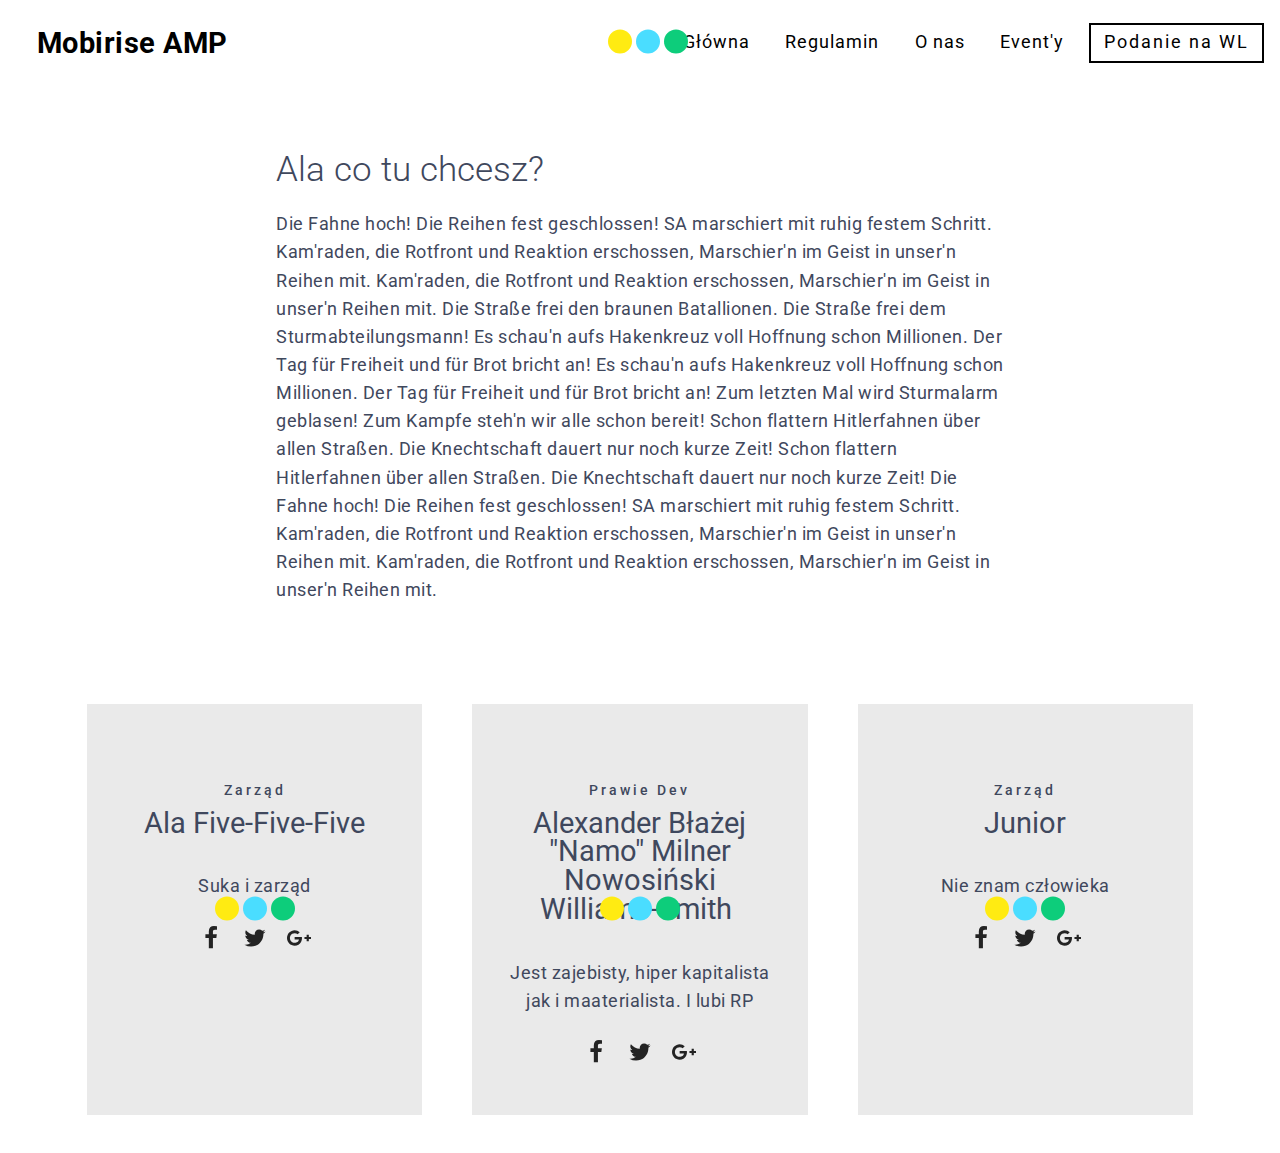
<file: html/about.html>
<!DOCTYPE html>
<html amp >
<head>
  <!-- Site made with Mobirise Website Builder v5.0.16, https://mobirise.com -->
  <meta charset="UTF-8">
  <meta http-equiv="X-UA-Compatible" content="IE=edge">
  <meta name="generator" content="Mobirise v5.0.16, mobirise.com">
  <meta name="viewport" content="width=device-width, initial-scale=1, minimum-scale=1">
  <link rel="shortcut icon" href="assets/images/logo1.png" type="image/x-icon">
  <meta name="description" content="">
  <meta name="amp-script-src" content="">
  
  <title>O nas</title>
  
<link rel="canonical" href="about.html">
 <style amp-boilerplate>body{-webkit-animation:-amp-start 8s steps(1,end) 0s 1 normal both;-moz-animation:-amp-start 8s steps(1,end) 0s 1 normal both;-ms-animation:-amp-start 8s steps(1,end) 0s 1 normal both;animation:-amp-start 8s steps(1,end) 0s 1 normal both}@-webkit-keyframes -amp-start{from{visibility:hidden}to{visibility:visible}}@-moz-keyframes -amp-start{from{visibility:hidden}to{visibility:visible}}@-ms-keyframes -amp-start{from{visibility:hidden}to{visibility:visible}}@-o-keyframes -amp-start{from{visibility:hidden}to{visibility:visible}}@keyframes -amp-start{from{visibility:hidden}to{visibility:visible}}</style>
<noscript><style amp-boilerplate>body{-webkit-animation:none;-moz-animation:none;-ms-animation:none;animation:none}</style></noscript>
<link href="https://fonts.googleapis.com/css?family=Roboto:100,100i,300,300i,400,400i,500,500i,700,700i,900,900i&subset=cyrillic&display=swap" rel="stylesheet">
 
 <style amp-custom> 
div,span,h1,h2,h3,h4,h5,h6,p,blockquote,a,ol,ul,li,figcaption,textarea,input{font: inherit;}*{-webkit-box-sizing: border-box;box-sizing: border-box;outline: none;}*:focus{outline: none;}body{position: relative;font-style: normal;line-height: 1;color: #3f485d;}section{background-color: #eeeeee;background-position: 50% 50%;background-repeat: no-repeat;background-size: cover;overflow: hidden;padding: 30px 0;}h1,h2,h3,h4,h5,h6{margin: 0;padding: 0;}p,li,blockquote{letter-spacing: 0.5px;line-height: 1.7;}ul,ol,blockquote,p{margin-bottom: 0;margin-top: 0;}a{cursor: pointer;}a,a:hover{text-decoration: none;}a.mbr-iconfont:hover{text-decoration: none;}h1,h2,h3,h4,h5,h6,.display-1,.display-2,.display-4,.display-5,.display-7{word-break: break-word;word-wrap: break-word;}b,strong{font-weight: bold;}blockquote{padding: 10px 0 10px 20px;position: relative;border-left: 3px solid;}input:-webkit-autofill,input:-webkit-autofill:hover,input:-webkit-autofill:focus,input:-webkit-autofill:active{-webkit-transition-delay: 9999s;transition-delay: 9999s;-webkit-transition-property: background-color,color;-o-transition-property: background-color,color;transition-property: background-color,color;}html,body{height: auto;min-height: 100vh;}.mbr-section-title{margin: 0;padding: 0;font-style: normal;line-height: 1.2;width: 100%;}.mbr-section-subtitle{line-height: 1.3;width: 100%;}.mbr-text{font-style: normal;line-height: 1.6;width: 100%;}.mbr-white{color: #ffffff;}.mbr-black{color: #000000;}.align-left{text-align: left;}.align-left .list-item{justify-content: flex-start;}.align-center{text-align: center;}.align-center .list-item{justify-content: center;}.align-right{text-align: right;}.align-right .list-item{justify-content: flex-end;}@media (max-width: 767px){.align-left,.align-center,.align-right{text-align: center;}.align-left .list-item,.align-center .list-item,.align-right .list-item{justify-content: center;}}.mbr-light{font-weight: 300;}.mbr-regular{font-weight: 400;}.mbr-semibold{font-weight: 500;}.mbr-bold{font-weight: 700;}.icons-list a{margin: 0 1rem 0 0;}.icons-list a:last-child{margin: 0;}.mbr-figure{align-self: center;}.hidden{visibility: hidden;}.super-hide{display: none;}.inactive{-webkit-user-select: none;-moz-user-select: none;-ms-user-select: none;user-select: none;pointer-events: none;-webkit-user-drag: none;user-drag: none;}.mbr-overlay{position: absolute;bottom: 0;left: 0;right: 0;top: 0;z-index: 0;}.map-placeholder{display: none;}.google-map,.google-map iframe{position: relative;width: 100%;height: 400px;}amp-img{width: 100%;}amp-img img{max-height: 100%;max-width: 100%;}img.mbr-temp{width: 100%;}.rounded{border-radius: 50%;}.is-builder .nodisplay + img[async],.is-builder .nodisplay + img[decoding="async"],.is-builder amp-img > a + img[async],.is-builder amp-img > a + img[decoding="async"]{display: none;}html:not(.is-builder) amp-img > a{position: absolute;top: 0;bottom: 0;left: 0;right: 0;z-index: 1;}.is-builder .temp-amp-sizer{position: absolute;}.is-builder amp-youtube .temp-amp-sizer,.is-builder amp-vimeo .temp-amp-sizer{position: static;}.mobirise-spinner{position: absolute;top: 50%;left: 40%;margin-left: 10%;-webkit-transform: translate3d(-50%,-50%,0);z-index: 4;}.mobirise-spinner em{width: 24px;height: 24px;background: #3ac;border-radius: 100%;display: inline-block;-webkit-animation: slide 1s infinite;}.mobirise-spinner em:nth-child(1){-webkit-animation-delay: 0.1s;}.mobirise-spinner em:nth-child(2){-webkit-animation-delay: 0.2s;}.mobirise-spinner em:nth-child(3){-webkit-animation-delay: 0.3s;}@-moz-keyframes slide{0%{-webkit-transform: scale(1);}50%{opacity: 0.3;-webkit-transform: scale(2);}100%{-webkit-transform: scale(1);}}@-webkit-keyframes slide{0%{-webkit-transform: scale(1);}50%{opacity: 0.3;-webkit-transform: scale(2);}100%{-webkit-transform: scale(1);}}@-o-keyframes slide{0%{-webkit-transform: scale(1);}50%{opacity: 0.3;-webkit-transform: scale(2);}100%{-webkit-transform: scale(1);}}@keyframes slide{0%{-webkit-transform: scale(1);}50%{opacity: 0.3;-webkit-transform: scale(2);}100%{-webkit-transform: scale(1);}}.mobirise-loader .amp-active > div{display: none;}.iconfont-wrapper{display: inline-block;}.mbr-flex{display: flex;}.flex-wrap{flex-wrap: wrap;}.mbr-jc-s{justify-content: flex-start;}.mbr-jc-c{justify-content: center;}.mbr-jc-e{justify-content: flex-end;}.mbr-row-reverse{flex-direction: row-reverse;}.mbr-column{flex-direction: column;}amp-img,img{height: 100%;width: 100%;}.hidden-slide{display: none;}.visible-slide{display: flex;}section,.container,.container-fluid{position: relative;word-wrap: break-word;}.mbr-fullscreen .mbr-overlay{min-height: 100vh;}.mbr-fullscreen{display: flex;align-items: center;height: 100vh;min-height: 100vh;padding: 3rem 0;}.container{padding: 0 1rem;width: 100%;margin-right: auto;margin-left: auto;}@media (max-width: 767px){.container{max-width: 540px;}} @media (min-width: 768px){.container{max-width: 720px;}} @media (min-width: 992px){.container{max-width: 960px;}} @media (min-width: 1200px){.container{max-width: 1140px;}}.container-fluid{width: 100%;padding: 0 1rem;}.btn{position: relative;font-weight: 400;margin: 0.4rem 0.5rem;border: 2px solid;font-style: normal;white-space: normal;transition: all 0.3s ease-in-out,box-shadow 2s ease-in-out,-webkit-box-shadow 2s ease-in-out;display: inline-flex;align-items: center;justify-content: center;word-break: break-word;line-height: 1;letter-spacing: 2px;}.btn-form{padding: 1rem 2rem;}.btn-form:hover{cursor: pointer;}.btn{padding: 1rem 2rem;border-radius: 0px;}.btn-sm{padding: 0.6rem 0.8rem;border-radius: 0px;}.btn-md{padding: 1rem 2rem;border-radius: 0px;}.btn-lg{padding: 1.2rem 3.2rem;border-radius: 0px;}form .btn,form .mbr-section-btn{margin: 0;}.note-popover .btn:after{display: none;}.mbr-section-btn{margin: 0 -0.25rem;font-size: 0;}nav .mbr-section-btn{margin-left: 0rem;margin-right: 0rem;}.btn .mbr-iconfont,.btn.btn-md .mbr-iconfont{cursor: pointer;margin: 0 0.8rem 0 0;}.btn-sm .mbr-iconfont{margin: 0 0.5rem 0 0;}[type="submit"]{-webkit-appearance: none;}section.menu{min-height: 70px;overflow: visible;padding: 0;}.menu-container{display: flex;-webkit-box-pack: justify;-ms-flex-pack: justify;justify-content: space-between;align-items: center;min-height: 70px;}@media (max-width: 991px){.menu-container{max-width: 100%;padding: 0.5rem 1rem;}} @media (max-width: 767px){.menu-container{padding: 0.5rem 1rem;}}.navbar{z-index: 100;width: 100%;position: absolute;}.navbar-fixed-top{position: fixed;top: 0;}.navbar-brand{display: flex;align-items: center;word-break: break-word;z-index: 1;}.navbar-logo{margin: 0 0.8rem 0 0;}@media (max-width: 767px){.navbar-logo amp-img{max-height: 35px;max-width: 35px;}}.navbar-caption-wrap{display: flex;}.navbar .navbar-collapse{display: flex;-ms-flex-preferred-size: auto;flex-basis: auto;align-items: center;justify-content: flex-end;}@media (max-width: 991px){.navbar .navbar-collapse{display: none;position: absolute;top: 0;right: 0;height: 100vh;overflow-y: auto;padding: 70px 2rem 1rem;z-index: 1;}}@media (max-width: 991px){.navbar.opened .navbar-collapse.show,.navbar.opened .navbar-collapse.collapsing{display: block;}.is-builder .navbar-collapse{position: fixed;}}.navbar-nav{list-style-type: none;display: flex;flex-wrap: wrap;padding-left: 0;min-width: 10rem;}@media (max-width: 991px){.navbar-nav{flex-direction: column;}} .navbar-nav .mbr-iconfont{margin: 0 0.2rem 0 0;}.nav-item{word-break: break-all;}.nav-link{display: flex;align-items: center;justify-content: center;}.nav-link,.navbar-caption{transition: all 0.2s;letter-spacing: 1px;}.nav-dropdown .dropdown-menu{min-width: 10rem;position: absolute;left: 0;padding: 1.25rem 0;}.nav-dropdown .dropdown-menu .dropdown-item{line-height: 2;display: flex;justify-content: center;align-items: center;padding: 0.25rem 1.5rem;white-space: nowrap;}.nav-dropdown .dropdown-menu .dropdown{position: relative;}.dropdown-menu .dropdown:hover > .dropdown-menu{opacity: 1;pointer-events: all;}.nav-dropdown .dropdown-submenu{top: 0;left: 100%;margin: 0;}.nav-item.dropdown{position: relative;}.nav-item.dropdown .dropdown-menu{opacity: 0;pointer-events: none;}.nav-item.dropdown:hover > .dropdown-menu{opacity: 1;pointer-events: all;}.link.dropdown-toggle:after{content: "";margin-left: 0.25rem;border-top: 0.35em solid;border-right: 0.35em solid transparent;border-left: 0.35em solid transparent;border-bottom: 0;}.navbar .dropdown.open > .dropdown-menu{display: block;}@media (max-width: 991px){.is-builder .nav-dropdown .dropdown-menu{position: relative;}.nav-dropdown .dropdown-submenu{left: 0;}.nav-dropdown .dropdown-menu .dropdown-item{padding: 0.25rem 1.5rem;margin: 0;justify-content: center;}.nav-dropdown .dropdown-menu .dropdown-item:after{right: auto;}.navbar.opened .dropdown-menu{top: 0;}.dropdown-toggle[data-toggle="dropdown-submenu"]:after{content: "";margin-left: 0.25rem;border-top: 0.35em solid;border-right: 0.35em solid transparent;border-left: 0.35em solid transparent;border-bottom: 0;top: 55%;}}.navbar-buttons{display: flex;flex-wrap: wrap;align-items: center;justify-content: center;}@media (max-width: 991px){.navbar-buttons{flex-direction: column;}}.menu-social-list{display: flex;align-items: center;justify-content: center;flex-wrap: wrap;}.menu-social-list a{margin: 0 0.5rem;}.menu-social-list a span{font-size: 1.5rem;}button.navbar-toggler{position: absolute;right: 20px;top: 25px;width: 31px;height: 20px;cursor: pointer;transition: all .2s;-ms-flex-item-align: center;-ms-grid-row-align: center;align-self: center;}.hamburger span{position: absolute;right: 0;width: 30px;height: 2px;border-right: 5px;}.hamburger span:nth-child(1){top: 0;transition: all .2s;}.hamburger span:nth-child(2){top: 8px;transition: all .15s;}.hamburger span:nth-child(3){top: 8px;transition: all .15s;}.hamburger span:nth-child(4){top: 16px;transition: all .2s;}nav.opened .navbar-toggler:not(.hide) .hamburger span:nth-child(4),nav.opened .navbar-toggler:not(.hide) .hamburger span:nth-child(1){top: 8px;width: 0;opacity: 0;right: 50%;transition: all .2s;}nav.opened .navbar-toggler:not(.hide) .hamburger span:nth-child(2){transform: rotate(-45deg);transition: all .25s;}nav.opened .navbar-toggler:not(.hide) .hamburger span:nth-child(3){transform: rotate(45deg);transition: all .25s;}.ampstart-btn.hamburger{position: absolute;top: 25px;right: 20px;margin-left: auto;height: 20px;width: 30px;background: none;border: none;cursor: pointer;z-index: 1000;}@media (min-width: 992px){.ampstart-btn,amp-sidebar{display: none;}.dropdown-menu .dropdown-toggle:after{content: "";border-bottom: 0.35em solid transparent;border-left: 0.35em solid;border-right: 0;border-top: 0.35em solid transparent;margin-left: 0.3rem;margin-top: -0.3077em;position: absolute;right: 1.1538em;top: 50%;}}.close-sidebar{width: 30px;height: 30px;position: relative;cursor: pointer;background-color: transparent;border: none;}.close-sidebar span{position: absolute;left: 0;width: 30px;height: 2px;border-right: 5px;top: 14px;}.close-sidebar span:nth-child(1){transform: rotate(-45deg);}.close-sidebar span:nth-child(2){transform: rotate(45deg);}.builder-sidebar{position: relative;height: 100vh;overflow-y: auto;min-width: 10rem;z-index: 1030;padding: 1rem 2rem;max-width: 20rem;}.builder-sidebar .dropdown:hover > .dropdown-menu{position: relative;text-align: center;}section.sidebar-open:before{content: '';position: fixed;top: 0;bottom: 0;right: 0;left: 0;background-color: rgba(0,0,0,0.2);z-index: 1040;}.is-builder section.horizontal-menu .ampstart-btn{display: none;}.is-builder section.horizontal-menu .dropdown-menu{z-index: auto;opacity: 1;pointer-events: auto;}.is-builder .menu{overflow: visible;}#sidebar{background-color: transparent;}.card-title{margin: 0;}.card{position: relative;background-color: transparent;border: none;border-radius: 0;width: 100%;padding: 0 1rem;}@media (max-width: 767px){.card:not(.last-child){padding-bottom: 30px;}} .card .card-img{width: auto;border-radius: 0;}.card .card-wrapper{height: 100%;}@media (max-width: 767px){.card .card-wrapper{flex-direction: column;}} .card img{height: 100%;-o-object-fit: cover;object-fit: cover;-o-object-position: center;object-position: center;}.card-inner,.items-list{display: flex;flex-direction: column;}.items-list{list-style-type: none;padding: 0;}.items-list .list-item{padding: 1rem 2rem;}.card-head{padding: 1.5rem 2rem;}.card-price-wrap{padding: 1rem 2rem;}.card-button{padding: 1rem;margin: 0;}.timeline-wrap{position: relative;}.timeline-wrap .iconBackground{position: absolute;left: 50%;width: 20px;height: 20px;line-height: 30px;text-align: center;border-radius: 50%;font-size: 30px;display: inline-block;background-color: #000000;top: 20px;margin: 0 0 0 -10px;}@media (max-width: 767px){.timeline-wrap .iconBackground{left: 0;}}.separline{position: relative;}@media (max-width: 767px){.separline:not(.last-child){padding-bottom: 2rem;}} .separline:before{position: absolute;content: "";width: 2px;background-color: #000000;left: calc(50% - 1px);height: calc(100% - 20px);top: 40px;}@media (max-width: 767px){.separline:before{left: 0;}}.gallery-img-wrap{position: relative;height: 100%;}.gallery-img-wrap:hover{cursor: pointer;}.gallery-img-wrap:hover .icon-wrap,.gallery-img-wrap:hover .caption-on-hover{opacity: 1;}.gallery-img-wrap:hover:after{opacity: .5;}.gallery-img-wrap amp-img{height: 100%;}.gallery-img-wrap:after{content: "";position: absolute;top: 0;bottom: 0;left: 0;right: 0;background: #000;opacity: 0;transition: opacity 0.2s;pointer-events: none;}.gallery-img-wrap .icon-wrap,.gallery-img-wrap .img-caption{z-index: 3;pointer-events: none;position: absolute;}.gallery-img-wrap .icon-wrap,.gallery-img-wrap .caption-on-hover{opacity: 0;transition: opacity 0.2s;}.gallery-img-wrap .icon-wrap{left: 50%;top: 50%;transform: translate(-50%,-50%);background-color: #fff;padding: .5rem;border-radius: 50%;}.gallery-img-wrap .amp-iconfont{color: #000;font-size: 1rem;width: 1rem;display: block;}.gallery-img-wrap .img-caption{left: 0;right: 0;}.gallery-img-wrap .img-caption.caption-top{top: 0;}.gallery-img-wrap .img-caption.caption-bottom{bottom: 0;}.gallery-img-wrap .img-caption:not(.caption-on-hover):after{content: "";position: absolute;top: 0;left: 0;right: 0;height: 100%;transition: opacity 0.2s;z-index: -1;pointer-events: none;}@media (max-width: 767px){.gallery-img-wrap:after,.gallery-img-wrap:hover:after,.gallery-img-wrap .icon-wrap{display: none;}.gallery-img-wrap .caption-on-hover{opacity: 1;}}.is-builder .gallery-img-wrap .icon-wrap,.is-builder .gallery-img-wrap .img-caption > *{pointer-events: all;}.amp-carousel-button,.dots-wrapper .dots span{transition: all 0.4s;cursor: pointer;outline: none;}.amp-carousel-button{width: 50px;height: 50px;border-radius: 50%;}.dots-wrapper .dots{display: inline-block;margin: 4px 8px;}.dots-wrapper .dots span{display: block;border-radius: 12px;height: 24px;width: 24px;background-color: #ffffff;border: 10px solid #cccccc;opacity: 0.5;}.dots-wrapper .dots span.current{width: 40px;}.dots-wrapper .dots span:hover,.dots-wrapper .dots span.current{opacity: 1;}.amp-carousel-button-next:after{right: 1rem;}.amp-carousel-button-prev:after{left: 1rem;}button.btn-img{cursor: pointer;}.is-builder .preview button.btn-img{opacity: 0.5;position: relative;pointer-events: none;}amp-image-lightbox,.lightbox{background: rgba(0,0,0,0.8);display: flex;flex-wrap: wrap;align-items: center;justify-content: center;width: 100%;height: 100%;overflow: auto;}amp-image-lightbox a.control,.lightbox a.control{position: absolute;cursor: default;top: 0;right: 0;}amp-image-lightbox .close,.lightbox .close{background: none;border: none;position: absolute;top: 16px;right: 16px;height: 32px;width: 32px;cursor: pointer;z-index: 1000;}amp-image-lightbox .close:before,amp-image-lightbox .close:after,.lightbox .close:before,.lightbox .close:after{position: absolute;top: 0;right: 16px;content: ' ';height: 32px;width: 2px;background-color: #fff;}amp-image-lightbox .close:before,.lightbox .close:before{transform: rotate(45deg);}amp-image-lightbox .close:after,.lightbox .close:after{transform: rotate(-45deg);}amp-image-lightbox .video-block,.lightbox .video-block{width: 100%;}div[submit-success] > *,div[submit-error] > *{padding: 15px;margin-bottom: 1rem;}.form-block{z-index: 1;background-color: transparent;padding: 30px;position: relative;overflow: hidden;}.form-block .mbr-overlay{z-index: -1;}@media (max-width: 991px){.form-block{padding: 15px;}}form input,form textarea,form select{padding: 15px 0.5rem;line-height: 1.45;width: 100%;background: #ffffff;border-width: 1px;border-style: solid;border-color: #767676;border-radius: 0;color: #000000;}form input[type="checkbox"],form input[type="radio"]{border: none;background: none;width: auto;}form .field{padding-bottom: 0.5rem;padding-top: 0.5rem;}form textarea.field-input{height: 200px;}form .fieldset{display: flex;justify-content: center;flex-wrap: wrap;align-items: center;}textarea[type="hidden"]{display: none;}.form-check{margin-bottom: 0;}.form-check-label{padding-left: 0;}.form-check-input{position: relative;margin: 4px;}.form-check-inline{display: inline-flex;align-items: center;padding-left: 0;margin-right: .75rem;}.mbr-row,.mbr-form-row{display: -webkit-box;display: -ms-flexbox;display: flex;-ms-flex-wrap: wrap;flex-wrap: wrap;margin-left: -1rem;margin-right: -1rem;}.mbr-form-row{margin-left: -0.5rem;margin-right: -0.5rem;}.mbr-form-row > [class*="mbr-col"]{padding-left: 0.5rem;padding-right: 0.5rem;}@media (max-width: 767px){.mbr-col,.mbr-col-auto{padding-right: 1rem;padding-left: 1rem;}.mbr-col-sm-12{-ms-flex: 0 0 100%;-webkit-box-flex: 0;flex: 0 0 100%;max-width: 100%;padding-right: 1rem;padding-left: 1rem;}}@media (min-width: 768px){.mbr-col,.mbr-col-auto{padding-right: 1rem;padding-left: 1rem;}.mbr-col-md-2{-ms-flex: 0 0 16.6666666667%;-webkit-box-flex: 0;flex: 0 0 16.6666666667%;max-width: 16.6666666667%;padding-right: 1rem;padding-left: 1rem;}.mbr-col-md-3{-ms-flex: 0 0 25%;-webkit-box-flex: 0;flex: 0 0 25%;max-width: 25%;padding-right: 1rem;padding-left: 1rem;}.mbr-col-md-4{-ms-flex: 0 0 33.3333333333%;-webkit-box-flex: 0;flex: 0 0 33.3333333333%;max-width: 33.3333333333%;padding-right: 1rem;padding-left: 1rem;}.mbr-col-md-5{-ms-flex: 0 0 41.6666666667%;-webkit-box-flex: 0;flex: 0 0 41.6666666667%;max-width: 41.6666666667%;padding-right: 1rem;padding-left: 1rem;}.mbr-col-md-6{-ms-flex: 0 0 50%;-webkit-box-flex: 0;flex: 0 0 50%;max-width: 50%;padding-right: 1rem;padding-left: 1rem;}.mbr-col-md-7{-ms-flex: 0 0 58.3333333333%;-webkit-box-flex: 0;flex: 0 0 58.3333333333%;max-width: 58.3333333333%;padding-right: 1rem;padding-left: 1rem;}.mbr-col-md-8{-ms-flex: 0 0 66.6666666667%;-webkit-box-flex: 0;flex: 0 0 66.6666666667%;max-width: 66.6666666667%;padding-right: 1rem;padding-left: 1rem;}.mbr-col-md-10{-ms-flex: 0 0 83.3333333333%;-webkit-box-flex: 0;flex: 0 0 83.3333333333%;max-width: 83.3333333333%;padding-right: 1rem;padding-left: 1rem;}.mbr-col-md-12{-ms-flex: 0 0 100%;-webkit-box-flex: 0;flex: 0 0 100%;max-width: 100%;padding-right: 1rem;padding-left: 1rem;}}.mbr-col{-ms-flex: 1 1 auto;-webkit-box-flex: 1;flex: 1 1 auto;max-width: 100%;}.mbr-col-auto{-ms-flex: 0 0 auto;flex: 0 0 auto;width: auto;}@media (min-width: 992px){.mbr-col,.mbr-col-auto{padding-right: 1rem;padding-left: 1rem;}.mbr-col-lg-2{-ms-flex: 0 0 16.6666666667%;-webkit-box-flex: 0;flex: 0 0 16.6666666667%;max-width: 16.6666666667%;padding-right: 1rem;padding-left: 1rem;}.mbr-col-lg-3{-ms-flex: 0 0 25%;-webkit-box-flex: 0;flex: 0 0 25%;max-width: 25%;padding-right: 1rem;padding-left: 1rem;}.mbr-col-lg-4{-ms-flex: 0 0 33.3333333333%;-webkit-box-flex: 0;flex: 0 0 33.3333333333%;max-width: 33.3333333333%;padding-right: 1rem;padding-left: 1rem;}.mbr-col-lg-5{-ms-flex: 0 0 41.6666666667%;-webkit-box-flex: 0;flex: 0 0 41.6666666667%;max-width: 41.6666666667%;padding-right: 1rem;padding-left: 1rem;}.mbr-col-lg-6{-ms-flex: 0 0 50%;-webkit-box-flex: 0;flex: 0 0 50%;max-width: 50%;padding-right: 1rem;padding-left: 1rem;}.mbr-col-lg-7{-ms-flex: 0 0 58.3333333333%;-webkit-box-flex: 0;flex: 0 0 58.3333333333%;max-width: 58.3333333333%;padding-right: 1rem;padding-left: 1rem;}.mbr-col-lg-8{-ms-flex: 0 0 66.6666666667%;-webkit-box-flex: 0;flex: 0 0 66.6666666667%;max-width: 66.6666666667%;padding-right: 1rem;padding-left: 1rem;}.mbr-col-lg-9{-ms-flex: 0 0 75%;-webkit-box-flex: 0;flex: 0 0 75%;max-width: 75%;padding-right: 1rem;padding-left: 1rem;}.mbr-col-lg-10{-ms-flex: 0 0 83.3333333333%;-webkit-box-flex: 0;flex: 0 0 83.3333333333%;max-width: 83.3333333333%;padding-right: 1rem;padding-left: 1rem;}.mbr-col-lg-12{-ms-flex: 0 0 100%;-webkit-box-flex: 0;flex: 0 0 100%;max-width: 100%;padding-right: 1rem;padding-left: 1rem;}}@media (min-width: 992px){.lg-pb{padding-bottom: 3rem;}}@media (max-width: 991px){.md-pb{padding-bottom: 3rem;}}.mbr-pt-1,.mbr-py-1{padding-top: 10px;}.mbr-pb-1,.mbr-py-1{padding-bottom: 10px;}.mbr-px-1{padding-left: 10px;padding-right: 10px;}.mbr-p-1{padding: 10px;}.mbr-pt-2,.mbr-py-2{padding-top: 1rem;}.mbr-pb-2,.mbr-py-2{padding-bottom: 1rem;}.mbr-px-2{padding-left: 1rem;padding-right: 1rem;}.mbr-p-2{padding: 1rem;}.mbr-pt-3,.mbr-py-3{padding-top: 25px;}.mbr-pb-3,.mbr-py-3{padding-bottom: 25px;}.mbr-px-3{padding-left: 25px;padding-right: 25px;}.mbr-p-3{padding: 25px;}.mbr-pt-4,.mbr-py-4{padding-top: 2rem;}.mbr-pb-4,.mbr-py-4{padding-bottom: 2rem;}.mbr-px-4{padding-left: 2rem;padding-right: 2rem;}.mbr-p-4{padding: 2rem;}.mbr-pt-5,.mbr-py-5{padding-top: 3rem;}.mbr-pb-5,.mbr-py-5{padding-bottom: 3rem;}.mbr-px-5{padding-left: 3rem;padding-right: 3rem;}.mbr-p-5{padding: 3rem;}@media (max-width: 991px){.mbr-py-4,.mbr-py-5{padding-top: 1rem;padding-bottom: 1rem;}.mbr-px-4,.mbr-px-5{padding-left: 1rem;padding-right: 1rem;}.mbr-p-3,.mbr-p-4,.mbr-p-5{padding: 1rem;}}.mbr-ml-auto{margin-left: auto;}.mbr-mr-auto{margin-right: auto;}.mbr-m-auto{margin: auto;}#scrollToTopMarker{position: absolute;width: 0px;height: 0px;top: 300px;}#scrollToTopButton{position: fixed;bottom: 25px;right: 25px;opacity: .4;z-index: 5000;font-size: 32px;height: 60px;width: 60px;border: none;border-radius: 3px;cursor: pointer;}#scrollToTopButton:focus{outline: none;}#scrollToTopButton a:before{content: '';position: absolute;height: 40%;top: 36%;width: 2px;left: calc(50% - 1px);}#scrollToTopButton a:after{content: '';position: absolute;border-top: 2px solid;border-right: 2px solid;width: 40%;height: 40%;left: calc(30% - 1px);bottom: 30%;transform: rotate(-45deg);}.is-builder #scrollToTopButton a:after{left: 30%;}a{font-style: normal;font-weight: 400;}@media (max-width: 767px){.mbr-section-btn,.mbr-section-title{text-align: center;}}
body{font-family: Roboto;}blockquote{border-color: #ffeb12;}div[submit-success] > *{background: #0dcd7b;color: #000000;}div[submit-error] > *{background: #a0a0a0;color: #ffffff;}.display-1{font-family: 'Roboto',sans-serif;font-size: 4.5rem;}.display-2{font-family: 'Roboto',sans-serif;font-size: 2.2rem;}.display-4{font-family: 'Roboto',sans-serif;font-size: 0.9rem;}.display-5{font-family: 'Roboto',sans-serif;font-size: 1.8rem;}.display-7{font-family: 'Roboto',sans-serif;font-size: 1.1rem;}.display-1 .mbr-iconfont-btn{font-size: 4.5rem;width: 4.5rem;}.display-2 .mbr-iconfont-btn{font-size: 2.2rem;width: 2.2rem;}.display-4 .mbr-iconfont-btn{font-size: 0.9rem;width: 0.9rem;}.display-5 .mbr-iconfont-btn{font-size: 1.8rem;width: 1.8rem;}.display-7 .mbr-iconfont-btn{font-size: 1.1rem;width: 1.1rem;}@media (max-width: 768px){.display-1{font-size: 3.6rem;font-size: calc( 2.225rem + (4.5 - 2.225) * ((100vw - 20rem) / (48 - 20)));line-height: calc( 1.4 * (2.225rem + (4.5 - 2.225) * ((100vw - 20rem) / (48 - 20))));}.display-2{font-size: 1.76rem;font-size: calc( 1.42rem + (2.2 - 1.42) * ((100vw - 20rem) / (48 - 20)));line-height: calc( 1.4 * (1.42rem + (2.2 - 1.42) * ((100vw - 20rem) / (48 - 20))));}.display-4{font-size: 0.72rem;font-size: calc( 0.965rem + (0.9 - 0.965) * ((100vw - 20rem) / (48 - 20)));line-height: calc( 1.4 * (0.965rem + (0.9 - 0.965) * ((100vw - 20rem) / (48 - 20))));}.display-5{font-size: 1.44rem;font-size: calc( 1.28rem + (1.8 - 1.28) * ((100vw - 20rem) / (48 - 20)));line-height: calc( 1.4 * (1.28rem + (1.8 - 1.28) * ((100vw - 20rem) / (48 - 20))));}}.bg-primary{background-color: #ffeb12;}.bg-success{background-color: #0dcd7b;}.bg-info{background-color: #8282e7;}.bg-warning{background-color: #767676;}.bg-danger{background-color: #a0a0a0;}.btn-primary,.btn-primary:active,.btn-primary.active{background-color: #ffeb12;border-color: #ffeb12;color: #121000;}.btn-primary:hover,.btn-primary:focus,.btn-primary.focus{color: #121000;background-color: #c4b400;border-color: #c4b400;}.btn-primary.disabled,.btn-primary:disabled{color: #121000;background-color: #c4b400;border-color: #c4b400;}.btn-secondary,.btn-secondary:active,.btn-secondary.active{background-color: #4addff;border-color: #4addff;color: #003c4a;}.btn-secondary:hover,.btn-secondary:focus,.btn-secondary.focus{color: #003c4a;background-color: #00cdfd;border-color: #00cdfd;}.btn-secondary.disabled,.btn-secondary:disabled{color: #003c4a;background-color: #00cdfd;border-color: #00cdfd;}.btn-info,.btn-info:active,.btn-info.active{background-color: #8282e7;border-color: #8282e7;color: #ffffff;}.btn-info:hover,.btn-info:focus,.btn-info.focus{color: #ffffff;background-color: #4242db;border-color: #4242db;}.btn-info.disabled,.btn-info:disabled{color: #ffffff;background-color: #4242db;border-color: #4242db;}.btn-success,.btn-success:active,.btn-success.active{background-color: #0dcd7b;border-color: #0dcd7b;color: #ffffff;}.btn-success:hover,.btn-success:focus,.btn-success.focus{color: #ffffff;background-color: #088550;border-color: #088550;}.btn-success.disabled,.btn-success:disabled{color: #ffffff;background-color: #088550;border-color: #088550;}.btn-warning,.btn-warning:active,.btn-warning.active{background-color: #767676;border-color: #767676;color: #ffffff;}.btn-warning:hover,.btn-warning:focus,.btn-warning.focus{color: #ffffff;background-color: #505050;border-color: #505050;}.btn-warning.disabled,.btn-warning:disabled{color: #ffffff;background-color: #505050;border-color: #505050;}.btn-danger,.btn-danger:active,.btn-danger.active{background-color: #a0a0a0;border-color: #a0a0a0;color: #ffffff;}.btn-danger:hover,.btn-danger:focus,.btn-danger.focus{color: #ffffff;background-color: #7a7a7a;border-color: #7a7a7a;}.btn-danger.disabled,.btn-danger:disabled{color: #ffffff;background-color: #7a7a7a;border-color: #7a7a7a;}.btn-black,.btn-black:active,.btn-black.active{background-color: #333333;border-color: #333333;color: #ffffff;}.btn-black:hover,.btn-black:focus,.btn-black.focus{color: #ffffff;background-color: #0d0d0d;border-color: #0d0d0d;}.btn-black.disabled,.btn-black:disabled{color: #ffffff;background-color: #0d0d0d;border-color: #0d0d0d;}.btn-white,.btn-white:active,.btn-white.active{background-color: #ffffff;border-color: #ffffff;color: #808080;}.btn-white:hover,.btn-white:focus,.btn-white.focus{color: #808080;background-color: #d9d9d9;border-color: #d9d9d9;}.btn-white.disabled,.btn-white:disabled{color: #808080;background-color: #d9d9d9;border-color: #d9d9d9;}.btn-white,.btn-white:active,.btn-white.active{color: #333333;}.btn-white:hover,.btn-white:focus,.btn-white.focus{color: #333333;}.btn-white.disabled,.btn-white:disabled{color: #333333;}.btn-primary-outline,.btn-primary-outline:active,.btn-primary-outline.active{background: none;border-color: #ab9d00;color: #ab9d00;}.btn-primary-outline:hover,.btn-primary-outline:focus,.btn-primary-outline.focus{color: #121000;background-color: #ffeb12;border-color: #ffeb12;}.btn-primary-outline.disabled,.btn-primary-outline:disabled{color: #121000;background-color: #ffeb12;border-color: #ffeb12;}.btn-secondary-outline,.btn-secondary-outline:active,.btn-secondary-outline.active{background: none;border-color: #00b8e3;color: #00b8e3;}.btn-secondary-outline:hover,.btn-secondary-outline:focus,.btn-secondary-outline.focus{color: #003c4a;background-color: #4addff;border-color: #4addff;}.btn-secondary-outline.disabled,.btn-secondary-outline:disabled{color: #003c4a;background-color: #4addff;border-color: #4addff;}.btn-info-outline,.btn-info-outline:active,.btn-info-outline.active{background: none;border-color: #2c2cd7;color: #2c2cd7;}.btn-info-outline:hover,.btn-info-outline:focus,.btn-info-outline.focus{color: #ffffff;background-color: #8282e7;border-color: #8282e7;}.btn-info-outline.disabled,.btn-info-outline:disabled{color: #ffffff;background-color: #8282e7;border-color: #8282e7;}.btn-success-outline,.btn-success-outline:active,.btn-success-outline.active{background: none;border-color: #076d41;color: #076d41;}.btn-success-outline:hover,.btn-success-outline:focus,.btn-success-outline.focus{color: #ffffff;background-color: #0dcd7b;border-color: #0dcd7b;}.btn-success-outline.disabled,.btn-success-outline:disabled{color: #ffffff;background-color: #0dcd7b;border-color: #0dcd7b;}.btn-warning-outline,.btn-warning-outline:active,.btn-warning-outline.active{background: none;border-color: #434343;color: #434343;}.btn-warning-outline:hover,.btn-warning-outline:focus,.btn-warning-outline.focus{color: #ffffff;background-color: #767676;border-color: #767676;}.btn-warning-outline.disabled,.btn-warning-outline:disabled{color: #ffffff;background-color: #767676;border-color: #767676;}.btn-danger-outline,.btn-danger-outline:active,.btn-danger-outline.active{background: none;border-color: #6d6d6d;color: #6d6d6d;}.btn-danger-outline:hover,.btn-danger-outline:focus,.btn-danger-outline.focus{color: #ffffff;background-color: #a0a0a0;border-color: #a0a0a0;}.btn-danger-outline.disabled,.btn-danger-outline:disabled{color: #ffffff;background-color: #a0a0a0;border-color: #a0a0a0;}.btn-black-outline,.btn-black-outline:active,.btn-black-outline.active{background: none;border-color: #000000;color: #000000;}.btn-black-outline:hover,.btn-black-outline:focus,.btn-black-outline.focus{color: #ffffff;background-color: #333333;border-color: #333333;}.btn-black-outline.disabled,.btn-black-outline:disabled{color: #ffffff;background-color: #333333;border-color: #333333;}.btn-white-outline,.btn-white-outline:active,.btn-white-outline.active{background: none;border-color: #ffffff;color: #ffffff;}.btn-white-outline:hover,.btn-white-outline:focus,.btn-white-outline.focus{color: #333333;background-color: #ffffff;border-color: #ffffff;}.text-primary{color: #ffeb12;}.text-secondary{color: #4addff;}.text-success{color: #0dcd7b;}.text-info{color: #8282e7;}.text-warning{color: #767676;}.text-danger{color: #a0a0a0;}.text-white{color: #ffffff;}.text-black{color: #000000;}a.text-primary:hover,a.text-primary:focus{color: #ab9d00;}a.text-secondary:hover,a.text-secondary:focus{color: #00b8e3;}a.text-success:hover,a.text-success:focus{color: #076d41;}a.text-info:hover,a.text-info:focus{color: #2c2cd7;}a.text-warning:hover,a.text-warning:focus{color: #434343;}a.text-danger:hover,a.text-danger:focus{color: #6d6d6d;}a.text-white:hover,a.text-white:focus{color: #b3b3b3;}a.text-black:hover,a.text-black:focus{color: #4d4d4d;}.alert-success{background-color: #0dcd7b;}.alert-info{background-color: #8282e7;}.alert-warning{background-color: #767676;}.alert-danger{background-color: #a0a0a0;}a,a:hover{color: #ffeb12;}.mbr-plan-header.bg-primary .mbr-plan-subtitle,.mbr-plan-header.bg-primary .mbr-plan-price-desc{color: #fffcde;}.mbr-plan-header.bg-success .mbr-plan-subtitle,.mbr-plan-header.bg-success .mbr-plan-price-desc{color: #acfad9;}.mbr-plan-header.bg-info .mbr-plan-subtitle,.mbr-plan-header.bg-info .mbr-plan-price-desc{color: #ffffff;}.mbr-plan-header.bg-warning .mbr-plan-subtitle,.mbr-plan-header.bg-warning .mbr-plan-price-desc{color: #b6b6b6;}.mbr-plan-header.bg-danger .mbr-plan-subtitle,.mbr-plan-header.bg-danger .mbr-plan-price-desc{color: #e0e0e0;}.mobirise-spinner em:nth-child(1){background: #ffeb12;}.mobirise-spinner em:nth-child(2){background: #4addff;}.mobirise-spinner em:nth-child(3){background: #0dcd7b;}#scrollToTopMarker{display: none;}#scrollToTopButton{background-color: #4ea2e3;}#scrollToTopButton a:before{background: #ffffff;}#scrollToTopButton a:after{border-top-color: #ffffff;border-right-color: #ffffff;}.cid-s7lEGZhoEI{min-height: 80px;}.cid-s7lEGZhoEI .brand-name{color: #000000;margin: 0;}.cid-s7lEGZhoEI .hamburger span,.cid-s7lEGZhoEI .close-sidebar span{background: #4ea2e3;}.cid-s7lEGZhoEI .nav-dropdown .dropdown-menu .dropdown-item{font-weight: 400;width: 100%;text-align: inherit;}.cid-s7lEGZhoEI .navbar{min-height: 80px;background: #ffffff;}@media (max-width: 991px){.cid-s7lEGZhoEI .navbar .navbar-brand{flex-shrink: initial;}}.cid-s7lEGZhoEI .navbar-brand{flex-shrink: 0;margin-right: 0;padding: 0;}@media (min-width: 992px){.cid-s7lEGZhoEI .navbar-expand-lg .navbar-nav .nav-link{padding: 0;}.cid-s7lEGZhoEI .navbar-nav .nav-link{margin: .667em 1em;}}.cid-s7lEGZhoEI .navbar-dropdown{padding: .5rem 0;}.cid-s7lEGZhoEI .builder-sidebar,.cid-s7lEGZhoEI .collapse,.cid-s7lEGZhoEI .navbar.navbar-expand-lg .dropdown .dropdown-menu{background-color: #ffffff;}@media (max-width: 991px){.cid-s7lEGZhoEI .navbar-nav a{padding: 0.5rem 0;margin: 0 0 10px;}}.cid-s7lEGZhoEI .close-sidebar:focus{outline: 2px auto #ffeb12;}.cid-s7lEGZhoEI amp-img{height: 45px;width: 45px;}.cid-s7lEGZhoEI amp-img img{object-fit: contain;}.cid-s7lInZC2Lv{padding-top: 60px;padding-bottom: 60px;background-color: #ffffff;}.cid-s7lJhft3Uj{padding-top: 30px;padding-bottom: 30px;background-color: #ffffff;}.cid-s7lJhft3Uj .card .card-wrapper{background: #eaeaea;}@media (max-width: 767px){.cid-s7lJhft3Uj .card .card-wrapper{padding-top: 1rem;}}.cid-s7lJhft3Uj .card-img amp-img{width: 50%;}.cid-s7lJhft3Uj .card-subtitle{letter-spacing: 3px;}@media (max-width: 767px){.cid-s7lJhft3Uj .card-box{padding: 1rem;}}.cid-s7lJhft3Uj .mbr-row{margin-left: -1.5rem;margin-right: -1.5rem;}.cid-s7lJhft3Uj .iconfont-wrapper,.cid-s7lJhft3Uj .amp-iconfont{width: 1.5rem;height: 1.5rem;font-size: 1.5rem;color: #232323;}
.engine{position: absolute;text-indent: -2400px;text-align: center;padding: 0;top: 0;left: -2400px;}[class*="-iconfont"]{display: inline-flex;}</style>
 
  <script async  src="https://cdn.ampproject.org/v0.js"></script>
  <script async custom-element="amp-analytics" src="https://cdn.ampproject.org/v0/amp-analytics-0.1.js"></script>
  <script async custom-element="amp-sidebar" src="https://cdn.ampproject.org/v0/amp-sidebar-0.1.js"></script>
  
  
  
</head>
<body><amp-sidebar id="sidebar" class="cid-s7lEGZhoEI" layout="nodisplay" side="right">
        <div class="builder-sidebar" id="builder-sidebar">
            <button on="tap:sidebar.close" class="close-sidebar">
                <span></span>
                <span></span>
            </button>
        
            
            <ul class="navbar-nav nav-dropdown" data-app-modern-menu="true"><li class="nav-item"><a class="nav-link link text-black display-7" href="index.html">Główna</a></li><li class="nav-item"><a class="nav-link link text-black display-7" href="page3.html">Regulamin</a></li>
                <li class="nav-item">
                    <a class="nav-link link text-black display-7" href="about.html">
                        O nas</a>
                </li><li class="nav-item">
                    <a class="nav-link link text-black display-7" href="https://mobiri.se">Event'y</a>
                </li></ul>
            
            <div class="navbar-buttons mbr-section-btn align-center"><a class="btn btn-sm btn-black-outline display-7" href="podania_wl.html">Podanie na WL</a></div>
      </div>
    </amp-sidebar>
  
  <section class="menu horizontal-menu cid-s7lEGZhoEI" id="menu2-6">

    
    

    <nav class="navbar navbar-dropdown navbar-expand-lg navbar-fixed-top">
       <div class="menu-container container-fluid"> 
      <div class="navbar-brand">
          <span class="navbar-logo">
              <amp-img src="assets/images/logo1.png" layout="responsive" width="45.71808510638298" height="45" alt="Mobirise" class="mobirise-loader">
                  <div placeholder="" class="placeholder">
                                <div class="mobirise-spinner">
                                    <em></em>
                                    <em></em>
                                    <em></em>
                                </div></div>
                  
              </amp-img>
          </span>
          <p class="brand-name mbr-fonts-style mbr-bold display-5">Mobirise AMP</p>
      </div>
      <div class="collapse navbar-collapse" id="navbarSupportedContent">
            
            <ul class="navbar-nav nav-dropdown" data-app-modern-menu="true"><li class="nav-item"><a class="nav-link link text-black display-7" href="index.html">Główna</a></li><li class="nav-item"><a class="nav-link link text-black display-7" href="page3.html">Regulamin</a></li>
                <li class="nav-item">
                    <a class="nav-link link text-black display-7" href="about.html">
                        O nas</a>
                </li><li class="nav-item">
                    <a class="nav-link link text-black display-7" href="https://mobiri.se">Event'y</a>
                </li></ul>
            
            <div class="navbar-buttons mbr-section-btn align-center"><a class="btn btn-sm btn-black-outline display-7" href="podania_wl.html">Podanie na WL</a></div>
      </div>
      
      <button on="tap:sidebar.toggle" class="ampstart-btn hamburger sticky-but">
        <span></span>
        <span></span>
        <span></span>
        <span></span>
    </button>
        </div>
    </nav>

  <!-- AMP plug -->
    

</section>

<section class="engine"><a href="https://mobirise.info/y">html website templates</a></section><section class="content2 mbr-section article cid-s7lInZC2Lv" id="content2-7">
    
     

    <div class="container">
        <div class="mbr-row mbr-jc-c">
            <div class="mbr-col-sm-12 mbr-col-md-10 mbr-col-lg-8">
                <h3 class="mbr-fonts-style mbr-section-title mbr-light mbr-py-1 display-2">Ala co tu chcesz?</h3>
                <p class="mbr-text mbr-fonts-style mbr-py-1 display-7">Die Fahne hoch! Die Reihen fest geschlossen!
SA marschiert mit ruhig festem Schritt.
Kam'raden, die Rotfront und Reaktion erschossen,
Marschier'n im Geist in unser'n Reihen mit.
Kam'raden, die Rotfront und Reaktion erschossen,
Marschier'n im Geist in unser'n Reihen mit.
Die Straße frei den braunen Batallionen.
Die Straße frei dem Sturmabteilungsmann!
Es schau'n aufs Hakenkreuz voll Hoffnung schon Millionen.
Der Tag für Freiheit und für Brot bricht an!
Es schau'n aufs Hakenkreuz voll Hoffnung schon Millionen.
Der Tag für Freiheit und für Brot bricht an!
Zum letzten Mal wird Sturmalarm geblasen!
Zum Kampfe steh'n wir alle schon bereit!
Schon flattern Hitlerfahnen über allen Straßen.
Die Knechtschaft dauert nur noch kurze Zeit!
Schon flattern Hitlerfahnen über allen Straßen.
Die Knechtschaft dauert nur noch kurze Zeit!
Die Fahne hoch! Die Reihen fest geschlossen!
SA marschiert mit ruhig festem Schritt.
Kam'raden, die Rotfront und Reaktion erschossen,
Marschier'n im Geist in unser'n Reihen mit.
Kam'raden, die Rotfront und Reaktion erschossen,
Marschier'n im Geist in unser'n Reihen mit.</p>
            </div>
        </div>
    </div>
</section>

<section class="team1 mbr-section cid-s7lJhft3Uj" id="team1-9">

    
    
    <div class="container">
        <div class="mbr-row mbr-jc-c">
            <div class="card mbr-col-sm-12 mbr-col-md-6 mbr-px-3 mbr-col-lg-4 md-pb">
                <div class="card-wrapper mbr-pt-5">
                    <div class="card-img">
                        <amp-img src="assets/images/unnamed.jpg" layout="responsive" width="167.663" height="167.663" alt="Mobirise" class="mobirise-loader rounded mbr-m-auto">
                            <div placeholder="" class="placeholder">
                                <div class="mobirise-spinner">
                                    <em></em>
                                    <em></em>
                                    <em></em>
                                </div></div>
                            
                        </amp-img>
                    </div>
                    <div class="card-box mbr-pt-4 mbr-px-4 mbr-pb-5">
                        <h4 class="mbr-fonts-style card-subtitle align-center mbr-semibold display-4">Zarząd</h4>
                        <h3 class="card-title mbr-fonts-style align-center mbr-pt-1 display-5 mbr-pb-3">Ala Five-Five-Five</h3>
                        <p class="mbr-text mbr-fonts-style align-center mbr-pt-1 display-7">
                            Suka i zarząd</p>
                        <div class="icons-list social align-center mbr-pt-3">
                            
                            
                            
                        <a href="https://www.facebook.com/pages/Mobirise/1616226671953247" target="_blank">
                                <span class="iconfont-wrapper">
                                    <span class="amp-iconfont fa-facebook-f fa"><svg width="100%" height="100%" viewBox="0 0 1792 1792" xmlns="http://www.w3.org/2000/svg" fill="currentColor"><path d="M1343 12v264h-157q-86 0-116 36t-30 108v189h293l-39 296h-254v759h-306v-759h-255v-296h255v-218q0-186 104-288.5t277-102.5q147 0 228 12z"></path></svg></span>
                                </span>
                            </a><a href="https://twitter.com/mobirise" target="_blank">
                                <span class="iconfont-wrapper">
                                    <span class="amp-iconfont fa-twitter fa"><svg width="100%" height="100%" viewBox="0 0 1792 1792" xmlns="http://www.w3.org/2000/svg" fill="currentColor"><path d="M1684 408q-67 98-162 167 1 14 1 42 0 130-38 259.5t-115.5 248.5-184.5 210.5-258 146-323 54.5q-271 0-496-145 35 4 78 4 225 0 401-138-105-2-188-64.5t-114-159.5q33 5 61 5 43 0 85-11-112-23-185.5-111.5t-73.5-205.5v-4q68 38 146 41-66-44-105-115t-39-154q0-88 44-163 121 149 294.5 238.5t371.5 99.5q-8-38-8-74 0-134 94.5-228.5t228.5-94.5q140 0 236 102 109-21 205-78-37 115-142 178 93-10 186-50z"></path></svg></span>
                                </span>
                            </a><a href="https://plus.google.com/u/0/+Mobirise/posts" target="_blank">
                                <span class="iconfont-wrapper">
                                    <span class="amp-iconfont fa-google-plus fa"><svg width="100%" height="100%" viewBox="0 0 2304 1792" xmlns="http://www.w3.org/2000/svg" fill="currentColor"><path d="M1437 913q0 208-87 370.5t-248 254-369 91.5q-149 0-285-58t-234-156-156-234-58-285 58-285 156-234 234-156 285-58q286 0 491 192l-199 191q-117-113-292-113-123 0-227.5 62t-165.5 168.5-61 232.5 61 232.5 165.5 168.5 227.5 62q83 0 152.5-23t114.5-57.5 78.5-78.5 49-83 21.5-74h-416v-252h692q12 63 12 122zm867-122v210h-209v209h-210v-209h-209v-210h209v-209h210v209h209z"></path></svg></span>
                                </span>
                            </a></div>
                    </div>
                </div>
            </div>
            
            <div class="card mbr-col-sm-12 mbr-col-md-6 mbr-px-3 mbr-col-lg-4 md-pb">
                <div class="card-wrapper mbr-pt-5">
                    <div class="card-img">
                        <amp-img src="assets/images/atalienart-2.png" layout="responsive" height="164.137" width="167.66141411042946" alt="Mobirise" class="mobirise-loader rounded mbr-m-auto">
                            <div placeholder="" class="placeholder">
                                <div class="mobirise-spinner">
                                    <em></em>
                                    <em></em>
                                    <em></em>
                                </div></div>
                            
                        </amp-img>
                    </div>
                    <div class="card-box mbr-pt-4 mbr-px-4 mbr-pb-5">
                        <h4 class="mbr-fonts-style card-subtitle align-center mbr-semibold display-4">Prawie Dev</h4>
                        <h3 class="card-title mbr-fonts-style align-center mbr-pt-1 display-5 mbr-pb-3">Alexander Błażej "Namo" Milner Nowosiński Williams-Smith&nbsp;</h3>
                        <p class="mbr-text mbr-fonts-style align-center mbr-pt-1 display-7">Jest zajebisty, hiper kapitalista jak i maaterialista. I lubi RP</p>
                        <div class="icons-list social align-center mbr-pt-3">
                            
                            
                            
                        <a href="https://www.facebook.com/pages/Mobirise/1616226671953247" target="_blank">
                                <span class="iconfont-wrapper">
                                    <span class="amp-iconfont fa-facebook-f fa"><svg width="100%" height="100%" viewBox="0 0 1792 1792" xmlns="http://www.w3.org/2000/svg" fill="currentColor"><path d="M1343 12v264h-157q-86 0-116 36t-30 108v189h293l-39 296h-254v759h-306v-759h-255v-296h255v-218q0-186 104-288.5t277-102.5q147 0 228 12z"></path></svg></span>
                                </span>
                            </a><a href="https://twitter.com/mobirise" target="_blank">
                                <span class="iconfont-wrapper">
                                    <span class="amp-iconfont fa-twitter fa"><svg width="100%" height="100%" viewBox="0 0 1792 1792" xmlns="http://www.w3.org/2000/svg" fill="currentColor"><path d="M1684 408q-67 98-162 167 1 14 1 42 0 130-38 259.5t-115.5 248.5-184.5 210.5-258 146-323 54.5q-271 0-496-145 35 4 78 4 225 0 401-138-105-2-188-64.5t-114-159.5q33 5 61 5 43 0 85-11-112-23-185.5-111.5t-73.5-205.5v-4q68 38 146 41-66-44-105-115t-39-154q0-88 44-163 121 149 294.5 238.5t371.5 99.5q-8-38-8-74 0-134 94.5-228.5t228.5-94.5q140 0 236 102 109-21 205-78-37 115-142 178 93-10 186-50z"></path></svg></span>
                                </span>
                            </a><a href="https://plus.google.com/u/0/+Mobirise/posts" target="_blank">
                                <span class="iconfont-wrapper">
                                    <span class="amp-iconfont fa-google-plus fa"><svg width="100%" height="100%" viewBox="0 0 2304 1792" xmlns="http://www.w3.org/2000/svg" fill="currentColor"><path d="M1437 913q0 208-87 370.5t-248 254-369 91.5q-149 0-285-58t-234-156-156-234-58-285 58-285 156-234 234-156 285-58q286 0 491 192l-199 191q-117-113-292-113-123 0-227.5 62t-165.5 168.5-61 232.5 61 232.5 165.5 168.5 227.5 62q83 0 152.5-23t114.5-57.5 78.5-78.5 49-83 21.5-74h-416v-252h692q12 63 12 122zm867-122v210h-209v209h-210v-209h-209v-210h209v-209h210v209h209z"></path></svg></span>
                                </span>
                            </a></div>
                    </div>
                </div>
            </div>
        
            <div class="card mbr-col-sm-12 mbr-col-md-6 mbr-px-3 mbr-col-lg-4 last-child">
                <div class="card-wrapper mbr-pt-5">
                    <div class="card-img">
                        <amp-img src="assets/images/face3.jpg" layout="responsive" height="167.663" width="167.663" alt="Mobirise" class="mobirise-loader rounded mbr-m-auto">
                            <div placeholder="" class="placeholder">
                                <div class="mobirise-spinner">
                                    <em></em>
                                    <em></em>
                                    <em></em>
                                </div></div>
                            
                        </amp-img>
                    </div>
                    <div class="card-box mbr-pt-4 mbr-px-4 mbr-pb-5">
                        <h4 class="mbr-fonts-style card-subtitle align-center mbr-semibold display-4">Zarząd</h4>
                        <h3 class="card-title mbr-fonts-style align-center mbr-pt-1 display-5 mbr-pb-3">
                            Junior</h3>
                        <p class="mbr-text mbr-fonts-style align-center mbr-pt-1 display-7">
                            Nie znam człowieka</p>
                        <div class="icons-list social align-center mbr-pt-3">
                            
                            
                            
                        <a href="https://www.facebook.com/pages/Mobirise/1616226671953247" target="_blank">
                                <span class="iconfont-wrapper">
                                    <span class="amp-iconfont fa-facebook-f fa"><svg width="100%" height="100%" viewBox="0 0 1792 1792" xmlns="http://www.w3.org/2000/svg" fill="currentColor"><path d="M1343 12v264h-157q-86 0-116 36t-30 108v189h293l-39 296h-254v759h-306v-759h-255v-296h255v-218q0-186 104-288.5t277-102.5q147 0 228 12z"></path></svg></span>
                                </span>
                            </a><a href="https://twitter.com/mobirise" target="_blank">
                                <span class="iconfont-wrapper">
                                    <span class="amp-iconfont fa-twitter fa"><svg width="100%" height="100%" viewBox="0 0 1792 1792" xmlns="http://www.w3.org/2000/svg" fill="currentColor"><path d="M1684 408q-67 98-162 167 1 14 1 42 0 130-38 259.5t-115.5 248.5-184.5 210.5-258 146-323 54.5q-271 0-496-145 35 4 78 4 225 0 401-138-105-2-188-64.5t-114-159.5q33 5 61 5 43 0 85-11-112-23-185.5-111.5t-73.5-205.5v-4q68 38 146 41-66-44-105-115t-39-154q0-88 44-163 121 149 294.5 238.5t371.5 99.5q-8-38-8-74 0-134 94.5-228.5t228.5-94.5q140 0 236 102 109-21 205-78-37 115-142 178 93-10 186-50z"></path></svg></span>
                                </span>
                            </a><a href="https://plus.google.com/u/0/+Mobirise/posts" target="_blank">
                                <span class="iconfont-wrapper">
                                    <span class="amp-iconfont fa-google-plus fa"><svg width="100%" height="100%" viewBox="0 0 2304 1792" xmlns="http://www.w3.org/2000/svg" fill="currentColor"><path d="M1437 913q0 208-87 370.5t-248 254-369 91.5q-149 0-285-58t-234-156-156-234-58-285 58-285 156-234 234-156 285-58q286 0 491 192l-199 191q-117-113-292-113-123 0-227.5 62t-165.5 168.5-61 232.5 61 232.5 165.5 168.5 227.5 62q83 0 152.5-23t114.5-57.5 78.5-78.5 49-83 21.5-74h-416v-252h692q12 63 12 122zm867-122v210h-209v209h-210v-209h-209v-210h209v-209h210v209h209z"></path></svg></span>
                                </span>
                            </a></div>
                    </div>
                </div>
            </div>
            
        </div>
    </div>
</section>


  
  
  
</body>
</html>
</file>
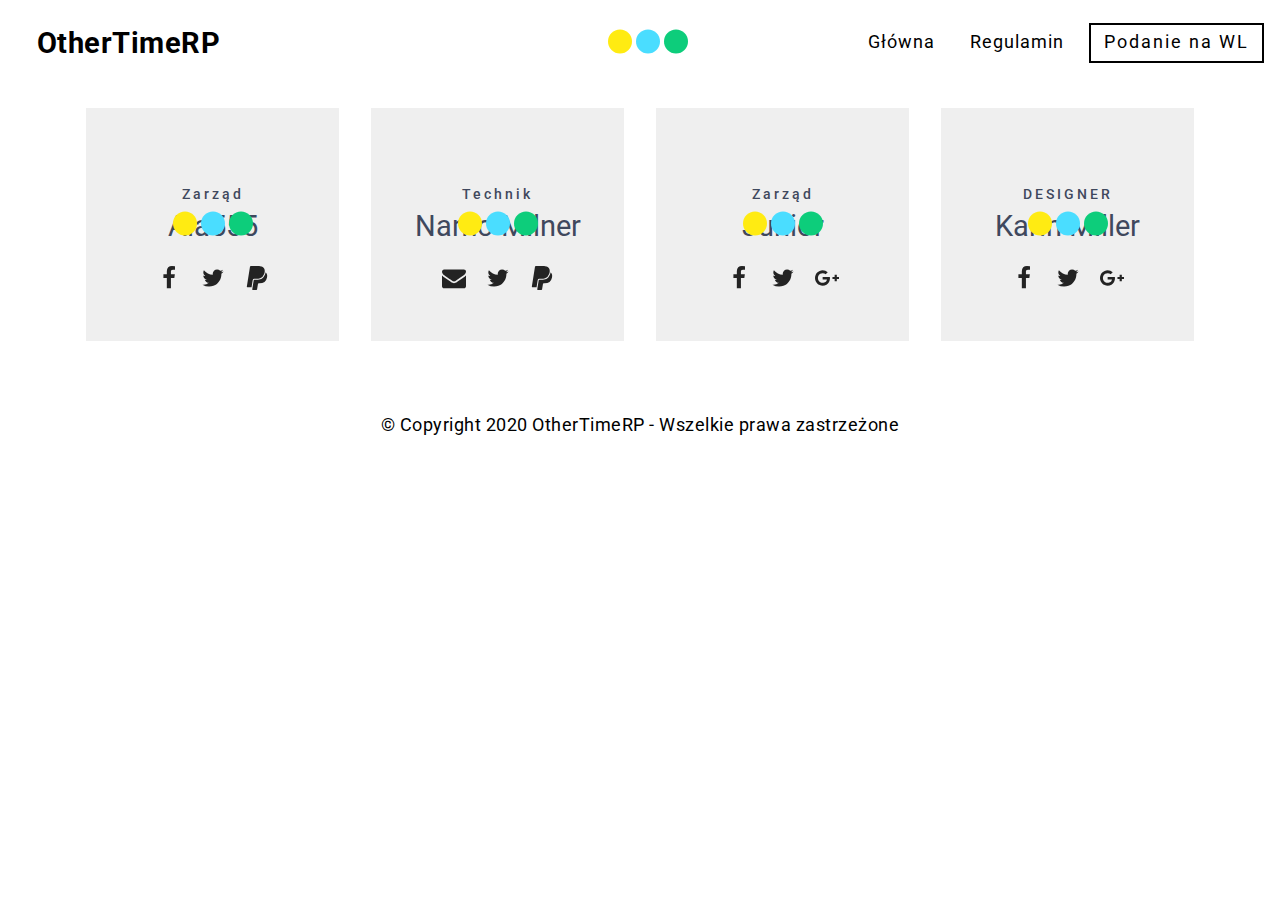
<file: html/adm.html>
<!DOCTYPE html>
<html amp >
<head>
  <!-- Site made with Mobirise Website Builder v5.0.16, https://mobirise.com -->
  <meta charset="UTF-8">
  <meta http-equiv="X-UA-Compatible" content="IE=edge">
  <meta name="generator" content="Mobirise v5.0.16, mobirise.com">
  <meta name="viewport" content="width=device-width, initial-scale=1, minimum-scale=1">
  <link rel="shortcut icon" href="assets/images/othertimerp.png" type="image/x-icon">
  <meta name="description" content="">
  <meta name="amp-script-src" content="">
  
  <title>Administracja</title>
  
<link rel="canonical" href="adm.html">
 <style amp-boilerplate>body{-webkit-animation:-amp-start 8s steps(1,end) 0s 1 normal both;-moz-animation:-amp-start 8s steps(1,end) 0s 1 normal both;-ms-animation:-amp-start 8s steps(1,end) 0s 1 normal both;animation:-amp-start 8s steps(1,end) 0s 1 normal both}@-webkit-keyframes -amp-start{from{visibility:hidden}to{visibility:visible}}@-moz-keyframes -amp-start{from{visibility:hidden}to{visibility:visible}}@-ms-keyframes -amp-start{from{visibility:hidden}to{visibility:visible}}@-o-keyframes -amp-start{from{visibility:hidden}to{visibility:visible}}@keyframes -amp-start{from{visibility:hidden}to{visibility:visible}}</style>
<noscript><style amp-boilerplate>body{-webkit-animation:none;-moz-animation:none;-ms-animation:none;animation:none}</style></noscript>
<link href="https://fonts.googleapis.com/css?family=Roboto:100,100i,300,300i,400,400i,500,500i,700,700i,900,900i&subset=cyrillic&display=swap" rel="stylesheet">
 
 <style amp-custom> 
div,span,h1,h2,h3,h4,h5,h6,p,blockquote,a,ol,ul,li,figcaption,textarea,input{font: inherit;}*{-webkit-box-sizing: border-box;box-sizing: border-box;outline: none;}*:focus{outline: none;}body{position: relative;font-style: normal;line-height: 1;color: #3f485d;}section{background-color: #eeeeee;background-position: 50% 50%;background-repeat: no-repeat;background-size: cover;overflow: hidden;padding: 30px 0;}h1,h2,h3,h4,h5,h6{margin: 0;padding: 0;}p,li,blockquote{letter-spacing: 0.5px;line-height: 1.7;}ul,ol,blockquote,p{margin-bottom: 0;margin-top: 0;}a{cursor: pointer;}a,a:hover{text-decoration: none;}a.mbr-iconfont:hover{text-decoration: none;}h1,h2,h3,h4,h5,h6,.display-1,.display-2,.display-4,.display-5,.display-7{word-break: break-word;word-wrap: break-word;}b,strong{font-weight: bold;}blockquote{padding: 10px 0 10px 20px;position: relative;border-left: 3px solid;}input:-webkit-autofill,input:-webkit-autofill:hover,input:-webkit-autofill:focus,input:-webkit-autofill:active{-webkit-transition-delay: 9999s;transition-delay: 9999s;-webkit-transition-property: background-color,color;-o-transition-property: background-color,color;transition-property: background-color,color;}html,body{height: auto;min-height: 100vh;}.mbr-section-title{margin: 0;padding: 0;font-style: normal;line-height: 1.2;width: 100%;}.mbr-section-subtitle{line-height: 1.3;width: 100%;}.mbr-text{font-style: normal;line-height: 1.6;width: 100%;}.mbr-white{color: #ffffff;}.mbr-black{color: #000000;}.align-left{text-align: left;}.align-left .list-item{justify-content: flex-start;}.align-center{text-align: center;}.align-center .list-item{justify-content: center;}.align-right{text-align: right;}.align-right .list-item{justify-content: flex-end;}@media (max-width: 767px){.align-left,.align-center,.align-right{text-align: center;}.align-left .list-item,.align-center .list-item,.align-right .list-item{justify-content: center;}}.mbr-light{font-weight: 300;}.mbr-regular{font-weight: 400;}.mbr-semibold{font-weight: 500;}.mbr-bold{font-weight: 700;}.icons-list a{margin: 0 1rem 0 0;}.icons-list a:last-child{margin: 0;}.mbr-figure{align-self: center;}.hidden{visibility: hidden;}.super-hide{display: none;}.inactive{-webkit-user-select: none;-moz-user-select: none;-ms-user-select: none;user-select: none;pointer-events: none;-webkit-user-drag: none;user-drag: none;}.mbr-overlay{position: absolute;bottom: 0;left: 0;right: 0;top: 0;z-index: 0;}.map-placeholder{display: none;}.google-map,.google-map iframe{position: relative;width: 100%;height: 400px;}amp-img{width: 100%;}amp-img img{max-height: 100%;max-width: 100%;}img.mbr-temp{width: 100%;}.rounded{border-radius: 50%;}.is-builder .nodisplay + img[async],.is-builder .nodisplay + img[decoding="async"],.is-builder amp-img > a + img[async],.is-builder amp-img > a + img[decoding="async"]{display: none;}html:not(.is-builder) amp-img > a{position: absolute;top: 0;bottom: 0;left: 0;right: 0;z-index: 1;}.is-builder .temp-amp-sizer{position: absolute;}.is-builder amp-youtube .temp-amp-sizer,.is-builder amp-vimeo .temp-amp-sizer{position: static;}.mobirise-spinner{position: absolute;top: 50%;left: 40%;margin-left: 10%;-webkit-transform: translate3d(-50%,-50%,0);z-index: 4;}.mobirise-spinner em{width: 24px;height: 24px;background: #3ac;border-radius: 100%;display: inline-block;-webkit-animation: slide 1s infinite;}.mobirise-spinner em:nth-child(1){-webkit-animation-delay: 0.1s;}.mobirise-spinner em:nth-child(2){-webkit-animation-delay: 0.2s;}.mobirise-spinner em:nth-child(3){-webkit-animation-delay: 0.3s;}@-moz-keyframes slide{0%{-webkit-transform: scale(1);}50%{opacity: 0.3;-webkit-transform: scale(2);}100%{-webkit-transform: scale(1);}}@-webkit-keyframes slide{0%{-webkit-transform: scale(1);}50%{opacity: 0.3;-webkit-transform: scale(2);}100%{-webkit-transform: scale(1);}}@-o-keyframes slide{0%{-webkit-transform: scale(1);}50%{opacity: 0.3;-webkit-transform: scale(2);}100%{-webkit-transform: scale(1);}}@keyframes slide{0%{-webkit-transform: scale(1);}50%{opacity: 0.3;-webkit-transform: scale(2);}100%{-webkit-transform: scale(1);}}.mobirise-loader .amp-active > div{display: none;}.iconfont-wrapper{display: inline-block;}.mbr-flex{display: flex;}.flex-wrap{flex-wrap: wrap;}.mbr-jc-s{justify-content: flex-start;}.mbr-jc-c{justify-content: center;}.mbr-jc-e{justify-content: flex-end;}.mbr-row-reverse{flex-direction: row-reverse;}.mbr-column{flex-direction: column;}amp-img,img{height: 100%;width: 100%;}.hidden-slide{display: none;}.visible-slide{display: flex;}section,.container,.container-fluid{position: relative;word-wrap: break-word;}.mbr-fullscreen .mbr-overlay{min-height: 100vh;}.mbr-fullscreen{display: flex;align-items: center;height: 100vh;min-height: 100vh;padding: 3rem 0;}.container{padding: 0 1rem;width: 100%;margin-right: auto;margin-left: auto;}@media (max-width: 767px){.container{max-width: 540px;}} @media (min-width: 768px){.container{max-width: 720px;}} @media (min-width: 992px){.container{max-width: 960px;}} @media (min-width: 1200px){.container{max-width: 1140px;}}.container-fluid{width: 100%;padding: 0 1rem;}.btn{position: relative;font-weight: 400;margin: 0.4rem 0.5rem;border: 2px solid;font-style: normal;white-space: normal;transition: all 0.3s ease-in-out,box-shadow 2s ease-in-out,-webkit-box-shadow 2s ease-in-out;display: inline-flex;align-items: center;justify-content: center;word-break: break-word;line-height: 1;letter-spacing: 2px;}.btn-form{padding: 1rem 2rem;}.btn-form:hover{cursor: pointer;}.btn{padding: 1rem 2rem;border-radius: 0px;}.btn-sm{padding: 0.6rem 0.8rem;border-radius: 0px;}.btn-md{padding: 1rem 2rem;border-radius: 0px;}.btn-lg{padding: 1.2rem 3.2rem;border-radius: 0px;}form .btn,form .mbr-section-btn{margin: 0;}.note-popover .btn:after{display: none;}.mbr-section-btn{margin: 0 -0.25rem;font-size: 0;}nav .mbr-section-btn{margin-left: 0rem;margin-right: 0rem;}.btn .mbr-iconfont,.btn.btn-md .mbr-iconfont{cursor: pointer;margin: 0 0.8rem 0 0;}.btn-sm .mbr-iconfont{margin: 0 0.5rem 0 0;}[type="submit"]{-webkit-appearance: none;}section.menu{min-height: 70px;overflow: visible;padding: 0;}.menu-container{display: flex;-webkit-box-pack: justify;-ms-flex-pack: justify;justify-content: space-between;align-items: center;min-height: 70px;}@media (max-width: 991px){.menu-container{max-width: 100%;padding: 0.5rem 1rem;}} @media (max-width: 767px){.menu-container{padding: 0.5rem 1rem;}}.navbar{z-index: 100;width: 100%;position: absolute;}.navbar-fixed-top{position: fixed;top: 0;}.navbar-brand{display: flex;align-items: center;word-break: break-word;z-index: 1;}.navbar-logo{margin: 0 0.8rem 0 0;}@media (max-width: 767px){.navbar-logo amp-img{max-height: 35px;max-width: 35px;}}.navbar-caption-wrap{display: flex;}.navbar .navbar-collapse{display: flex;-ms-flex-preferred-size: auto;flex-basis: auto;align-items: center;justify-content: flex-end;}@media (max-width: 991px){.navbar .navbar-collapse{display: none;position: absolute;top: 0;right: 0;height: 100vh;overflow-y: auto;padding: 70px 2rem 1rem;z-index: 1;}}@media (max-width: 991px){.navbar.opened .navbar-collapse.show,.navbar.opened .navbar-collapse.collapsing{display: block;}.is-builder .navbar-collapse{position: fixed;}}.navbar-nav{list-style-type: none;display: flex;flex-wrap: wrap;padding-left: 0;min-width: 10rem;}@media (max-width: 991px){.navbar-nav{flex-direction: column;}} .navbar-nav .mbr-iconfont{margin: 0 0.2rem 0 0;}.nav-item{word-break: break-all;}.nav-link{display: flex;align-items: center;justify-content: center;}.nav-link,.navbar-caption{transition: all 0.2s;letter-spacing: 1px;}.nav-dropdown .dropdown-menu{min-width: 10rem;position: absolute;left: 0;padding: 1.25rem 0;}.nav-dropdown .dropdown-menu .dropdown-item{line-height: 2;display: flex;justify-content: center;align-items: center;padding: 0.25rem 1.5rem;white-space: nowrap;}.nav-dropdown .dropdown-menu .dropdown{position: relative;}.dropdown-menu .dropdown:hover > .dropdown-menu{opacity: 1;pointer-events: all;}.nav-dropdown .dropdown-submenu{top: 0;left: 100%;margin: 0;}.nav-item.dropdown{position: relative;}.nav-item.dropdown .dropdown-menu{opacity: 0;pointer-events: none;}.nav-item.dropdown:hover > .dropdown-menu{opacity: 1;pointer-events: all;}.link.dropdown-toggle:after{content: "";margin-left: 0.25rem;border-top: 0.35em solid;border-right: 0.35em solid transparent;border-left: 0.35em solid transparent;border-bottom: 0;}.navbar .dropdown.open > .dropdown-menu{display: block;}@media (max-width: 991px){.is-builder .nav-dropdown .dropdown-menu{position: relative;}.nav-dropdown .dropdown-submenu{left: 0;}.nav-dropdown .dropdown-menu .dropdown-item{padding: 0.25rem 1.5rem;margin: 0;justify-content: center;}.nav-dropdown .dropdown-menu .dropdown-item:after{right: auto;}.navbar.opened .dropdown-menu{top: 0;}.dropdown-toggle[data-toggle="dropdown-submenu"]:after{content: "";margin-left: 0.25rem;border-top: 0.35em solid;border-right: 0.35em solid transparent;border-left: 0.35em solid transparent;border-bottom: 0;top: 55%;}}.navbar-buttons{display: flex;flex-wrap: wrap;align-items: center;justify-content: center;}@media (max-width: 991px){.navbar-buttons{flex-direction: column;}}.menu-social-list{display: flex;align-items: center;justify-content: center;flex-wrap: wrap;}.menu-social-list a{margin: 0 0.5rem;}.menu-social-list a span{font-size: 1.5rem;}button.navbar-toggler{position: absolute;right: 20px;top: 25px;width: 31px;height: 20px;cursor: pointer;transition: all .2s;-ms-flex-item-align: center;-ms-grid-row-align: center;align-self: center;}.hamburger span{position: absolute;right: 0;width: 30px;height: 2px;border-right: 5px;}.hamburger span:nth-child(1){top: 0;transition: all .2s;}.hamburger span:nth-child(2){top: 8px;transition: all .15s;}.hamburger span:nth-child(3){top: 8px;transition: all .15s;}.hamburger span:nth-child(4){top: 16px;transition: all .2s;}nav.opened .navbar-toggler:not(.hide) .hamburger span:nth-child(4),nav.opened .navbar-toggler:not(.hide) .hamburger span:nth-child(1){top: 8px;width: 0;opacity: 0;right: 50%;transition: all .2s;}nav.opened .navbar-toggler:not(.hide) .hamburger span:nth-child(2){transform: rotate(-45deg);transition: all .25s;}nav.opened .navbar-toggler:not(.hide) .hamburger span:nth-child(3){transform: rotate(45deg);transition: all .25s;}.ampstart-btn.hamburger{position: absolute;top: 25px;right: 20px;margin-left: auto;height: 20px;width: 30px;background: none;border: none;cursor: pointer;z-index: 1000;}@media (min-width: 992px){.ampstart-btn,amp-sidebar{display: none;}.dropdown-menu .dropdown-toggle:after{content: "";border-bottom: 0.35em solid transparent;border-left: 0.35em solid;border-right: 0;border-top: 0.35em solid transparent;margin-left: 0.3rem;margin-top: -0.3077em;position: absolute;right: 1.1538em;top: 50%;}}.close-sidebar{width: 30px;height: 30px;position: relative;cursor: pointer;background-color: transparent;border: none;}.close-sidebar span{position: absolute;left: 0;width: 30px;height: 2px;border-right: 5px;top: 14px;}.close-sidebar span:nth-child(1){transform: rotate(-45deg);}.close-sidebar span:nth-child(2){transform: rotate(45deg);}.builder-sidebar{position: relative;height: 100vh;overflow-y: auto;min-width: 10rem;z-index: 1030;padding: 1rem 2rem;max-width: 20rem;}.builder-sidebar .dropdown:hover > .dropdown-menu{position: relative;text-align: center;}section.sidebar-open:before{content: '';position: fixed;top: 0;bottom: 0;right: 0;left: 0;background-color: rgba(0,0,0,0.2);z-index: 1040;}.is-builder section.horizontal-menu .ampstart-btn{display: none;}.is-builder section.horizontal-menu .dropdown-menu{z-index: auto;opacity: 1;pointer-events: auto;}.is-builder .menu{overflow: visible;}#sidebar{background-color: transparent;}.card-title{margin: 0;}.card{position: relative;background-color: transparent;border: none;border-radius: 0;width: 100%;padding: 0 1rem;}@media (max-width: 767px){.card:not(.last-child){padding-bottom: 30px;}} .card .card-img{width: auto;border-radius: 0;}.card .card-wrapper{height: 100%;}@media (max-width: 767px){.card .card-wrapper{flex-direction: column;}} .card img{height: 100%;-o-object-fit: cover;object-fit: cover;-o-object-position: center;object-position: center;}.card-inner,.items-list{display: flex;flex-direction: column;}.items-list{list-style-type: none;padding: 0;}.items-list .list-item{padding: 1rem 2rem;}.card-head{padding: 1.5rem 2rem;}.card-price-wrap{padding: 1rem 2rem;}.card-button{padding: 1rem;margin: 0;}.timeline-wrap{position: relative;}.timeline-wrap .iconBackground{position: absolute;left: 50%;width: 20px;height: 20px;line-height: 30px;text-align: center;border-radius: 50%;font-size: 30px;display: inline-block;background-color: #000000;top: 20px;margin: 0 0 0 -10px;}@media (max-width: 767px){.timeline-wrap .iconBackground{left: 0;}}.separline{position: relative;}@media (max-width: 767px){.separline:not(.last-child){padding-bottom: 2rem;}} .separline:before{position: absolute;content: "";width: 2px;background-color: #000000;left: calc(50% - 1px);height: calc(100% - 20px);top: 40px;}@media (max-width: 767px){.separline:before{left: 0;}}.gallery-img-wrap{position: relative;height: 100%;}.gallery-img-wrap:hover{cursor: pointer;}.gallery-img-wrap:hover .icon-wrap,.gallery-img-wrap:hover .caption-on-hover{opacity: 1;}.gallery-img-wrap:hover:after{opacity: .5;}.gallery-img-wrap amp-img{height: 100%;}.gallery-img-wrap:after{content: "";position: absolute;top: 0;bottom: 0;left: 0;right: 0;background: #000;opacity: 0;transition: opacity 0.2s;pointer-events: none;}.gallery-img-wrap .icon-wrap,.gallery-img-wrap .img-caption{z-index: 3;pointer-events: none;position: absolute;}.gallery-img-wrap .icon-wrap,.gallery-img-wrap .caption-on-hover{opacity: 0;transition: opacity 0.2s;}.gallery-img-wrap .icon-wrap{left: 50%;top: 50%;transform: translate(-50%,-50%);background-color: #fff;padding: .5rem;border-radius: 50%;}.gallery-img-wrap .amp-iconfont{color: #000;font-size: 1rem;width: 1rem;display: block;}.gallery-img-wrap .img-caption{left: 0;right: 0;}.gallery-img-wrap .img-caption.caption-top{top: 0;}.gallery-img-wrap .img-caption.caption-bottom{bottom: 0;}.gallery-img-wrap .img-caption:not(.caption-on-hover):after{content: "";position: absolute;top: 0;left: 0;right: 0;height: 100%;transition: opacity 0.2s;z-index: -1;pointer-events: none;}@media (max-width: 767px){.gallery-img-wrap:after,.gallery-img-wrap:hover:after,.gallery-img-wrap .icon-wrap{display: none;}.gallery-img-wrap .caption-on-hover{opacity: 1;}}.is-builder .gallery-img-wrap .icon-wrap,.is-builder .gallery-img-wrap .img-caption > *{pointer-events: all;}.amp-carousel-button,.dots-wrapper .dots span{transition: all 0.4s;cursor: pointer;outline: none;}.amp-carousel-button{width: 50px;height: 50px;border-radius: 50%;}.dots-wrapper .dots{display: inline-block;margin: 4px 8px;}.dots-wrapper .dots span{display: block;border-radius: 12px;height: 24px;width: 24px;background-color: #ffffff;border: 10px solid #cccccc;opacity: 0.5;}.dots-wrapper .dots span.current{width: 40px;}.dots-wrapper .dots span:hover,.dots-wrapper .dots span.current{opacity: 1;}.amp-carousel-button-next:after{right: 1rem;}.amp-carousel-button-prev:after{left: 1rem;}button.btn-img{cursor: pointer;}.is-builder .preview button.btn-img{opacity: 0.5;position: relative;pointer-events: none;}amp-image-lightbox,.lightbox{background: rgba(0,0,0,0.8);display: flex;flex-wrap: wrap;align-items: center;justify-content: center;width: 100%;height: 100%;overflow: auto;}amp-image-lightbox a.control,.lightbox a.control{position: absolute;cursor: default;top: 0;right: 0;}amp-image-lightbox .close,.lightbox .close{background: none;border: none;position: absolute;top: 16px;right: 16px;height: 32px;width: 32px;cursor: pointer;z-index: 1000;}amp-image-lightbox .close:before,amp-image-lightbox .close:after,.lightbox .close:before,.lightbox .close:after{position: absolute;top: 0;right: 16px;content: ' ';height: 32px;width: 2px;background-color: #fff;}amp-image-lightbox .close:before,.lightbox .close:before{transform: rotate(45deg);}amp-image-lightbox .close:after,.lightbox .close:after{transform: rotate(-45deg);}amp-image-lightbox .video-block,.lightbox .video-block{width: 100%;}div[submit-success] > *,div[submit-error] > *{padding: 15px;margin-bottom: 1rem;}.form-block{z-index: 1;background-color: transparent;padding: 30px;position: relative;overflow: hidden;}.form-block .mbr-overlay{z-index: -1;}@media (max-width: 991px){.form-block{padding: 15px;}}form input,form textarea,form select{padding: 15px 0.5rem;line-height: 1.45;width: 100%;background: #ffffff;border-width: 1px;border-style: solid;border-color: #767676;border-radius: 0;color: #000000;}form input[type="checkbox"],form input[type="radio"]{border: none;background: none;width: auto;}form .field{padding-bottom: 0.5rem;padding-top: 0.5rem;}form textarea.field-input{height: 200px;}form .fieldset{display: flex;justify-content: center;flex-wrap: wrap;align-items: center;}textarea[type="hidden"]{display: none;}.form-check{margin-bottom: 0;}.form-check-label{padding-left: 0;}.form-check-input{position: relative;margin: 4px;}.form-check-inline{display: inline-flex;align-items: center;padding-left: 0;margin-right: .75rem;}.mbr-row,.mbr-form-row{display: -webkit-box;display: -ms-flexbox;display: flex;-ms-flex-wrap: wrap;flex-wrap: wrap;margin-left: -1rem;margin-right: -1rem;}.mbr-form-row{margin-left: -0.5rem;margin-right: -0.5rem;}.mbr-form-row > [class*="mbr-col"]{padding-left: 0.5rem;padding-right: 0.5rem;}@media (max-width: 767px){.mbr-col,.mbr-col-auto{padding-right: 1rem;padding-left: 1rem;}.mbr-col-sm-12{-ms-flex: 0 0 100%;-webkit-box-flex: 0;flex: 0 0 100%;max-width: 100%;padding-right: 1rem;padding-left: 1rem;}}@media (min-width: 768px){.mbr-col,.mbr-col-auto{padding-right: 1rem;padding-left: 1rem;}.mbr-col-md-2{-ms-flex: 0 0 16.6666666667%;-webkit-box-flex: 0;flex: 0 0 16.6666666667%;max-width: 16.6666666667%;padding-right: 1rem;padding-left: 1rem;}.mbr-col-md-3{-ms-flex: 0 0 25%;-webkit-box-flex: 0;flex: 0 0 25%;max-width: 25%;padding-right: 1rem;padding-left: 1rem;}.mbr-col-md-4{-ms-flex: 0 0 33.3333333333%;-webkit-box-flex: 0;flex: 0 0 33.3333333333%;max-width: 33.3333333333%;padding-right: 1rem;padding-left: 1rem;}.mbr-col-md-5{-ms-flex: 0 0 41.6666666667%;-webkit-box-flex: 0;flex: 0 0 41.6666666667%;max-width: 41.6666666667%;padding-right: 1rem;padding-left: 1rem;}.mbr-col-md-6{-ms-flex: 0 0 50%;-webkit-box-flex: 0;flex: 0 0 50%;max-width: 50%;padding-right: 1rem;padding-left: 1rem;}.mbr-col-md-7{-ms-flex: 0 0 58.3333333333%;-webkit-box-flex: 0;flex: 0 0 58.3333333333%;max-width: 58.3333333333%;padding-right: 1rem;padding-left: 1rem;}.mbr-col-md-8{-ms-flex: 0 0 66.6666666667%;-webkit-box-flex: 0;flex: 0 0 66.6666666667%;max-width: 66.6666666667%;padding-right: 1rem;padding-left: 1rem;}.mbr-col-md-10{-ms-flex: 0 0 83.3333333333%;-webkit-box-flex: 0;flex: 0 0 83.3333333333%;max-width: 83.3333333333%;padding-right: 1rem;padding-left: 1rem;}.mbr-col-md-12{-ms-flex: 0 0 100%;-webkit-box-flex: 0;flex: 0 0 100%;max-width: 100%;padding-right: 1rem;padding-left: 1rem;}}.mbr-col{-ms-flex: 1 1 auto;-webkit-box-flex: 1;flex: 1 1 auto;max-width: 100%;}.mbr-col-auto{-ms-flex: 0 0 auto;flex: 0 0 auto;width: auto;}@media (min-width: 992px){.mbr-col,.mbr-col-auto{padding-right: 1rem;padding-left: 1rem;}.mbr-col-lg-2{-ms-flex: 0 0 16.6666666667%;-webkit-box-flex: 0;flex: 0 0 16.6666666667%;max-width: 16.6666666667%;padding-right: 1rem;padding-left: 1rem;}.mbr-col-lg-3{-ms-flex: 0 0 25%;-webkit-box-flex: 0;flex: 0 0 25%;max-width: 25%;padding-right: 1rem;padding-left: 1rem;}.mbr-col-lg-4{-ms-flex: 0 0 33.3333333333%;-webkit-box-flex: 0;flex: 0 0 33.3333333333%;max-width: 33.3333333333%;padding-right: 1rem;padding-left: 1rem;}.mbr-col-lg-5{-ms-flex: 0 0 41.6666666667%;-webkit-box-flex: 0;flex: 0 0 41.6666666667%;max-width: 41.6666666667%;padding-right: 1rem;padding-left: 1rem;}.mbr-col-lg-6{-ms-flex: 0 0 50%;-webkit-box-flex: 0;flex: 0 0 50%;max-width: 50%;padding-right: 1rem;padding-left: 1rem;}.mbr-col-lg-7{-ms-flex: 0 0 58.3333333333%;-webkit-box-flex: 0;flex: 0 0 58.3333333333%;max-width: 58.3333333333%;padding-right: 1rem;padding-left: 1rem;}.mbr-col-lg-8{-ms-flex: 0 0 66.6666666667%;-webkit-box-flex: 0;flex: 0 0 66.6666666667%;max-width: 66.6666666667%;padding-right: 1rem;padding-left: 1rem;}.mbr-col-lg-9{-ms-flex: 0 0 75%;-webkit-box-flex: 0;flex: 0 0 75%;max-width: 75%;padding-right: 1rem;padding-left: 1rem;}.mbr-col-lg-10{-ms-flex: 0 0 83.3333333333%;-webkit-box-flex: 0;flex: 0 0 83.3333333333%;max-width: 83.3333333333%;padding-right: 1rem;padding-left: 1rem;}.mbr-col-lg-12{-ms-flex: 0 0 100%;-webkit-box-flex: 0;flex: 0 0 100%;max-width: 100%;padding-right: 1rem;padding-left: 1rem;}}@media (min-width: 992px){.lg-pb{padding-bottom: 3rem;}}@media (max-width: 991px){.md-pb{padding-bottom: 3rem;}}.mbr-pt-1,.mbr-py-1{padding-top: 10px;}.mbr-pb-1,.mbr-py-1{padding-bottom: 10px;}.mbr-px-1{padding-left: 10px;padding-right: 10px;}.mbr-p-1{padding: 10px;}.mbr-pt-2,.mbr-py-2{padding-top: 1rem;}.mbr-pb-2,.mbr-py-2{padding-bottom: 1rem;}.mbr-px-2{padding-left: 1rem;padding-right: 1rem;}.mbr-p-2{padding: 1rem;}.mbr-pt-3,.mbr-py-3{padding-top: 25px;}.mbr-pb-3,.mbr-py-3{padding-bottom: 25px;}.mbr-px-3{padding-left: 25px;padding-right: 25px;}.mbr-p-3{padding: 25px;}.mbr-pt-4,.mbr-py-4{padding-top: 2rem;}.mbr-pb-4,.mbr-py-4{padding-bottom: 2rem;}.mbr-px-4{padding-left: 2rem;padding-right: 2rem;}.mbr-p-4{padding: 2rem;}.mbr-pt-5,.mbr-py-5{padding-top: 3rem;}.mbr-pb-5,.mbr-py-5{padding-bottom: 3rem;}.mbr-px-5{padding-left: 3rem;padding-right: 3rem;}.mbr-p-5{padding: 3rem;}@media (max-width: 991px){.mbr-py-4,.mbr-py-5{padding-top: 1rem;padding-bottom: 1rem;}.mbr-px-4,.mbr-px-5{padding-left: 1rem;padding-right: 1rem;}.mbr-p-3,.mbr-p-4,.mbr-p-5{padding: 1rem;}}.mbr-ml-auto{margin-left: auto;}.mbr-mr-auto{margin-right: auto;}.mbr-m-auto{margin: auto;}#scrollToTopMarker{position: absolute;width: 0px;height: 0px;top: 300px;}#scrollToTopButton{position: fixed;bottom: 25px;right: 25px;opacity: .4;z-index: 5000;font-size: 32px;height: 60px;width: 60px;border: none;border-radius: 3px;cursor: pointer;}#scrollToTopButton:focus{outline: none;}#scrollToTopButton a:before{content: '';position: absolute;height: 40%;top: 36%;width: 2px;left: calc(50% - 1px);}#scrollToTopButton a:after{content: '';position: absolute;border-top: 2px solid;border-right: 2px solid;width: 40%;height: 40%;left: calc(30% - 1px);bottom: 30%;transform: rotate(-45deg);}.is-builder #scrollToTopButton a:after{left: 30%;}a{font-style: normal;font-weight: 400;}@media (max-width: 767px){.mbr-section-btn,.mbr-section-title{text-align: center;}}
body{font-family: Roboto;}blockquote{border-color: #ffeb12;}div[submit-success] > *{background: #0dcd7b;color: #000000;}div[submit-error] > *{background: #a0a0a0;color: #ffffff;}.display-1{font-family: 'Roboto',sans-serif;font-size: 4.5rem;}.display-2{font-family: 'Roboto',sans-serif;font-size: 2.2rem;}.display-4{font-family: 'Roboto',sans-serif;font-size: 0.9rem;}.display-5{font-family: 'Roboto',sans-serif;font-size: 1.8rem;}.display-7{font-family: 'Roboto',sans-serif;font-size: 1.1rem;}.display-1 .mbr-iconfont-btn{font-size: 4.5rem;width: 4.5rem;}.display-2 .mbr-iconfont-btn{font-size: 2.2rem;width: 2.2rem;}.display-4 .mbr-iconfont-btn{font-size: 0.9rem;width: 0.9rem;}.display-5 .mbr-iconfont-btn{font-size: 1.8rem;width: 1.8rem;}.display-7 .mbr-iconfont-btn{font-size: 1.1rem;width: 1.1rem;}@media (max-width: 768px){.display-1{font-size: 3.6rem;font-size: calc( 2.225rem + (4.5 - 2.225) * ((100vw - 20rem) / (48 - 20)));line-height: calc( 1.4 * (2.225rem + (4.5 - 2.225) * ((100vw - 20rem) / (48 - 20))));}.display-2{font-size: 1.76rem;font-size: calc( 1.42rem + (2.2 - 1.42) * ((100vw - 20rem) / (48 - 20)));line-height: calc( 1.4 * (1.42rem + (2.2 - 1.42) * ((100vw - 20rem) / (48 - 20))));}.display-4{font-size: 0.72rem;font-size: calc( 0.965rem + (0.9 - 0.965) * ((100vw - 20rem) / (48 - 20)));line-height: calc( 1.4 * (0.965rem + (0.9 - 0.965) * ((100vw - 20rem) / (48 - 20))));}.display-5{font-size: 1.44rem;font-size: calc( 1.28rem + (1.8 - 1.28) * ((100vw - 20rem) / (48 - 20)));line-height: calc( 1.4 * (1.28rem + (1.8 - 1.28) * ((100vw - 20rem) / (48 - 20))));}}.bg-primary{background-color: #ffeb12;}.bg-success{background-color: #0dcd7b;}.bg-info{background-color: #8282e7;}.bg-warning{background-color: #767676;}.bg-danger{background-color: #a0a0a0;}.btn-primary,.btn-primary:active,.btn-primary.active{background-color: #ffeb12;border-color: #ffeb12;color: #121000;}.btn-primary:hover,.btn-primary:focus,.btn-primary.focus{color: #121000;background-color: #c4b400;border-color: #c4b400;}.btn-primary.disabled,.btn-primary:disabled{color: #121000;background-color: #c4b400;border-color: #c4b400;}.btn-secondary,.btn-secondary:active,.btn-secondary.active{background-color: #4addff;border-color: #4addff;color: #003c4a;}.btn-secondary:hover,.btn-secondary:focus,.btn-secondary.focus{color: #003c4a;background-color: #00cdfd;border-color: #00cdfd;}.btn-secondary.disabled,.btn-secondary:disabled{color: #003c4a;background-color: #00cdfd;border-color: #00cdfd;}.btn-info,.btn-info:active,.btn-info.active{background-color: #8282e7;border-color: #8282e7;color: #ffffff;}.btn-info:hover,.btn-info:focus,.btn-info.focus{color: #ffffff;background-color: #4242db;border-color: #4242db;}.btn-info.disabled,.btn-info:disabled{color: #ffffff;background-color: #4242db;border-color: #4242db;}.btn-success,.btn-success:active,.btn-success.active{background-color: #0dcd7b;border-color: #0dcd7b;color: #ffffff;}.btn-success:hover,.btn-success:focus,.btn-success.focus{color: #ffffff;background-color: #088550;border-color: #088550;}.btn-success.disabled,.btn-success:disabled{color: #ffffff;background-color: #088550;border-color: #088550;}.btn-warning,.btn-warning:active,.btn-warning.active{background-color: #767676;border-color: #767676;color: #ffffff;}.btn-warning:hover,.btn-warning:focus,.btn-warning.focus{color: #ffffff;background-color: #505050;border-color: #505050;}.btn-warning.disabled,.btn-warning:disabled{color: #ffffff;background-color: #505050;border-color: #505050;}.btn-danger,.btn-danger:active,.btn-danger.active{background-color: #a0a0a0;border-color: #a0a0a0;color: #ffffff;}.btn-danger:hover,.btn-danger:focus,.btn-danger.focus{color: #ffffff;background-color: #7a7a7a;border-color: #7a7a7a;}.btn-danger.disabled,.btn-danger:disabled{color: #ffffff;background-color: #7a7a7a;border-color: #7a7a7a;}.btn-black,.btn-black:active,.btn-black.active{background-color: #333333;border-color: #333333;color: #ffffff;}.btn-black:hover,.btn-black:focus,.btn-black.focus{color: #ffffff;background-color: #0d0d0d;border-color: #0d0d0d;}.btn-black.disabled,.btn-black:disabled{color: #ffffff;background-color: #0d0d0d;border-color: #0d0d0d;}.btn-white,.btn-white:active,.btn-white.active{background-color: #ffffff;border-color: #ffffff;color: #808080;}.btn-white:hover,.btn-white:focus,.btn-white.focus{color: #808080;background-color: #d9d9d9;border-color: #d9d9d9;}.btn-white.disabled,.btn-white:disabled{color: #808080;background-color: #d9d9d9;border-color: #d9d9d9;}.btn-white,.btn-white:active,.btn-white.active{color: #333333;}.btn-white:hover,.btn-white:focus,.btn-white.focus{color: #333333;}.btn-white.disabled,.btn-white:disabled{color: #333333;}.btn-primary-outline,.btn-primary-outline:active,.btn-primary-outline.active{background: none;border-color: #ab9d00;color: #ab9d00;}.btn-primary-outline:hover,.btn-primary-outline:focus,.btn-primary-outline.focus{color: #121000;background-color: #ffeb12;border-color: #ffeb12;}.btn-primary-outline.disabled,.btn-primary-outline:disabled{color: #121000;background-color: #ffeb12;border-color: #ffeb12;}.btn-secondary-outline,.btn-secondary-outline:active,.btn-secondary-outline.active{background: none;border-color: #00b8e3;color: #00b8e3;}.btn-secondary-outline:hover,.btn-secondary-outline:focus,.btn-secondary-outline.focus{color: #003c4a;background-color: #4addff;border-color: #4addff;}.btn-secondary-outline.disabled,.btn-secondary-outline:disabled{color: #003c4a;background-color: #4addff;border-color: #4addff;}.btn-info-outline,.btn-info-outline:active,.btn-info-outline.active{background: none;border-color: #2c2cd7;color: #2c2cd7;}.btn-info-outline:hover,.btn-info-outline:focus,.btn-info-outline.focus{color: #ffffff;background-color: #8282e7;border-color: #8282e7;}.btn-info-outline.disabled,.btn-info-outline:disabled{color: #ffffff;background-color: #8282e7;border-color: #8282e7;}.btn-success-outline,.btn-success-outline:active,.btn-success-outline.active{background: none;border-color: #076d41;color: #076d41;}.btn-success-outline:hover,.btn-success-outline:focus,.btn-success-outline.focus{color: #ffffff;background-color: #0dcd7b;border-color: #0dcd7b;}.btn-success-outline.disabled,.btn-success-outline:disabled{color: #ffffff;background-color: #0dcd7b;border-color: #0dcd7b;}.btn-warning-outline,.btn-warning-outline:active,.btn-warning-outline.active{background: none;border-color: #434343;color: #434343;}.btn-warning-outline:hover,.btn-warning-outline:focus,.btn-warning-outline.focus{color: #ffffff;background-color: #767676;border-color: #767676;}.btn-warning-outline.disabled,.btn-warning-outline:disabled{color: #ffffff;background-color: #767676;border-color: #767676;}.btn-danger-outline,.btn-danger-outline:active,.btn-danger-outline.active{background: none;border-color: #6d6d6d;color: #6d6d6d;}.btn-danger-outline:hover,.btn-danger-outline:focus,.btn-danger-outline.focus{color: #ffffff;background-color: #a0a0a0;border-color: #a0a0a0;}.btn-danger-outline.disabled,.btn-danger-outline:disabled{color: #ffffff;background-color: #a0a0a0;border-color: #a0a0a0;}.btn-black-outline,.btn-black-outline:active,.btn-black-outline.active{background: none;border-color: #000000;color: #000000;}.btn-black-outline:hover,.btn-black-outline:focus,.btn-black-outline.focus{color: #ffffff;background-color: #333333;border-color: #333333;}.btn-black-outline.disabled,.btn-black-outline:disabled{color: #ffffff;background-color: #333333;border-color: #333333;}.btn-white-outline,.btn-white-outline:active,.btn-white-outline.active{background: none;border-color: #ffffff;color: #ffffff;}.btn-white-outline:hover,.btn-white-outline:focus,.btn-white-outline.focus{color: #333333;background-color: #ffffff;border-color: #ffffff;}.text-primary{color: #ffeb12;}.text-secondary{color: #4addff;}.text-success{color: #0dcd7b;}.text-info{color: #8282e7;}.text-warning{color: #767676;}.text-danger{color: #a0a0a0;}.text-white{color: #ffffff;}.text-black{color: #000000;}a.text-primary:hover,a.text-primary:focus{color: #ab9d00;}a.text-secondary:hover,a.text-secondary:focus{color: #00b8e3;}a.text-success:hover,a.text-success:focus{color: #076d41;}a.text-info:hover,a.text-info:focus{color: #2c2cd7;}a.text-warning:hover,a.text-warning:focus{color: #434343;}a.text-danger:hover,a.text-danger:focus{color: #6d6d6d;}a.text-white:hover,a.text-white:focus{color: #b3b3b3;}a.text-black:hover,a.text-black:focus{color: #4d4d4d;}.alert-success{background-color: #0dcd7b;}.alert-info{background-color: #8282e7;}.alert-warning{background-color: #767676;}.alert-danger{background-color: #a0a0a0;}a,a:hover{color: #ffeb12;}.mbr-plan-header.bg-primary .mbr-plan-subtitle,.mbr-plan-header.bg-primary .mbr-plan-price-desc{color: #fffcde;}.mbr-plan-header.bg-success .mbr-plan-subtitle,.mbr-plan-header.bg-success .mbr-plan-price-desc{color: #acfad9;}.mbr-plan-header.bg-info .mbr-plan-subtitle,.mbr-plan-header.bg-info .mbr-plan-price-desc{color: #ffffff;}.mbr-plan-header.bg-warning .mbr-plan-subtitle,.mbr-plan-header.bg-warning .mbr-plan-price-desc{color: #b6b6b6;}.mbr-plan-header.bg-danger .mbr-plan-subtitle,.mbr-plan-header.bg-danger .mbr-plan-price-desc{color: #e0e0e0;}.mobirise-spinner em:nth-child(1){background: #ffeb12;}.mobirise-spinner em:nth-child(2){background: #4addff;}.mobirise-spinner em:nth-child(3){background: #0dcd7b;}#scrollToTopMarker{display: none;}#scrollToTopButton{background-color: #4ea2e3;}#scrollToTopButton a:before{background: #ffffff;}#scrollToTopButton a:after{border-top-color: #ffffff;border-right-color: #ffffff;}.cid-s7lEGZhoEI{min-height: 80px;}.cid-s7lEGZhoEI .brand-name{color: #000000;margin: 0;}.cid-s7lEGZhoEI .hamburger span,.cid-s7lEGZhoEI .close-sidebar span{background: #4ea2e3;}.cid-s7lEGZhoEI .nav-dropdown .dropdown-menu .dropdown-item{font-weight: 400;width: 100%;text-align: inherit;}.cid-s7lEGZhoEI .navbar{min-height: 80px;background: #ffffff;}@media (max-width: 991px){.cid-s7lEGZhoEI .navbar .navbar-brand{flex-shrink: initial;}}.cid-s7lEGZhoEI .navbar-brand{flex-shrink: 0;margin-right: 0;padding: 0;}@media (min-width: 992px){.cid-s7lEGZhoEI .navbar-expand-lg .navbar-nav .nav-link{padding: 0;}.cid-s7lEGZhoEI .navbar-nav .nav-link{margin: .667em 1em;}}.cid-s7lEGZhoEI .navbar-dropdown{padding: .5rem 0;}.cid-s7lEGZhoEI .builder-sidebar,.cid-s7lEGZhoEI .collapse,.cid-s7lEGZhoEI .navbar.navbar-expand-lg .dropdown .dropdown-menu{background-color: #ffffff;}@media (max-width: 991px){.cid-s7lEGZhoEI .navbar-nav a{padding: 0.5rem 0;margin: 0 0 10px;}}.cid-s7lEGZhoEI .close-sidebar:focus{outline: 2px auto #ffeb12;}.cid-s7lEGZhoEI amp-img{height: 45px;width: 45px;}.cid-s7lEGZhoEI amp-img img{object-fit: contain;}.cid-s7lJhft3Uj{padding-top: 30px;padding-bottom: 30px;background-color: #ffffff;}.cid-s7lJhft3Uj .card .card-wrapper{background: #efefef;}@media (max-width: 767px){.cid-s7lJhft3Uj .card .card-wrapper{padding-top: 1rem;}}@media (min-width: 992px){.cid-s7lJhft3Uj .card{padding-left: 1rem;padding-right: 1rem;}}.cid-s7lJhft3Uj .card-img amp-img{width: 50%;}.cid-s7lJhft3Uj .card-subtitle{letter-spacing: 3px;}@media (max-width: 767px){.cid-s7lJhft3Uj .card-box{padding: 1rem;}}@media (max-width: 991px){.cid-s7lJhft3Uj .mbr-row{margin-left: -1.5rem;margin-right: -1.5rem;}}.cid-s7lJhft3Uj .iconfont-wrapper,.cid-s7lJhft3Uj .amp-iconfont{width: 1.5rem;height: 1.5rem;font-size: 1.5rem;color: #232323;}.cid-s7m0IT89oG{padding-top: 30px;padding-bottom: 30px;background-color: #ffffff;}.cid-s7m0IT89oG .mbr-text{color: #000000;}
.engine{position: absolute;text-indent: -2400px;text-align: center;padding: 0;top: 0;left: -2400px;}[class*="-iconfont"]{display: inline-flex;}</style>
 
  <script async  src="https://cdn.ampproject.org/v0.js"></script>
  <script async custom-element="amp-analytics" src="https://cdn.ampproject.org/v0/amp-analytics-0.1.js"></script>
  <script async custom-element="amp-sidebar" src="https://cdn.ampproject.org/v0/amp-sidebar-0.1.js"></script>
  
  
  
</head>
<body><amp-sidebar id="sidebar" class="cid-s7lEGZhoEI" layout="nodisplay" side="right">
        <div class="builder-sidebar" id="builder-sidebar">
            <button on="tap:sidebar.close" class="close-sidebar">
                <span></span>
                <span></span>
            </button>
        
            
            <ul class="navbar-nav nav-dropdown" data-app-modern-menu="true"><li class="nav-item"><a class="nav-link link text-black display-7" href="index.html">Główna</a></li><li class="nav-item"><a class="nav-link link text-black display-7" href="regulamin.html">Regulamin</a></li></ul>
            
            <div class="navbar-buttons mbr-section-btn align-center"><a class="btn btn-sm btn-black-outline display-7" href="podania_wl.html">Podanie na WL</a></div>
      </div>
    </amp-sidebar>
  
  <section class="menu horizontal-menu cid-s7lEGZhoEI" id="menu2-6">

    
    

    <nav class="navbar navbar-dropdown navbar-expand-lg navbar-fixed-top">
       <div class="menu-container container-fluid"> 
      <div class="navbar-brand">
          <span class="navbar-logo">
              <amp-img src="assets/images/othertimerp.png" layout="responsive" width="44.92320819112628" height="45" alt="Mobirise" class="mobirise-loader">
                  <div placeholder="" class="placeholder">
                                <div class="mobirise-spinner">
                                    <em></em>
                                    <em></em>
                                    <em></em>
                                </div></div>
                  
              </amp-img>
          </span>
          <p class="brand-name mbr-fonts-style mbr-bold display-5">OtherTimeRP</p>
      </div>
      <div class="collapse navbar-collapse" id="navbarSupportedContent">
            
            <ul class="navbar-nav nav-dropdown" data-app-modern-menu="true"><li class="nav-item"><a class="nav-link link text-black display-7" href="index.html">Główna</a></li><li class="nav-item"><a class="nav-link link text-black display-7" href="regulamin.html">Regulamin</a></li></ul>
            
            <div class="navbar-buttons mbr-section-btn align-center"><a class="btn btn-sm btn-black-outline display-7" href="podania_wl.html">Podanie na WL</a></div>
      </div>
      
      <button on="tap:sidebar.toggle" class="ampstart-btn hamburger sticky-but">
        <span></span>
        <span></span>
        <span></span>
        <span></span>
    </button>
        </div>
    </nav>

  <!-- AMP plug -->
    

</section>

<section class="engine"><a href="https://mobirise.info/y">html website templates</a></section><section class="team1 mbr-section cid-s7lJhft3Uj" id="team1-9">

    
    
    <div class="container">
        <div class="mbr-row mbr-jc-c">
            <div class="card mbr-col-sm-12 mbr-col-md-6 mbr-px-3 mbr-col-lg-3 md-pb">
                <div class="card-wrapper mbr-pt-5">
                    <div class="card-img">
                        <amp-img src="assets/images/unnamed.jpg" layout="responsive" width="126.5" height="126.5" alt="Mobirise" class="mobirise-loader rounded mbr-m-auto">
                            <div placeholder="" class="placeholder">
                                <div class="mobirise-spinner">
                                    <em></em>
                                    <em></em>
                                    <em></em>
                                </div></div>
                            
                        </amp-img>
                    </div>
                    <div class="card-box mbr-pt-4 mbr-px-4 mbr-pb-5">
                        <h4 class="mbr-fonts-style card-subtitle align-center mbr-semibold display-4">Zarząd</h4>
                        <h3 class="card-title mbr-fonts-style align-center mbr-pt-1 display-5">Ala555</h3>
                        
                        <div class="icons-list social align-center mbr-pt-3">
                            
                            
                            
                        <a href="https://www.facebook.com/pages/Mobirise/1616226671953247" target="_blank">
                                <span class="iconfont-wrapper">
                                    <span class="amp-iconfont fa-facebook-f fa"><svg width="100%" height="100%" viewBox="0 0 1792 1792" xmlns="http://www.w3.org/2000/svg" fill="currentColor"><path d="M1343 12v264h-157q-86 0-116 36t-30 108v189h293l-39 296h-254v759h-306v-759h-255v-296h255v-218q0-186 104-288.5t277-102.5q147 0 228 12z"></path></svg></span>
                                </span>
                            </a><a href="https://twitter.com/mobirise" target="_blank">
                                <span class="iconfont-wrapper">
                                    <span class="amp-iconfont fa-twitter fa"><svg width="100%" height="100%" viewBox="0 0 1792 1792" xmlns="http://www.w3.org/2000/svg" fill="currentColor"><path d="M1684 408q-67 98-162 167 1 14 1 42 0 130-38 259.5t-115.5 248.5-184.5 210.5-258 146-323 54.5q-271 0-496-145 35 4 78 4 225 0 401-138-105-2-188-64.5t-114-159.5q33 5 61 5 43 0 85-11-112-23-185.5-111.5t-73.5-205.5v-4q68 38 146 41-66-44-105-115t-39-154q0-88 44-163 121 149 294.5 238.5t371.5 99.5q-8-38-8-74 0-134 94.5-228.5t228.5-94.5q140 0 236 102 109-21 205-78-37 115-142 178 93-10 186-50z"></path></svg></span>
                                </span>
                            </a><a href="https://plus.google.com/u/0/+Mobirise/posts" target="_blank">
                                <span class="iconfont-wrapper">
                                    <span class="amp-iconfont fa-paypal fa"><svg width="100%" height="100%" viewBox="0 0 1792 1792" xmlns="http://www.w3.org/2000/svg" fill="currentColor"><path d="M1647 646q18 84-4 204-87 444-565 444h-44q-25 0-44 16.5t-24 42.5l-4 19-55 346-2 15q-5 26-24.5 42.5t-44.5 16.5h-251q-21 0-33-15t-9-36q9-56 26.5-168t26.5-168 27-167.5 27-167.5q5-37 43-37h131q133 2 236-21 175-39 287-144 102-95 155-246 24-70 35-133 1-6 2.5-7.5t3.5-1 6 3.5q79 59 98 162zm-172-282q0 107-46 236-80 233-302 315-113 40-252 42 0 1-90 1l-90-1q-100 0-118 96-2 8-85 530-1 10-12 10h-295q-22 0-36.5-16.5t-11.5-38.5l232-1471q5-29 27.5-48t51.5-19h598q34 0 97.5 13t111.5 32q107 41 163.5 123t56.5 196z"></path></svg></span>
                                </span>
                            </a></div>
                    </div>
                </div>
            </div>
            
            <div class="card mbr-col-sm-12 mbr-col-md-6 mbr-px-3 mbr-col-lg-3 md-pb">
                <div class="card-wrapper mbr-pt-5">
                    <div class="card-img">
                        <amp-img src="assets/images/atalienart-2.png" layout="responsive" height="123.838" width="126.4970981595092" alt="Mobirise" class="mobirise-loader rounded mbr-m-auto">
                            <div placeholder="" class="placeholder">
                                <div class="mobirise-spinner">
                                    <em></em>
                                    <em></em>
                                    <em></em>
                                </div></div>
                            
                        </amp-img>
                    </div>
                    <div class="card-box mbr-pt-4 mbr-px-4 mbr-pb-5">
                        <h4 class="mbr-fonts-style card-subtitle align-center mbr-semibold display-4">Technik</h4>
                        <h3 class="card-title mbr-fonts-style align-center mbr-pt-1 display-5">Namo Milner</h3>
                        
                        <div class="icons-list social align-center mbr-pt-3">
                            
                            
                            
                        <a href="mailto:blazej2017nan@gmail.com">
                                <span class="iconfont-wrapper">
                                    <span class="amp-iconfont fa-envelope fa"><svg width="100%" height="100%" viewBox="0 0 1792 1792" xmlns="http://www.w3.org/2000/svg" fill="currentColor"><path d="M1792 710v794q0 66-47 113t-113 47h-1472q-66 0-113-47t-47-113v-794q44 49 101 87 362 246 497 345 57 42 92.5 65.5t94.5 48 110 24.5h2q51 0 110-24.5t94.5-48 92.5-65.5q170-123 498-345 57-39 100-87zm0-294q0 79-49 151t-122 123q-376 261-468 325-10 7-42.5 30.5t-54 38-52 32.5-57.5 27-50 9h-2q-23 0-50-9t-57.5-27-52-32.5-54-38-42.5-30.5q-91-64-262-182.5t-205-142.5q-62-42-117-115.5t-55-136.5q0-78 41.5-130t118.5-52h1472q65 0 112.5 47t47.5 113z"></path></svg></span>
                                </span>
                            </a><a href="https://twitter.com/Namo66878522" target="_blank">
                                <span class="iconfont-wrapper">
                                    <span class="amp-iconfont fa-twitter fa"><svg width="100%" height="100%" viewBox="0 0 1792 1792" xmlns="http://www.w3.org/2000/svg" fill="currentColor"><path d="M1684 408q-67 98-162 167 1 14 1 42 0 130-38 259.5t-115.5 248.5-184.5 210.5-258 146-323 54.5q-271 0-496-145 35 4 78 4 225 0 401-138-105-2-188-64.5t-114-159.5q33 5 61 5 43 0 85-11-112-23-185.5-111.5t-73.5-205.5v-4q68 38 146 41-66-44-105-115t-39-154q0-88 44-163 121 149 294.5 238.5t371.5 99.5q-8-38-8-74 0-134 94.5-228.5t228.5-94.5q140 0 236 102 109-21 205-78-37 115-142 178 93-10 186-50z"></path></svg></span>
                                </span>
                            </a><a href="https://paypal.me/pools/c/8rCHvWeZVH" target="_blank">
                                <span class="iconfont-wrapper">
                                    <span class="amp-iconfont fa-paypal fa"><svg width="100%" height="100%" viewBox="0 0 1792 1792" xmlns="http://www.w3.org/2000/svg" fill="currentColor"><path d="M1647 646q18 84-4 204-87 444-565 444h-44q-25 0-44 16.5t-24 42.5l-4 19-55 346-2 15q-5 26-24.5 42.5t-44.5 16.5h-251q-21 0-33-15t-9-36q9-56 26.5-168t26.5-168 27-167.5 27-167.5q5-37 43-37h131q133 2 236-21 175-39 287-144 102-95 155-246 24-70 35-133 1-6 2.5-7.5t3.5-1 6 3.5q79 59 98 162zm-172-282q0 107-46 236-80 233-302 315-113 40-252 42 0 1-90 1l-90-1q-100 0-118 96-2 8-85 530-1 10-12 10h-295q-22 0-36.5-16.5t-11.5-38.5l232-1471q5-29 27.5-48t51.5-19h598q34 0 97.5 13t111.5 32q107 41 163.5 123t56.5 196z"></path></svg></span>
                                </span>
                            </a></div>
                    </div>
                </div>
            </div>
        
            <div class="card mbr-col-sm-12 mbr-col-md-6 mbr-px-3 mbr-col-lg-3">
                <div class="card-wrapper mbr-pt-5">
                    <div class="card-img">
                        <amp-img src="assets/images/face3.jpg" layout="responsive" height="126.5" width="126.5" alt="Mobirise" class="mobirise-loader rounded mbr-m-auto">
                            <div placeholder="" class="placeholder">
                                <div class="mobirise-spinner">
                                    <em></em>
                                    <em></em>
                                    <em></em>
                                </div></div>
                            
                        </amp-img>
                    </div>
                    <div class="card-box mbr-pt-4 mbr-px-4 mbr-pb-5">
                        <h4 class="mbr-fonts-style card-subtitle align-center mbr-semibold display-4">Zarząd</h4>
                        <h3 class="card-title mbr-fonts-style align-center mbr-pt-1 display-5">
                            Junior</h3>
                        
                        <div class="icons-list social align-center mbr-pt-3">
                            
                            
                            
                        <a href="https://www.facebook.com/pages/Mobirise/1616226671953247" target="_blank">
                                <span class="iconfont-wrapper">
                                    <span class="amp-iconfont fa-facebook-f fa"><svg width="100%" height="100%" viewBox="0 0 1792 1792" xmlns="http://www.w3.org/2000/svg" fill="currentColor"><path d="M1343 12v264h-157q-86 0-116 36t-30 108v189h293l-39 296h-254v759h-306v-759h-255v-296h255v-218q0-186 104-288.5t277-102.5q147 0 228 12z"></path></svg></span>
                                </span>
                            </a><a href="https://twitter.com/mobirise" target="_blank">
                                <span class="iconfont-wrapper">
                                    <span class="amp-iconfont fa-twitter fa"><svg width="100%" height="100%" viewBox="0 0 1792 1792" xmlns="http://www.w3.org/2000/svg" fill="currentColor"><path d="M1684 408q-67 98-162 167 1 14 1 42 0 130-38 259.5t-115.5 248.5-184.5 210.5-258 146-323 54.5q-271 0-496-145 35 4 78 4 225 0 401-138-105-2-188-64.5t-114-159.5q33 5 61 5 43 0 85-11-112-23-185.5-111.5t-73.5-205.5v-4q68 38 146 41-66-44-105-115t-39-154q0-88 44-163 121 149 294.5 238.5t371.5 99.5q-8-38-8-74 0-134 94.5-228.5t228.5-94.5q140 0 236 102 109-21 205-78-37 115-142 178 93-10 186-50z"></path></svg></span>
                                </span>
                            </a><a href="https://plus.google.com/u/0/+Mobirise/posts" target="_blank">
                                <span class="iconfont-wrapper">
                                    <span class="amp-iconfont fa-google-plus fa"><svg width="100%" height="100%" viewBox="0 0 2304 1792" xmlns="http://www.w3.org/2000/svg" fill="currentColor"><path d="M1437 913q0 208-87 370.5t-248 254-369 91.5q-149 0-285-58t-234-156-156-234-58-285 58-285 156-234 234-156 285-58q286 0 491 192l-199 191q-117-113-292-113-123 0-227.5 62t-165.5 168.5-61 232.5 61 232.5 165.5 168.5 227.5 62q83 0 152.5-23t114.5-57.5 78.5-78.5 49-83 21.5-74h-416v-252h692q12 63 12 122zm867-122v210h-209v209h-210v-209h-209v-210h209v-209h210v209h209z"></path></svg></span>
                                </span>
                            </a></div>
                    </div>
                </div>
            </div>
            <div class="card mbr-col-sm-12 mbr-col-md-6 mbr-px-3 mbr-col-lg-3 last-child">
                <div class="card-wrapper mbr-pt-5 ">
                    <div class="card-img">
                        <amp-img src="assets/images/face2.jpg" layout="responsive" height="126.5" width="126.5" alt="Mobirise" class="mobirise-loader rounded mbr-m-auto">
                            <div placeholder="" class="placeholder">
                                <div class="mobirise-spinner">
                                    <em></em>
                                    <em></em>
                                    <em></em>
                                </div></div>
                            
                        </amp-img>
                    </div>
                    <div class="card-box mbr-pt-4 mbr-px-4 mbr-pb-5">
                        <h4 class="mbr-fonts-style card-subtitle align-center mbr-semibold display-4">DESIGNER</h4>
                        <h3 class="card-title mbr-fonts-style align-center mbr-pt-1 display-5">Karin Miller</h3>
                        
                        <div class="icons-list social align-center mbr-pt-3">
                            
                            
                            
                        <a href="https://www.facebook.com/pages/Mobirise/1616226671953247" target="_blank">
                                <span class="iconfont-wrapper">
                                    <span class="amp-iconfont fa-facebook-f fa"><svg width="100%" height="100%" viewBox="0 0 1792 1792" xmlns="http://www.w3.org/2000/svg" fill="currentColor"><path d="M1343 12v264h-157q-86 0-116 36t-30 108v189h293l-39 296h-254v759h-306v-759h-255v-296h255v-218q0-186 104-288.5t277-102.5q147 0 228 12z"></path></svg></span>
                                </span>
                            </a><a href="https://twitter.com/mobirise" target="_blank">
                                <span class="iconfont-wrapper">
                                    <span class="amp-iconfont fa-twitter fa"><svg width="100%" height="100%" viewBox="0 0 1792 1792" xmlns="http://www.w3.org/2000/svg" fill="currentColor"><path d="M1684 408q-67 98-162 167 1 14 1 42 0 130-38 259.5t-115.5 248.5-184.5 210.5-258 146-323 54.5q-271 0-496-145 35 4 78 4 225 0 401-138-105-2-188-64.5t-114-159.5q33 5 61 5 43 0 85-11-112-23-185.5-111.5t-73.5-205.5v-4q68 38 146 41-66-44-105-115t-39-154q0-88 44-163 121 149 294.5 238.5t371.5 99.5q-8-38-8-74 0-134 94.5-228.5t228.5-94.5q140 0 236 102 109-21 205-78-37 115-142 178 93-10 186-50z"></path></svg></span>
                                </span>
                            </a><a href="https://plus.google.com/u/0/+Mobirise/posts" target="_blank">
                                <span class="iconfont-wrapper">
                                    <span class="amp-iconfont fa-google-plus fa"><svg width="100%" height="100%" viewBox="0 0 2304 1792" xmlns="http://www.w3.org/2000/svg" fill="currentColor"><path d="M1437 913q0 208-87 370.5t-248 254-369 91.5q-149 0-285-58t-234-156-156-234-58-285 58-285 156-234 234-156 285-58q286 0 491 192l-199 191q-117-113-292-113-123 0-227.5 62t-165.5 168.5-61 232.5 61 232.5 165.5 168.5 227.5 62q83 0 152.5-23t114.5-57.5 78.5-78.5 49-83 21.5-74h-416v-252h692q12 63 12 122zm867-122v210h-209v209h-210v-209h-209v-210h209v-209h210v209h209z"></path></svg></span>
                                </span>
                            </a></div>
                    </div>
                </div>
            </div>
        </div>
    </div>
</section>

<section class="footer1 cid-s7m0IT89oG" id="footer1-k">

    

    <div class="container">
        <div class="align-center mbr-white mbr-p-1">
            <p class="mbr-text mbr-fonts-style display-7">
                © Copyright 2020 OtherTimeRP - Wszelkie prawa zastrzeżone</p>
        </div>
    </div>
</section>


  
  
  
</body>
</html>
</file>
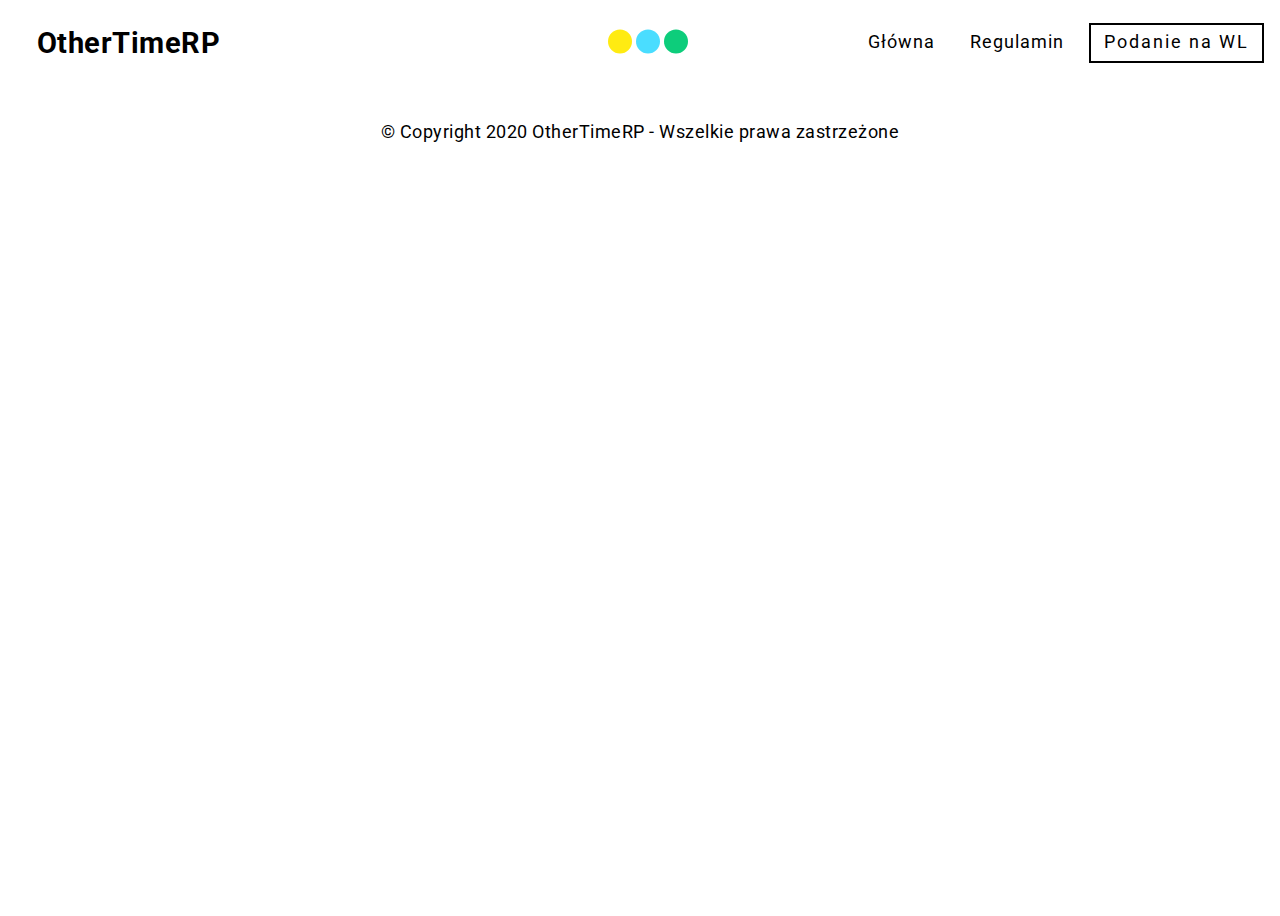
<file: html/event.html>
<!DOCTYPE html>
<html amp >
<head>
  <!-- Site made with Mobirise Website Builder v5.0.16, https://mobirise.com -->
  <meta charset="UTF-8">
  <meta http-equiv="X-UA-Compatible" content="IE=edge">
  <meta name="generator" content="Mobirise v5.0.16, mobirise.com">
  <meta name="viewport" content="width=device-width, initial-scale=1, minimum-scale=1">
  <link rel="shortcut icon" href="assets/images/othertimerp.png" type="image/x-icon">
  <meta name="description" content="">
  <meta name="amp-script-src" content="">
  
  <title>Eventy</title>
  
<link rel="canonical" href="event.html">
 <style amp-boilerplate>body{-webkit-animation:-amp-start 8s steps(1,end) 0s 1 normal both;-moz-animation:-amp-start 8s steps(1,end) 0s 1 normal both;-ms-animation:-amp-start 8s steps(1,end) 0s 1 normal both;animation:-amp-start 8s steps(1,end) 0s 1 normal both}@-webkit-keyframes -amp-start{from{visibility:hidden}to{visibility:visible}}@-moz-keyframes -amp-start{from{visibility:hidden}to{visibility:visible}}@-ms-keyframes -amp-start{from{visibility:hidden}to{visibility:visible}}@-o-keyframes -amp-start{from{visibility:hidden}to{visibility:visible}}@keyframes -amp-start{from{visibility:hidden}to{visibility:visible}}</style>
<noscript><style amp-boilerplate>body{-webkit-animation:none;-moz-animation:none;-ms-animation:none;animation:none}</style></noscript>
<link href="https://fonts.googleapis.com/css?family=Roboto:100,100i,300,300i,400,400i,500,500i,700,700i,900,900i&subset=cyrillic&display=swap" rel="stylesheet">
 
 <style amp-custom> 
div,span,h1,h2,h3,h4,h5,h6,p,blockquote,a,ol,ul,li,figcaption,textarea,input{font: inherit;}*{-webkit-box-sizing: border-box;box-sizing: border-box;outline: none;}*:focus{outline: none;}body{position: relative;font-style: normal;line-height: 1;color: #3f485d;}section{background-color: #eeeeee;background-position: 50% 50%;background-repeat: no-repeat;background-size: cover;overflow: hidden;padding: 30px 0;}h1,h2,h3,h4,h5,h6{margin: 0;padding: 0;}p,li,blockquote{letter-spacing: 0.5px;line-height: 1.7;}ul,ol,blockquote,p{margin-bottom: 0;margin-top: 0;}a{cursor: pointer;}a,a:hover{text-decoration: none;}a.mbr-iconfont:hover{text-decoration: none;}h1,h2,h3,h4,h5,h6,.display-1,.display-2,.display-4,.display-5,.display-7{word-break: break-word;word-wrap: break-word;}b,strong{font-weight: bold;}blockquote{padding: 10px 0 10px 20px;position: relative;border-left: 3px solid;}input:-webkit-autofill,input:-webkit-autofill:hover,input:-webkit-autofill:focus,input:-webkit-autofill:active{-webkit-transition-delay: 9999s;transition-delay: 9999s;-webkit-transition-property: background-color,color;-o-transition-property: background-color,color;transition-property: background-color,color;}html,body{height: auto;min-height: 100vh;}.mbr-section-title{margin: 0;padding: 0;font-style: normal;line-height: 1.2;width: 100%;}.mbr-section-subtitle{line-height: 1.3;width: 100%;}.mbr-text{font-style: normal;line-height: 1.6;width: 100%;}.mbr-white{color: #ffffff;}.mbr-black{color: #000000;}.align-left{text-align: left;}.align-left .list-item{justify-content: flex-start;}.align-center{text-align: center;}.align-center .list-item{justify-content: center;}.align-right{text-align: right;}.align-right .list-item{justify-content: flex-end;}@media (max-width: 767px){.align-left,.align-center,.align-right{text-align: center;}.align-left .list-item,.align-center .list-item,.align-right .list-item{justify-content: center;}}.mbr-light{font-weight: 300;}.mbr-regular{font-weight: 400;}.mbr-semibold{font-weight: 500;}.mbr-bold{font-weight: 700;}.icons-list a{margin: 0 1rem 0 0;}.icons-list a:last-child{margin: 0;}.mbr-figure{align-self: center;}.hidden{visibility: hidden;}.super-hide{display: none;}.inactive{-webkit-user-select: none;-moz-user-select: none;-ms-user-select: none;user-select: none;pointer-events: none;-webkit-user-drag: none;user-drag: none;}.mbr-overlay{position: absolute;bottom: 0;left: 0;right: 0;top: 0;z-index: 0;}.map-placeholder{display: none;}.google-map,.google-map iframe{position: relative;width: 100%;height: 400px;}amp-img{width: 100%;}amp-img img{max-height: 100%;max-width: 100%;}img.mbr-temp{width: 100%;}.rounded{border-radius: 50%;}.is-builder .nodisplay + img[async],.is-builder .nodisplay + img[decoding="async"],.is-builder amp-img > a + img[async],.is-builder amp-img > a + img[decoding="async"]{display: none;}html:not(.is-builder) amp-img > a{position: absolute;top: 0;bottom: 0;left: 0;right: 0;z-index: 1;}.is-builder .temp-amp-sizer{position: absolute;}.is-builder amp-youtube .temp-amp-sizer,.is-builder amp-vimeo .temp-amp-sizer{position: static;}.mobirise-spinner{position: absolute;top: 50%;left: 40%;margin-left: 10%;-webkit-transform: translate3d(-50%,-50%,0);z-index: 4;}.mobirise-spinner em{width: 24px;height: 24px;background: #3ac;border-radius: 100%;display: inline-block;-webkit-animation: slide 1s infinite;}.mobirise-spinner em:nth-child(1){-webkit-animation-delay: 0.1s;}.mobirise-spinner em:nth-child(2){-webkit-animation-delay: 0.2s;}.mobirise-spinner em:nth-child(3){-webkit-animation-delay: 0.3s;}@-moz-keyframes slide{0%{-webkit-transform: scale(1);}50%{opacity: 0.3;-webkit-transform: scale(2);}100%{-webkit-transform: scale(1);}}@-webkit-keyframes slide{0%{-webkit-transform: scale(1);}50%{opacity: 0.3;-webkit-transform: scale(2);}100%{-webkit-transform: scale(1);}}@-o-keyframes slide{0%{-webkit-transform: scale(1);}50%{opacity: 0.3;-webkit-transform: scale(2);}100%{-webkit-transform: scale(1);}}@keyframes slide{0%{-webkit-transform: scale(1);}50%{opacity: 0.3;-webkit-transform: scale(2);}100%{-webkit-transform: scale(1);}}.mobirise-loader .amp-active > div{display: none;}.iconfont-wrapper{display: inline-block;}.mbr-flex{display: flex;}.flex-wrap{flex-wrap: wrap;}.mbr-jc-s{justify-content: flex-start;}.mbr-jc-c{justify-content: center;}.mbr-jc-e{justify-content: flex-end;}.mbr-row-reverse{flex-direction: row-reverse;}.mbr-column{flex-direction: column;}amp-img,img{height: 100%;width: 100%;}.hidden-slide{display: none;}.visible-slide{display: flex;}section,.container,.container-fluid{position: relative;word-wrap: break-word;}.mbr-fullscreen .mbr-overlay{min-height: 100vh;}.mbr-fullscreen{display: flex;align-items: center;height: 100vh;min-height: 100vh;padding: 3rem 0;}.container{padding: 0 1rem;width: 100%;margin-right: auto;margin-left: auto;}@media (max-width: 767px){.container{max-width: 540px;}} @media (min-width: 768px){.container{max-width: 720px;}} @media (min-width: 992px){.container{max-width: 960px;}} @media (min-width: 1200px){.container{max-width: 1140px;}}.container-fluid{width: 100%;padding: 0 1rem;}.btn{position: relative;font-weight: 400;margin: 0.4rem 0.5rem;border: 2px solid;font-style: normal;white-space: normal;transition: all 0.3s ease-in-out,box-shadow 2s ease-in-out,-webkit-box-shadow 2s ease-in-out;display: inline-flex;align-items: center;justify-content: center;word-break: break-word;line-height: 1;letter-spacing: 2px;}.btn-form{padding: 1rem 2rem;}.btn-form:hover{cursor: pointer;}.btn{padding: 1rem 2rem;border-radius: 0px;}.btn-sm{padding: 0.6rem 0.8rem;border-radius: 0px;}.btn-md{padding: 1rem 2rem;border-radius: 0px;}.btn-lg{padding: 1.2rem 3.2rem;border-radius: 0px;}form .btn,form .mbr-section-btn{margin: 0;}.note-popover .btn:after{display: none;}.mbr-section-btn{margin: 0 -0.25rem;font-size: 0;}nav .mbr-section-btn{margin-left: 0rem;margin-right: 0rem;}.btn .mbr-iconfont,.btn.btn-md .mbr-iconfont{cursor: pointer;margin: 0 0.8rem 0 0;}.btn-sm .mbr-iconfont{margin: 0 0.5rem 0 0;}[type="submit"]{-webkit-appearance: none;}section.menu{min-height: 70px;overflow: visible;padding: 0;}.menu-container{display: flex;-webkit-box-pack: justify;-ms-flex-pack: justify;justify-content: space-between;align-items: center;min-height: 70px;}@media (max-width: 991px){.menu-container{max-width: 100%;padding: 0.5rem 1rem;}} @media (max-width: 767px){.menu-container{padding: 0.5rem 1rem;}}.navbar{z-index: 100;width: 100%;position: absolute;}.navbar-fixed-top{position: fixed;top: 0;}.navbar-brand{display: flex;align-items: center;word-break: break-word;z-index: 1;}.navbar-logo{margin: 0 0.8rem 0 0;}@media (max-width: 767px){.navbar-logo amp-img{max-height: 35px;max-width: 35px;}}.navbar-caption-wrap{display: flex;}.navbar .navbar-collapse{display: flex;-ms-flex-preferred-size: auto;flex-basis: auto;align-items: center;justify-content: flex-end;}@media (max-width: 991px){.navbar .navbar-collapse{display: none;position: absolute;top: 0;right: 0;height: 100vh;overflow-y: auto;padding: 70px 2rem 1rem;z-index: 1;}}@media (max-width: 991px){.navbar.opened .navbar-collapse.show,.navbar.opened .navbar-collapse.collapsing{display: block;}.is-builder .navbar-collapse{position: fixed;}}.navbar-nav{list-style-type: none;display: flex;flex-wrap: wrap;padding-left: 0;min-width: 10rem;}@media (max-width: 991px){.navbar-nav{flex-direction: column;}} .navbar-nav .mbr-iconfont{margin: 0 0.2rem 0 0;}.nav-item{word-break: break-all;}.nav-link{display: flex;align-items: center;justify-content: center;}.nav-link,.navbar-caption{transition: all 0.2s;letter-spacing: 1px;}.nav-dropdown .dropdown-menu{min-width: 10rem;position: absolute;left: 0;padding: 1.25rem 0;}.nav-dropdown .dropdown-menu .dropdown-item{line-height: 2;display: flex;justify-content: center;align-items: center;padding: 0.25rem 1.5rem;white-space: nowrap;}.nav-dropdown .dropdown-menu .dropdown{position: relative;}.dropdown-menu .dropdown:hover > .dropdown-menu{opacity: 1;pointer-events: all;}.nav-dropdown .dropdown-submenu{top: 0;left: 100%;margin: 0;}.nav-item.dropdown{position: relative;}.nav-item.dropdown .dropdown-menu{opacity: 0;pointer-events: none;}.nav-item.dropdown:hover > .dropdown-menu{opacity: 1;pointer-events: all;}.link.dropdown-toggle:after{content: "";margin-left: 0.25rem;border-top: 0.35em solid;border-right: 0.35em solid transparent;border-left: 0.35em solid transparent;border-bottom: 0;}.navbar .dropdown.open > .dropdown-menu{display: block;}@media (max-width: 991px){.is-builder .nav-dropdown .dropdown-menu{position: relative;}.nav-dropdown .dropdown-submenu{left: 0;}.nav-dropdown .dropdown-menu .dropdown-item{padding: 0.25rem 1.5rem;margin: 0;justify-content: center;}.nav-dropdown .dropdown-menu .dropdown-item:after{right: auto;}.navbar.opened .dropdown-menu{top: 0;}.dropdown-toggle[data-toggle="dropdown-submenu"]:after{content: "";margin-left: 0.25rem;border-top: 0.35em solid;border-right: 0.35em solid transparent;border-left: 0.35em solid transparent;border-bottom: 0;top: 55%;}}.navbar-buttons{display: flex;flex-wrap: wrap;align-items: center;justify-content: center;}@media (max-width: 991px){.navbar-buttons{flex-direction: column;}}.menu-social-list{display: flex;align-items: center;justify-content: center;flex-wrap: wrap;}.menu-social-list a{margin: 0 0.5rem;}.menu-social-list a span{font-size: 1.5rem;}button.navbar-toggler{position: absolute;right: 20px;top: 25px;width: 31px;height: 20px;cursor: pointer;transition: all .2s;-ms-flex-item-align: center;-ms-grid-row-align: center;align-self: center;}.hamburger span{position: absolute;right: 0;width: 30px;height: 2px;border-right: 5px;}.hamburger span:nth-child(1){top: 0;transition: all .2s;}.hamburger span:nth-child(2){top: 8px;transition: all .15s;}.hamburger span:nth-child(3){top: 8px;transition: all .15s;}.hamburger span:nth-child(4){top: 16px;transition: all .2s;}nav.opened .navbar-toggler:not(.hide) .hamburger span:nth-child(4),nav.opened .navbar-toggler:not(.hide) .hamburger span:nth-child(1){top: 8px;width: 0;opacity: 0;right: 50%;transition: all .2s;}nav.opened .navbar-toggler:not(.hide) .hamburger span:nth-child(2){transform: rotate(-45deg);transition: all .25s;}nav.opened .navbar-toggler:not(.hide) .hamburger span:nth-child(3){transform: rotate(45deg);transition: all .25s;}.ampstart-btn.hamburger{position: absolute;top: 25px;right: 20px;margin-left: auto;height: 20px;width: 30px;background: none;border: none;cursor: pointer;z-index: 1000;}@media (min-width: 992px){.ampstart-btn,amp-sidebar{display: none;}.dropdown-menu .dropdown-toggle:after{content: "";border-bottom: 0.35em solid transparent;border-left: 0.35em solid;border-right: 0;border-top: 0.35em solid transparent;margin-left: 0.3rem;margin-top: -0.3077em;position: absolute;right: 1.1538em;top: 50%;}}.close-sidebar{width: 30px;height: 30px;position: relative;cursor: pointer;background-color: transparent;border: none;}.close-sidebar span{position: absolute;left: 0;width: 30px;height: 2px;border-right: 5px;top: 14px;}.close-sidebar span:nth-child(1){transform: rotate(-45deg);}.close-sidebar span:nth-child(2){transform: rotate(45deg);}.builder-sidebar{position: relative;height: 100vh;overflow-y: auto;min-width: 10rem;z-index: 1030;padding: 1rem 2rem;max-width: 20rem;}.builder-sidebar .dropdown:hover > .dropdown-menu{position: relative;text-align: center;}section.sidebar-open:before{content: '';position: fixed;top: 0;bottom: 0;right: 0;left: 0;background-color: rgba(0,0,0,0.2);z-index: 1040;}.is-builder section.horizontal-menu .ampstart-btn{display: none;}.is-builder section.horizontal-menu .dropdown-menu{z-index: auto;opacity: 1;pointer-events: auto;}.is-builder .menu{overflow: visible;}#sidebar{background-color: transparent;}.card-title{margin: 0;}.card{position: relative;background-color: transparent;border: none;border-radius: 0;width: 100%;padding: 0 1rem;}@media (max-width: 767px){.card:not(.last-child){padding-bottom: 30px;}} .card .card-img{width: auto;border-radius: 0;}.card .card-wrapper{height: 100%;}@media (max-width: 767px){.card .card-wrapper{flex-direction: column;}} .card img{height: 100%;-o-object-fit: cover;object-fit: cover;-o-object-position: center;object-position: center;}.card-inner,.items-list{display: flex;flex-direction: column;}.items-list{list-style-type: none;padding: 0;}.items-list .list-item{padding: 1rem 2rem;}.card-head{padding: 1.5rem 2rem;}.card-price-wrap{padding: 1rem 2rem;}.card-button{padding: 1rem;margin: 0;}.timeline-wrap{position: relative;}.timeline-wrap .iconBackground{position: absolute;left: 50%;width: 20px;height: 20px;line-height: 30px;text-align: center;border-radius: 50%;font-size: 30px;display: inline-block;background-color: #000000;top: 20px;margin: 0 0 0 -10px;}@media (max-width: 767px){.timeline-wrap .iconBackground{left: 0;}}.separline{position: relative;}@media (max-width: 767px){.separline:not(.last-child){padding-bottom: 2rem;}} .separline:before{position: absolute;content: "";width: 2px;background-color: #000000;left: calc(50% - 1px);height: calc(100% - 20px);top: 40px;}@media (max-width: 767px){.separline:before{left: 0;}}.gallery-img-wrap{position: relative;height: 100%;}.gallery-img-wrap:hover{cursor: pointer;}.gallery-img-wrap:hover .icon-wrap,.gallery-img-wrap:hover .caption-on-hover{opacity: 1;}.gallery-img-wrap:hover:after{opacity: .5;}.gallery-img-wrap amp-img{height: 100%;}.gallery-img-wrap:after{content: "";position: absolute;top: 0;bottom: 0;left: 0;right: 0;background: #000;opacity: 0;transition: opacity 0.2s;pointer-events: none;}.gallery-img-wrap .icon-wrap,.gallery-img-wrap .img-caption{z-index: 3;pointer-events: none;position: absolute;}.gallery-img-wrap .icon-wrap,.gallery-img-wrap .caption-on-hover{opacity: 0;transition: opacity 0.2s;}.gallery-img-wrap .icon-wrap{left: 50%;top: 50%;transform: translate(-50%,-50%);background-color: #fff;padding: .5rem;border-radius: 50%;}.gallery-img-wrap .amp-iconfont{color: #000;font-size: 1rem;width: 1rem;display: block;}.gallery-img-wrap .img-caption{left: 0;right: 0;}.gallery-img-wrap .img-caption.caption-top{top: 0;}.gallery-img-wrap .img-caption.caption-bottom{bottom: 0;}.gallery-img-wrap .img-caption:not(.caption-on-hover):after{content: "";position: absolute;top: 0;left: 0;right: 0;height: 100%;transition: opacity 0.2s;z-index: -1;pointer-events: none;}@media (max-width: 767px){.gallery-img-wrap:after,.gallery-img-wrap:hover:after,.gallery-img-wrap .icon-wrap{display: none;}.gallery-img-wrap .caption-on-hover{opacity: 1;}}.is-builder .gallery-img-wrap .icon-wrap,.is-builder .gallery-img-wrap .img-caption > *{pointer-events: all;}.amp-carousel-button,.dots-wrapper .dots span{transition: all 0.4s;cursor: pointer;outline: none;}.amp-carousel-button{width: 50px;height: 50px;border-radius: 50%;}.dots-wrapper .dots{display: inline-block;margin: 4px 8px;}.dots-wrapper .dots span{display: block;border-radius: 12px;height: 24px;width: 24px;background-color: #ffffff;border: 10px solid #cccccc;opacity: 0.5;}.dots-wrapper .dots span.current{width: 40px;}.dots-wrapper .dots span:hover,.dots-wrapper .dots span.current{opacity: 1;}.amp-carousel-button-next:after{right: 1rem;}.amp-carousel-button-prev:after{left: 1rem;}button.btn-img{cursor: pointer;}.is-builder .preview button.btn-img{opacity: 0.5;position: relative;pointer-events: none;}amp-image-lightbox,.lightbox{background: rgba(0,0,0,0.8);display: flex;flex-wrap: wrap;align-items: center;justify-content: center;width: 100%;height: 100%;overflow: auto;}amp-image-lightbox a.control,.lightbox a.control{position: absolute;cursor: default;top: 0;right: 0;}amp-image-lightbox .close,.lightbox .close{background: none;border: none;position: absolute;top: 16px;right: 16px;height: 32px;width: 32px;cursor: pointer;z-index: 1000;}amp-image-lightbox .close:before,amp-image-lightbox .close:after,.lightbox .close:before,.lightbox .close:after{position: absolute;top: 0;right: 16px;content: ' ';height: 32px;width: 2px;background-color: #fff;}amp-image-lightbox .close:before,.lightbox .close:before{transform: rotate(45deg);}amp-image-lightbox .close:after,.lightbox .close:after{transform: rotate(-45deg);}amp-image-lightbox .video-block,.lightbox .video-block{width: 100%;}div[submit-success] > *,div[submit-error] > *{padding: 15px;margin-bottom: 1rem;}.form-block{z-index: 1;background-color: transparent;padding: 30px;position: relative;overflow: hidden;}.form-block .mbr-overlay{z-index: -1;}@media (max-width: 991px){.form-block{padding: 15px;}}form input,form textarea,form select{padding: 15px 0.5rem;line-height: 1.45;width: 100%;background: #ffffff;border-width: 1px;border-style: solid;border-color: #767676;border-radius: 0;color: #000000;}form input[type="checkbox"],form input[type="radio"]{border: none;background: none;width: auto;}form .field{padding-bottom: 0.5rem;padding-top: 0.5rem;}form textarea.field-input{height: 200px;}form .fieldset{display: flex;justify-content: center;flex-wrap: wrap;align-items: center;}textarea[type="hidden"]{display: none;}.form-check{margin-bottom: 0;}.form-check-label{padding-left: 0;}.form-check-input{position: relative;margin: 4px;}.form-check-inline{display: inline-flex;align-items: center;padding-left: 0;margin-right: .75rem;}.mbr-row,.mbr-form-row{display: -webkit-box;display: -ms-flexbox;display: flex;-ms-flex-wrap: wrap;flex-wrap: wrap;margin-left: -1rem;margin-right: -1rem;}.mbr-form-row{margin-left: -0.5rem;margin-right: -0.5rem;}.mbr-form-row > [class*="mbr-col"]{padding-left: 0.5rem;padding-right: 0.5rem;}@media (max-width: 767px){.mbr-col,.mbr-col-auto{padding-right: 1rem;padding-left: 1rem;}.mbr-col-sm-12{-ms-flex: 0 0 100%;-webkit-box-flex: 0;flex: 0 0 100%;max-width: 100%;padding-right: 1rem;padding-left: 1rem;}}@media (min-width: 768px){.mbr-col,.mbr-col-auto{padding-right: 1rem;padding-left: 1rem;}.mbr-col-md-2{-ms-flex: 0 0 16.6666666667%;-webkit-box-flex: 0;flex: 0 0 16.6666666667%;max-width: 16.6666666667%;padding-right: 1rem;padding-left: 1rem;}.mbr-col-md-3{-ms-flex: 0 0 25%;-webkit-box-flex: 0;flex: 0 0 25%;max-width: 25%;padding-right: 1rem;padding-left: 1rem;}.mbr-col-md-4{-ms-flex: 0 0 33.3333333333%;-webkit-box-flex: 0;flex: 0 0 33.3333333333%;max-width: 33.3333333333%;padding-right: 1rem;padding-left: 1rem;}.mbr-col-md-5{-ms-flex: 0 0 41.6666666667%;-webkit-box-flex: 0;flex: 0 0 41.6666666667%;max-width: 41.6666666667%;padding-right: 1rem;padding-left: 1rem;}.mbr-col-md-6{-ms-flex: 0 0 50%;-webkit-box-flex: 0;flex: 0 0 50%;max-width: 50%;padding-right: 1rem;padding-left: 1rem;}.mbr-col-md-7{-ms-flex: 0 0 58.3333333333%;-webkit-box-flex: 0;flex: 0 0 58.3333333333%;max-width: 58.3333333333%;padding-right: 1rem;padding-left: 1rem;}.mbr-col-md-8{-ms-flex: 0 0 66.6666666667%;-webkit-box-flex: 0;flex: 0 0 66.6666666667%;max-width: 66.6666666667%;padding-right: 1rem;padding-left: 1rem;}.mbr-col-md-10{-ms-flex: 0 0 83.3333333333%;-webkit-box-flex: 0;flex: 0 0 83.3333333333%;max-width: 83.3333333333%;padding-right: 1rem;padding-left: 1rem;}.mbr-col-md-12{-ms-flex: 0 0 100%;-webkit-box-flex: 0;flex: 0 0 100%;max-width: 100%;padding-right: 1rem;padding-left: 1rem;}}.mbr-col{-ms-flex: 1 1 auto;-webkit-box-flex: 1;flex: 1 1 auto;max-width: 100%;}.mbr-col-auto{-ms-flex: 0 0 auto;flex: 0 0 auto;width: auto;}@media (min-width: 992px){.mbr-col,.mbr-col-auto{padding-right: 1rem;padding-left: 1rem;}.mbr-col-lg-2{-ms-flex: 0 0 16.6666666667%;-webkit-box-flex: 0;flex: 0 0 16.6666666667%;max-width: 16.6666666667%;padding-right: 1rem;padding-left: 1rem;}.mbr-col-lg-3{-ms-flex: 0 0 25%;-webkit-box-flex: 0;flex: 0 0 25%;max-width: 25%;padding-right: 1rem;padding-left: 1rem;}.mbr-col-lg-4{-ms-flex: 0 0 33.3333333333%;-webkit-box-flex: 0;flex: 0 0 33.3333333333%;max-width: 33.3333333333%;padding-right: 1rem;padding-left: 1rem;}.mbr-col-lg-5{-ms-flex: 0 0 41.6666666667%;-webkit-box-flex: 0;flex: 0 0 41.6666666667%;max-width: 41.6666666667%;padding-right: 1rem;padding-left: 1rem;}.mbr-col-lg-6{-ms-flex: 0 0 50%;-webkit-box-flex: 0;flex: 0 0 50%;max-width: 50%;padding-right: 1rem;padding-left: 1rem;}.mbr-col-lg-7{-ms-flex: 0 0 58.3333333333%;-webkit-box-flex: 0;flex: 0 0 58.3333333333%;max-width: 58.3333333333%;padding-right: 1rem;padding-left: 1rem;}.mbr-col-lg-8{-ms-flex: 0 0 66.6666666667%;-webkit-box-flex: 0;flex: 0 0 66.6666666667%;max-width: 66.6666666667%;padding-right: 1rem;padding-left: 1rem;}.mbr-col-lg-9{-ms-flex: 0 0 75%;-webkit-box-flex: 0;flex: 0 0 75%;max-width: 75%;padding-right: 1rem;padding-left: 1rem;}.mbr-col-lg-10{-ms-flex: 0 0 83.3333333333%;-webkit-box-flex: 0;flex: 0 0 83.3333333333%;max-width: 83.3333333333%;padding-right: 1rem;padding-left: 1rem;}.mbr-col-lg-12{-ms-flex: 0 0 100%;-webkit-box-flex: 0;flex: 0 0 100%;max-width: 100%;padding-right: 1rem;padding-left: 1rem;}}@media (min-width: 992px){.lg-pb{padding-bottom: 3rem;}}@media (max-width: 991px){.md-pb{padding-bottom: 3rem;}}.mbr-pt-1,.mbr-py-1{padding-top: 10px;}.mbr-pb-1,.mbr-py-1{padding-bottom: 10px;}.mbr-px-1{padding-left: 10px;padding-right: 10px;}.mbr-p-1{padding: 10px;}.mbr-pt-2,.mbr-py-2{padding-top: 1rem;}.mbr-pb-2,.mbr-py-2{padding-bottom: 1rem;}.mbr-px-2{padding-left: 1rem;padding-right: 1rem;}.mbr-p-2{padding: 1rem;}.mbr-pt-3,.mbr-py-3{padding-top: 25px;}.mbr-pb-3,.mbr-py-3{padding-bottom: 25px;}.mbr-px-3{padding-left: 25px;padding-right: 25px;}.mbr-p-3{padding: 25px;}.mbr-pt-4,.mbr-py-4{padding-top: 2rem;}.mbr-pb-4,.mbr-py-4{padding-bottom: 2rem;}.mbr-px-4{padding-left: 2rem;padding-right: 2rem;}.mbr-p-4{padding: 2rem;}.mbr-pt-5,.mbr-py-5{padding-top: 3rem;}.mbr-pb-5,.mbr-py-5{padding-bottom: 3rem;}.mbr-px-5{padding-left: 3rem;padding-right: 3rem;}.mbr-p-5{padding: 3rem;}@media (max-width: 991px){.mbr-py-4,.mbr-py-5{padding-top: 1rem;padding-bottom: 1rem;}.mbr-px-4,.mbr-px-5{padding-left: 1rem;padding-right: 1rem;}.mbr-p-3,.mbr-p-4,.mbr-p-5{padding: 1rem;}}.mbr-ml-auto{margin-left: auto;}.mbr-mr-auto{margin-right: auto;}.mbr-m-auto{margin: auto;}#scrollToTopMarker{position: absolute;width: 0px;height: 0px;top: 300px;}#scrollToTopButton{position: fixed;bottom: 25px;right: 25px;opacity: .4;z-index: 5000;font-size: 32px;height: 60px;width: 60px;border: none;border-radius: 3px;cursor: pointer;}#scrollToTopButton:focus{outline: none;}#scrollToTopButton a:before{content: '';position: absolute;height: 40%;top: 36%;width: 2px;left: calc(50% - 1px);}#scrollToTopButton a:after{content: '';position: absolute;border-top: 2px solid;border-right: 2px solid;width: 40%;height: 40%;left: calc(30% - 1px);bottom: 30%;transform: rotate(-45deg);}.is-builder #scrollToTopButton a:after{left: 30%;}a{font-style: normal;font-weight: 400;}@media (max-width: 767px){.mbr-section-btn,.mbr-section-title{text-align: center;}}
body{font-family: Roboto;}blockquote{border-color: #ffeb12;}div[submit-success] > *{background: #0dcd7b;color: #000000;}div[submit-error] > *{background: #a0a0a0;color: #ffffff;}.display-1{font-family: 'Roboto',sans-serif;font-size: 4.5rem;}.display-2{font-family: 'Roboto',sans-serif;font-size: 2.2rem;}.display-4{font-family: 'Roboto',sans-serif;font-size: 0.9rem;}.display-5{font-family: 'Roboto',sans-serif;font-size: 1.8rem;}.display-7{font-family: 'Roboto',sans-serif;font-size: 1.1rem;}.display-1 .mbr-iconfont-btn{font-size: 4.5rem;width: 4.5rem;}.display-2 .mbr-iconfont-btn{font-size: 2.2rem;width: 2.2rem;}.display-4 .mbr-iconfont-btn{font-size: 0.9rem;width: 0.9rem;}.display-5 .mbr-iconfont-btn{font-size: 1.8rem;width: 1.8rem;}.display-7 .mbr-iconfont-btn{font-size: 1.1rem;width: 1.1rem;}@media (max-width: 768px){.display-1{font-size: 3.6rem;font-size: calc( 2.225rem + (4.5 - 2.225) * ((100vw - 20rem) / (48 - 20)));line-height: calc( 1.4 * (2.225rem + (4.5 - 2.225) * ((100vw - 20rem) / (48 - 20))));}.display-2{font-size: 1.76rem;font-size: calc( 1.42rem + (2.2 - 1.42) * ((100vw - 20rem) / (48 - 20)));line-height: calc( 1.4 * (1.42rem + (2.2 - 1.42) * ((100vw - 20rem) / (48 - 20))));}.display-4{font-size: 0.72rem;font-size: calc( 0.965rem + (0.9 - 0.965) * ((100vw - 20rem) / (48 - 20)));line-height: calc( 1.4 * (0.965rem + (0.9 - 0.965) * ((100vw - 20rem) / (48 - 20))));}.display-5{font-size: 1.44rem;font-size: calc( 1.28rem + (1.8 - 1.28) * ((100vw - 20rem) / (48 - 20)));line-height: calc( 1.4 * (1.28rem + (1.8 - 1.28) * ((100vw - 20rem) / (48 - 20))));}}.bg-primary{background-color: #ffeb12;}.bg-success{background-color: #0dcd7b;}.bg-info{background-color: #8282e7;}.bg-warning{background-color: #767676;}.bg-danger{background-color: #a0a0a0;}.btn-primary,.btn-primary:active,.btn-primary.active{background-color: #ffeb12;border-color: #ffeb12;color: #121000;}.btn-primary:hover,.btn-primary:focus,.btn-primary.focus{color: #121000;background-color: #c4b400;border-color: #c4b400;}.btn-primary.disabled,.btn-primary:disabled{color: #121000;background-color: #c4b400;border-color: #c4b400;}.btn-secondary,.btn-secondary:active,.btn-secondary.active{background-color: #4addff;border-color: #4addff;color: #003c4a;}.btn-secondary:hover,.btn-secondary:focus,.btn-secondary.focus{color: #003c4a;background-color: #00cdfd;border-color: #00cdfd;}.btn-secondary.disabled,.btn-secondary:disabled{color: #003c4a;background-color: #00cdfd;border-color: #00cdfd;}.btn-info,.btn-info:active,.btn-info.active{background-color: #8282e7;border-color: #8282e7;color: #ffffff;}.btn-info:hover,.btn-info:focus,.btn-info.focus{color: #ffffff;background-color: #4242db;border-color: #4242db;}.btn-info.disabled,.btn-info:disabled{color: #ffffff;background-color: #4242db;border-color: #4242db;}.btn-success,.btn-success:active,.btn-success.active{background-color: #0dcd7b;border-color: #0dcd7b;color: #ffffff;}.btn-success:hover,.btn-success:focus,.btn-success.focus{color: #ffffff;background-color: #088550;border-color: #088550;}.btn-success.disabled,.btn-success:disabled{color: #ffffff;background-color: #088550;border-color: #088550;}.btn-warning,.btn-warning:active,.btn-warning.active{background-color: #767676;border-color: #767676;color: #ffffff;}.btn-warning:hover,.btn-warning:focus,.btn-warning.focus{color: #ffffff;background-color: #505050;border-color: #505050;}.btn-warning.disabled,.btn-warning:disabled{color: #ffffff;background-color: #505050;border-color: #505050;}.btn-danger,.btn-danger:active,.btn-danger.active{background-color: #a0a0a0;border-color: #a0a0a0;color: #ffffff;}.btn-danger:hover,.btn-danger:focus,.btn-danger.focus{color: #ffffff;background-color: #7a7a7a;border-color: #7a7a7a;}.btn-danger.disabled,.btn-danger:disabled{color: #ffffff;background-color: #7a7a7a;border-color: #7a7a7a;}.btn-black,.btn-black:active,.btn-black.active{background-color: #333333;border-color: #333333;color: #ffffff;}.btn-black:hover,.btn-black:focus,.btn-black.focus{color: #ffffff;background-color: #0d0d0d;border-color: #0d0d0d;}.btn-black.disabled,.btn-black:disabled{color: #ffffff;background-color: #0d0d0d;border-color: #0d0d0d;}.btn-white,.btn-white:active,.btn-white.active{background-color: #ffffff;border-color: #ffffff;color: #808080;}.btn-white:hover,.btn-white:focus,.btn-white.focus{color: #808080;background-color: #d9d9d9;border-color: #d9d9d9;}.btn-white.disabled,.btn-white:disabled{color: #808080;background-color: #d9d9d9;border-color: #d9d9d9;}.btn-white,.btn-white:active,.btn-white.active{color: #333333;}.btn-white:hover,.btn-white:focus,.btn-white.focus{color: #333333;}.btn-white.disabled,.btn-white:disabled{color: #333333;}.btn-primary-outline,.btn-primary-outline:active,.btn-primary-outline.active{background: none;border-color: #ab9d00;color: #ab9d00;}.btn-primary-outline:hover,.btn-primary-outline:focus,.btn-primary-outline.focus{color: #121000;background-color: #ffeb12;border-color: #ffeb12;}.btn-primary-outline.disabled,.btn-primary-outline:disabled{color: #121000;background-color: #ffeb12;border-color: #ffeb12;}.btn-secondary-outline,.btn-secondary-outline:active,.btn-secondary-outline.active{background: none;border-color: #00b8e3;color: #00b8e3;}.btn-secondary-outline:hover,.btn-secondary-outline:focus,.btn-secondary-outline.focus{color: #003c4a;background-color: #4addff;border-color: #4addff;}.btn-secondary-outline.disabled,.btn-secondary-outline:disabled{color: #003c4a;background-color: #4addff;border-color: #4addff;}.btn-info-outline,.btn-info-outline:active,.btn-info-outline.active{background: none;border-color: #2c2cd7;color: #2c2cd7;}.btn-info-outline:hover,.btn-info-outline:focus,.btn-info-outline.focus{color: #ffffff;background-color: #8282e7;border-color: #8282e7;}.btn-info-outline.disabled,.btn-info-outline:disabled{color: #ffffff;background-color: #8282e7;border-color: #8282e7;}.btn-success-outline,.btn-success-outline:active,.btn-success-outline.active{background: none;border-color: #076d41;color: #076d41;}.btn-success-outline:hover,.btn-success-outline:focus,.btn-success-outline.focus{color: #ffffff;background-color: #0dcd7b;border-color: #0dcd7b;}.btn-success-outline.disabled,.btn-success-outline:disabled{color: #ffffff;background-color: #0dcd7b;border-color: #0dcd7b;}.btn-warning-outline,.btn-warning-outline:active,.btn-warning-outline.active{background: none;border-color: #434343;color: #434343;}.btn-warning-outline:hover,.btn-warning-outline:focus,.btn-warning-outline.focus{color: #ffffff;background-color: #767676;border-color: #767676;}.btn-warning-outline.disabled,.btn-warning-outline:disabled{color: #ffffff;background-color: #767676;border-color: #767676;}.btn-danger-outline,.btn-danger-outline:active,.btn-danger-outline.active{background: none;border-color: #6d6d6d;color: #6d6d6d;}.btn-danger-outline:hover,.btn-danger-outline:focus,.btn-danger-outline.focus{color: #ffffff;background-color: #a0a0a0;border-color: #a0a0a0;}.btn-danger-outline.disabled,.btn-danger-outline:disabled{color: #ffffff;background-color: #a0a0a0;border-color: #a0a0a0;}.btn-black-outline,.btn-black-outline:active,.btn-black-outline.active{background: none;border-color: #000000;color: #000000;}.btn-black-outline:hover,.btn-black-outline:focus,.btn-black-outline.focus{color: #ffffff;background-color: #333333;border-color: #333333;}.btn-black-outline.disabled,.btn-black-outline:disabled{color: #ffffff;background-color: #333333;border-color: #333333;}.btn-white-outline,.btn-white-outline:active,.btn-white-outline.active{background: none;border-color: #ffffff;color: #ffffff;}.btn-white-outline:hover,.btn-white-outline:focus,.btn-white-outline.focus{color: #333333;background-color: #ffffff;border-color: #ffffff;}.text-primary{color: #ffeb12;}.text-secondary{color: #4addff;}.text-success{color: #0dcd7b;}.text-info{color: #8282e7;}.text-warning{color: #767676;}.text-danger{color: #a0a0a0;}.text-white{color: #ffffff;}.text-black{color: #000000;}a.text-primary:hover,a.text-primary:focus{color: #ab9d00;}a.text-secondary:hover,a.text-secondary:focus{color: #00b8e3;}a.text-success:hover,a.text-success:focus{color: #076d41;}a.text-info:hover,a.text-info:focus{color: #2c2cd7;}a.text-warning:hover,a.text-warning:focus{color: #434343;}a.text-danger:hover,a.text-danger:focus{color: #6d6d6d;}a.text-white:hover,a.text-white:focus{color: #b3b3b3;}a.text-black:hover,a.text-black:focus{color: #4d4d4d;}.alert-success{background-color: #0dcd7b;}.alert-info{background-color: #8282e7;}.alert-warning{background-color: #767676;}.alert-danger{background-color: #a0a0a0;}a,a:hover{color: #ffeb12;}.mbr-plan-header.bg-primary .mbr-plan-subtitle,.mbr-plan-header.bg-primary .mbr-plan-price-desc{color: #fffcde;}.mbr-plan-header.bg-success .mbr-plan-subtitle,.mbr-plan-header.bg-success .mbr-plan-price-desc{color: #acfad9;}.mbr-plan-header.bg-info .mbr-plan-subtitle,.mbr-plan-header.bg-info .mbr-plan-price-desc{color: #ffffff;}.mbr-plan-header.bg-warning .mbr-plan-subtitle,.mbr-plan-header.bg-warning .mbr-plan-price-desc{color: #b6b6b6;}.mbr-plan-header.bg-danger .mbr-plan-subtitle,.mbr-plan-header.bg-danger .mbr-plan-price-desc{color: #e0e0e0;}.mobirise-spinner em:nth-child(1){background: #ffeb12;}.mobirise-spinner em:nth-child(2){background: #4addff;}.mobirise-spinner em:nth-child(3){background: #0dcd7b;}#scrollToTopMarker{display: none;}#scrollToTopButton{background-color: #4ea2e3;}#scrollToTopButton a:before{background: #ffffff;}#scrollToTopButton a:after{border-top-color: #ffffff;border-right-color: #ffffff;}.cid-s7lEGZhoEI{min-height: 80px;}.cid-s7lEGZhoEI .brand-name{color: #000000;margin: 0;}.cid-s7lEGZhoEI .hamburger span,.cid-s7lEGZhoEI .close-sidebar span{background: #4ea2e3;}.cid-s7lEGZhoEI .nav-dropdown .dropdown-menu .dropdown-item{font-weight: 400;width: 100%;text-align: inherit;}.cid-s7lEGZhoEI .navbar{min-height: 80px;background: #ffffff;}@media (max-width: 991px){.cid-s7lEGZhoEI .navbar .navbar-brand{flex-shrink: initial;}}.cid-s7lEGZhoEI .navbar-brand{flex-shrink: 0;margin-right: 0;padding: 0;}@media (min-width: 992px){.cid-s7lEGZhoEI .navbar-expand-lg .navbar-nav .nav-link{padding: 0;}.cid-s7lEGZhoEI .navbar-nav .nav-link{margin: .667em 1em;}}.cid-s7lEGZhoEI .navbar-dropdown{padding: .5rem 0;}.cid-s7lEGZhoEI .builder-sidebar,.cid-s7lEGZhoEI .collapse,.cid-s7lEGZhoEI .navbar.navbar-expand-lg .dropdown .dropdown-menu{background-color: #ffffff;}@media (max-width: 991px){.cid-s7lEGZhoEI .navbar-nav a{padding: 0.5rem 0;margin: 0 0 10px;}}.cid-s7lEGZhoEI .close-sidebar:focus{outline: 2px auto #ffeb12;}.cid-s7lEGZhoEI amp-img{height: 45px;width: 45px;}.cid-s7lEGZhoEI amp-img img{object-fit: contain;}.cid-s7m0IT89oG{padding-top: 30px;padding-bottom: 30px;background-color: #ffffff;}.cid-s7m0IT89oG .mbr-text{color: #000000;}
.engine{position: absolute;text-indent: -2400px;text-align: center;padding: 0;top: 0;left: -2400px;}[class*="-iconfont"]{display: inline-flex;}</style>
 
  <script async  src="https://cdn.ampproject.org/v0.js"></script>
  <script async custom-element="amp-analytics" src="https://cdn.ampproject.org/v0/amp-analytics-0.1.js"></script>
  <script async custom-element="amp-sidebar" src="https://cdn.ampproject.org/v0/amp-sidebar-0.1.js"></script>
  
  
  
</head>
<body><amp-sidebar id="sidebar" class="cid-s7lEGZhoEI" layout="nodisplay" side="right">
        <div class="builder-sidebar" id="builder-sidebar">
            <button on="tap:sidebar.close" class="close-sidebar">
                <span></span>
                <span></span>
            </button>
        
            
            <ul class="navbar-nav nav-dropdown" data-app-modern-menu="true"><li class="nav-item"><a class="nav-link link text-black display-7" href="index.html">Główna</a></li><li class="nav-item"><a class="nav-link link text-black display-7" href="regulamin.html">Regulamin</a></li></ul>
            
            <div class="navbar-buttons mbr-section-btn align-center"><a class="btn btn-sm btn-black-outline display-7" href="podania_wl.html">Podanie na WL</a></div>
      </div>
    </amp-sidebar>
  
  <section class="menu horizontal-menu cid-s7lEGZhoEI" id="menu2-g">

    
    

    <nav class="navbar navbar-dropdown navbar-expand-lg navbar-fixed-top">
       <div class="menu-container container-fluid"> 
      <div class="navbar-brand">
          <span class="navbar-logo">
              <amp-img src="assets/images/othertimerp.png" layout="responsive" width="44.92320819112628" height="45" alt="Mobirise" class="mobirise-loader">
                  <div placeholder="" class="placeholder">
                                <div class="mobirise-spinner">
                                    <em></em>
                                    <em></em>
                                    <em></em>
                                </div></div>
                  
              </amp-img>
          </span>
          <p class="brand-name mbr-fonts-style mbr-bold display-5">OtherTimeRP</p>
      </div>
      <div class="collapse navbar-collapse" id="navbarSupportedContent">
            
            <ul class="navbar-nav nav-dropdown" data-app-modern-menu="true"><li class="nav-item"><a class="nav-link link text-black display-7" href="index.html">Główna</a></li><li class="nav-item"><a class="nav-link link text-black display-7" href="regulamin.html">Regulamin</a></li></ul>
            
            <div class="navbar-buttons mbr-section-btn align-center"><a class="btn btn-sm btn-black-outline display-7" href="podania_wl.html">Podanie na WL</a></div>
      </div>
      
      <button on="tap:sidebar.toggle" class="ampstart-btn hamburger sticky-but">
        <span></span>
        <span></span>
        <span></span>
        <span></span>
    </button>
        </div>
    </nav>

  <!-- AMP plug -->
    

</section>

<section class="engine"><a href="https://mobirise.info/m">site design templates</a></section><section class="footer1 cid-s7m0IT89oG" id="footer1-k">

    

    <div class="container">
        <div class="align-center mbr-white mbr-p-1">
            <p class="mbr-text mbr-fonts-style display-7">
                © Copyright 2020 OtherTimeRP - Wszelkie prawa zastrzeżone</p>
        </div>
    </div>
</section>


  
  
  
</body>
</html>
</file>
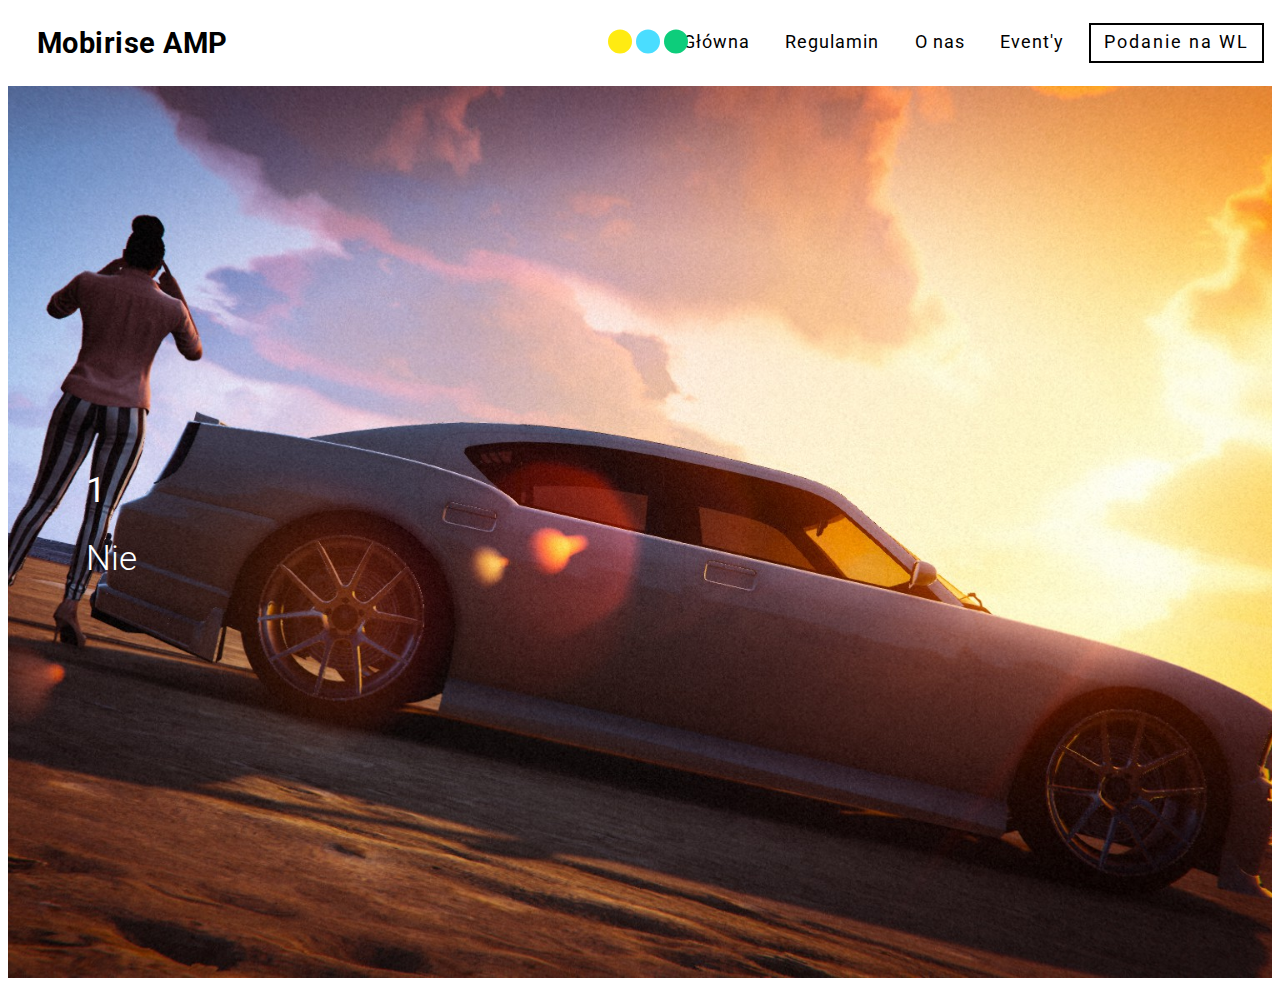
<file: html/page3.html>
<!DOCTYPE html>
<html amp >
<head>
  <!-- Site made with Mobirise Website Builder v5.0.16, https://mobirise.com -->
  <meta charset="UTF-8">
  <meta http-equiv="X-UA-Compatible" content="IE=edge">
  <meta name="generator" content="Mobirise v5.0.16, mobirise.com">
  <meta name="viewport" content="width=device-width, initial-scale=1, minimum-scale=1">
  <link rel="shortcut icon" href="assets/images/logo1.png" type="image/x-icon">
  <meta name="description" content="">
  <meta name="amp-script-src" content="">
  
  <title>Regulamin</title>
  
<link rel="canonical" href="page3.html">
 <style amp-boilerplate>body{-webkit-animation:-amp-start 8s steps(1,end) 0s 1 normal both;-moz-animation:-amp-start 8s steps(1,end) 0s 1 normal both;-ms-animation:-amp-start 8s steps(1,end) 0s 1 normal both;animation:-amp-start 8s steps(1,end) 0s 1 normal both}@-webkit-keyframes -amp-start{from{visibility:hidden}to{visibility:visible}}@-moz-keyframes -amp-start{from{visibility:hidden}to{visibility:visible}}@-ms-keyframes -amp-start{from{visibility:hidden}to{visibility:visible}}@-o-keyframes -amp-start{from{visibility:hidden}to{visibility:visible}}@keyframes -amp-start{from{visibility:hidden}to{visibility:visible}}</style>
<noscript><style amp-boilerplate>body{-webkit-animation:none;-moz-animation:none;-ms-animation:none;animation:none}</style></noscript>
<link href="https://fonts.googleapis.com/css?family=Roboto:100,100i,300,300i,400,400i,500,500i,700,700i,900,900i&subset=cyrillic&display=swap" rel="stylesheet">
 
 <style amp-custom> 
div,span,h1,h2,h3,h4,h5,h6,p,blockquote,a,ol,ul,li,figcaption,textarea,input{font: inherit;}*{-webkit-box-sizing: border-box;box-sizing: border-box;outline: none;}*:focus{outline: none;}body{position: relative;font-style: normal;line-height: 1;color: #3f485d;}section{background-color: #eeeeee;background-position: 50% 50%;background-repeat: no-repeat;background-size: cover;overflow: hidden;padding: 30px 0;}h1,h2,h3,h4,h5,h6{margin: 0;padding: 0;}p,li,blockquote{letter-spacing: 0.5px;line-height: 1.7;}ul,ol,blockquote,p{margin-bottom: 0;margin-top: 0;}a{cursor: pointer;}a,a:hover{text-decoration: none;}a.mbr-iconfont:hover{text-decoration: none;}h1,h2,h3,h4,h5,h6,.display-1,.display-2,.display-4,.display-5,.display-7{word-break: break-word;word-wrap: break-word;}b,strong{font-weight: bold;}blockquote{padding: 10px 0 10px 20px;position: relative;border-left: 3px solid;}input:-webkit-autofill,input:-webkit-autofill:hover,input:-webkit-autofill:focus,input:-webkit-autofill:active{-webkit-transition-delay: 9999s;transition-delay: 9999s;-webkit-transition-property: background-color,color;-o-transition-property: background-color,color;transition-property: background-color,color;}html,body{height: auto;min-height: 100vh;}.mbr-section-title{margin: 0;padding: 0;font-style: normal;line-height: 1.2;width: 100%;}.mbr-section-subtitle{line-height: 1.3;width: 100%;}.mbr-text{font-style: normal;line-height: 1.6;width: 100%;}.mbr-white{color: #ffffff;}.mbr-black{color: #000000;}.align-left{text-align: left;}.align-left .list-item{justify-content: flex-start;}.align-center{text-align: center;}.align-center .list-item{justify-content: center;}.align-right{text-align: right;}.align-right .list-item{justify-content: flex-end;}@media (max-width: 767px){.align-left,.align-center,.align-right{text-align: center;}.align-left .list-item,.align-center .list-item,.align-right .list-item{justify-content: center;}}.mbr-light{font-weight: 300;}.mbr-regular{font-weight: 400;}.mbr-semibold{font-weight: 500;}.mbr-bold{font-weight: 700;}.icons-list a{margin: 0 1rem 0 0;}.icons-list a:last-child{margin: 0;}.mbr-figure{align-self: center;}.hidden{visibility: hidden;}.super-hide{display: none;}.inactive{-webkit-user-select: none;-moz-user-select: none;-ms-user-select: none;user-select: none;pointer-events: none;-webkit-user-drag: none;user-drag: none;}.mbr-overlay{position: absolute;bottom: 0;left: 0;right: 0;top: 0;z-index: 0;}.map-placeholder{display: none;}.google-map,.google-map iframe{position: relative;width: 100%;height: 400px;}amp-img{width: 100%;}amp-img img{max-height: 100%;max-width: 100%;}img.mbr-temp{width: 100%;}.rounded{border-radius: 50%;}.is-builder .nodisplay + img[async],.is-builder .nodisplay + img[decoding="async"],.is-builder amp-img > a + img[async],.is-builder amp-img > a + img[decoding="async"]{display: none;}html:not(.is-builder) amp-img > a{position: absolute;top: 0;bottom: 0;left: 0;right: 0;z-index: 1;}.is-builder .temp-amp-sizer{position: absolute;}.is-builder amp-youtube .temp-amp-sizer,.is-builder amp-vimeo .temp-amp-sizer{position: static;}.mobirise-spinner{position: absolute;top: 50%;left: 40%;margin-left: 10%;-webkit-transform: translate3d(-50%,-50%,0);z-index: 4;}.mobirise-spinner em{width: 24px;height: 24px;background: #3ac;border-radius: 100%;display: inline-block;-webkit-animation: slide 1s infinite;}.mobirise-spinner em:nth-child(1){-webkit-animation-delay: 0.1s;}.mobirise-spinner em:nth-child(2){-webkit-animation-delay: 0.2s;}.mobirise-spinner em:nth-child(3){-webkit-animation-delay: 0.3s;}@-moz-keyframes slide{0%{-webkit-transform: scale(1);}50%{opacity: 0.3;-webkit-transform: scale(2);}100%{-webkit-transform: scale(1);}}@-webkit-keyframes slide{0%{-webkit-transform: scale(1);}50%{opacity: 0.3;-webkit-transform: scale(2);}100%{-webkit-transform: scale(1);}}@-o-keyframes slide{0%{-webkit-transform: scale(1);}50%{opacity: 0.3;-webkit-transform: scale(2);}100%{-webkit-transform: scale(1);}}@keyframes slide{0%{-webkit-transform: scale(1);}50%{opacity: 0.3;-webkit-transform: scale(2);}100%{-webkit-transform: scale(1);}}.mobirise-loader .amp-active > div{display: none;}.iconfont-wrapper{display: inline-block;}.mbr-flex{display: flex;}.flex-wrap{flex-wrap: wrap;}.mbr-jc-s{justify-content: flex-start;}.mbr-jc-c{justify-content: center;}.mbr-jc-e{justify-content: flex-end;}.mbr-row-reverse{flex-direction: row-reverse;}.mbr-column{flex-direction: column;}amp-img,img{height: 100%;width: 100%;}.hidden-slide{display: none;}.visible-slide{display: flex;}section,.container,.container-fluid{position: relative;word-wrap: break-word;}.mbr-fullscreen .mbr-overlay{min-height: 100vh;}.mbr-fullscreen{display: flex;align-items: center;height: 100vh;min-height: 100vh;padding: 3rem 0;}.container{padding: 0 1rem;width: 100%;margin-right: auto;margin-left: auto;}@media (max-width: 767px){.container{max-width: 540px;}} @media (min-width: 768px){.container{max-width: 720px;}} @media (min-width: 992px){.container{max-width: 960px;}} @media (min-width: 1200px){.container{max-width: 1140px;}}.container-fluid{width: 100%;padding: 0 1rem;}.btn{position: relative;font-weight: 400;margin: 0.4rem 0.5rem;border: 2px solid;font-style: normal;white-space: normal;transition: all 0.3s ease-in-out,box-shadow 2s ease-in-out,-webkit-box-shadow 2s ease-in-out;display: inline-flex;align-items: center;justify-content: center;word-break: break-word;line-height: 1;letter-spacing: 2px;}.btn-form{padding: 1rem 2rem;}.btn-form:hover{cursor: pointer;}.btn{padding: 1rem 2rem;border-radius: 0px;}.btn-sm{padding: 0.6rem 0.8rem;border-radius: 0px;}.btn-md{padding: 1rem 2rem;border-radius: 0px;}.btn-lg{padding: 1.2rem 3.2rem;border-radius: 0px;}form .btn,form .mbr-section-btn{margin: 0;}.note-popover .btn:after{display: none;}.mbr-section-btn{margin: 0 -0.25rem;font-size: 0;}nav .mbr-section-btn{margin-left: 0rem;margin-right: 0rem;}.btn .mbr-iconfont,.btn.btn-md .mbr-iconfont{cursor: pointer;margin: 0 0.8rem 0 0;}.btn-sm .mbr-iconfont{margin: 0 0.5rem 0 0;}[type="submit"]{-webkit-appearance: none;}section.menu{min-height: 70px;overflow: visible;padding: 0;}.menu-container{display: flex;-webkit-box-pack: justify;-ms-flex-pack: justify;justify-content: space-between;align-items: center;min-height: 70px;}@media (max-width: 991px){.menu-container{max-width: 100%;padding: 0.5rem 1rem;}} @media (max-width: 767px){.menu-container{padding: 0.5rem 1rem;}}.navbar{z-index: 100;width: 100%;position: absolute;}.navbar-fixed-top{position: fixed;top: 0;}.navbar-brand{display: flex;align-items: center;word-break: break-word;z-index: 1;}.navbar-logo{margin: 0 0.8rem 0 0;}@media (max-width: 767px){.navbar-logo amp-img{max-height: 35px;max-width: 35px;}}.navbar-caption-wrap{display: flex;}.navbar .navbar-collapse{display: flex;-ms-flex-preferred-size: auto;flex-basis: auto;align-items: center;justify-content: flex-end;}@media (max-width: 991px){.navbar .navbar-collapse{display: none;position: absolute;top: 0;right: 0;height: 100vh;overflow-y: auto;padding: 70px 2rem 1rem;z-index: 1;}}@media (max-width: 991px){.navbar.opened .navbar-collapse.show,.navbar.opened .navbar-collapse.collapsing{display: block;}.is-builder .navbar-collapse{position: fixed;}}.navbar-nav{list-style-type: none;display: flex;flex-wrap: wrap;padding-left: 0;min-width: 10rem;}@media (max-width: 991px){.navbar-nav{flex-direction: column;}} .navbar-nav .mbr-iconfont{margin: 0 0.2rem 0 0;}.nav-item{word-break: break-all;}.nav-link{display: flex;align-items: center;justify-content: center;}.nav-link,.navbar-caption{transition: all 0.2s;letter-spacing: 1px;}.nav-dropdown .dropdown-menu{min-width: 10rem;position: absolute;left: 0;padding: 1.25rem 0;}.nav-dropdown .dropdown-menu .dropdown-item{line-height: 2;display: flex;justify-content: center;align-items: center;padding: 0.25rem 1.5rem;white-space: nowrap;}.nav-dropdown .dropdown-menu .dropdown{position: relative;}.dropdown-menu .dropdown:hover > .dropdown-menu{opacity: 1;pointer-events: all;}.nav-dropdown .dropdown-submenu{top: 0;left: 100%;margin: 0;}.nav-item.dropdown{position: relative;}.nav-item.dropdown .dropdown-menu{opacity: 0;pointer-events: none;}.nav-item.dropdown:hover > .dropdown-menu{opacity: 1;pointer-events: all;}.link.dropdown-toggle:after{content: "";margin-left: 0.25rem;border-top: 0.35em solid;border-right: 0.35em solid transparent;border-left: 0.35em solid transparent;border-bottom: 0;}.navbar .dropdown.open > .dropdown-menu{display: block;}@media (max-width: 991px){.is-builder .nav-dropdown .dropdown-menu{position: relative;}.nav-dropdown .dropdown-submenu{left: 0;}.nav-dropdown .dropdown-menu .dropdown-item{padding: 0.25rem 1.5rem;margin: 0;justify-content: center;}.nav-dropdown .dropdown-menu .dropdown-item:after{right: auto;}.navbar.opened .dropdown-menu{top: 0;}.dropdown-toggle[data-toggle="dropdown-submenu"]:after{content: "";margin-left: 0.25rem;border-top: 0.35em solid;border-right: 0.35em solid transparent;border-left: 0.35em solid transparent;border-bottom: 0;top: 55%;}}.navbar-buttons{display: flex;flex-wrap: wrap;align-items: center;justify-content: center;}@media (max-width: 991px){.navbar-buttons{flex-direction: column;}}.menu-social-list{display: flex;align-items: center;justify-content: center;flex-wrap: wrap;}.menu-social-list a{margin: 0 0.5rem;}.menu-social-list a span{font-size: 1.5rem;}button.navbar-toggler{position: absolute;right: 20px;top: 25px;width: 31px;height: 20px;cursor: pointer;transition: all .2s;-ms-flex-item-align: center;-ms-grid-row-align: center;align-self: center;}.hamburger span{position: absolute;right: 0;width: 30px;height: 2px;border-right: 5px;}.hamburger span:nth-child(1){top: 0;transition: all .2s;}.hamburger span:nth-child(2){top: 8px;transition: all .15s;}.hamburger span:nth-child(3){top: 8px;transition: all .15s;}.hamburger span:nth-child(4){top: 16px;transition: all .2s;}nav.opened .navbar-toggler:not(.hide) .hamburger span:nth-child(4),nav.opened .navbar-toggler:not(.hide) .hamburger span:nth-child(1){top: 8px;width: 0;opacity: 0;right: 50%;transition: all .2s;}nav.opened .navbar-toggler:not(.hide) .hamburger span:nth-child(2){transform: rotate(-45deg);transition: all .25s;}nav.opened .navbar-toggler:not(.hide) .hamburger span:nth-child(3){transform: rotate(45deg);transition: all .25s;}.ampstart-btn.hamburger{position: absolute;top: 25px;right: 20px;margin-left: auto;height: 20px;width: 30px;background: none;border: none;cursor: pointer;z-index: 1000;}@media (min-width: 992px){.ampstart-btn,amp-sidebar{display: none;}.dropdown-menu .dropdown-toggle:after{content: "";border-bottom: 0.35em solid transparent;border-left: 0.35em solid;border-right: 0;border-top: 0.35em solid transparent;margin-left: 0.3rem;margin-top: -0.3077em;position: absolute;right: 1.1538em;top: 50%;}}.close-sidebar{width: 30px;height: 30px;position: relative;cursor: pointer;background-color: transparent;border: none;}.close-sidebar span{position: absolute;left: 0;width: 30px;height: 2px;border-right: 5px;top: 14px;}.close-sidebar span:nth-child(1){transform: rotate(-45deg);}.close-sidebar span:nth-child(2){transform: rotate(45deg);}.builder-sidebar{position: relative;height: 100vh;overflow-y: auto;min-width: 10rem;z-index: 1030;padding: 1rem 2rem;max-width: 20rem;}.builder-sidebar .dropdown:hover > .dropdown-menu{position: relative;text-align: center;}section.sidebar-open:before{content: '';position: fixed;top: 0;bottom: 0;right: 0;left: 0;background-color: rgba(0,0,0,0.2);z-index: 1040;}.is-builder section.horizontal-menu .ampstart-btn{display: none;}.is-builder section.horizontal-menu .dropdown-menu{z-index: auto;opacity: 1;pointer-events: auto;}.is-builder .menu{overflow: visible;}#sidebar{background-color: transparent;}.card-title{margin: 0;}.card{position: relative;background-color: transparent;border: none;border-radius: 0;width: 100%;padding: 0 1rem;}@media (max-width: 767px){.card:not(.last-child){padding-bottom: 30px;}} .card .card-img{width: auto;border-radius: 0;}.card .card-wrapper{height: 100%;}@media (max-width: 767px){.card .card-wrapper{flex-direction: column;}} .card img{height: 100%;-o-object-fit: cover;object-fit: cover;-o-object-position: center;object-position: center;}.card-inner,.items-list{display: flex;flex-direction: column;}.items-list{list-style-type: none;padding: 0;}.items-list .list-item{padding: 1rem 2rem;}.card-head{padding: 1.5rem 2rem;}.card-price-wrap{padding: 1rem 2rem;}.card-button{padding: 1rem;margin: 0;}.timeline-wrap{position: relative;}.timeline-wrap .iconBackground{position: absolute;left: 50%;width: 20px;height: 20px;line-height: 30px;text-align: center;border-radius: 50%;font-size: 30px;display: inline-block;background-color: #000000;top: 20px;margin: 0 0 0 -10px;}@media (max-width: 767px){.timeline-wrap .iconBackground{left: 0;}}.separline{position: relative;}@media (max-width: 767px){.separline:not(.last-child){padding-bottom: 2rem;}} .separline:before{position: absolute;content: "";width: 2px;background-color: #000000;left: calc(50% - 1px);height: calc(100% - 20px);top: 40px;}@media (max-width: 767px){.separline:before{left: 0;}}.gallery-img-wrap{position: relative;height: 100%;}.gallery-img-wrap:hover{cursor: pointer;}.gallery-img-wrap:hover .icon-wrap,.gallery-img-wrap:hover .caption-on-hover{opacity: 1;}.gallery-img-wrap:hover:after{opacity: .5;}.gallery-img-wrap amp-img{height: 100%;}.gallery-img-wrap:after{content: "";position: absolute;top: 0;bottom: 0;left: 0;right: 0;background: #000;opacity: 0;transition: opacity 0.2s;pointer-events: none;}.gallery-img-wrap .icon-wrap,.gallery-img-wrap .img-caption{z-index: 3;pointer-events: none;position: absolute;}.gallery-img-wrap .icon-wrap,.gallery-img-wrap .caption-on-hover{opacity: 0;transition: opacity 0.2s;}.gallery-img-wrap .icon-wrap{left: 50%;top: 50%;transform: translate(-50%,-50%);background-color: #fff;padding: .5rem;border-radius: 50%;}.gallery-img-wrap .amp-iconfont{color: #000;font-size: 1rem;width: 1rem;display: block;}.gallery-img-wrap .img-caption{left: 0;right: 0;}.gallery-img-wrap .img-caption.caption-top{top: 0;}.gallery-img-wrap .img-caption.caption-bottom{bottom: 0;}.gallery-img-wrap .img-caption:not(.caption-on-hover):after{content: "";position: absolute;top: 0;left: 0;right: 0;height: 100%;transition: opacity 0.2s;z-index: -1;pointer-events: none;}@media (max-width: 767px){.gallery-img-wrap:after,.gallery-img-wrap:hover:after,.gallery-img-wrap .icon-wrap{display: none;}.gallery-img-wrap .caption-on-hover{opacity: 1;}}.is-builder .gallery-img-wrap .icon-wrap,.is-builder .gallery-img-wrap .img-caption > *{pointer-events: all;}.amp-carousel-button,.dots-wrapper .dots span{transition: all 0.4s;cursor: pointer;outline: none;}.amp-carousel-button{width: 50px;height: 50px;border-radius: 50%;}.dots-wrapper .dots{display: inline-block;margin: 4px 8px;}.dots-wrapper .dots span{display: block;border-radius: 12px;height: 24px;width: 24px;background-color: #ffffff;border: 10px solid #cccccc;opacity: 0.5;}.dots-wrapper .dots span.current{width: 40px;}.dots-wrapper .dots span:hover,.dots-wrapper .dots span.current{opacity: 1;}.amp-carousel-button-next:after{right: 1rem;}.amp-carousel-button-prev:after{left: 1rem;}button.btn-img{cursor: pointer;}.is-builder .preview button.btn-img{opacity: 0.5;position: relative;pointer-events: none;}amp-image-lightbox,.lightbox{background: rgba(0,0,0,0.8);display: flex;flex-wrap: wrap;align-items: center;justify-content: center;width: 100%;height: 100%;overflow: auto;}amp-image-lightbox a.control,.lightbox a.control{position: absolute;cursor: default;top: 0;right: 0;}amp-image-lightbox .close,.lightbox .close{background: none;border: none;position: absolute;top: 16px;right: 16px;height: 32px;width: 32px;cursor: pointer;z-index: 1000;}amp-image-lightbox .close:before,amp-image-lightbox .close:after,.lightbox .close:before,.lightbox .close:after{position: absolute;top: 0;right: 16px;content: ' ';height: 32px;width: 2px;background-color: #fff;}amp-image-lightbox .close:before,.lightbox .close:before{transform: rotate(45deg);}amp-image-lightbox .close:after,.lightbox .close:after{transform: rotate(-45deg);}amp-image-lightbox .video-block,.lightbox .video-block{width: 100%;}div[submit-success] > *,div[submit-error] > *{padding: 15px;margin-bottom: 1rem;}.form-block{z-index: 1;background-color: transparent;padding: 30px;position: relative;overflow: hidden;}.form-block .mbr-overlay{z-index: -1;}@media (max-width: 991px){.form-block{padding: 15px;}}form input,form textarea,form select{padding: 15px 0.5rem;line-height: 1.45;width: 100%;background: #ffffff;border-width: 1px;border-style: solid;border-color: #767676;border-radius: 0;color: #000000;}form input[type="checkbox"],form input[type="radio"]{border: none;background: none;width: auto;}form .field{padding-bottom: 0.5rem;padding-top: 0.5rem;}form textarea.field-input{height: 200px;}form .fieldset{display: flex;justify-content: center;flex-wrap: wrap;align-items: center;}textarea[type="hidden"]{display: none;}.form-check{margin-bottom: 0;}.form-check-label{padding-left: 0;}.form-check-input{position: relative;margin: 4px;}.form-check-inline{display: inline-flex;align-items: center;padding-left: 0;margin-right: .75rem;}.mbr-row,.mbr-form-row{display: -webkit-box;display: -ms-flexbox;display: flex;-ms-flex-wrap: wrap;flex-wrap: wrap;margin-left: -1rem;margin-right: -1rem;}.mbr-form-row{margin-left: -0.5rem;margin-right: -0.5rem;}.mbr-form-row > [class*="mbr-col"]{padding-left: 0.5rem;padding-right: 0.5rem;}@media (max-width: 767px){.mbr-col,.mbr-col-auto{padding-right: 1rem;padding-left: 1rem;}.mbr-col-sm-12{-ms-flex: 0 0 100%;-webkit-box-flex: 0;flex: 0 0 100%;max-width: 100%;padding-right: 1rem;padding-left: 1rem;}}@media (min-width: 768px){.mbr-col,.mbr-col-auto{padding-right: 1rem;padding-left: 1rem;}.mbr-col-md-2{-ms-flex: 0 0 16.6666666667%;-webkit-box-flex: 0;flex: 0 0 16.6666666667%;max-width: 16.6666666667%;padding-right: 1rem;padding-left: 1rem;}.mbr-col-md-3{-ms-flex: 0 0 25%;-webkit-box-flex: 0;flex: 0 0 25%;max-width: 25%;padding-right: 1rem;padding-left: 1rem;}.mbr-col-md-4{-ms-flex: 0 0 33.3333333333%;-webkit-box-flex: 0;flex: 0 0 33.3333333333%;max-width: 33.3333333333%;padding-right: 1rem;padding-left: 1rem;}.mbr-col-md-5{-ms-flex: 0 0 41.6666666667%;-webkit-box-flex: 0;flex: 0 0 41.6666666667%;max-width: 41.6666666667%;padding-right: 1rem;padding-left: 1rem;}.mbr-col-md-6{-ms-flex: 0 0 50%;-webkit-box-flex: 0;flex: 0 0 50%;max-width: 50%;padding-right: 1rem;padding-left: 1rem;}.mbr-col-md-7{-ms-flex: 0 0 58.3333333333%;-webkit-box-flex: 0;flex: 0 0 58.3333333333%;max-width: 58.3333333333%;padding-right: 1rem;padding-left: 1rem;}.mbr-col-md-8{-ms-flex: 0 0 66.6666666667%;-webkit-box-flex: 0;flex: 0 0 66.6666666667%;max-width: 66.6666666667%;padding-right: 1rem;padding-left: 1rem;}.mbr-col-md-10{-ms-flex: 0 0 83.3333333333%;-webkit-box-flex: 0;flex: 0 0 83.3333333333%;max-width: 83.3333333333%;padding-right: 1rem;padding-left: 1rem;}.mbr-col-md-12{-ms-flex: 0 0 100%;-webkit-box-flex: 0;flex: 0 0 100%;max-width: 100%;padding-right: 1rem;padding-left: 1rem;}}.mbr-col{-ms-flex: 1 1 auto;-webkit-box-flex: 1;flex: 1 1 auto;max-width: 100%;}.mbr-col-auto{-ms-flex: 0 0 auto;flex: 0 0 auto;width: auto;}@media (min-width: 992px){.mbr-col,.mbr-col-auto{padding-right: 1rem;padding-left: 1rem;}.mbr-col-lg-2{-ms-flex: 0 0 16.6666666667%;-webkit-box-flex: 0;flex: 0 0 16.6666666667%;max-width: 16.6666666667%;padding-right: 1rem;padding-left: 1rem;}.mbr-col-lg-3{-ms-flex: 0 0 25%;-webkit-box-flex: 0;flex: 0 0 25%;max-width: 25%;padding-right: 1rem;padding-left: 1rem;}.mbr-col-lg-4{-ms-flex: 0 0 33.3333333333%;-webkit-box-flex: 0;flex: 0 0 33.3333333333%;max-width: 33.3333333333%;padding-right: 1rem;padding-left: 1rem;}.mbr-col-lg-5{-ms-flex: 0 0 41.6666666667%;-webkit-box-flex: 0;flex: 0 0 41.6666666667%;max-width: 41.6666666667%;padding-right: 1rem;padding-left: 1rem;}.mbr-col-lg-6{-ms-flex: 0 0 50%;-webkit-box-flex: 0;flex: 0 0 50%;max-width: 50%;padding-right: 1rem;padding-left: 1rem;}.mbr-col-lg-7{-ms-flex: 0 0 58.3333333333%;-webkit-box-flex: 0;flex: 0 0 58.3333333333%;max-width: 58.3333333333%;padding-right: 1rem;padding-left: 1rem;}.mbr-col-lg-8{-ms-flex: 0 0 66.6666666667%;-webkit-box-flex: 0;flex: 0 0 66.6666666667%;max-width: 66.6666666667%;padding-right: 1rem;padding-left: 1rem;}.mbr-col-lg-9{-ms-flex: 0 0 75%;-webkit-box-flex: 0;flex: 0 0 75%;max-width: 75%;padding-right: 1rem;padding-left: 1rem;}.mbr-col-lg-10{-ms-flex: 0 0 83.3333333333%;-webkit-box-flex: 0;flex: 0 0 83.3333333333%;max-width: 83.3333333333%;padding-right: 1rem;padding-left: 1rem;}.mbr-col-lg-12{-ms-flex: 0 0 100%;-webkit-box-flex: 0;flex: 0 0 100%;max-width: 100%;padding-right: 1rem;padding-left: 1rem;}}@media (min-width: 992px){.lg-pb{padding-bottom: 3rem;}}@media (max-width: 991px){.md-pb{padding-bottom: 3rem;}}.mbr-pt-1,.mbr-py-1{padding-top: 10px;}.mbr-pb-1,.mbr-py-1{padding-bottom: 10px;}.mbr-px-1{padding-left: 10px;padding-right: 10px;}.mbr-p-1{padding: 10px;}.mbr-pt-2,.mbr-py-2{padding-top: 1rem;}.mbr-pb-2,.mbr-py-2{padding-bottom: 1rem;}.mbr-px-2{padding-left: 1rem;padding-right: 1rem;}.mbr-p-2{padding: 1rem;}.mbr-pt-3,.mbr-py-3{padding-top: 25px;}.mbr-pb-3,.mbr-py-3{padding-bottom: 25px;}.mbr-px-3{padding-left: 25px;padding-right: 25px;}.mbr-p-3{padding: 25px;}.mbr-pt-4,.mbr-py-4{padding-top: 2rem;}.mbr-pb-4,.mbr-py-4{padding-bottom: 2rem;}.mbr-px-4{padding-left: 2rem;padding-right: 2rem;}.mbr-p-4{padding: 2rem;}.mbr-pt-5,.mbr-py-5{padding-top: 3rem;}.mbr-pb-5,.mbr-py-5{padding-bottom: 3rem;}.mbr-px-5{padding-left: 3rem;padding-right: 3rem;}.mbr-p-5{padding: 3rem;}@media (max-width: 991px){.mbr-py-4,.mbr-py-5{padding-top: 1rem;padding-bottom: 1rem;}.mbr-px-4,.mbr-px-5{padding-left: 1rem;padding-right: 1rem;}.mbr-p-3,.mbr-p-4,.mbr-p-5{padding: 1rem;}}.mbr-ml-auto{margin-left: auto;}.mbr-mr-auto{margin-right: auto;}.mbr-m-auto{margin: auto;}#scrollToTopMarker{position: absolute;width: 0px;height: 0px;top: 300px;}#scrollToTopButton{position: fixed;bottom: 25px;right: 25px;opacity: .4;z-index: 5000;font-size: 32px;height: 60px;width: 60px;border: none;border-radius: 3px;cursor: pointer;}#scrollToTopButton:focus{outline: none;}#scrollToTopButton a:before{content: '';position: absolute;height: 40%;top: 36%;width: 2px;left: calc(50% - 1px);}#scrollToTopButton a:after{content: '';position: absolute;border-top: 2px solid;border-right: 2px solid;width: 40%;height: 40%;left: calc(30% - 1px);bottom: 30%;transform: rotate(-45deg);}.is-builder #scrollToTopButton a:after{left: 30%;}a{font-style: normal;font-weight: 400;}@media (max-width: 767px){.mbr-section-btn,.mbr-section-title{text-align: center;}}
body{font-family: Roboto;}blockquote{border-color: #ffeb12;}div[submit-success] > *{background: #0dcd7b;color: #000000;}div[submit-error] > *{background: #a0a0a0;color: #ffffff;}.display-1{font-family: 'Roboto',sans-serif;font-size: 4.5rem;}.display-2{font-family: 'Roboto',sans-serif;font-size: 2.2rem;}.display-4{font-family: 'Roboto',sans-serif;font-size: 0.9rem;}.display-5{font-family: 'Roboto',sans-serif;font-size: 1.8rem;}.display-7{font-family: 'Roboto',sans-serif;font-size: 1.1rem;}.display-1 .mbr-iconfont-btn{font-size: 4.5rem;width: 4.5rem;}.display-2 .mbr-iconfont-btn{font-size: 2.2rem;width: 2.2rem;}.display-4 .mbr-iconfont-btn{font-size: 0.9rem;width: 0.9rem;}.display-5 .mbr-iconfont-btn{font-size: 1.8rem;width: 1.8rem;}.display-7 .mbr-iconfont-btn{font-size: 1.1rem;width: 1.1rem;}@media (max-width: 768px){.display-1{font-size: 3.6rem;font-size: calc( 2.225rem + (4.5 - 2.225) * ((100vw - 20rem) / (48 - 20)));line-height: calc( 1.4 * (2.225rem + (4.5 - 2.225) * ((100vw - 20rem) / (48 - 20))));}.display-2{font-size: 1.76rem;font-size: calc( 1.42rem + (2.2 - 1.42) * ((100vw - 20rem) / (48 - 20)));line-height: calc( 1.4 * (1.42rem + (2.2 - 1.42) * ((100vw - 20rem) / (48 - 20))));}.display-4{font-size: 0.72rem;font-size: calc( 0.965rem + (0.9 - 0.965) * ((100vw - 20rem) / (48 - 20)));line-height: calc( 1.4 * (0.965rem + (0.9 - 0.965) * ((100vw - 20rem) / (48 - 20))));}.display-5{font-size: 1.44rem;font-size: calc( 1.28rem + (1.8 - 1.28) * ((100vw - 20rem) / (48 - 20)));line-height: calc( 1.4 * (1.28rem + (1.8 - 1.28) * ((100vw - 20rem) / (48 - 20))));}}.bg-primary{background-color: #ffeb12;}.bg-success{background-color: #0dcd7b;}.bg-info{background-color: #8282e7;}.bg-warning{background-color: #767676;}.bg-danger{background-color: #a0a0a0;}.btn-primary,.btn-primary:active,.btn-primary.active{background-color: #ffeb12;border-color: #ffeb12;color: #121000;}.btn-primary:hover,.btn-primary:focus,.btn-primary.focus{color: #121000;background-color: #c4b400;border-color: #c4b400;}.btn-primary.disabled,.btn-primary:disabled{color: #121000;background-color: #c4b400;border-color: #c4b400;}.btn-secondary,.btn-secondary:active,.btn-secondary.active{background-color: #4addff;border-color: #4addff;color: #003c4a;}.btn-secondary:hover,.btn-secondary:focus,.btn-secondary.focus{color: #003c4a;background-color: #00cdfd;border-color: #00cdfd;}.btn-secondary.disabled,.btn-secondary:disabled{color: #003c4a;background-color: #00cdfd;border-color: #00cdfd;}.btn-info,.btn-info:active,.btn-info.active{background-color: #8282e7;border-color: #8282e7;color: #ffffff;}.btn-info:hover,.btn-info:focus,.btn-info.focus{color: #ffffff;background-color: #4242db;border-color: #4242db;}.btn-info.disabled,.btn-info:disabled{color: #ffffff;background-color: #4242db;border-color: #4242db;}.btn-success,.btn-success:active,.btn-success.active{background-color: #0dcd7b;border-color: #0dcd7b;color: #ffffff;}.btn-success:hover,.btn-success:focus,.btn-success.focus{color: #ffffff;background-color: #088550;border-color: #088550;}.btn-success.disabled,.btn-success:disabled{color: #ffffff;background-color: #088550;border-color: #088550;}.btn-warning,.btn-warning:active,.btn-warning.active{background-color: #767676;border-color: #767676;color: #ffffff;}.btn-warning:hover,.btn-warning:focus,.btn-warning.focus{color: #ffffff;background-color: #505050;border-color: #505050;}.btn-warning.disabled,.btn-warning:disabled{color: #ffffff;background-color: #505050;border-color: #505050;}.btn-danger,.btn-danger:active,.btn-danger.active{background-color: #a0a0a0;border-color: #a0a0a0;color: #ffffff;}.btn-danger:hover,.btn-danger:focus,.btn-danger.focus{color: #ffffff;background-color: #7a7a7a;border-color: #7a7a7a;}.btn-danger.disabled,.btn-danger:disabled{color: #ffffff;background-color: #7a7a7a;border-color: #7a7a7a;}.btn-black,.btn-black:active,.btn-black.active{background-color: #333333;border-color: #333333;color: #ffffff;}.btn-black:hover,.btn-black:focus,.btn-black.focus{color: #ffffff;background-color: #0d0d0d;border-color: #0d0d0d;}.btn-black.disabled,.btn-black:disabled{color: #ffffff;background-color: #0d0d0d;border-color: #0d0d0d;}.btn-white,.btn-white:active,.btn-white.active{background-color: #ffffff;border-color: #ffffff;color: #808080;}.btn-white:hover,.btn-white:focus,.btn-white.focus{color: #808080;background-color: #d9d9d9;border-color: #d9d9d9;}.btn-white.disabled,.btn-white:disabled{color: #808080;background-color: #d9d9d9;border-color: #d9d9d9;}.btn-white,.btn-white:active,.btn-white.active{color: #333333;}.btn-white:hover,.btn-white:focus,.btn-white.focus{color: #333333;}.btn-white.disabled,.btn-white:disabled{color: #333333;}.btn-primary-outline,.btn-primary-outline:active,.btn-primary-outline.active{background: none;border-color: #ab9d00;color: #ab9d00;}.btn-primary-outline:hover,.btn-primary-outline:focus,.btn-primary-outline.focus{color: #121000;background-color: #ffeb12;border-color: #ffeb12;}.btn-primary-outline.disabled,.btn-primary-outline:disabled{color: #121000;background-color: #ffeb12;border-color: #ffeb12;}.btn-secondary-outline,.btn-secondary-outline:active,.btn-secondary-outline.active{background: none;border-color: #00b8e3;color: #00b8e3;}.btn-secondary-outline:hover,.btn-secondary-outline:focus,.btn-secondary-outline.focus{color: #003c4a;background-color: #4addff;border-color: #4addff;}.btn-secondary-outline.disabled,.btn-secondary-outline:disabled{color: #003c4a;background-color: #4addff;border-color: #4addff;}.btn-info-outline,.btn-info-outline:active,.btn-info-outline.active{background: none;border-color: #2c2cd7;color: #2c2cd7;}.btn-info-outline:hover,.btn-info-outline:focus,.btn-info-outline.focus{color: #ffffff;background-color: #8282e7;border-color: #8282e7;}.btn-info-outline.disabled,.btn-info-outline:disabled{color: #ffffff;background-color: #8282e7;border-color: #8282e7;}.btn-success-outline,.btn-success-outline:active,.btn-success-outline.active{background: none;border-color: #076d41;color: #076d41;}.btn-success-outline:hover,.btn-success-outline:focus,.btn-success-outline.focus{color: #ffffff;background-color: #0dcd7b;border-color: #0dcd7b;}.btn-success-outline.disabled,.btn-success-outline:disabled{color: #ffffff;background-color: #0dcd7b;border-color: #0dcd7b;}.btn-warning-outline,.btn-warning-outline:active,.btn-warning-outline.active{background: none;border-color: #434343;color: #434343;}.btn-warning-outline:hover,.btn-warning-outline:focus,.btn-warning-outline.focus{color: #ffffff;background-color: #767676;border-color: #767676;}.btn-warning-outline.disabled,.btn-warning-outline:disabled{color: #ffffff;background-color: #767676;border-color: #767676;}.btn-danger-outline,.btn-danger-outline:active,.btn-danger-outline.active{background: none;border-color: #6d6d6d;color: #6d6d6d;}.btn-danger-outline:hover,.btn-danger-outline:focus,.btn-danger-outline.focus{color: #ffffff;background-color: #a0a0a0;border-color: #a0a0a0;}.btn-danger-outline.disabled,.btn-danger-outline:disabled{color: #ffffff;background-color: #a0a0a0;border-color: #a0a0a0;}.btn-black-outline,.btn-black-outline:active,.btn-black-outline.active{background: none;border-color: #000000;color: #000000;}.btn-black-outline:hover,.btn-black-outline:focus,.btn-black-outline.focus{color: #ffffff;background-color: #333333;border-color: #333333;}.btn-black-outline.disabled,.btn-black-outline:disabled{color: #ffffff;background-color: #333333;border-color: #333333;}.btn-white-outline,.btn-white-outline:active,.btn-white-outline.active{background: none;border-color: #ffffff;color: #ffffff;}.btn-white-outline:hover,.btn-white-outline:focus,.btn-white-outline.focus{color: #333333;background-color: #ffffff;border-color: #ffffff;}.text-primary{color: #ffeb12;}.text-secondary{color: #4addff;}.text-success{color: #0dcd7b;}.text-info{color: #8282e7;}.text-warning{color: #767676;}.text-danger{color: #a0a0a0;}.text-white{color: #ffffff;}.text-black{color: #000000;}a.text-primary:hover,a.text-primary:focus{color: #ab9d00;}a.text-secondary:hover,a.text-secondary:focus{color: #00b8e3;}a.text-success:hover,a.text-success:focus{color: #076d41;}a.text-info:hover,a.text-info:focus{color: #2c2cd7;}a.text-warning:hover,a.text-warning:focus{color: #434343;}a.text-danger:hover,a.text-danger:focus{color: #6d6d6d;}a.text-white:hover,a.text-white:focus{color: #b3b3b3;}a.text-black:hover,a.text-black:focus{color: #4d4d4d;}.alert-success{background-color: #0dcd7b;}.alert-info{background-color: #8282e7;}.alert-warning{background-color: #767676;}.alert-danger{background-color: #a0a0a0;}a,a:hover{color: #ffeb12;}.mbr-plan-header.bg-primary .mbr-plan-subtitle,.mbr-plan-header.bg-primary .mbr-plan-price-desc{color: #fffcde;}.mbr-plan-header.bg-success .mbr-plan-subtitle,.mbr-plan-header.bg-success .mbr-plan-price-desc{color: #acfad9;}.mbr-plan-header.bg-info .mbr-plan-subtitle,.mbr-plan-header.bg-info .mbr-plan-price-desc{color: #ffffff;}.mbr-plan-header.bg-warning .mbr-plan-subtitle,.mbr-plan-header.bg-warning .mbr-plan-price-desc{color: #b6b6b6;}.mbr-plan-header.bg-danger .mbr-plan-subtitle,.mbr-plan-header.bg-danger .mbr-plan-price-desc{color: #e0e0e0;}.mobirise-spinner em:nth-child(1){background: #ffeb12;}.mobirise-spinner em:nth-child(2){background: #4addff;}.mobirise-spinner em:nth-child(3){background: #0dcd7b;}#scrollToTopMarker{display: none;}#scrollToTopButton{background-color: #4ea2e3;}#scrollToTopButton a:before{background: #ffffff;}#scrollToTopButton a:after{border-top-color: #ffffff;border-right-color: #ffffff;}.cid-s7lEGZhoEI{min-height: 80px;}.cid-s7lEGZhoEI .brand-name{color: #000000;margin: 0;}.cid-s7lEGZhoEI .hamburger span,.cid-s7lEGZhoEI .close-sidebar span{background: #4ea2e3;}.cid-s7lEGZhoEI .nav-dropdown .dropdown-menu .dropdown-item{font-weight: 400;width: 100%;text-align: inherit;}.cid-s7lEGZhoEI .navbar{min-height: 80px;background: #ffffff;}@media (max-width: 991px){.cid-s7lEGZhoEI .navbar .navbar-brand{flex-shrink: initial;}}.cid-s7lEGZhoEI .navbar-brand{flex-shrink: 0;margin-right: 0;padding: 0;}@media (min-width: 992px){.cid-s7lEGZhoEI .navbar-expand-lg .navbar-nav .nav-link{padding: 0;}.cid-s7lEGZhoEI .navbar-nav .nav-link{margin: .667em 1em;}}.cid-s7lEGZhoEI .navbar-dropdown{padding: .5rem 0;}.cid-s7lEGZhoEI .builder-sidebar,.cid-s7lEGZhoEI .collapse,.cid-s7lEGZhoEI .navbar.navbar-expand-lg .dropdown .dropdown-menu{background-color: #ffffff;}@media (max-width: 991px){.cid-s7lEGZhoEI .navbar-nav a{padding: 0.5rem 0;margin: 0 0 10px;}}.cid-s7lEGZhoEI .close-sidebar:focus{outline: 2px auto #ffeb12;}.cid-s7lEGZhoEI amp-img{height: 45px;width: 45px;}.cid-s7lEGZhoEI amp-img img{object-fit: contain;}.cid-s7lOyEIaGq{background-image: url("assets/images/steamworkshop-webupload-previewfile-425705716-preview.jpg");}.cid-s7lOyEIaGq .mbr-section-title{color: #ffffff;}.cid-s7lOyEIaGq .mbr-section-subtitle,.cid-s7lOyEIaGq .mbr-section-btn{color: #ffffff;}
.engine{position: absolute;text-indent: -2400px;text-align: center;padding: 0;top: 0;left: -2400px;}[class*="-iconfont"]{display: inline-flex;}</style>
 
  <script async  src="https://cdn.ampproject.org/v0.js"></script>
  <script async custom-element="amp-analytics" src="https://cdn.ampproject.org/v0/amp-analytics-0.1.js"></script>
  <script async custom-element="amp-sidebar" src="https://cdn.ampproject.org/v0/amp-sidebar-0.1.js"></script>
  
  
  
</head>
<body><amp-sidebar id="sidebar" class="cid-s7lEGZhoEI" layout="nodisplay" side="right">
        <div class="builder-sidebar" id="builder-sidebar">
            <button on="tap:sidebar.close" class="close-sidebar">
                <span></span>
                <span></span>
            </button>
        
            
            <ul class="navbar-nav nav-dropdown" data-app-modern-menu="true"><li class="nav-item"><a class="nav-link link text-black display-7" href="index.html">Główna</a></li><li class="nav-item"><a class="nav-link link text-black display-7" href="page3.html">Regulamin</a></li>
                <li class="nav-item">
                    <a class="nav-link link text-black display-7" href="about.html">
                        O nas</a>
                </li><li class="nav-item">
                    <a class="nav-link link text-black display-7" href="https://mobiri.se">Event'y</a>
                </li></ul>
            
            <div class="navbar-buttons mbr-section-btn align-center"><a class="btn btn-sm btn-black-outline display-7" href="podania_wl.html">Podanie na WL</a></div>
      </div>
    </amp-sidebar>
  
  <section class="menu horizontal-menu cid-s7lEGZhoEI" id="menu2-a">

    
    

    <nav class="navbar navbar-dropdown navbar-expand-lg navbar-fixed-top">
       <div class="menu-container container-fluid"> 
      <div class="navbar-brand">
          <span class="navbar-logo">
              <amp-img src="assets/images/logo1.png" layout="responsive" width="45.71808510638298" height="45" alt="Mobirise" class="mobirise-loader">
                  <div placeholder="" class="placeholder">
                                <div class="mobirise-spinner">
                                    <em></em>
                                    <em></em>
                                    <em></em>
                                </div></div>
                  
              </amp-img>
          </span>
          <p class="brand-name mbr-fonts-style mbr-bold display-5">Mobirise AMP</p>
      </div>
      <div class="collapse navbar-collapse" id="navbarSupportedContent">
            
            <ul class="navbar-nav nav-dropdown" data-app-modern-menu="true"><li class="nav-item"><a class="nav-link link text-black display-7" href="index.html">Główna</a></li><li class="nav-item"><a class="nav-link link text-black display-7" href="page3.html">Regulamin</a></li>
                <li class="nav-item">
                    <a class="nav-link link text-black display-7" href="about.html">
                        O nas</a>
                </li><li class="nav-item">
                    <a class="nav-link link text-black display-7" href="https://mobiri.se">Event'y</a>
                </li></ul>
            
            <div class="navbar-buttons mbr-section-btn align-center"><a class="btn btn-sm btn-black-outline display-7" href="podania_wl.html">Podanie na WL</a></div>
      </div>
      
      <button on="tap:sidebar.toggle" class="ampstart-btn hamburger sticky-but">
        <span></span>
        <span></span>
        <span></span>
        <span></span>
    </button>
        </div>
    </nav>

  <!-- AMP plug -->
    

</section>

<section class="engine"><a href="https://mobirise.info/e">make your own website for free</a></section><section class="header4 cid-s7lOyEIaGq mbr-fullscreen" id="header4-e">

    

    <div class="container">
        <h1 class="mbr-fonts-style mbr-section-title align-left mbr-black mbr-bold mbr-pt-1 mbr-pb-3 display-2"><span style="font-weight: normal;">1</span></h1>
        <h2 class="mbr-fonts-style mbr-section-subtitle align-left mbr-black mbr-light mbr-pb-2 display-2">
            Nie</h2>
        
    </div>
</section>


  
  
  
</body>
</html>
</file>
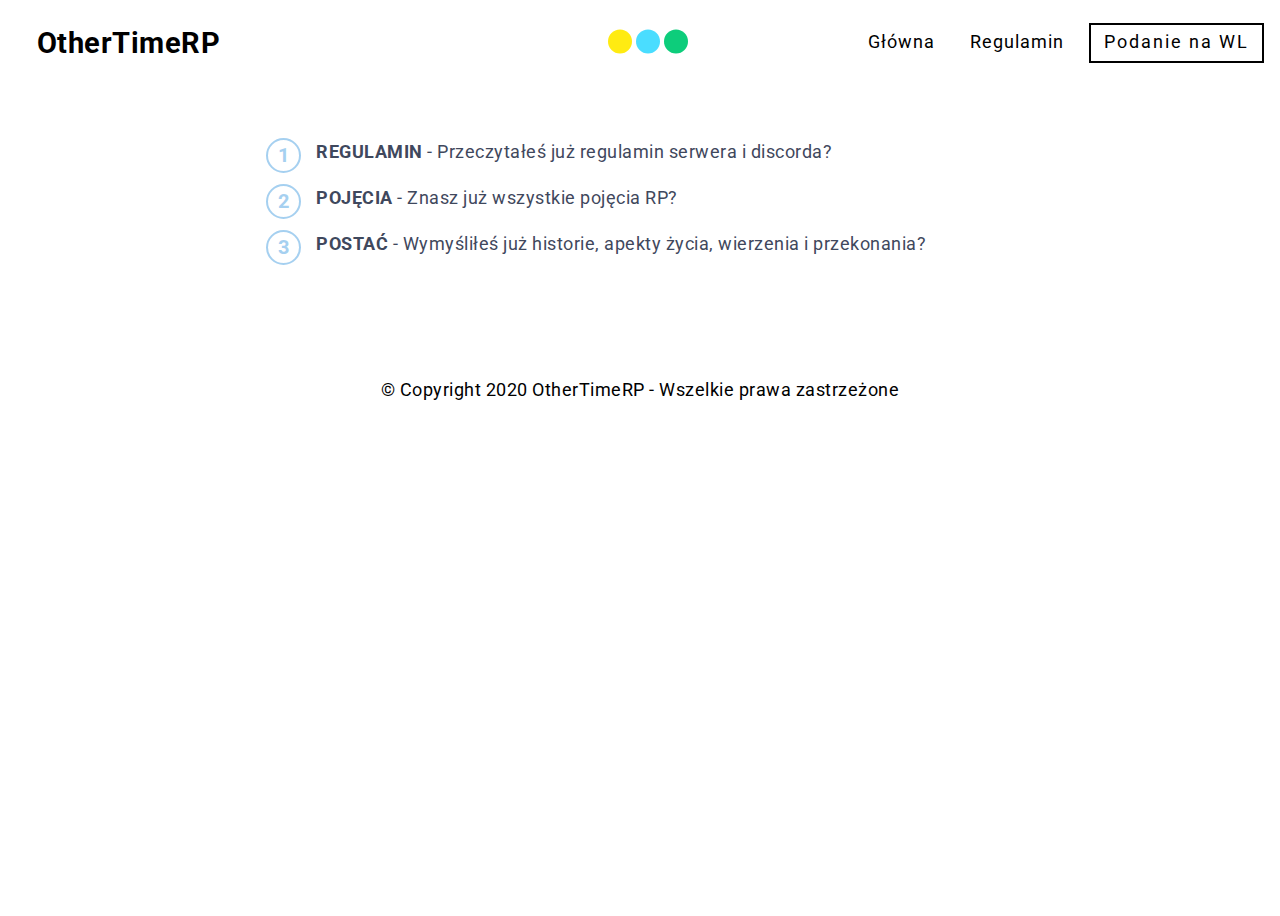
<file: html/podania_wl.html>
<!DOCTYPE html>
<html amp >
<head>
  <!-- Site made with Mobirise Website Builder v5.0.16, https://mobirise.com -->
  <meta charset="UTF-8">
  <meta http-equiv="X-UA-Compatible" content="IE=edge">
  <meta name="generator" content="Mobirise v5.0.16, mobirise.com">
  <meta name="viewport" content="width=device-width, initial-scale=1, minimum-scale=1">
  <link rel="shortcut icon" href="assets/images/othertimerp.png" type="image/x-icon">
  <meta name="description" content="">
  <meta name="amp-script-src" content="">
  
  <title>Podania WL</title>
  
<link rel="canonical" href="podania_wl.html">
 <style amp-boilerplate>body{-webkit-animation:-amp-start 8s steps(1,end) 0s 1 normal both;-moz-animation:-amp-start 8s steps(1,end) 0s 1 normal both;-ms-animation:-amp-start 8s steps(1,end) 0s 1 normal both;animation:-amp-start 8s steps(1,end) 0s 1 normal both}@-webkit-keyframes -amp-start{from{visibility:hidden}to{visibility:visible}}@-moz-keyframes -amp-start{from{visibility:hidden}to{visibility:visible}}@-ms-keyframes -amp-start{from{visibility:hidden}to{visibility:visible}}@-o-keyframes -amp-start{from{visibility:hidden}to{visibility:visible}}@keyframes -amp-start{from{visibility:hidden}to{visibility:visible}}</style>
<noscript><style amp-boilerplate>body{-webkit-animation:none;-moz-animation:none;-ms-animation:none;animation:none}</style></noscript>
<link href="https://fonts.googleapis.com/css?family=Roboto:100,100i,300,300i,400,400i,500,500i,700,700i,900,900i&subset=cyrillic&display=swap" rel="stylesheet">
 
 <style amp-custom> 
div,span,h1,h2,h3,h4,h5,h6,p,blockquote,a,ol,ul,li,figcaption,textarea,input{font: inherit;}*{-webkit-box-sizing: border-box;box-sizing: border-box;outline: none;}*:focus{outline: none;}body{position: relative;font-style: normal;line-height: 1;color: #3f485d;}section{background-color: #eeeeee;background-position: 50% 50%;background-repeat: no-repeat;background-size: cover;overflow: hidden;padding: 30px 0;}h1,h2,h3,h4,h5,h6{margin: 0;padding: 0;}p,li,blockquote{letter-spacing: 0.5px;line-height: 1.7;}ul,ol,blockquote,p{margin-bottom: 0;margin-top: 0;}a{cursor: pointer;}a,a:hover{text-decoration: none;}a.mbr-iconfont:hover{text-decoration: none;}h1,h2,h3,h4,h5,h6,.display-1,.display-2,.display-4,.display-5,.display-7{word-break: break-word;word-wrap: break-word;}b,strong{font-weight: bold;}blockquote{padding: 10px 0 10px 20px;position: relative;border-left: 3px solid;}input:-webkit-autofill,input:-webkit-autofill:hover,input:-webkit-autofill:focus,input:-webkit-autofill:active{-webkit-transition-delay: 9999s;transition-delay: 9999s;-webkit-transition-property: background-color,color;-o-transition-property: background-color,color;transition-property: background-color,color;}html,body{height: auto;min-height: 100vh;}.mbr-section-title{margin: 0;padding: 0;font-style: normal;line-height: 1.2;width: 100%;}.mbr-section-subtitle{line-height: 1.3;width: 100%;}.mbr-text{font-style: normal;line-height: 1.6;width: 100%;}.mbr-white{color: #ffffff;}.mbr-black{color: #000000;}.align-left{text-align: left;}.align-left .list-item{justify-content: flex-start;}.align-center{text-align: center;}.align-center .list-item{justify-content: center;}.align-right{text-align: right;}.align-right .list-item{justify-content: flex-end;}@media (max-width: 767px){.align-left,.align-center,.align-right{text-align: center;}.align-left .list-item,.align-center .list-item,.align-right .list-item{justify-content: center;}}.mbr-light{font-weight: 300;}.mbr-regular{font-weight: 400;}.mbr-semibold{font-weight: 500;}.mbr-bold{font-weight: 700;}.icons-list a{margin: 0 1rem 0 0;}.icons-list a:last-child{margin: 0;}.mbr-figure{align-self: center;}.hidden{visibility: hidden;}.super-hide{display: none;}.inactive{-webkit-user-select: none;-moz-user-select: none;-ms-user-select: none;user-select: none;pointer-events: none;-webkit-user-drag: none;user-drag: none;}.mbr-overlay{position: absolute;bottom: 0;left: 0;right: 0;top: 0;z-index: 0;}.map-placeholder{display: none;}.google-map,.google-map iframe{position: relative;width: 100%;height: 400px;}amp-img{width: 100%;}amp-img img{max-height: 100%;max-width: 100%;}img.mbr-temp{width: 100%;}.rounded{border-radius: 50%;}.is-builder .nodisplay + img[async],.is-builder .nodisplay + img[decoding="async"],.is-builder amp-img > a + img[async],.is-builder amp-img > a + img[decoding="async"]{display: none;}html:not(.is-builder) amp-img > a{position: absolute;top: 0;bottom: 0;left: 0;right: 0;z-index: 1;}.is-builder .temp-amp-sizer{position: absolute;}.is-builder amp-youtube .temp-amp-sizer,.is-builder amp-vimeo .temp-amp-sizer{position: static;}.mobirise-spinner{position: absolute;top: 50%;left: 40%;margin-left: 10%;-webkit-transform: translate3d(-50%,-50%,0);z-index: 4;}.mobirise-spinner em{width: 24px;height: 24px;background: #3ac;border-radius: 100%;display: inline-block;-webkit-animation: slide 1s infinite;}.mobirise-spinner em:nth-child(1){-webkit-animation-delay: 0.1s;}.mobirise-spinner em:nth-child(2){-webkit-animation-delay: 0.2s;}.mobirise-spinner em:nth-child(3){-webkit-animation-delay: 0.3s;}@-moz-keyframes slide{0%{-webkit-transform: scale(1);}50%{opacity: 0.3;-webkit-transform: scale(2);}100%{-webkit-transform: scale(1);}}@-webkit-keyframes slide{0%{-webkit-transform: scale(1);}50%{opacity: 0.3;-webkit-transform: scale(2);}100%{-webkit-transform: scale(1);}}@-o-keyframes slide{0%{-webkit-transform: scale(1);}50%{opacity: 0.3;-webkit-transform: scale(2);}100%{-webkit-transform: scale(1);}}@keyframes slide{0%{-webkit-transform: scale(1);}50%{opacity: 0.3;-webkit-transform: scale(2);}100%{-webkit-transform: scale(1);}}.mobirise-loader .amp-active > div{display: none;}.iconfont-wrapper{display: inline-block;}.mbr-flex{display: flex;}.flex-wrap{flex-wrap: wrap;}.mbr-jc-s{justify-content: flex-start;}.mbr-jc-c{justify-content: center;}.mbr-jc-e{justify-content: flex-end;}.mbr-row-reverse{flex-direction: row-reverse;}.mbr-column{flex-direction: column;}amp-img,img{height: 100%;width: 100%;}.hidden-slide{display: none;}.visible-slide{display: flex;}section,.container,.container-fluid{position: relative;word-wrap: break-word;}.mbr-fullscreen .mbr-overlay{min-height: 100vh;}.mbr-fullscreen{display: flex;align-items: center;height: 100vh;min-height: 100vh;padding: 3rem 0;}.container{padding: 0 1rem;width: 100%;margin-right: auto;margin-left: auto;}@media (max-width: 767px){.container{max-width: 540px;}} @media (min-width: 768px){.container{max-width: 720px;}} @media (min-width: 992px){.container{max-width: 960px;}} @media (min-width: 1200px){.container{max-width: 1140px;}}.container-fluid{width: 100%;padding: 0 1rem;}.btn{position: relative;font-weight: 400;margin: 0.4rem 0.5rem;border: 2px solid;font-style: normal;white-space: normal;transition: all 0.3s ease-in-out,box-shadow 2s ease-in-out,-webkit-box-shadow 2s ease-in-out;display: inline-flex;align-items: center;justify-content: center;word-break: break-word;line-height: 1;letter-spacing: 2px;}.btn-form{padding: 1rem 2rem;}.btn-form:hover{cursor: pointer;}.btn{padding: 1rem 2rem;border-radius: 0px;}.btn-sm{padding: 0.6rem 0.8rem;border-radius: 0px;}.btn-md{padding: 1rem 2rem;border-radius: 0px;}.btn-lg{padding: 1.2rem 3.2rem;border-radius: 0px;}form .btn,form .mbr-section-btn{margin: 0;}.note-popover .btn:after{display: none;}.mbr-section-btn{margin: 0 -0.25rem;font-size: 0;}nav .mbr-section-btn{margin-left: 0rem;margin-right: 0rem;}.btn .mbr-iconfont,.btn.btn-md .mbr-iconfont{cursor: pointer;margin: 0 0.8rem 0 0;}.btn-sm .mbr-iconfont{margin: 0 0.5rem 0 0;}[type="submit"]{-webkit-appearance: none;}section.menu{min-height: 70px;overflow: visible;padding: 0;}.menu-container{display: flex;-webkit-box-pack: justify;-ms-flex-pack: justify;justify-content: space-between;align-items: center;min-height: 70px;}@media (max-width: 991px){.menu-container{max-width: 100%;padding: 0.5rem 1rem;}} @media (max-width: 767px){.menu-container{padding: 0.5rem 1rem;}}.navbar{z-index: 100;width: 100%;position: absolute;}.navbar-fixed-top{position: fixed;top: 0;}.navbar-brand{display: flex;align-items: center;word-break: break-word;z-index: 1;}.navbar-logo{margin: 0 0.8rem 0 0;}@media (max-width: 767px){.navbar-logo amp-img{max-height: 35px;max-width: 35px;}}.navbar-caption-wrap{display: flex;}.navbar .navbar-collapse{display: flex;-ms-flex-preferred-size: auto;flex-basis: auto;align-items: center;justify-content: flex-end;}@media (max-width: 991px){.navbar .navbar-collapse{display: none;position: absolute;top: 0;right: 0;height: 100vh;overflow-y: auto;padding: 70px 2rem 1rem;z-index: 1;}}@media (max-width: 991px){.navbar.opened .navbar-collapse.show,.navbar.opened .navbar-collapse.collapsing{display: block;}.is-builder .navbar-collapse{position: fixed;}}.navbar-nav{list-style-type: none;display: flex;flex-wrap: wrap;padding-left: 0;min-width: 10rem;}@media (max-width: 991px){.navbar-nav{flex-direction: column;}} .navbar-nav .mbr-iconfont{margin: 0 0.2rem 0 0;}.nav-item{word-break: break-all;}.nav-link{display: flex;align-items: center;justify-content: center;}.nav-link,.navbar-caption{transition: all 0.2s;letter-spacing: 1px;}.nav-dropdown .dropdown-menu{min-width: 10rem;position: absolute;left: 0;padding: 1.25rem 0;}.nav-dropdown .dropdown-menu .dropdown-item{line-height: 2;display: flex;justify-content: center;align-items: center;padding: 0.25rem 1.5rem;white-space: nowrap;}.nav-dropdown .dropdown-menu .dropdown{position: relative;}.dropdown-menu .dropdown:hover > .dropdown-menu{opacity: 1;pointer-events: all;}.nav-dropdown .dropdown-submenu{top: 0;left: 100%;margin: 0;}.nav-item.dropdown{position: relative;}.nav-item.dropdown .dropdown-menu{opacity: 0;pointer-events: none;}.nav-item.dropdown:hover > .dropdown-menu{opacity: 1;pointer-events: all;}.link.dropdown-toggle:after{content: "";margin-left: 0.25rem;border-top: 0.35em solid;border-right: 0.35em solid transparent;border-left: 0.35em solid transparent;border-bottom: 0;}.navbar .dropdown.open > .dropdown-menu{display: block;}@media (max-width: 991px){.is-builder .nav-dropdown .dropdown-menu{position: relative;}.nav-dropdown .dropdown-submenu{left: 0;}.nav-dropdown .dropdown-menu .dropdown-item{padding: 0.25rem 1.5rem;margin: 0;justify-content: center;}.nav-dropdown .dropdown-menu .dropdown-item:after{right: auto;}.navbar.opened .dropdown-menu{top: 0;}.dropdown-toggle[data-toggle="dropdown-submenu"]:after{content: "";margin-left: 0.25rem;border-top: 0.35em solid;border-right: 0.35em solid transparent;border-left: 0.35em solid transparent;border-bottom: 0;top: 55%;}}.navbar-buttons{display: flex;flex-wrap: wrap;align-items: center;justify-content: center;}@media (max-width: 991px){.navbar-buttons{flex-direction: column;}}.menu-social-list{display: flex;align-items: center;justify-content: center;flex-wrap: wrap;}.menu-social-list a{margin: 0 0.5rem;}.menu-social-list a span{font-size: 1.5rem;}button.navbar-toggler{position: absolute;right: 20px;top: 25px;width: 31px;height: 20px;cursor: pointer;transition: all .2s;-ms-flex-item-align: center;-ms-grid-row-align: center;align-self: center;}.hamburger span{position: absolute;right: 0;width: 30px;height: 2px;border-right: 5px;}.hamburger span:nth-child(1){top: 0;transition: all .2s;}.hamburger span:nth-child(2){top: 8px;transition: all .15s;}.hamburger span:nth-child(3){top: 8px;transition: all .15s;}.hamburger span:nth-child(4){top: 16px;transition: all .2s;}nav.opened .navbar-toggler:not(.hide) .hamburger span:nth-child(4),nav.opened .navbar-toggler:not(.hide) .hamburger span:nth-child(1){top: 8px;width: 0;opacity: 0;right: 50%;transition: all .2s;}nav.opened .navbar-toggler:not(.hide) .hamburger span:nth-child(2){transform: rotate(-45deg);transition: all .25s;}nav.opened .navbar-toggler:not(.hide) .hamburger span:nth-child(3){transform: rotate(45deg);transition: all .25s;}.ampstart-btn.hamburger{position: absolute;top: 25px;right: 20px;margin-left: auto;height: 20px;width: 30px;background: none;border: none;cursor: pointer;z-index: 1000;}@media (min-width: 992px){.ampstart-btn,amp-sidebar{display: none;}.dropdown-menu .dropdown-toggle:after{content: "";border-bottom: 0.35em solid transparent;border-left: 0.35em solid;border-right: 0;border-top: 0.35em solid transparent;margin-left: 0.3rem;margin-top: -0.3077em;position: absolute;right: 1.1538em;top: 50%;}}.close-sidebar{width: 30px;height: 30px;position: relative;cursor: pointer;background-color: transparent;border: none;}.close-sidebar span{position: absolute;left: 0;width: 30px;height: 2px;border-right: 5px;top: 14px;}.close-sidebar span:nth-child(1){transform: rotate(-45deg);}.close-sidebar span:nth-child(2){transform: rotate(45deg);}.builder-sidebar{position: relative;height: 100vh;overflow-y: auto;min-width: 10rem;z-index: 1030;padding: 1rem 2rem;max-width: 20rem;}.builder-sidebar .dropdown:hover > .dropdown-menu{position: relative;text-align: center;}section.sidebar-open:before{content: '';position: fixed;top: 0;bottom: 0;right: 0;left: 0;background-color: rgba(0,0,0,0.2);z-index: 1040;}.is-builder section.horizontal-menu .ampstart-btn{display: none;}.is-builder section.horizontal-menu .dropdown-menu{z-index: auto;opacity: 1;pointer-events: auto;}.is-builder .menu{overflow: visible;}#sidebar{background-color: transparent;}.card-title{margin: 0;}.card{position: relative;background-color: transparent;border: none;border-radius: 0;width: 100%;padding: 0 1rem;}@media (max-width: 767px){.card:not(.last-child){padding-bottom: 30px;}} .card .card-img{width: auto;border-radius: 0;}.card .card-wrapper{height: 100%;}@media (max-width: 767px){.card .card-wrapper{flex-direction: column;}} .card img{height: 100%;-o-object-fit: cover;object-fit: cover;-o-object-position: center;object-position: center;}.card-inner,.items-list{display: flex;flex-direction: column;}.items-list{list-style-type: none;padding: 0;}.items-list .list-item{padding: 1rem 2rem;}.card-head{padding: 1.5rem 2rem;}.card-price-wrap{padding: 1rem 2rem;}.card-button{padding: 1rem;margin: 0;}.timeline-wrap{position: relative;}.timeline-wrap .iconBackground{position: absolute;left: 50%;width: 20px;height: 20px;line-height: 30px;text-align: center;border-radius: 50%;font-size: 30px;display: inline-block;background-color: #000000;top: 20px;margin: 0 0 0 -10px;}@media (max-width: 767px){.timeline-wrap .iconBackground{left: 0;}}.separline{position: relative;}@media (max-width: 767px){.separline:not(.last-child){padding-bottom: 2rem;}} .separline:before{position: absolute;content: "";width: 2px;background-color: #000000;left: calc(50% - 1px);height: calc(100% - 20px);top: 40px;}@media (max-width: 767px){.separline:before{left: 0;}}.gallery-img-wrap{position: relative;height: 100%;}.gallery-img-wrap:hover{cursor: pointer;}.gallery-img-wrap:hover .icon-wrap,.gallery-img-wrap:hover .caption-on-hover{opacity: 1;}.gallery-img-wrap:hover:after{opacity: .5;}.gallery-img-wrap amp-img{height: 100%;}.gallery-img-wrap:after{content: "";position: absolute;top: 0;bottom: 0;left: 0;right: 0;background: #000;opacity: 0;transition: opacity 0.2s;pointer-events: none;}.gallery-img-wrap .icon-wrap,.gallery-img-wrap .img-caption{z-index: 3;pointer-events: none;position: absolute;}.gallery-img-wrap .icon-wrap,.gallery-img-wrap .caption-on-hover{opacity: 0;transition: opacity 0.2s;}.gallery-img-wrap .icon-wrap{left: 50%;top: 50%;transform: translate(-50%,-50%);background-color: #fff;padding: .5rem;border-radius: 50%;}.gallery-img-wrap .amp-iconfont{color: #000;font-size: 1rem;width: 1rem;display: block;}.gallery-img-wrap .img-caption{left: 0;right: 0;}.gallery-img-wrap .img-caption.caption-top{top: 0;}.gallery-img-wrap .img-caption.caption-bottom{bottom: 0;}.gallery-img-wrap .img-caption:not(.caption-on-hover):after{content: "";position: absolute;top: 0;left: 0;right: 0;height: 100%;transition: opacity 0.2s;z-index: -1;pointer-events: none;}@media (max-width: 767px){.gallery-img-wrap:after,.gallery-img-wrap:hover:after,.gallery-img-wrap .icon-wrap{display: none;}.gallery-img-wrap .caption-on-hover{opacity: 1;}}.is-builder .gallery-img-wrap .icon-wrap,.is-builder .gallery-img-wrap .img-caption > *{pointer-events: all;}.amp-carousel-button,.dots-wrapper .dots span{transition: all 0.4s;cursor: pointer;outline: none;}.amp-carousel-button{width: 50px;height: 50px;border-radius: 50%;}.dots-wrapper .dots{display: inline-block;margin: 4px 8px;}.dots-wrapper .dots span{display: block;border-radius: 12px;height: 24px;width: 24px;background-color: #ffffff;border: 10px solid #cccccc;opacity: 0.5;}.dots-wrapper .dots span.current{width: 40px;}.dots-wrapper .dots span:hover,.dots-wrapper .dots span.current{opacity: 1;}.amp-carousel-button-next:after{right: 1rem;}.amp-carousel-button-prev:after{left: 1rem;}button.btn-img{cursor: pointer;}.is-builder .preview button.btn-img{opacity: 0.5;position: relative;pointer-events: none;}amp-image-lightbox,.lightbox{background: rgba(0,0,0,0.8);display: flex;flex-wrap: wrap;align-items: center;justify-content: center;width: 100%;height: 100%;overflow: auto;}amp-image-lightbox a.control,.lightbox a.control{position: absolute;cursor: default;top: 0;right: 0;}amp-image-lightbox .close,.lightbox .close{background: none;border: none;position: absolute;top: 16px;right: 16px;height: 32px;width: 32px;cursor: pointer;z-index: 1000;}amp-image-lightbox .close:before,amp-image-lightbox .close:after,.lightbox .close:before,.lightbox .close:after{position: absolute;top: 0;right: 16px;content: ' ';height: 32px;width: 2px;background-color: #fff;}amp-image-lightbox .close:before,.lightbox .close:before{transform: rotate(45deg);}amp-image-lightbox .close:after,.lightbox .close:after{transform: rotate(-45deg);}amp-image-lightbox .video-block,.lightbox .video-block{width: 100%;}div[submit-success] > *,div[submit-error] > *{padding: 15px;margin-bottom: 1rem;}.form-block{z-index: 1;background-color: transparent;padding: 30px;position: relative;overflow: hidden;}.form-block .mbr-overlay{z-index: -1;}@media (max-width: 991px){.form-block{padding: 15px;}}form input,form textarea,form select{padding: 15px 0.5rem;line-height: 1.45;width: 100%;background: #ffffff;border-width: 1px;border-style: solid;border-color: #767676;border-radius: 0;color: #000000;}form input[type="checkbox"],form input[type="radio"]{border: none;background: none;width: auto;}form .field{padding-bottom: 0.5rem;padding-top: 0.5rem;}form textarea.field-input{height: 200px;}form .fieldset{display: flex;justify-content: center;flex-wrap: wrap;align-items: center;}textarea[type="hidden"]{display: none;}.form-check{margin-bottom: 0;}.form-check-label{padding-left: 0;}.form-check-input{position: relative;margin: 4px;}.form-check-inline{display: inline-flex;align-items: center;padding-left: 0;margin-right: .75rem;}.mbr-row,.mbr-form-row{display: -webkit-box;display: -ms-flexbox;display: flex;-ms-flex-wrap: wrap;flex-wrap: wrap;margin-left: -1rem;margin-right: -1rem;}.mbr-form-row{margin-left: -0.5rem;margin-right: -0.5rem;}.mbr-form-row > [class*="mbr-col"]{padding-left: 0.5rem;padding-right: 0.5rem;}@media (max-width: 767px){.mbr-col,.mbr-col-auto{padding-right: 1rem;padding-left: 1rem;}.mbr-col-sm-12{-ms-flex: 0 0 100%;-webkit-box-flex: 0;flex: 0 0 100%;max-width: 100%;padding-right: 1rem;padding-left: 1rem;}}@media (min-width: 768px){.mbr-col,.mbr-col-auto{padding-right: 1rem;padding-left: 1rem;}.mbr-col-md-2{-ms-flex: 0 0 16.6666666667%;-webkit-box-flex: 0;flex: 0 0 16.6666666667%;max-width: 16.6666666667%;padding-right: 1rem;padding-left: 1rem;}.mbr-col-md-3{-ms-flex: 0 0 25%;-webkit-box-flex: 0;flex: 0 0 25%;max-width: 25%;padding-right: 1rem;padding-left: 1rem;}.mbr-col-md-4{-ms-flex: 0 0 33.3333333333%;-webkit-box-flex: 0;flex: 0 0 33.3333333333%;max-width: 33.3333333333%;padding-right: 1rem;padding-left: 1rem;}.mbr-col-md-5{-ms-flex: 0 0 41.6666666667%;-webkit-box-flex: 0;flex: 0 0 41.6666666667%;max-width: 41.6666666667%;padding-right: 1rem;padding-left: 1rem;}.mbr-col-md-6{-ms-flex: 0 0 50%;-webkit-box-flex: 0;flex: 0 0 50%;max-width: 50%;padding-right: 1rem;padding-left: 1rem;}.mbr-col-md-7{-ms-flex: 0 0 58.3333333333%;-webkit-box-flex: 0;flex: 0 0 58.3333333333%;max-width: 58.3333333333%;padding-right: 1rem;padding-left: 1rem;}.mbr-col-md-8{-ms-flex: 0 0 66.6666666667%;-webkit-box-flex: 0;flex: 0 0 66.6666666667%;max-width: 66.6666666667%;padding-right: 1rem;padding-left: 1rem;}.mbr-col-md-10{-ms-flex: 0 0 83.3333333333%;-webkit-box-flex: 0;flex: 0 0 83.3333333333%;max-width: 83.3333333333%;padding-right: 1rem;padding-left: 1rem;}.mbr-col-md-12{-ms-flex: 0 0 100%;-webkit-box-flex: 0;flex: 0 0 100%;max-width: 100%;padding-right: 1rem;padding-left: 1rem;}}.mbr-col{-ms-flex: 1 1 auto;-webkit-box-flex: 1;flex: 1 1 auto;max-width: 100%;}.mbr-col-auto{-ms-flex: 0 0 auto;flex: 0 0 auto;width: auto;}@media (min-width: 992px){.mbr-col,.mbr-col-auto{padding-right: 1rem;padding-left: 1rem;}.mbr-col-lg-2{-ms-flex: 0 0 16.6666666667%;-webkit-box-flex: 0;flex: 0 0 16.6666666667%;max-width: 16.6666666667%;padding-right: 1rem;padding-left: 1rem;}.mbr-col-lg-3{-ms-flex: 0 0 25%;-webkit-box-flex: 0;flex: 0 0 25%;max-width: 25%;padding-right: 1rem;padding-left: 1rem;}.mbr-col-lg-4{-ms-flex: 0 0 33.3333333333%;-webkit-box-flex: 0;flex: 0 0 33.3333333333%;max-width: 33.3333333333%;padding-right: 1rem;padding-left: 1rem;}.mbr-col-lg-5{-ms-flex: 0 0 41.6666666667%;-webkit-box-flex: 0;flex: 0 0 41.6666666667%;max-width: 41.6666666667%;padding-right: 1rem;padding-left: 1rem;}.mbr-col-lg-6{-ms-flex: 0 0 50%;-webkit-box-flex: 0;flex: 0 0 50%;max-width: 50%;padding-right: 1rem;padding-left: 1rem;}.mbr-col-lg-7{-ms-flex: 0 0 58.3333333333%;-webkit-box-flex: 0;flex: 0 0 58.3333333333%;max-width: 58.3333333333%;padding-right: 1rem;padding-left: 1rem;}.mbr-col-lg-8{-ms-flex: 0 0 66.6666666667%;-webkit-box-flex: 0;flex: 0 0 66.6666666667%;max-width: 66.6666666667%;padding-right: 1rem;padding-left: 1rem;}.mbr-col-lg-9{-ms-flex: 0 0 75%;-webkit-box-flex: 0;flex: 0 0 75%;max-width: 75%;padding-right: 1rem;padding-left: 1rem;}.mbr-col-lg-10{-ms-flex: 0 0 83.3333333333%;-webkit-box-flex: 0;flex: 0 0 83.3333333333%;max-width: 83.3333333333%;padding-right: 1rem;padding-left: 1rem;}.mbr-col-lg-12{-ms-flex: 0 0 100%;-webkit-box-flex: 0;flex: 0 0 100%;max-width: 100%;padding-right: 1rem;padding-left: 1rem;}}@media (min-width: 992px){.lg-pb{padding-bottom: 3rem;}}@media (max-width: 991px){.md-pb{padding-bottom: 3rem;}}.mbr-pt-1,.mbr-py-1{padding-top: 10px;}.mbr-pb-1,.mbr-py-1{padding-bottom: 10px;}.mbr-px-1{padding-left: 10px;padding-right: 10px;}.mbr-p-1{padding: 10px;}.mbr-pt-2,.mbr-py-2{padding-top: 1rem;}.mbr-pb-2,.mbr-py-2{padding-bottom: 1rem;}.mbr-px-2{padding-left: 1rem;padding-right: 1rem;}.mbr-p-2{padding: 1rem;}.mbr-pt-3,.mbr-py-3{padding-top: 25px;}.mbr-pb-3,.mbr-py-3{padding-bottom: 25px;}.mbr-px-3{padding-left: 25px;padding-right: 25px;}.mbr-p-3{padding: 25px;}.mbr-pt-4,.mbr-py-4{padding-top: 2rem;}.mbr-pb-4,.mbr-py-4{padding-bottom: 2rem;}.mbr-px-4{padding-left: 2rem;padding-right: 2rem;}.mbr-p-4{padding: 2rem;}.mbr-pt-5,.mbr-py-5{padding-top: 3rem;}.mbr-pb-5,.mbr-py-5{padding-bottom: 3rem;}.mbr-px-5{padding-left: 3rem;padding-right: 3rem;}.mbr-p-5{padding: 3rem;}@media (max-width: 991px){.mbr-py-4,.mbr-py-5{padding-top: 1rem;padding-bottom: 1rem;}.mbr-px-4,.mbr-px-5{padding-left: 1rem;padding-right: 1rem;}.mbr-p-3,.mbr-p-4,.mbr-p-5{padding: 1rem;}}.mbr-ml-auto{margin-left: auto;}.mbr-mr-auto{margin-right: auto;}.mbr-m-auto{margin: auto;}#scrollToTopMarker{position: absolute;width: 0px;height: 0px;top: 300px;}#scrollToTopButton{position: fixed;bottom: 25px;right: 25px;opacity: .4;z-index: 5000;font-size: 32px;height: 60px;width: 60px;border: none;border-radius: 3px;cursor: pointer;}#scrollToTopButton:focus{outline: none;}#scrollToTopButton a:before{content: '';position: absolute;height: 40%;top: 36%;width: 2px;left: calc(50% - 1px);}#scrollToTopButton a:after{content: '';position: absolute;border-top: 2px solid;border-right: 2px solid;width: 40%;height: 40%;left: calc(30% - 1px);bottom: 30%;transform: rotate(-45deg);}.is-builder #scrollToTopButton a:after{left: 30%;}a{font-style: normal;font-weight: 400;}@media (max-width: 767px){.mbr-section-btn,.mbr-section-title{text-align: center;}}
body{font-family: Roboto;}blockquote{border-color: #ffeb12;}div[submit-success] > *{background: #0dcd7b;color: #000000;}div[submit-error] > *{background: #a0a0a0;color: #ffffff;}.display-1{font-family: 'Roboto',sans-serif;font-size: 4.5rem;}.display-2{font-family: 'Roboto',sans-serif;font-size: 2.2rem;}.display-4{font-family: 'Roboto',sans-serif;font-size: 0.9rem;}.display-5{font-family: 'Roboto',sans-serif;font-size: 1.8rem;}.display-7{font-family: 'Roboto',sans-serif;font-size: 1.1rem;}.display-1 .mbr-iconfont-btn{font-size: 4.5rem;width: 4.5rem;}.display-2 .mbr-iconfont-btn{font-size: 2.2rem;width: 2.2rem;}.display-4 .mbr-iconfont-btn{font-size: 0.9rem;width: 0.9rem;}.display-5 .mbr-iconfont-btn{font-size: 1.8rem;width: 1.8rem;}.display-7 .mbr-iconfont-btn{font-size: 1.1rem;width: 1.1rem;}@media (max-width: 768px){.display-1{font-size: 3.6rem;font-size: calc( 2.225rem + (4.5 - 2.225) * ((100vw - 20rem) / (48 - 20)));line-height: calc( 1.4 * (2.225rem + (4.5 - 2.225) * ((100vw - 20rem) / (48 - 20))));}.display-2{font-size: 1.76rem;font-size: calc( 1.42rem + (2.2 - 1.42) * ((100vw - 20rem) / (48 - 20)));line-height: calc( 1.4 * (1.42rem + (2.2 - 1.42) * ((100vw - 20rem) / (48 - 20))));}.display-4{font-size: 0.72rem;font-size: calc( 0.965rem + (0.9 - 0.965) * ((100vw - 20rem) / (48 - 20)));line-height: calc( 1.4 * (0.965rem + (0.9 - 0.965) * ((100vw - 20rem) / (48 - 20))));}.display-5{font-size: 1.44rem;font-size: calc( 1.28rem + (1.8 - 1.28) * ((100vw - 20rem) / (48 - 20)));line-height: calc( 1.4 * (1.28rem + (1.8 - 1.28) * ((100vw - 20rem) / (48 - 20))));}}.bg-primary{background-color: #ffeb12;}.bg-success{background-color: #0dcd7b;}.bg-info{background-color: #8282e7;}.bg-warning{background-color: #767676;}.bg-danger{background-color: #a0a0a0;}.btn-primary,.btn-primary:active,.btn-primary.active{background-color: #ffeb12;border-color: #ffeb12;color: #121000;}.btn-primary:hover,.btn-primary:focus,.btn-primary.focus{color: #121000;background-color: #c4b400;border-color: #c4b400;}.btn-primary.disabled,.btn-primary:disabled{color: #121000;background-color: #c4b400;border-color: #c4b400;}.btn-secondary,.btn-secondary:active,.btn-secondary.active{background-color: #4addff;border-color: #4addff;color: #003c4a;}.btn-secondary:hover,.btn-secondary:focus,.btn-secondary.focus{color: #003c4a;background-color: #00cdfd;border-color: #00cdfd;}.btn-secondary.disabled,.btn-secondary:disabled{color: #003c4a;background-color: #00cdfd;border-color: #00cdfd;}.btn-info,.btn-info:active,.btn-info.active{background-color: #8282e7;border-color: #8282e7;color: #ffffff;}.btn-info:hover,.btn-info:focus,.btn-info.focus{color: #ffffff;background-color: #4242db;border-color: #4242db;}.btn-info.disabled,.btn-info:disabled{color: #ffffff;background-color: #4242db;border-color: #4242db;}.btn-success,.btn-success:active,.btn-success.active{background-color: #0dcd7b;border-color: #0dcd7b;color: #ffffff;}.btn-success:hover,.btn-success:focus,.btn-success.focus{color: #ffffff;background-color: #088550;border-color: #088550;}.btn-success.disabled,.btn-success:disabled{color: #ffffff;background-color: #088550;border-color: #088550;}.btn-warning,.btn-warning:active,.btn-warning.active{background-color: #767676;border-color: #767676;color: #ffffff;}.btn-warning:hover,.btn-warning:focus,.btn-warning.focus{color: #ffffff;background-color: #505050;border-color: #505050;}.btn-warning.disabled,.btn-warning:disabled{color: #ffffff;background-color: #505050;border-color: #505050;}.btn-danger,.btn-danger:active,.btn-danger.active{background-color: #a0a0a0;border-color: #a0a0a0;color: #ffffff;}.btn-danger:hover,.btn-danger:focus,.btn-danger.focus{color: #ffffff;background-color: #7a7a7a;border-color: #7a7a7a;}.btn-danger.disabled,.btn-danger:disabled{color: #ffffff;background-color: #7a7a7a;border-color: #7a7a7a;}.btn-black,.btn-black:active,.btn-black.active{background-color: #333333;border-color: #333333;color: #ffffff;}.btn-black:hover,.btn-black:focus,.btn-black.focus{color: #ffffff;background-color: #0d0d0d;border-color: #0d0d0d;}.btn-black.disabled,.btn-black:disabled{color: #ffffff;background-color: #0d0d0d;border-color: #0d0d0d;}.btn-white,.btn-white:active,.btn-white.active{background-color: #ffffff;border-color: #ffffff;color: #808080;}.btn-white:hover,.btn-white:focus,.btn-white.focus{color: #808080;background-color: #d9d9d9;border-color: #d9d9d9;}.btn-white.disabled,.btn-white:disabled{color: #808080;background-color: #d9d9d9;border-color: #d9d9d9;}.btn-white,.btn-white:active,.btn-white.active{color: #333333;}.btn-white:hover,.btn-white:focus,.btn-white.focus{color: #333333;}.btn-white.disabled,.btn-white:disabled{color: #333333;}.btn-primary-outline,.btn-primary-outline:active,.btn-primary-outline.active{background: none;border-color: #ab9d00;color: #ab9d00;}.btn-primary-outline:hover,.btn-primary-outline:focus,.btn-primary-outline.focus{color: #121000;background-color: #ffeb12;border-color: #ffeb12;}.btn-primary-outline.disabled,.btn-primary-outline:disabled{color: #121000;background-color: #ffeb12;border-color: #ffeb12;}.btn-secondary-outline,.btn-secondary-outline:active,.btn-secondary-outline.active{background: none;border-color: #00b8e3;color: #00b8e3;}.btn-secondary-outline:hover,.btn-secondary-outline:focus,.btn-secondary-outline.focus{color: #003c4a;background-color: #4addff;border-color: #4addff;}.btn-secondary-outline.disabled,.btn-secondary-outline:disabled{color: #003c4a;background-color: #4addff;border-color: #4addff;}.btn-info-outline,.btn-info-outline:active,.btn-info-outline.active{background: none;border-color: #2c2cd7;color: #2c2cd7;}.btn-info-outline:hover,.btn-info-outline:focus,.btn-info-outline.focus{color: #ffffff;background-color: #8282e7;border-color: #8282e7;}.btn-info-outline.disabled,.btn-info-outline:disabled{color: #ffffff;background-color: #8282e7;border-color: #8282e7;}.btn-success-outline,.btn-success-outline:active,.btn-success-outline.active{background: none;border-color: #076d41;color: #076d41;}.btn-success-outline:hover,.btn-success-outline:focus,.btn-success-outline.focus{color: #ffffff;background-color: #0dcd7b;border-color: #0dcd7b;}.btn-success-outline.disabled,.btn-success-outline:disabled{color: #ffffff;background-color: #0dcd7b;border-color: #0dcd7b;}.btn-warning-outline,.btn-warning-outline:active,.btn-warning-outline.active{background: none;border-color: #434343;color: #434343;}.btn-warning-outline:hover,.btn-warning-outline:focus,.btn-warning-outline.focus{color: #ffffff;background-color: #767676;border-color: #767676;}.btn-warning-outline.disabled,.btn-warning-outline:disabled{color: #ffffff;background-color: #767676;border-color: #767676;}.btn-danger-outline,.btn-danger-outline:active,.btn-danger-outline.active{background: none;border-color: #6d6d6d;color: #6d6d6d;}.btn-danger-outline:hover,.btn-danger-outline:focus,.btn-danger-outline.focus{color: #ffffff;background-color: #a0a0a0;border-color: #a0a0a0;}.btn-danger-outline.disabled,.btn-danger-outline:disabled{color: #ffffff;background-color: #a0a0a0;border-color: #a0a0a0;}.btn-black-outline,.btn-black-outline:active,.btn-black-outline.active{background: none;border-color: #000000;color: #000000;}.btn-black-outline:hover,.btn-black-outline:focus,.btn-black-outline.focus{color: #ffffff;background-color: #333333;border-color: #333333;}.btn-black-outline.disabled,.btn-black-outline:disabled{color: #ffffff;background-color: #333333;border-color: #333333;}.btn-white-outline,.btn-white-outline:active,.btn-white-outline.active{background: none;border-color: #ffffff;color: #ffffff;}.btn-white-outline:hover,.btn-white-outline:focus,.btn-white-outline.focus{color: #333333;background-color: #ffffff;border-color: #ffffff;}.text-primary{color: #ffeb12;}.text-secondary{color: #4addff;}.text-success{color: #0dcd7b;}.text-info{color: #8282e7;}.text-warning{color: #767676;}.text-danger{color: #a0a0a0;}.text-white{color: #ffffff;}.text-black{color: #000000;}a.text-primary:hover,a.text-primary:focus{color: #ab9d00;}a.text-secondary:hover,a.text-secondary:focus{color: #00b8e3;}a.text-success:hover,a.text-success:focus{color: #076d41;}a.text-info:hover,a.text-info:focus{color: #2c2cd7;}a.text-warning:hover,a.text-warning:focus{color: #434343;}a.text-danger:hover,a.text-danger:focus{color: #6d6d6d;}a.text-white:hover,a.text-white:focus{color: #b3b3b3;}a.text-black:hover,a.text-black:focus{color: #4d4d4d;}.alert-success{background-color: #0dcd7b;}.alert-info{background-color: #8282e7;}.alert-warning{background-color: #767676;}.alert-danger{background-color: #a0a0a0;}a,a:hover{color: #ffeb12;}.mbr-plan-header.bg-primary .mbr-plan-subtitle,.mbr-plan-header.bg-primary .mbr-plan-price-desc{color: #fffcde;}.mbr-plan-header.bg-success .mbr-plan-subtitle,.mbr-plan-header.bg-success .mbr-plan-price-desc{color: #acfad9;}.mbr-plan-header.bg-info .mbr-plan-subtitle,.mbr-plan-header.bg-info .mbr-plan-price-desc{color: #ffffff;}.mbr-plan-header.bg-warning .mbr-plan-subtitle,.mbr-plan-header.bg-warning .mbr-plan-price-desc{color: #b6b6b6;}.mbr-plan-header.bg-danger .mbr-plan-subtitle,.mbr-plan-header.bg-danger .mbr-plan-price-desc{color: #e0e0e0;}.mobirise-spinner em:nth-child(1){background: #ffeb12;}.mobirise-spinner em:nth-child(2){background: #4addff;}.mobirise-spinner em:nth-child(3){background: #0dcd7b;}#scrollToTopMarker{display: none;}#scrollToTopButton{background-color: #4ea2e3;}#scrollToTopButton a:before{background: #ffffff;}#scrollToTopButton a:after{border-top-color: #ffffff;border-right-color: #ffffff;}.cid-s7lEGZhoEI{min-height: 80px;}.cid-s7lEGZhoEI .brand-name{color: #000000;margin: 0;}.cid-s7lEGZhoEI .hamburger span,.cid-s7lEGZhoEI .close-sidebar span{background: #4ea2e3;}.cid-s7lEGZhoEI .nav-dropdown .dropdown-menu .dropdown-item{font-weight: 400;width: 100%;text-align: inherit;}.cid-s7lEGZhoEI .navbar{min-height: 80px;background: #ffffff;}@media (max-width: 991px){.cid-s7lEGZhoEI .navbar .navbar-brand{flex-shrink: initial;}}.cid-s7lEGZhoEI .navbar-brand{flex-shrink: 0;margin-right: 0;padding: 0;}@media (min-width: 992px){.cid-s7lEGZhoEI .navbar-expand-lg .navbar-nav .nav-link{padding: 0;}.cid-s7lEGZhoEI .navbar-nav .nav-link{margin: .667em 1em;}}.cid-s7lEGZhoEI .navbar-dropdown{padding: .5rem 0;}.cid-s7lEGZhoEI .builder-sidebar,.cid-s7lEGZhoEI .collapse,.cid-s7lEGZhoEI .navbar.navbar-expand-lg .dropdown .dropdown-menu{background-color: #ffffff;}@media (max-width: 991px){.cid-s7lEGZhoEI .navbar-nav a{padding: 0.5rem 0;margin: 0 0 10px;}}.cid-s7lEGZhoEI .close-sidebar:focus{outline: 2px auto #ffeb12;}.cid-s7lEGZhoEI amp-img{height: 45px;width: 45px;}.cid-s7lEGZhoEI amp-img img{object-fit: contain;}.cid-s7lGqOy46E{padding-top: 60px;padding-bottom: 60px;background-color: #ffffff;}.cid-s7lGqOy46E .counter-container ol{list-style: none;counter-reset: myCounter;}.cid-s7lGqOy46E .counter-container ol li{position: relative;}.cid-s7lGqOy46E .counter-container ol li:before{box-sizing: border-box;position: absolute;left: -60px;counter-increment: myCounter;content: counter(myCounter);text-align: center;margin: 0 10px;width: 35px;height: 35px;color: #4ea2e3;font: bold 20px / 30px 'Roboto',sans-serif;border-radius: 50%;border: 2px solid #4ea2e3;opacity: 0.5;}.cid-s7m0IT89oG{padding-top: 30px;padding-bottom: 30px;background-color: #ffffff;}.cid-s7m0IT89oG .mbr-text{color: #000000;}
.engine{position: absolute;text-indent: -2400px;text-align: center;padding: 0;top: 0;left: -2400px;}[class*="-iconfont"]{display: inline-flex;}</style>
 
  <script async  src="https://cdn.ampproject.org/v0.js"></script>
  <script async custom-element="amp-analytics" src="https://cdn.ampproject.org/v0/amp-analytics-0.1.js"></script>
  <script async custom-element="amp-sidebar" src="https://cdn.ampproject.org/v0/amp-sidebar-0.1.js"></script>
  
  
  
</head>
<body><amp-sidebar id="sidebar" class="cid-s7lEGZhoEI" layout="nodisplay" side="right">
        <div class="builder-sidebar" id="builder-sidebar">
            <button on="tap:sidebar.close" class="close-sidebar">
                <span></span>
                <span></span>
            </button>
        
            
            <ul class="navbar-nav nav-dropdown" data-app-modern-menu="true"><li class="nav-item"><a class="nav-link link text-black display-7" href="index.html">Główna</a></li><li class="nav-item"><a class="nav-link link text-black display-7" href="regulamin.html">Regulamin</a></li></ul>
            
            <div class="navbar-buttons mbr-section-btn align-center"><a class="btn btn-sm btn-black-outline display-7" href="podania_wl.html">Podanie na WL</a></div>
      </div>
    </amp-sidebar>
  
  <section class="menu horizontal-menu cid-s7lEGZhoEI" id="menu2-4">

    
    

    <nav class="navbar navbar-dropdown navbar-expand-lg navbar-fixed-top">
       <div class="menu-container container-fluid"> 
      <div class="navbar-brand">
          <span class="navbar-logo">
              <amp-img src="assets/images/othertimerp.png" layout="responsive" width="44.92320819112628" height="45" alt="Mobirise" class="mobirise-loader">
                  <div placeholder="" class="placeholder">
                                <div class="mobirise-spinner">
                                    <em></em>
                                    <em></em>
                                    <em></em>
                                </div></div>
                  
              </amp-img>
          </span>
          <p class="brand-name mbr-fonts-style mbr-bold display-5">OtherTimeRP</p>
      </div>
      <div class="collapse navbar-collapse" id="navbarSupportedContent">
            
            <ul class="navbar-nav nav-dropdown" data-app-modern-menu="true"><li class="nav-item"><a class="nav-link link text-black display-7" href="index.html">Główna</a></li><li class="nav-item"><a class="nav-link link text-black display-7" href="regulamin.html">Regulamin</a></li></ul>
            
            <div class="navbar-buttons mbr-section-btn align-center"><a class="btn btn-sm btn-black-outline display-7" href="podania_wl.html">Podanie na WL</a></div>
      </div>
      
      <button on="tap:sidebar.toggle" class="ampstart-btn hamburger sticky-but">
        <span></span>
        <span></span>
        <span></span>
        <span></span>
    </button>
        </div>
    </nav>

  <!-- AMP plug -->
    

</section>

<section class="engine"><a href="https://mobirise.info/i">website creation software</a></section><section class="mbr-section content9 cid-s7lGqOy46E" id="content9-5">
     

    <div class="container">
        <div class="mbr-row mbr-jc-c">
            <div class="mbr-text counter-container mbr-fonts-style mbr-col-lg-8 mbr-col-md-12 mbr-col-sm-12 display-7">
                <ol>
                    <li class="mbr-pb-2"><strong>REGULAMIN</strong> - Przeczytałeś już regulamin serwera i discorda?</li>
                    <li class="mbr-pb-2"><strong>POJĘCIA</strong> - Znasz już wszystkie pojęcia RP?</li>
                    <li class="mbr-pb-2"><strong>POSTAĆ</strong> - Wymyśliłeś już historie, apekty życia, wierzenia i przekonania?</li>
                </ol>
            </div>
        </div>
    </div>
</section>

<section class="footer1 cid-s7m0IT89oG" id="footer1-k">

    

    <div class="container">
        <div class="align-center mbr-white mbr-p-1">
            <p class="mbr-text mbr-fonts-style display-7">
                © Copyright 2020 OtherTimeRP - Wszelkie prawa zastrzeżone</p>
        </div>
    </div>
</section>


  
  
  
</body>
</html>
</file>
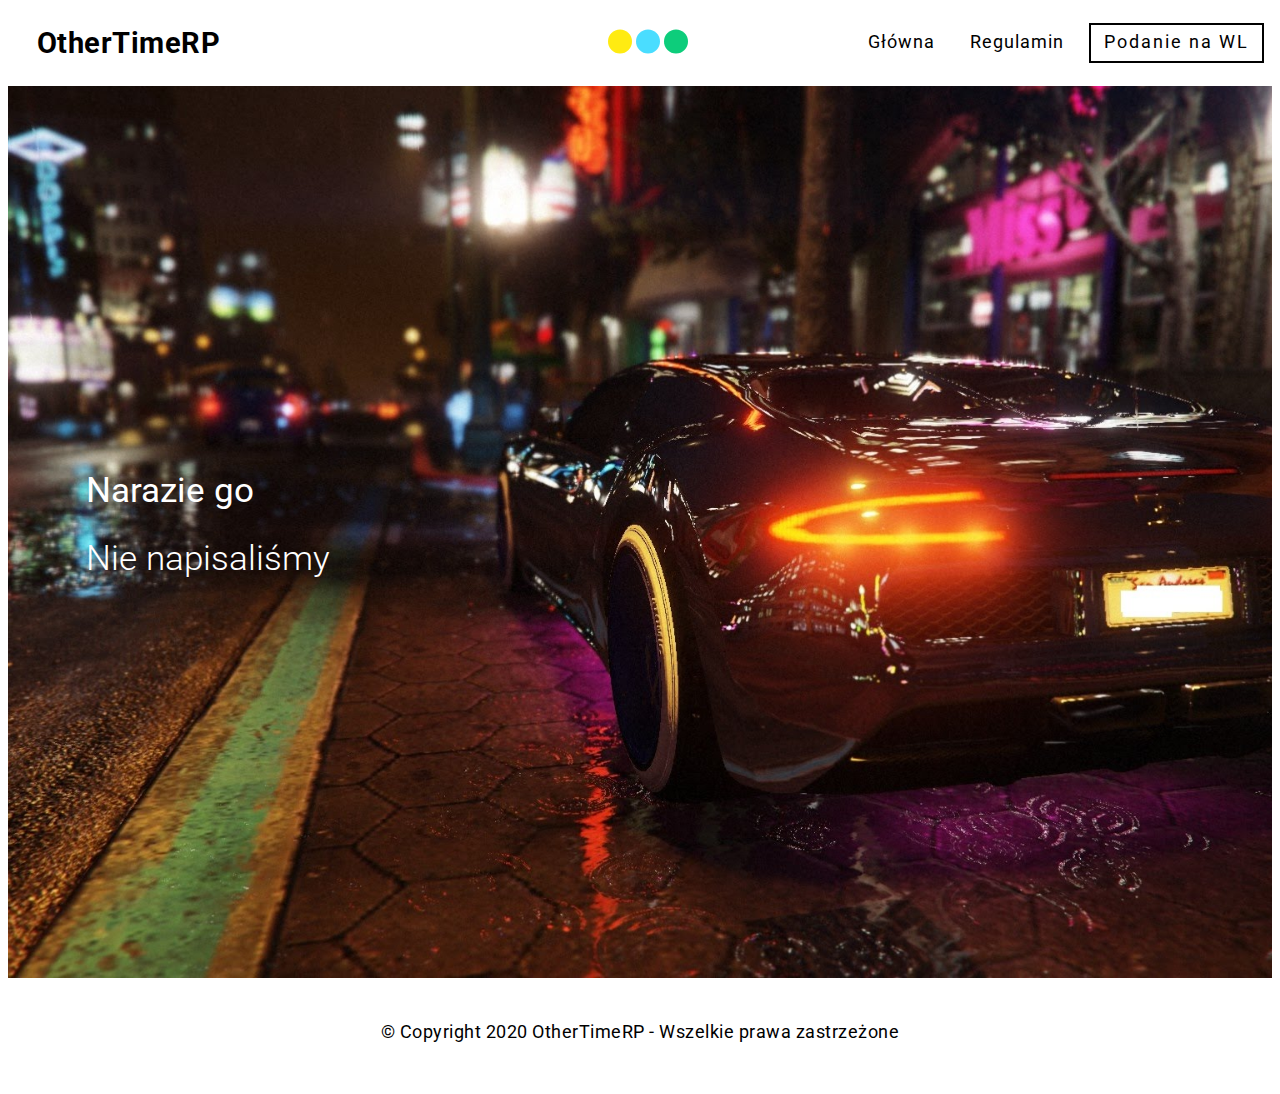
<file: html/regulamin.html>
<!DOCTYPE html>
<html amp >
<head>
  <!-- Site made with Mobirise Website Builder v5.0.16, https://mobirise.com -->
  <meta charset="UTF-8">
  <meta http-equiv="X-UA-Compatible" content="IE=edge">
  <meta name="generator" content="Mobirise v5.0.16, mobirise.com">
  <meta name="viewport" content="width=device-width, initial-scale=1, minimum-scale=1">
  <link rel="shortcut icon" href="assets/images/othertimerp.png" type="image/x-icon">
  <meta name="description" content="">
  <meta name="amp-script-src" content="">
  
  <title>Regulamin</title>
  
<link rel="canonical" href="regulamin.html">
 <style amp-boilerplate>body{-webkit-animation:-amp-start 8s steps(1,end) 0s 1 normal both;-moz-animation:-amp-start 8s steps(1,end) 0s 1 normal both;-ms-animation:-amp-start 8s steps(1,end) 0s 1 normal both;animation:-amp-start 8s steps(1,end) 0s 1 normal both}@-webkit-keyframes -amp-start{from{visibility:hidden}to{visibility:visible}}@-moz-keyframes -amp-start{from{visibility:hidden}to{visibility:visible}}@-ms-keyframes -amp-start{from{visibility:hidden}to{visibility:visible}}@-o-keyframes -amp-start{from{visibility:hidden}to{visibility:visible}}@keyframes -amp-start{from{visibility:hidden}to{visibility:visible}}</style>
<noscript><style amp-boilerplate>body{-webkit-animation:none;-moz-animation:none;-ms-animation:none;animation:none}</style></noscript>
<link href="https://fonts.googleapis.com/css?family=Roboto:100,100i,300,300i,400,400i,500,500i,700,700i,900,900i&subset=cyrillic&display=swap" rel="stylesheet">
 
 <style amp-custom> 
div,span,h1,h2,h3,h4,h5,h6,p,blockquote,a,ol,ul,li,figcaption,textarea,input{font: inherit;}*{-webkit-box-sizing: border-box;box-sizing: border-box;outline: none;}*:focus{outline: none;}body{position: relative;font-style: normal;line-height: 1;color: #3f485d;}section{background-color: #eeeeee;background-position: 50% 50%;background-repeat: no-repeat;background-size: cover;overflow: hidden;padding: 30px 0;}h1,h2,h3,h4,h5,h6{margin: 0;padding: 0;}p,li,blockquote{letter-spacing: 0.5px;line-height: 1.7;}ul,ol,blockquote,p{margin-bottom: 0;margin-top: 0;}a{cursor: pointer;}a,a:hover{text-decoration: none;}a.mbr-iconfont:hover{text-decoration: none;}h1,h2,h3,h4,h5,h6,.display-1,.display-2,.display-4,.display-5,.display-7{word-break: break-word;word-wrap: break-word;}b,strong{font-weight: bold;}blockquote{padding: 10px 0 10px 20px;position: relative;border-left: 3px solid;}input:-webkit-autofill,input:-webkit-autofill:hover,input:-webkit-autofill:focus,input:-webkit-autofill:active{-webkit-transition-delay: 9999s;transition-delay: 9999s;-webkit-transition-property: background-color,color;-o-transition-property: background-color,color;transition-property: background-color,color;}html,body{height: auto;min-height: 100vh;}.mbr-section-title{margin: 0;padding: 0;font-style: normal;line-height: 1.2;width: 100%;}.mbr-section-subtitle{line-height: 1.3;width: 100%;}.mbr-text{font-style: normal;line-height: 1.6;width: 100%;}.mbr-white{color: #ffffff;}.mbr-black{color: #000000;}.align-left{text-align: left;}.align-left .list-item{justify-content: flex-start;}.align-center{text-align: center;}.align-center .list-item{justify-content: center;}.align-right{text-align: right;}.align-right .list-item{justify-content: flex-end;}@media (max-width: 767px){.align-left,.align-center,.align-right{text-align: center;}.align-left .list-item,.align-center .list-item,.align-right .list-item{justify-content: center;}}.mbr-light{font-weight: 300;}.mbr-regular{font-weight: 400;}.mbr-semibold{font-weight: 500;}.mbr-bold{font-weight: 700;}.icons-list a{margin: 0 1rem 0 0;}.icons-list a:last-child{margin: 0;}.mbr-figure{align-self: center;}.hidden{visibility: hidden;}.super-hide{display: none;}.inactive{-webkit-user-select: none;-moz-user-select: none;-ms-user-select: none;user-select: none;pointer-events: none;-webkit-user-drag: none;user-drag: none;}.mbr-overlay{position: absolute;bottom: 0;left: 0;right: 0;top: 0;z-index: 0;}.map-placeholder{display: none;}.google-map,.google-map iframe{position: relative;width: 100%;height: 400px;}amp-img{width: 100%;}amp-img img{max-height: 100%;max-width: 100%;}img.mbr-temp{width: 100%;}.rounded{border-radius: 50%;}.is-builder .nodisplay + img[async],.is-builder .nodisplay + img[decoding="async"],.is-builder amp-img > a + img[async],.is-builder amp-img > a + img[decoding="async"]{display: none;}html:not(.is-builder) amp-img > a{position: absolute;top: 0;bottom: 0;left: 0;right: 0;z-index: 1;}.is-builder .temp-amp-sizer{position: absolute;}.is-builder amp-youtube .temp-amp-sizer,.is-builder amp-vimeo .temp-amp-sizer{position: static;}.mobirise-spinner{position: absolute;top: 50%;left: 40%;margin-left: 10%;-webkit-transform: translate3d(-50%,-50%,0);z-index: 4;}.mobirise-spinner em{width: 24px;height: 24px;background: #3ac;border-radius: 100%;display: inline-block;-webkit-animation: slide 1s infinite;}.mobirise-spinner em:nth-child(1){-webkit-animation-delay: 0.1s;}.mobirise-spinner em:nth-child(2){-webkit-animation-delay: 0.2s;}.mobirise-spinner em:nth-child(3){-webkit-animation-delay: 0.3s;}@-moz-keyframes slide{0%{-webkit-transform: scale(1);}50%{opacity: 0.3;-webkit-transform: scale(2);}100%{-webkit-transform: scale(1);}}@-webkit-keyframes slide{0%{-webkit-transform: scale(1);}50%{opacity: 0.3;-webkit-transform: scale(2);}100%{-webkit-transform: scale(1);}}@-o-keyframes slide{0%{-webkit-transform: scale(1);}50%{opacity: 0.3;-webkit-transform: scale(2);}100%{-webkit-transform: scale(1);}}@keyframes slide{0%{-webkit-transform: scale(1);}50%{opacity: 0.3;-webkit-transform: scale(2);}100%{-webkit-transform: scale(1);}}.mobirise-loader .amp-active > div{display: none;}.iconfont-wrapper{display: inline-block;}.mbr-flex{display: flex;}.flex-wrap{flex-wrap: wrap;}.mbr-jc-s{justify-content: flex-start;}.mbr-jc-c{justify-content: center;}.mbr-jc-e{justify-content: flex-end;}.mbr-row-reverse{flex-direction: row-reverse;}.mbr-column{flex-direction: column;}amp-img,img{height: 100%;width: 100%;}.hidden-slide{display: none;}.visible-slide{display: flex;}section,.container,.container-fluid{position: relative;word-wrap: break-word;}.mbr-fullscreen .mbr-overlay{min-height: 100vh;}.mbr-fullscreen{display: flex;align-items: center;height: 100vh;min-height: 100vh;padding: 3rem 0;}.container{padding: 0 1rem;width: 100%;margin-right: auto;margin-left: auto;}@media (max-width: 767px){.container{max-width: 540px;}} @media (min-width: 768px){.container{max-width: 720px;}} @media (min-width: 992px){.container{max-width: 960px;}} @media (min-width: 1200px){.container{max-width: 1140px;}}.container-fluid{width: 100%;padding: 0 1rem;}.btn{position: relative;font-weight: 400;margin: 0.4rem 0.5rem;border: 2px solid;font-style: normal;white-space: normal;transition: all 0.3s ease-in-out,box-shadow 2s ease-in-out,-webkit-box-shadow 2s ease-in-out;display: inline-flex;align-items: center;justify-content: center;word-break: break-word;line-height: 1;letter-spacing: 2px;}.btn-form{padding: 1rem 2rem;}.btn-form:hover{cursor: pointer;}.btn{padding: 1rem 2rem;border-radius: 0px;}.btn-sm{padding: 0.6rem 0.8rem;border-radius: 0px;}.btn-md{padding: 1rem 2rem;border-radius: 0px;}.btn-lg{padding: 1.2rem 3.2rem;border-radius: 0px;}form .btn,form .mbr-section-btn{margin: 0;}.note-popover .btn:after{display: none;}.mbr-section-btn{margin: 0 -0.25rem;font-size: 0;}nav .mbr-section-btn{margin-left: 0rem;margin-right: 0rem;}.btn .mbr-iconfont,.btn.btn-md .mbr-iconfont{cursor: pointer;margin: 0 0.8rem 0 0;}.btn-sm .mbr-iconfont{margin: 0 0.5rem 0 0;}[type="submit"]{-webkit-appearance: none;}section.menu{min-height: 70px;overflow: visible;padding: 0;}.menu-container{display: flex;-webkit-box-pack: justify;-ms-flex-pack: justify;justify-content: space-between;align-items: center;min-height: 70px;}@media (max-width: 991px){.menu-container{max-width: 100%;padding: 0.5rem 1rem;}} @media (max-width: 767px){.menu-container{padding: 0.5rem 1rem;}}.navbar{z-index: 100;width: 100%;position: absolute;}.navbar-fixed-top{position: fixed;top: 0;}.navbar-brand{display: flex;align-items: center;word-break: break-word;z-index: 1;}.navbar-logo{margin: 0 0.8rem 0 0;}@media (max-width: 767px){.navbar-logo amp-img{max-height: 35px;max-width: 35px;}}.navbar-caption-wrap{display: flex;}.navbar .navbar-collapse{display: flex;-ms-flex-preferred-size: auto;flex-basis: auto;align-items: center;justify-content: flex-end;}@media (max-width: 991px){.navbar .navbar-collapse{display: none;position: absolute;top: 0;right: 0;height: 100vh;overflow-y: auto;padding: 70px 2rem 1rem;z-index: 1;}}@media (max-width: 991px){.navbar.opened .navbar-collapse.show,.navbar.opened .navbar-collapse.collapsing{display: block;}.is-builder .navbar-collapse{position: fixed;}}.navbar-nav{list-style-type: none;display: flex;flex-wrap: wrap;padding-left: 0;min-width: 10rem;}@media (max-width: 991px){.navbar-nav{flex-direction: column;}} .navbar-nav .mbr-iconfont{margin: 0 0.2rem 0 0;}.nav-item{word-break: break-all;}.nav-link{display: flex;align-items: center;justify-content: center;}.nav-link,.navbar-caption{transition: all 0.2s;letter-spacing: 1px;}.nav-dropdown .dropdown-menu{min-width: 10rem;position: absolute;left: 0;padding: 1.25rem 0;}.nav-dropdown .dropdown-menu .dropdown-item{line-height: 2;display: flex;justify-content: center;align-items: center;padding: 0.25rem 1.5rem;white-space: nowrap;}.nav-dropdown .dropdown-menu .dropdown{position: relative;}.dropdown-menu .dropdown:hover > .dropdown-menu{opacity: 1;pointer-events: all;}.nav-dropdown .dropdown-submenu{top: 0;left: 100%;margin: 0;}.nav-item.dropdown{position: relative;}.nav-item.dropdown .dropdown-menu{opacity: 0;pointer-events: none;}.nav-item.dropdown:hover > .dropdown-menu{opacity: 1;pointer-events: all;}.link.dropdown-toggle:after{content: "";margin-left: 0.25rem;border-top: 0.35em solid;border-right: 0.35em solid transparent;border-left: 0.35em solid transparent;border-bottom: 0;}.navbar .dropdown.open > .dropdown-menu{display: block;}@media (max-width: 991px){.is-builder .nav-dropdown .dropdown-menu{position: relative;}.nav-dropdown .dropdown-submenu{left: 0;}.nav-dropdown .dropdown-menu .dropdown-item{padding: 0.25rem 1.5rem;margin: 0;justify-content: center;}.nav-dropdown .dropdown-menu .dropdown-item:after{right: auto;}.navbar.opened .dropdown-menu{top: 0;}.dropdown-toggle[data-toggle="dropdown-submenu"]:after{content: "";margin-left: 0.25rem;border-top: 0.35em solid;border-right: 0.35em solid transparent;border-left: 0.35em solid transparent;border-bottom: 0;top: 55%;}}.navbar-buttons{display: flex;flex-wrap: wrap;align-items: center;justify-content: center;}@media (max-width: 991px){.navbar-buttons{flex-direction: column;}}.menu-social-list{display: flex;align-items: center;justify-content: center;flex-wrap: wrap;}.menu-social-list a{margin: 0 0.5rem;}.menu-social-list a span{font-size: 1.5rem;}button.navbar-toggler{position: absolute;right: 20px;top: 25px;width: 31px;height: 20px;cursor: pointer;transition: all .2s;-ms-flex-item-align: center;-ms-grid-row-align: center;align-self: center;}.hamburger span{position: absolute;right: 0;width: 30px;height: 2px;border-right: 5px;}.hamburger span:nth-child(1){top: 0;transition: all .2s;}.hamburger span:nth-child(2){top: 8px;transition: all .15s;}.hamburger span:nth-child(3){top: 8px;transition: all .15s;}.hamburger span:nth-child(4){top: 16px;transition: all .2s;}nav.opened .navbar-toggler:not(.hide) .hamburger span:nth-child(4),nav.opened .navbar-toggler:not(.hide) .hamburger span:nth-child(1){top: 8px;width: 0;opacity: 0;right: 50%;transition: all .2s;}nav.opened .navbar-toggler:not(.hide) .hamburger span:nth-child(2){transform: rotate(-45deg);transition: all .25s;}nav.opened .navbar-toggler:not(.hide) .hamburger span:nth-child(3){transform: rotate(45deg);transition: all .25s;}.ampstart-btn.hamburger{position: absolute;top: 25px;right: 20px;margin-left: auto;height: 20px;width: 30px;background: none;border: none;cursor: pointer;z-index: 1000;}@media (min-width: 992px){.ampstart-btn,amp-sidebar{display: none;}.dropdown-menu .dropdown-toggle:after{content: "";border-bottom: 0.35em solid transparent;border-left: 0.35em solid;border-right: 0;border-top: 0.35em solid transparent;margin-left: 0.3rem;margin-top: -0.3077em;position: absolute;right: 1.1538em;top: 50%;}}.close-sidebar{width: 30px;height: 30px;position: relative;cursor: pointer;background-color: transparent;border: none;}.close-sidebar span{position: absolute;left: 0;width: 30px;height: 2px;border-right: 5px;top: 14px;}.close-sidebar span:nth-child(1){transform: rotate(-45deg);}.close-sidebar span:nth-child(2){transform: rotate(45deg);}.builder-sidebar{position: relative;height: 100vh;overflow-y: auto;min-width: 10rem;z-index: 1030;padding: 1rem 2rem;max-width: 20rem;}.builder-sidebar .dropdown:hover > .dropdown-menu{position: relative;text-align: center;}section.sidebar-open:before{content: '';position: fixed;top: 0;bottom: 0;right: 0;left: 0;background-color: rgba(0,0,0,0.2);z-index: 1040;}.is-builder section.horizontal-menu .ampstart-btn{display: none;}.is-builder section.horizontal-menu .dropdown-menu{z-index: auto;opacity: 1;pointer-events: auto;}.is-builder .menu{overflow: visible;}#sidebar{background-color: transparent;}.card-title{margin: 0;}.card{position: relative;background-color: transparent;border: none;border-radius: 0;width: 100%;padding: 0 1rem;}@media (max-width: 767px){.card:not(.last-child){padding-bottom: 30px;}} .card .card-img{width: auto;border-radius: 0;}.card .card-wrapper{height: 100%;}@media (max-width: 767px){.card .card-wrapper{flex-direction: column;}} .card img{height: 100%;-o-object-fit: cover;object-fit: cover;-o-object-position: center;object-position: center;}.card-inner,.items-list{display: flex;flex-direction: column;}.items-list{list-style-type: none;padding: 0;}.items-list .list-item{padding: 1rem 2rem;}.card-head{padding: 1.5rem 2rem;}.card-price-wrap{padding: 1rem 2rem;}.card-button{padding: 1rem;margin: 0;}.timeline-wrap{position: relative;}.timeline-wrap .iconBackground{position: absolute;left: 50%;width: 20px;height: 20px;line-height: 30px;text-align: center;border-radius: 50%;font-size: 30px;display: inline-block;background-color: #000000;top: 20px;margin: 0 0 0 -10px;}@media (max-width: 767px){.timeline-wrap .iconBackground{left: 0;}}.separline{position: relative;}@media (max-width: 767px){.separline:not(.last-child){padding-bottom: 2rem;}} .separline:before{position: absolute;content: "";width: 2px;background-color: #000000;left: calc(50% - 1px);height: calc(100% - 20px);top: 40px;}@media (max-width: 767px){.separline:before{left: 0;}}.gallery-img-wrap{position: relative;height: 100%;}.gallery-img-wrap:hover{cursor: pointer;}.gallery-img-wrap:hover .icon-wrap,.gallery-img-wrap:hover .caption-on-hover{opacity: 1;}.gallery-img-wrap:hover:after{opacity: .5;}.gallery-img-wrap amp-img{height: 100%;}.gallery-img-wrap:after{content: "";position: absolute;top: 0;bottom: 0;left: 0;right: 0;background: #000;opacity: 0;transition: opacity 0.2s;pointer-events: none;}.gallery-img-wrap .icon-wrap,.gallery-img-wrap .img-caption{z-index: 3;pointer-events: none;position: absolute;}.gallery-img-wrap .icon-wrap,.gallery-img-wrap .caption-on-hover{opacity: 0;transition: opacity 0.2s;}.gallery-img-wrap .icon-wrap{left: 50%;top: 50%;transform: translate(-50%,-50%);background-color: #fff;padding: .5rem;border-radius: 50%;}.gallery-img-wrap .amp-iconfont{color: #000;font-size: 1rem;width: 1rem;display: block;}.gallery-img-wrap .img-caption{left: 0;right: 0;}.gallery-img-wrap .img-caption.caption-top{top: 0;}.gallery-img-wrap .img-caption.caption-bottom{bottom: 0;}.gallery-img-wrap .img-caption:not(.caption-on-hover):after{content: "";position: absolute;top: 0;left: 0;right: 0;height: 100%;transition: opacity 0.2s;z-index: -1;pointer-events: none;}@media (max-width: 767px){.gallery-img-wrap:after,.gallery-img-wrap:hover:after,.gallery-img-wrap .icon-wrap{display: none;}.gallery-img-wrap .caption-on-hover{opacity: 1;}}.is-builder .gallery-img-wrap .icon-wrap,.is-builder .gallery-img-wrap .img-caption > *{pointer-events: all;}.amp-carousel-button,.dots-wrapper .dots span{transition: all 0.4s;cursor: pointer;outline: none;}.amp-carousel-button{width: 50px;height: 50px;border-radius: 50%;}.dots-wrapper .dots{display: inline-block;margin: 4px 8px;}.dots-wrapper .dots span{display: block;border-radius: 12px;height: 24px;width: 24px;background-color: #ffffff;border: 10px solid #cccccc;opacity: 0.5;}.dots-wrapper .dots span.current{width: 40px;}.dots-wrapper .dots span:hover,.dots-wrapper .dots span.current{opacity: 1;}.amp-carousel-button-next:after{right: 1rem;}.amp-carousel-button-prev:after{left: 1rem;}button.btn-img{cursor: pointer;}.is-builder .preview button.btn-img{opacity: 0.5;position: relative;pointer-events: none;}amp-image-lightbox,.lightbox{background: rgba(0,0,0,0.8);display: flex;flex-wrap: wrap;align-items: center;justify-content: center;width: 100%;height: 100%;overflow: auto;}amp-image-lightbox a.control,.lightbox a.control{position: absolute;cursor: default;top: 0;right: 0;}amp-image-lightbox .close,.lightbox .close{background: none;border: none;position: absolute;top: 16px;right: 16px;height: 32px;width: 32px;cursor: pointer;z-index: 1000;}amp-image-lightbox .close:before,amp-image-lightbox .close:after,.lightbox .close:before,.lightbox .close:after{position: absolute;top: 0;right: 16px;content: ' ';height: 32px;width: 2px;background-color: #fff;}amp-image-lightbox .close:before,.lightbox .close:before{transform: rotate(45deg);}amp-image-lightbox .close:after,.lightbox .close:after{transform: rotate(-45deg);}amp-image-lightbox .video-block,.lightbox .video-block{width: 100%;}div[submit-success] > *,div[submit-error] > *{padding: 15px;margin-bottom: 1rem;}.form-block{z-index: 1;background-color: transparent;padding: 30px;position: relative;overflow: hidden;}.form-block .mbr-overlay{z-index: -1;}@media (max-width: 991px){.form-block{padding: 15px;}}form input,form textarea,form select{padding: 15px 0.5rem;line-height: 1.45;width: 100%;background: #ffffff;border-width: 1px;border-style: solid;border-color: #767676;border-radius: 0;color: #000000;}form input[type="checkbox"],form input[type="radio"]{border: none;background: none;width: auto;}form .field{padding-bottom: 0.5rem;padding-top: 0.5rem;}form textarea.field-input{height: 200px;}form .fieldset{display: flex;justify-content: center;flex-wrap: wrap;align-items: center;}textarea[type="hidden"]{display: none;}.form-check{margin-bottom: 0;}.form-check-label{padding-left: 0;}.form-check-input{position: relative;margin: 4px;}.form-check-inline{display: inline-flex;align-items: center;padding-left: 0;margin-right: .75rem;}.mbr-row,.mbr-form-row{display: -webkit-box;display: -ms-flexbox;display: flex;-ms-flex-wrap: wrap;flex-wrap: wrap;margin-left: -1rem;margin-right: -1rem;}.mbr-form-row{margin-left: -0.5rem;margin-right: -0.5rem;}.mbr-form-row > [class*="mbr-col"]{padding-left: 0.5rem;padding-right: 0.5rem;}@media (max-width: 767px){.mbr-col,.mbr-col-auto{padding-right: 1rem;padding-left: 1rem;}.mbr-col-sm-12{-ms-flex: 0 0 100%;-webkit-box-flex: 0;flex: 0 0 100%;max-width: 100%;padding-right: 1rem;padding-left: 1rem;}}@media (min-width: 768px){.mbr-col,.mbr-col-auto{padding-right: 1rem;padding-left: 1rem;}.mbr-col-md-2{-ms-flex: 0 0 16.6666666667%;-webkit-box-flex: 0;flex: 0 0 16.6666666667%;max-width: 16.6666666667%;padding-right: 1rem;padding-left: 1rem;}.mbr-col-md-3{-ms-flex: 0 0 25%;-webkit-box-flex: 0;flex: 0 0 25%;max-width: 25%;padding-right: 1rem;padding-left: 1rem;}.mbr-col-md-4{-ms-flex: 0 0 33.3333333333%;-webkit-box-flex: 0;flex: 0 0 33.3333333333%;max-width: 33.3333333333%;padding-right: 1rem;padding-left: 1rem;}.mbr-col-md-5{-ms-flex: 0 0 41.6666666667%;-webkit-box-flex: 0;flex: 0 0 41.6666666667%;max-width: 41.6666666667%;padding-right: 1rem;padding-left: 1rem;}.mbr-col-md-6{-ms-flex: 0 0 50%;-webkit-box-flex: 0;flex: 0 0 50%;max-width: 50%;padding-right: 1rem;padding-left: 1rem;}.mbr-col-md-7{-ms-flex: 0 0 58.3333333333%;-webkit-box-flex: 0;flex: 0 0 58.3333333333%;max-width: 58.3333333333%;padding-right: 1rem;padding-left: 1rem;}.mbr-col-md-8{-ms-flex: 0 0 66.6666666667%;-webkit-box-flex: 0;flex: 0 0 66.6666666667%;max-width: 66.6666666667%;padding-right: 1rem;padding-left: 1rem;}.mbr-col-md-10{-ms-flex: 0 0 83.3333333333%;-webkit-box-flex: 0;flex: 0 0 83.3333333333%;max-width: 83.3333333333%;padding-right: 1rem;padding-left: 1rem;}.mbr-col-md-12{-ms-flex: 0 0 100%;-webkit-box-flex: 0;flex: 0 0 100%;max-width: 100%;padding-right: 1rem;padding-left: 1rem;}}.mbr-col{-ms-flex: 1 1 auto;-webkit-box-flex: 1;flex: 1 1 auto;max-width: 100%;}.mbr-col-auto{-ms-flex: 0 0 auto;flex: 0 0 auto;width: auto;}@media (min-width: 992px){.mbr-col,.mbr-col-auto{padding-right: 1rem;padding-left: 1rem;}.mbr-col-lg-2{-ms-flex: 0 0 16.6666666667%;-webkit-box-flex: 0;flex: 0 0 16.6666666667%;max-width: 16.6666666667%;padding-right: 1rem;padding-left: 1rem;}.mbr-col-lg-3{-ms-flex: 0 0 25%;-webkit-box-flex: 0;flex: 0 0 25%;max-width: 25%;padding-right: 1rem;padding-left: 1rem;}.mbr-col-lg-4{-ms-flex: 0 0 33.3333333333%;-webkit-box-flex: 0;flex: 0 0 33.3333333333%;max-width: 33.3333333333%;padding-right: 1rem;padding-left: 1rem;}.mbr-col-lg-5{-ms-flex: 0 0 41.6666666667%;-webkit-box-flex: 0;flex: 0 0 41.6666666667%;max-width: 41.6666666667%;padding-right: 1rem;padding-left: 1rem;}.mbr-col-lg-6{-ms-flex: 0 0 50%;-webkit-box-flex: 0;flex: 0 0 50%;max-width: 50%;padding-right: 1rem;padding-left: 1rem;}.mbr-col-lg-7{-ms-flex: 0 0 58.3333333333%;-webkit-box-flex: 0;flex: 0 0 58.3333333333%;max-width: 58.3333333333%;padding-right: 1rem;padding-left: 1rem;}.mbr-col-lg-8{-ms-flex: 0 0 66.6666666667%;-webkit-box-flex: 0;flex: 0 0 66.6666666667%;max-width: 66.6666666667%;padding-right: 1rem;padding-left: 1rem;}.mbr-col-lg-9{-ms-flex: 0 0 75%;-webkit-box-flex: 0;flex: 0 0 75%;max-width: 75%;padding-right: 1rem;padding-left: 1rem;}.mbr-col-lg-10{-ms-flex: 0 0 83.3333333333%;-webkit-box-flex: 0;flex: 0 0 83.3333333333%;max-width: 83.3333333333%;padding-right: 1rem;padding-left: 1rem;}.mbr-col-lg-12{-ms-flex: 0 0 100%;-webkit-box-flex: 0;flex: 0 0 100%;max-width: 100%;padding-right: 1rem;padding-left: 1rem;}}@media (min-width: 992px){.lg-pb{padding-bottom: 3rem;}}@media (max-width: 991px){.md-pb{padding-bottom: 3rem;}}.mbr-pt-1,.mbr-py-1{padding-top: 10px;}.mbr-pb-1,.mbr-py-1{padding-bottom: 10px;}.mbr-px-1{padding-left: 10px;padding-right: 10px;}.mbr-p-1{padding: 10px;}.mbr-pt-2,.mbr-py-2{padding-top: 1rem;}.mbr-pb-2,.mbr-py-2{padding-bottom: 1rem;}.mbr-px-2{padding-left: 1rem;padding-right: 1rem;}.mbr-p-2{padding: 1rem;}.mbr-pt-3,.mbr-py-3{padding-top: 25px;}.mbr-pb-3,.mbr-py-3{padding-bottom: 25px;}.mbr-px-3{padding-left: 25px;padding-right: 25px;}.mbr-p-3{padding: 25px;}.mbr-pt-4,.mbr-py-4{padding-top: 2rem;}.mbr-pb-4,.mbr-py-4{padding-bottom: 2rem;}.mbr-px-4{padding-left: 2rem;padding-right: 2rem;}.mbr-p-4{padding: 2rem;}.mbr-pt-5,.mbr-py-5{padding-top: 3rem;}.mbr-pb-5,.mbr-py-5{padding-bottom: 3rem;}.mbr-px-5{padding-left: 3rem;padding-right: 3rem;}.mbr-p-5{padding: 3rem;}@media (max-width: 991px){.mbr-py-4,.mbr-py-5{padding-top: 1rem;padding-bottom: 1rem;}.mbr-px-4,.mbr-px-5{padding-left: 1rem;padding-right: 1rem;}.mbr-p-3,.mbr-p-4,.mbr-p-5{padding: 1rem;}}.mbr-ml-auto{margin-left: auto;}.mbr-mr-auto{margin-right: auto;}.mbr-m-auto{margin: auto;}#scrollToTopMarker{position: absolute;width: 0px;height: 0px;top: 300px;}#scrollToTopButton{position: fixed;bottom: 25px;right: 25px;opacity: .4;z-index: 5000;font-size: 32px;height: 60px;width: 60px;border: none;border-radius: 3px;cursor: pointer;}#scrollToTopButton:focus{outline: none;}#scrollToTopButton a:before{content: '';position: absolute;height: 40%;top: 36%;width: 2px;left: calc(50% - 1px);}#scrollToTopButton a:after{content: '';position: absolute;border-top: 2px solid;border-right: 2px solid;width: 40%;height: 40%;left: calc(30% - 1px);bottom: 30%;transform: rotate(-45deg);}.is-builder #scrollToTopButton a:after{left: 30%;}a{font-style: normal;font-weight: 400;}@media (max-width: 767px){.mbr-section-btn,.mbr-section-title{text-align: center;}}
body{font-family: Roboto;}blockquote{border-color: #ffeb12;}div[submit-success] > *{background: #0dcd7b;color: #000000;}div[submit-error] > *{background: #a0a0a0;color: #ffffff;}.display-1{font-family: 'Roboto',sans-serif;font-size: 4.5rem;}.display-2{font-family: 'Roboto',sans-serif;font-size: 2.2rem;}.display-4{font-family: 'Roboto',sans-serif;font-size: 0.9rem;}.display-5{font-family: 'Roboto',sans-serif;font-size: 1.8rem;}.display-7{font-family: 'Roboto',sans-serif;font-size: 1.1rem;}.display-1 .mbr-iconfont-btn{font-size: 4.5rem;width: 4.5rem;}.display-2 .mbr-iconfont-btn{font-size: 2.2rem;width: 2.2rem;}.display-4 .mbr-iconfont-btn{font-size: 0.9rem;width: 0.9rem;}.display-5 .mbr-iconfont-btn{font-size: 1.8rem;width: 1.8rem;}.display-7 .mbr-iconfont-btn{font-size: 1.1rem;width: 1.1rem;}@media (max-width: 768px){.display-1{font-size: 3.6rem;font-size: calc( 2.225rem + (4.5 - 2.225) * ((100vw - 20rem) / (48 - 20)));line-height: calc( 1.4 * (2.225rem + (4.5 - 2.225) * ((100vw - 20rem) / (48 - 20))));}.display-2{font-size: 1.76rem;font-size: calc( 1.42rem + (2.2 - 1.42) * ((100vw - 20rem) / (48 - 20)));line-height: calc( 1.4 * (1.42rem + (2.2 - 1.42) * ((100vw - 20rem) / (48 - 20))));}.display-4{font-size: 0.72rem;font-size: calc( 0.965rem + (0.9 - 0.965) * ((100vw - 20rem) / (48 - 20)));line-height: calc( 1.4 * (0.965rem + (0.9 - 0.965) * ((100vw - 20rem) / (48 - 20))));}.display-5{font-size: 1.44rem;font-size: calc( 1.28rem + (1.8 - 1.28) * ((100vw - 20rem) / (48 - 20)));line-height: calc( 1.4 * (1.28rem + (1.8 - 1.28) * ((100vw - 20rem) / (48 - 20))));}}.bg-primary{background-color: #ffeb12;}.bg-success{background-color: #0dcd7b;}.bg-info{background-color: #8282e7;}.bg-warning{background-color: #767676;}.bg-danger{background-color: #a0a0a0;}.btn-primary,.btn-primary:active,.btn-primary.active{background-color: #ffeb12;border-color: #ffeb12;color: #121000;}.btn-primary:hover,.btn-primary:focus,.btn-primary.focus{color: #121000;background-color: #c4b400;border-color: #c4b400;}.btn-primary.disabled,.btn-primary:disabled{color: #121000;background-color: #c4b400;border-color: #c4b400;}.btn-secondary,.btn-secondary:active,.btn-secondary.active{background-color: #4addff;border-color: #4addff;color: #003c4a;}.btn-secondary:hover,.btn-secondary:focus,.btn-secondary.focus{color: #003c4a;background-color: #00cdfd;border-color: #00cdfd;}.btn-secondary.disabled,.btn-secondary:disabled{color: #003c4a;background-color: #00cdfd;border-color: #00cdfd;}.btn-info,.btn-info:active,.btn-info.active{background-color: #8282e7;border-color: #8282e7;color: #ffffff;}.btn-info:hover,.btn-info:focus,.btn-info.focus{color: #ffffff;background-color: #4242db;border-color: #4242db;}.btn-info.disabled,.btn-info:disabled{color: #ffffff;background-color: #4242db;border-color: #4242db;}.btn-success,.btn-success:active,.btn-success.active{background-color: #0dcd7b;border-color: #0dcd7b;color: #ffffff;}.btn-success:hover,.btn-success:focus,.btn-success.focus{color: #ffffff;background-color: #088550;border-color: #088550;}.btn-success.disabled,.btn-success:disabled{color: #ffffff;background-color: #088550;border-color: #088550;}.btn-warning,.btn-warning:active,.btn-warning.active{background-color: #767676;border-color: #767676;color: #ffffff;}.btn-warning:hover,.btn-warning:focus,.btn-warning.focus{color: #ffffff;background-color: #505050;border-color: #505050;}.btn-warning.disabled,.btn-warning:disabled{color: #ffffff;background-color: #505050;border-color: #505050;}.btn-danger,.btn-danger:active,.btn-danger.active{background-color: #a0a0a0;border-color: #a0a0a0;color: #ffffff;}.btn-danger:hover,.btn-danger:focus,.btn-danger.focus{color: #ffffff;background-color: #7a7a7a;border-color: #7a7a7a;}.btn-danger.disabled,.btn-danger:disabled{color: #ffffff;background-color: #7a7a7a;border-color: #7a7a7a;}.btn-black,.btn-black:active,.btn-black.active{background-color: #333333;border-color: #333333;color: #ffffff;}.btn-black:hover,.btn-black:focus,.btn-black.focus{color: #ffffff;background-color: #0d0d0d;border-color: #0d0d0d;}.btn-black.disabled,.btn-black:disabled{color: #ffffff;background-color: #0d0d0d;border-color: #0d0d0d;}.btn-white,.btn-white:active,.btn-white.active{background-color: #ffffff;border-color: #ffffff;color: #808080;}.btn-white:hover,.btn-white:focus,.btn-white.focus{color: #808080;background-color: #d9d9d9;border-color: #d9d9d9;}.btn-white.disabled,.btn-white:disabled{color: #808080;background-color: #d9d9d9;border-color: #d9d9d9;}.btn-white,.btn-white:active,.btn-white.active{color: #333333;}.btn-white:hover,.btn-white:focus,.btn-white.focus{color: #333333;}.btn-white.disabled,.btn-white:disabled{color: #333333;}.btn-primary-outline,.btn-primary-outline:active,.btn-primary-outline.active{background: none;border-color: #ab9d00;color: #ab9d00;}.btn-primary-outline:hover,.btn-primary-outline:focus,.btn-primary-outline.focus{color: #121000;background-color: #ffeb12;border-color: #ffeb12;}.btn-primary-outline.disabled,.btn-primary-outline:disabled{color: #121000;background-color: #ffeb12;border-color: #ffeb12;}.btn-secondary-outline,.btn-secondary-outline:active,.btn-secondary-outline.active{background: none;border-color: #00b8e3;color: #00b8e3;}.btn-secondary-outline:hover,.btn-secondary-outline:focus,.btn-secondary-outline.focus{color: #003c4a;background-color: #4addff;border-color: #4addff;}.btn-secondary-outline.disabled,.btn-secondary-outline:disabled{color: #003c4a;background-color: #4addff;border-color: #4addff;}.btn-info-outline,.btn-info-outline:active,.btn-info-outline.active{background: none;border-color: #2c2cd7;color: #2c2cd7;}.btn-info-outline:hover,.btn-info-outline:focus,.btn-info-outline.focus{color: #ffffff;background-color: #8282e7;border-color: #8282e7;}.btn-info-outline.disabled,.btn-info-outline:disabled{color: #ffffff;background-color: #8282e7;border-color: #8282e7;}.btn-success-outline,.btn-success-outline:active,.btn-success-outline.active{background: none;border-color: #076d41;color: #076d41;}.btn-success-outline:hover,.btn-success-outline:focus,.btn-success-outline.focus{color: #ffffff;background-color: #0dcd7b;border-color: #0dcd7b;}.btn-success-outline.disabled,.btn-success-outline:disabled{color: #ffffff;background-color: #0dcd7b;border-color: #0dcd7b;}.btn-warning-outline,.btn-warning-outline:active,.btn-warning-outline.active{background: none;border-color: #434343;color: #434343;}.btn-warning-outline:hover,.btn-warning-outline:focus,.btn-warning-outline.focus{color: #ffffff;background-color: #767676;border-color: #767676;}.btn-warning-outline.disabled,.btn-warning-outline:disabled{color: #ffffff;background-color: #767676;border-color: #767676;}.btn-danger-outline,.btn-danger-outline:active,.btn-danger-outline.active{background: none;border-color: #6d6d6d;color: #6d6d6d;}.btn-danger-outline:hover,.btn-danger-outline:focus,.btn-danger-outline.focus{color: #ffffff;background-color: #a0a0a0;border-color: #a0a0a0;}.btn-danger-outline.disabled,.btn-danger-outline:disabled{color: #ffffff;background-color: #a0a0a0;border-color: #a0a0a0;}.btn-black-outline,.btn-black-outline:active,.btn-black-outline.active{background: none;border-color: #000000;color: #000000;}.btn-black-outline:hover,.btn-black-outline:focus,.btn-black-outline.focus{color: #ffffff;background-color: #333333;border-color: #333333;}.btn-black-outline.disabled,.btn-black-outline:disabled{color: #ffffff;background-color: #333333;border-color: #333333;}.btn-white-outline,.btn-white-outline:active,.btn-white-outline.active{background: none;border-color: #ffffff;color: #ffffff;}.btn-white-outline:hover,.btn-white-outline:focus,.btn-white-outline.focus{color: #333333;background-color: #ffffff;border-color: #ffffff;}.text-primary{color: #ffeb12;}.text-secondary{color: #4addff;}.text-success{color: #0dcd7b;}.text-info{color: #8282e7;}.text-warning{color: #767676;}.text-danger{color: #a0a0a0;}.text-white{color: #ffffff;}.text-black{color: #000000;}a.text-primary:hover,a.text-primary:focus{color: #ab9d00;}a.text-secondary:hover,a.text-secondary:focus{color: #00b8e3;}a.text-success:hover,a.text-success:focus{color: #076d41;}a.text-info:hover,a.text-info:focus{color: #2c2cd7;}a.text-warning:hover,a.text-warning:focus{color: #434343;}a.text-danger:hover,a.text-danger:focus{color: #6d6d6d;}a.text-white:hover,a.text-white:focus{color: #b3b3b3;}a.text-black:hover,a.text-black:focus{color: #4d4d4d;}.alert-success{background-color: #0dcd7b;}.alert-info{background-color: #8282e7;}.alert-warning{background-color: #767676;}.alert-danger{background-color: #a0a0a0;}a,a:hover{color: #ffeb12;}.mbr-plan-header.bg-primary .mbr-plan-subtitle,.mbr-plan-header.bg-primary .mbr-plan-price-desc{color: #fffcde;}.mbr-plan-header.bg-success .mbr-plan-subtitle,.mbr-plan-header.bg-success .mbr-plan-price-desc{color: #acfad9;}.mbr-plan-header.bg-info .mbr-plan-subtitle,.mbr-plan-header.bg-info .mbr-plan-price-desc{color: #ffffff;}.mbr-plan-header.bg-warning .mbr-plan-subtitle,.mbr-plan-header.bg-warning .mbr-plan-price-desc{color: #b6b6b6;}.mbr-plan-header.bg-danger .mbr-plan-subtitle,.mbr-plan-header.bg-danger .mbr-plan-price-desc{color: #e0e0e0;}.mobirise-spinner em:nth-child(1){background: #ffeb12;}.mobirise-spinner em:nth-child(2){background: #4addff;}.mobirise-spinner em:nth-child(3){background: #0dcd7b;}#scrollToTopMarker{display: none;}#scrollToTopButton{background-color: #4ea2e3;}#scrollToTopButton a:before{background: #ffffff;}#scrollToTopButton a:after{border-top-color: #ffffff;border-right-color: #ffffff;}.cid-s7lEGZhoEI{min-height: 80px;}.cid-s7lEGZhoEI .brand-name{color: #000000;margin: 0;}.cid-s7lEGZhoEI .hamburger span,.cid-s7lEGZhoEI .close-sidebar span{background: #4ea2e3;}.cid-s7lEGZhoEI .nav-dropdown .dropdown-menu .dropdown-item{font-weight: 400;width: 100%;text-align: inherit;}.cid-s7lEGZhoEI .navbar{min-height: 80px;background: #ffffff;}@media (max-width: 991px){.cid-s7lEGZhoEI .navbar .navbar-brand{flex-shrink: initial;}}.cid-s7lEGZhoEI .navbar-brand{flex-shrink: 0;margin-right: 0;padding: 0;}@media (min-width: 992px){.cid-s7lEGZhoEI .navbar-expand-lg .navbar-nav .nav-link{padding: 0;}.cid-s7lEGZhoEI .navbar-nav .nav-link{margin: .667em 1em;}}.cid-s7lEGZhoEI .navbar-dropdown{padding: .5rem 0;}.cid-s7lEGZhoEI .builder-sidebar,.cid-s7lEGZhoEI .collapse,.cid-s7lEGZhoEI .navbar.navbar-expand-lg .dropdown .dropdown-menu{background-color: #ffffff;}@media (max-width: 991px){.cid-s7lEGZhoEI .navbar-nav a{padding: 0.5rem 0;margin: 0 0 10px;}}.cid-s7lEGZhoEI .close-sidebar:focus{outline: 2px auto #ffeb12;}.cid-s7lEGZhoEI amp-img{height: 45px;width: 45px;}.cid-s7lEGZhoEI amp-img img{object-fit: contain;}.cid-s7lOyEIaGq{background-image: url("assets/images/gta-5.jpg");}.cid-s7lOyEIaGq .mbr-section-title{color: #ffffff;}.cid-s7lOyEIaGq .mbr-section-subtitle,.cid-s7lOyEIaGq .mbr-section-btn{color: #ffffff;}.cid-s7m0IT89oG{padding-top: 30px;padding-bottom: 30px;background-color: #ffffff;}.cid-s7m0IT89oG .mbr-text{color: #000000;}
.engine{position: absolute;text-indent: -2400px;text-align: center;padding: 0;top: 0;left: -2400px;}[class*="-iconfont"]{display: inline-flex;}</style>
 
  <script async  src="https://cdn.ampproject.org/v0.js"></script>
  <script async custom-element="amp-analytics" src="https://cdn.ampproject.org/v0/amp-analytics-0.1.js"></script>
  <script async custom-element="amp-sidebar" src="https://cdn.ampproject.org/v0/amp-sidebar-0.1.js"></script>
  
  
  
</head>
<body><amp-sidebar id="sidebar" class="cid-s7lEGZhoEI" layout="nodisplay" side="right">
        <div class="builder-sidebar" id="builder-sidebar">
            <button on="tap:sidebar.close" class="close-sidebar">
                <span></span>
                <span></span>
            </button>
        
            
            <ul class="navbar-nav nav-dropdown" data-app-modern-menu="true"><li class="nav-item"><a class="nav-link link text-black display-7" href="index.html">Główna</a></li><li class="nav-item"><a class="nav-link link text-black display-7" href="regulamin.html">Regulamin</a></li></ul>
            
            <div class="navbar-buttons mbr-section-btn align-center"><a class="btn btn-sm btn-black-outline display-7" href="podania_wl.html">Podanie na WL</a></div>
      </div>
    </amp-sidebar>
  
  <section class="menu horizontal-menu cid-s7lEGZhoEI" id="menu2-a">

    
    

    <nav class="navbar navbar-dropdown navbar-expand-lg navbar-fixed-top">
       <div class="menu-container container-fluid"> 
      <div class="navbar-brand">
          <span class="navbar-logo">
              <amp-img src="assets/images/othertimerp.png" layout="responsive" width="44.92320819112628" height="45" alt="Mobirise" class="mobirise-loader">
                  <div placeholder="" class="placeholder">
                                <div class="mobirise-spinner">
                                    <em></em>
                                    <em></em>
                                    <em></em>
                                </div></div>
                  
              </amp-img>
          </span>
          <p class="brand-name mbr-fonts-style mbr-bold display-5">OtherTimeRP</p>
      </div>
      <div class="collapse navbar-collapse" id="navbarSupportedContent">
            
            <ul class="navbar-nav nav-dropdown" data-app-modern-menu="true"><li class="nav-item"><a class="nav-link link text-black display-7" href="index.html">Główna</a></li><li class="nav-item"><a class="nav-link link text-black display-7" href="regulamin.html">Regulamin</a></li></ul>
            
            <div class="navbar-buttons mbr-section-btn align-center"><a class="btn btn-sm btn-black-outline display-7" href="podania_wl.html">Podanie na WL</a></div>
      </div>
      
      <button on="tap:sidebar.toggle" class="ampstart-btn hamburger sticky-but">
        <span></span>
        <span></span>
        <span></span>
        <span></span>
    </button>
        </div>
    </nav>

  <!-- AMP plug -->
    

</section>

<section class="engine"><a href="https://mobirise.info/k">how to develop own website</a></section><section class="header4 cid-s7lOyEIaGq mbr-fullscreen" id="header4-e">

    

    <div class="container">
        <h1 class="mbr-fonts-style mbr-section-title align-left mbr-black mbr-bold mbr-pt-1 mbr-pb-3 display-2"><span style="font-weight: 400;">Narazie go&nbsp;</span></h1>
        <h2 class="mbr-fonts-style mbr-section-subtitle align-left mbr-black mbr-light mbr-pb-2 display-2">
            Nie napisaliśmy</h2>
        
    </div>
</section>

<section class="footer1 cid-s7m0IT89oG" id="footer1-k">

    

    <div class="container">
        <div class="align-center mbr-white mbr-p-1">
            <p class="mbr-text mbr-fonts-style display-7">
                © Copyright 2020 OtherTimeRP - Wszelkie prawa zastrzeżone</p>
        </div>
    </div>
</section>


  
  
  
</body>
</html>
</file>
<file: style.css>
.loader-container{
    width: 100%;
    height: 100vh;
    background-color: #111;
    position: fixed;
    display: flex;
    align-items: center;
    justify-content: center;
}

.loader{
    width: 50px;
    height: 50px;
    border: 5px solid;
    color: #3498db;
    border-radius: 50%;
    border-top-color: transparent;
    animation: loader 1.2s linear infinite;
}

@keyframes loader{
    25%{
        color: #2ecc71;
    }
    50%{
        color: #f1c40f;
    }
    75%{
        color: #e74c3c;
    }
    to{
        transform: rotate(360deg);
    }
}
</file>
